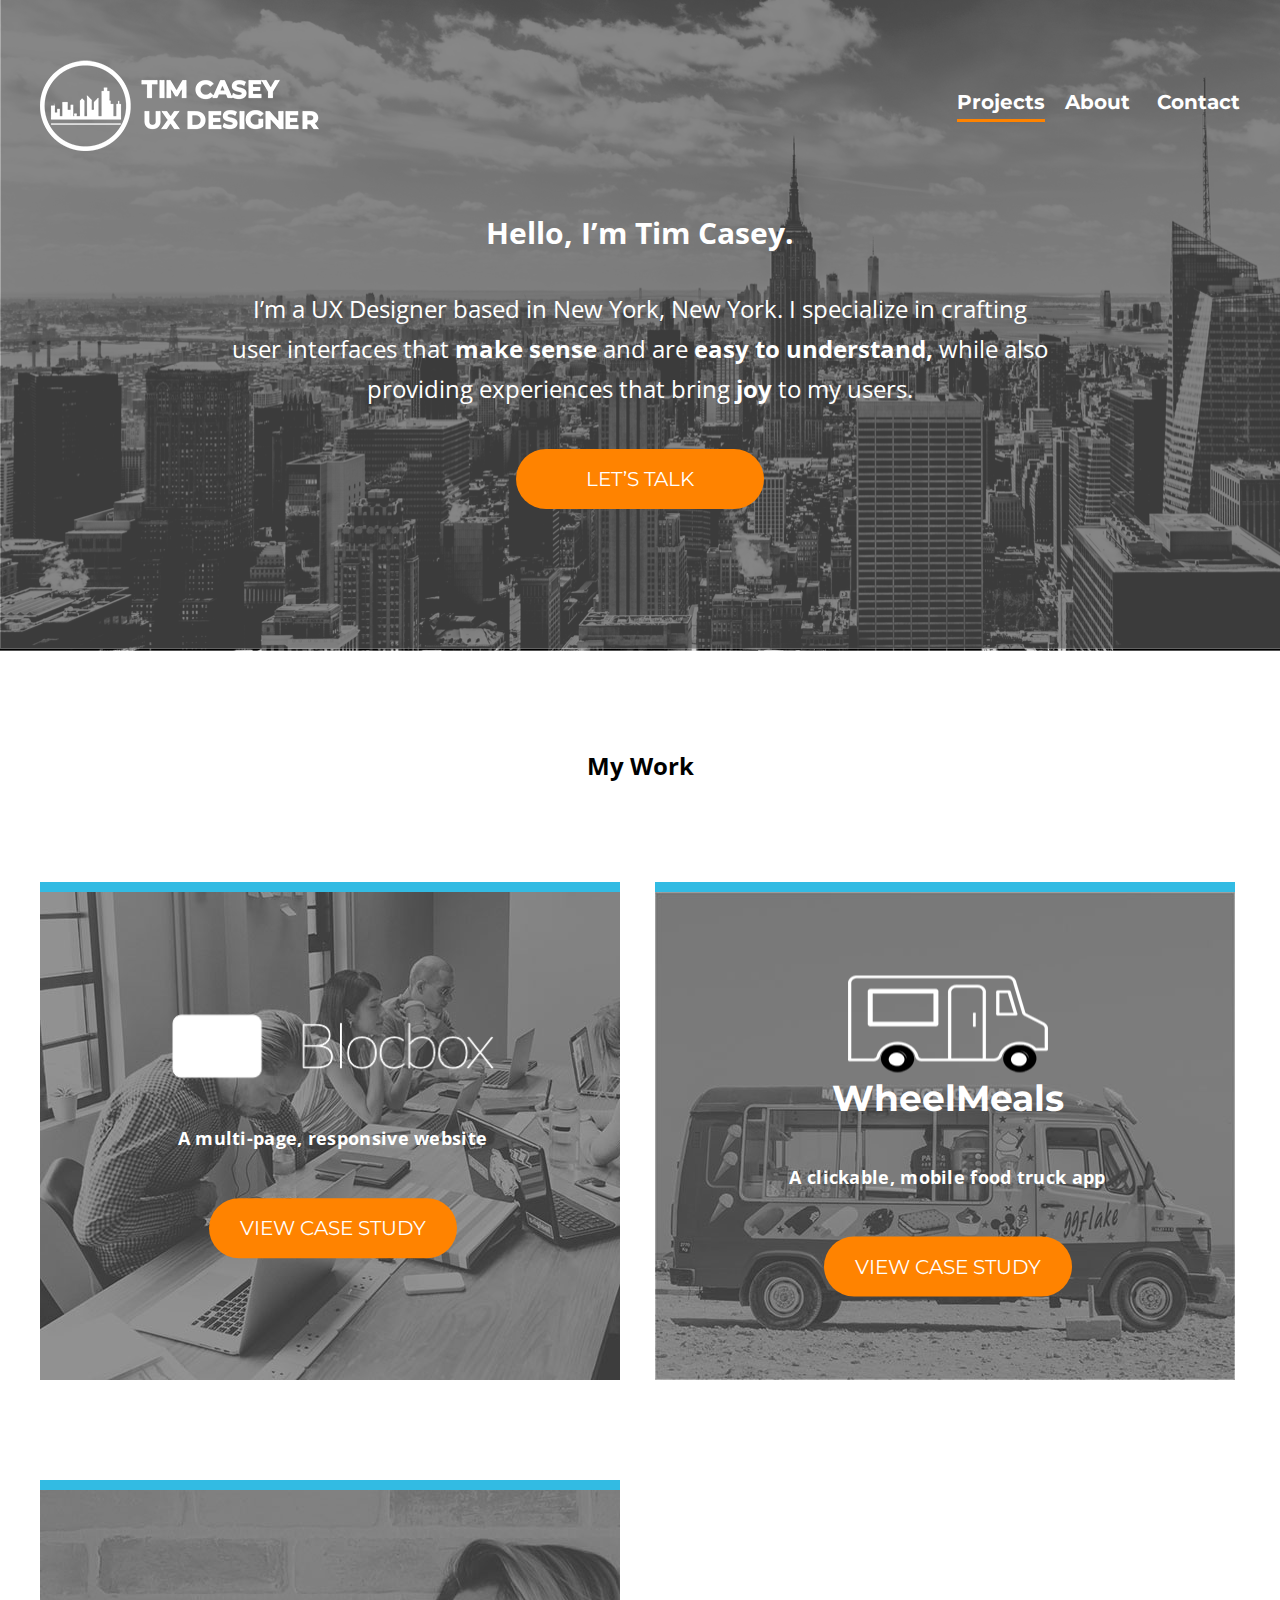
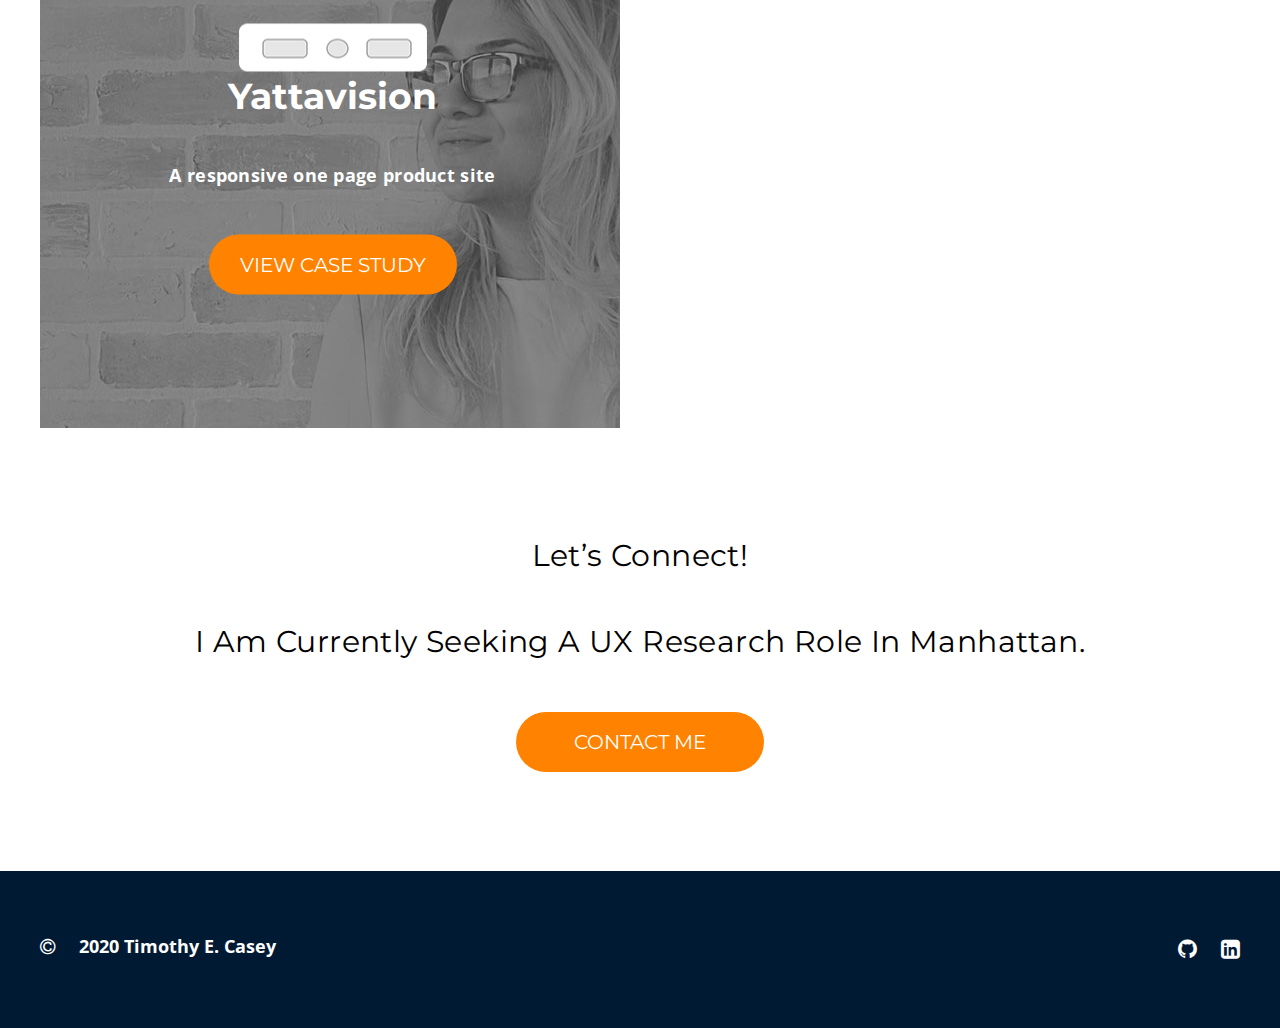
<file: index.html>
<!doctype html>
<html lang="zxx">
  <head>
    <!-- Global site tag (gtag.js) - Google Analytics -->
<script async src="https://www.googletagmanager.com/gtag/js?id=UA-127858614-1"></script>
<script>
  window.dataLayer = window.dataLayer || [];
  function gtag(){dataLayer.push(arguments);}
  gtag('js', new Date());

  gtag('config', 'UA-127858614-1');
</script>
    <meta charset="utf-8">
    <meta name="viewport" content="width=device-width, initial-scale=1, maximum-scale=1">
    <meta http-equiv="X-UA-Compatible" content="IE=edge">
    <meta name="format-detection" content="telephone=no">
    <title>Timothy E. Casey-UX Designer</title>
    <link rel="shortcut icon" type="image/x-icon" href="images/favicon.png">
      <link href="https://fonts.googleapis.com/css?family=Montserrat&display=swap" rel="stylesheet">
      <link href="https://fonts.googleapis.com/css?family=Open+Sans:300,300i,400,400i,600,600i,700,700i,800,800i&display=swap" rel="stylesheet">
   <link rel="stylesheet" href="https://cdnjs.cloudflare.com/ajax/libs/font-awesome/4.7.0/css/font-awesome.min.css">
    <link rel="stylesheet" href="css/style.css">
    <link rel="stylesheet" href="css/responsive.css">
  </head>
  <body>
    <div class="sidemenu"></div>
    <div class="wrapper">
      <!--banner block starts-->
        <div class="banner">
             <header class="hide">
            <div class="container">
                        <div class="container">
                        <div class="header-in main">
                            <div class="logo">
                                <a href="#"><img src="images/logo.png" width="279" height="92" alt="img"></a>
                            </div>
                            <div class="menu">
                                <span></span>
                                <span></span>
                                <span></span>
                            </div>
                            <nav>
                                <ul>
                                    <li class="active"><a href="#">Projects</a></li>
                                    <li><a href="about.html">About</a></li>
                                    <li><a href="contact.html">Contact</a></li>
                                </ul>
                            </nav>
                            <div class="clear"></div>
                        </div>
                        </div>
                </div>
                </header>
                <div class="banner-in">
                    <h1>Hello, I’m Tim Casey.</h1>
                    <h3>I’m a UX Designer based in New York, New York. I specialize in crafting<br> user interfaces that <span>make sense</span> and are <span>easy to understand,</span> while also<br> providing experiences that bring <span>joy </span>to my users. </h3>
                    <a href="mailto:timothy.e.casey@gmail.com"><button type="button" class="let">LET’S TALK</button></a>

            </div>
        </div>
      <!--banner block end-->
      <!--work block starts-->
      <div class="work">
          <div class="container">
              <div class="work-in">
                    <h3>My Work</h3>
                  <div class="blocbox">
                        <ul class="clearfix">
                            <li>
                                <div class="bloc-in">
                                    <figure>
                                        <img src="images/bloc-img1.jpg" width="580" height="488" alt="img">
                                    </figure>
                                    <div class="bloc-inner">
                                        <figure>
                                            <img src="images/Blocbox.png" width="322" height="63" alt="img">
                                        </figure>
                                        <h6>A multi-page, responsive website</h6>
                                        <a href="blocbox.html"><button type="button" class="let">VIEW CASE STUDY</button></a>
                                    </div>
                                </div>
                            </li>
                            <li>
                                <div class="bloc-in">
                                    <figure>
                                        <img src="images/bloc-img2.jpg" width="580" height="488" alt="img">
                                    </figure>
                                    <div class="bloc-inner">
                                        <figure class="vn">
                                            <img src="images/van.png" width="200" height="98" alt="img" >
                                        </figure>
										<h2>WheelMeals</h2>
                                        <h6 class="click">A clickable, mobile food truck app</h6>
                                        <a href="wheelmeals.html"><button type="button" class="let">VIEW CASE STUDY</button></a>
                                    </div>
                                </div>
                            </li>
                            <li>
                                <div class="bloc-in">
                                    <figure>
                                        <img src="images/bloc-img3.jpg" width="580" height="538" alt="img">
                                    </figure>
                                    <div class="bloc-inner">
                                        <figure>
                                            <img src="images/Yattavision.png" width="188" height="48" alt="img">
                                        </figure>
                                        <h2>Yattavision</h2>
                                        <h6>A responsive one page product site</h6>
                                        <a href="yattavision.html"><button type="button" class="let">VIEW CASE STUDY</button></a>
                                    </div>
                                </div>
                            </li>
                      </ul>
                      <h2>Let’s Connect! </h2>
                      <h2>I Am Currently Seeking A UX Research Role In Manhattan. </h2>
                      <a href="mailto:timothy.e.casey@gmail.com"><button type="button" class="let">CONTACT ME</button></a>
                  </div>
              </div>
          </div>
      </div>
      <!--work block end-->
      <!--footer starts-->
      <footer>
        <div class="container">
            <div class="footer-in">
                <p><span><i class="fa fa-copyright" aria-hidden="true"></i></span>2020 Timothy E. Casey</p>
				<ul class="clearfix">
					<li><a href="https://github.com/tcas2162" target="_blank"><i class="fa fa-github" aria-hidden="true"></i></a></li>
					<li><a href="https://www.linkedin.com/in/timothyecasey/" target="_blank" class="git"><i class="fa fa-linkedin-square" aria-hidden="true"></i></a></li>
				</ul>
                <div class="clear"></div>
            </div>
          </div>
      </footer>
        </div>
      <!--footer end-->
    <script src="https://ajax.googleapis.com/ajax/libs/jquery/3.3.1/jquery.min.js"></script>
<script>
          $(document).ready(function(){
      $('nav').clone().appendTo('.sidemenu');

           //menu-left-right
           $('.menu').click(function(e){

          $('body').toggleClass('open-menu');


      })
    });
</script>
	    <script>

    $(document).ready(function () {

			$(window).scroll(function(e){
//
//			if($(window).scrollTop() > 0)
//			{
//				$('body').addClass('move-sticky-up');
//				}
//			else
//			{
//				$('body').removeClass('move-sticky-up');
//			}

			if($(window).scrollTop() > 0)
			{
				$('body').addClass('sticky');
				}
				else{
					$('body').removeClass('sticky');
					}

			})

	});
    </script>
  </body>
</html>
</file>
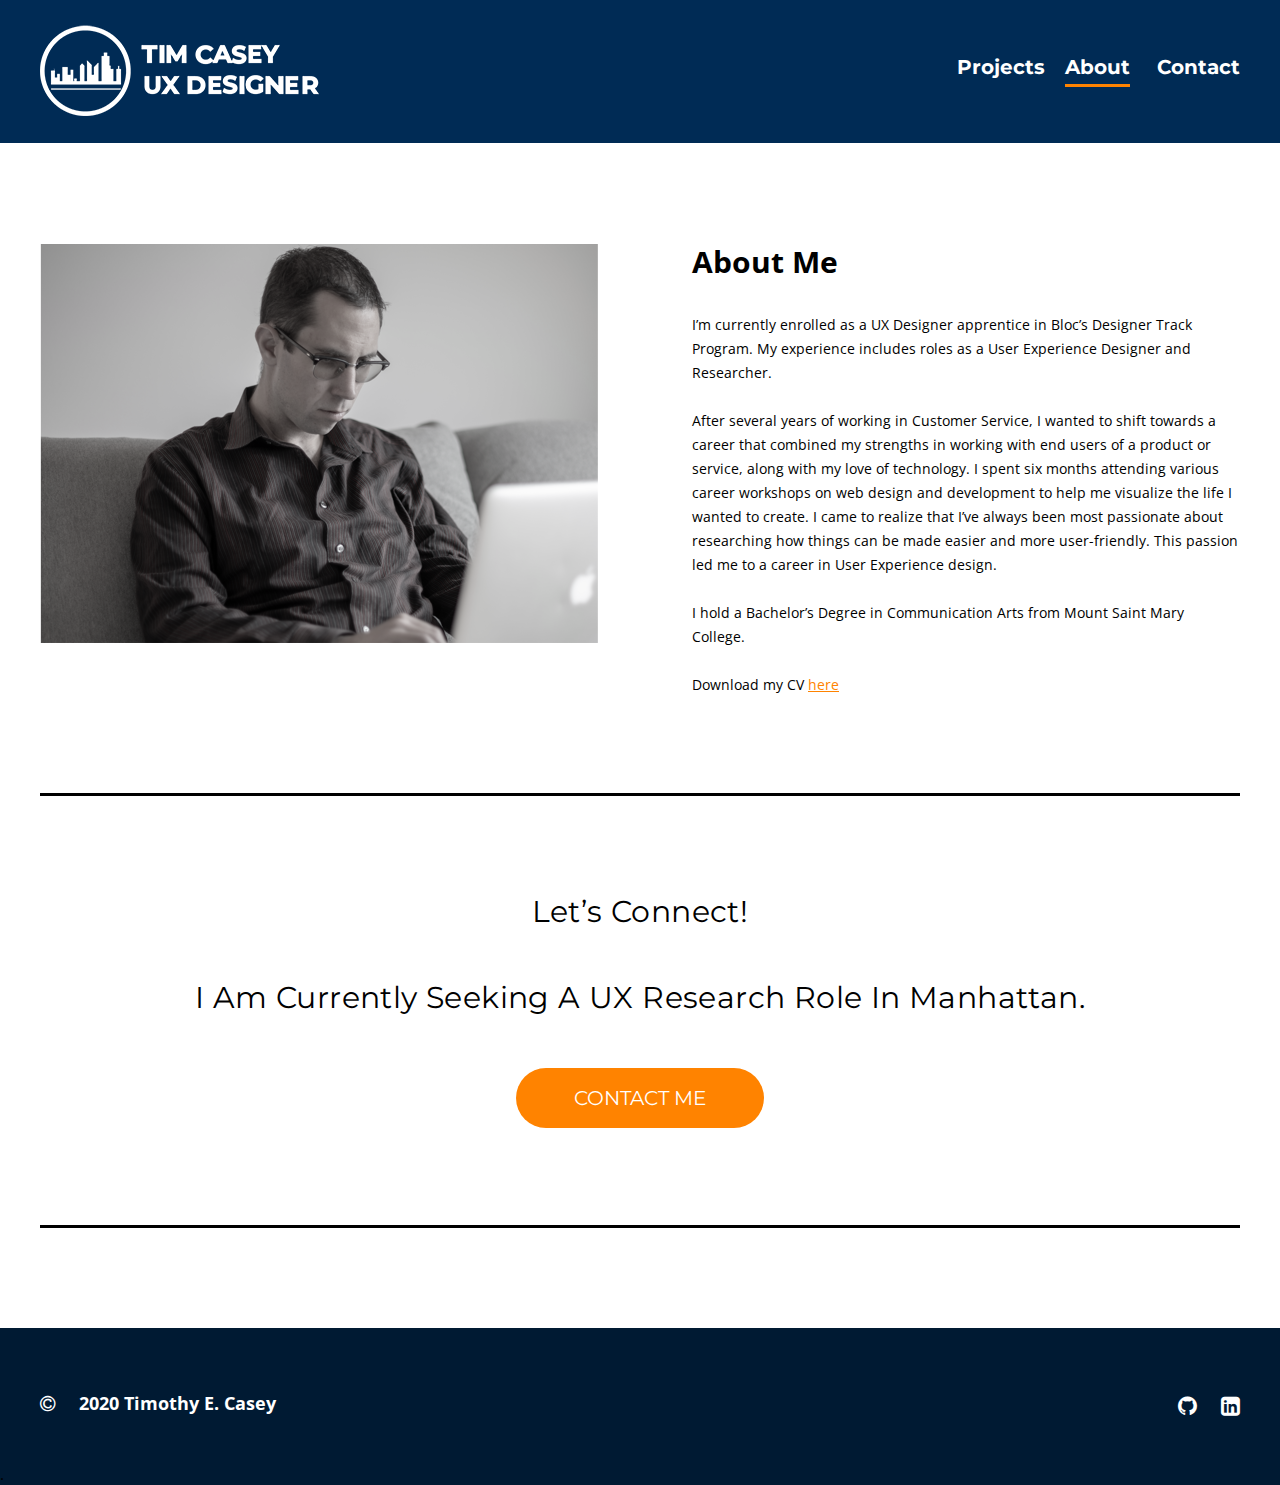
<file: about.html>
<!doctype html>
<html lang="zxx">
  <head>
<!-- Global site tag (gtag.js) - Google Analytics -->
<script async src="https://www.googletagmanager.com/gtag/js?id=UA-127858614-1"></script>
<script>
  window.dataLayer = window.dataLayer || [];
  function gtag(){dataLayer.push(arguments);}
  gtag('js', new Date());

  gtag('config', 'UA-127858614-1');
</script>
    <meta charset="utf-8">
    <meta name="viewport" content="width=device-width, initial-scale=1, maximum-scale=1">
    <meta http-equiv="X-UA-Compatible" content="IE=edge">
    <meta name="format-detection" content="telephone=no">
    <title>Timothy E. Casey-UX Designer</title>
    <link rel="shortcut icon" type="image/x-icon" href="images/favicon.png">
      <link href="https://fonts.googleapis.com/css?family=Montserrat&display=swap" rel="stylesheet">
      <link href="https://fonts.googleapis.com/css?family=Open+Sans:300,300i,400,400i,600,600i,700,700i,800,800i&display=swap" rel="stylesheet">
   <link rel="stylesheet" href="https://cdnjs.cloudflare.com/ajax/libs/font-awesome/4.7.0/css/font-awesome.min.css">
    <link rel="stylesheet" href="css/style.css">
    <link rel="stylesheet" href="css/responsive.css">
  </head>
  <body>
    <div class="sidemenu"></div>
    <div class="wrapper">
      <!--banner block starts-->
                <header>
                        <div class="container">
                        <div class="header-in">
                            <div class="logo">
                                <a href="index.html"><img src="images/logo.png" width="279" height="92" alt="img"></a>
                            </div>
                            <div class="menu">
                                <span></span>
                                <span></span>
                                <span></span>
                            </div>
                            <nav>
                                <ul>
                                    <li><a href="index.html">Projects</a></li>
                                    <li class="active"><a href="#">About</a></li>
                                    <li><a href="contact.html">Contact</a></li>
                                </ul>
                            </nav>
                            <div class="clear"></div>
                        </div>
                        </div>
                </header>
      <!--banner block end-->
      <!--about block starts-->
      <div class="about">
            <div class="container">
                <div class="about-in">
                    <div class="about-left">
                        <figure>
                            <img src="images/man.png" width="558" height="400" alt="man">
                        </figure>
                    </div>
                    <div class="about-right">
                        <h2>About Me</h2>
                        <p>I’m currently enrolled as a UX Designer apprentice in Bloc’s Designer Track Program. My experience includes roles as a User Experience Designer and Researcher.</p>
                        <p>After several years of working in Customer Service, I wanted to shift towards a career that combined my strengths in working with end users of a product or service, along with my love of technology. I spent six months attending various career workshops on web design and development to help me visualize the life I wanted to create. I came to realize that I’ve always been most passionate about researching how things can be made easier and more user-friendly. This passion led me to a career in User Experience design.</p>
                        <p>I hold a Bachelor’s Degree in Communication Arts from Mount Saint Mary College.</p>
                        <p>Download my CV <a href="https://drive.google.com/open?id=1ZBr4LvWGMg4ioyKaxoZxOeQ8Uh-b7ou_" target="_blank">here</a></p>
                    </div>
                    <div class="clear"></div>
                </div>
                <div class="connect-main">
                <div class="connect">
                    <h2>Let’s Connect! </h2>
                    <h2>I Am Currently Seeking A UX Research Role In Manhattan.  </h2>
                     <a href="mailto:timothy.e.casey@gmail.com"><button type="button" class="let">CONTACT ME</button></a>
                </div>
                </div>
          </div>
        </div>
      <!--about block end-->
      <!--footer starts-->
      <footer class="abt">
        <div class="container">
            <div class="footer-in">
                <p><span><i class="fa fa-copyright" aria-hidden="true"></i></span>2020 Timothy E. Casey</p>
                <ul class="clearfix">
					<li><a href="https://github.com/tcas2162" target="_blank"><i class="fa fa-github" aria-hidden="true"></i></a></li>
					<li><a href="https://www.linkedin.com/in/timothyecasey/" target="_blank" class="git"><i class="fa fa-linkedin-square" aria-hidden="true"></i></a></li>
				</ul>
                <div class="clear"></div>
            </div>
          </div>
      </footer>
      </div>
      <!--footer end-->
    <script src="https://ajax.googleapis.com/ajax/libs/jquery/3.3.1/jquery.min.js"></script>
      <script>
          $(document).ready(function(){
      $('nav').clone().appendTo('.sidemenu');

           //menu-left-right
           $('.menu').click(function(e){

          $('body').toggleClass('open-menu');


      })
    });
</script>.
	  <script>

    $(document).ready(function () {

			$(window).scroll(function(e){

//			if($(window).scrollTop() > 0)
//			{
//				$('body').addClass('move-sticky-up');
//				}
//			else
//			{
//				$('body').removeClass('move-sticky-up');
//			}

			if($(window).scrollTop() > 0)
			{
				$('body').addClass('sticky');
				}
				else{
					$('body').removeClass('sticky');
					}

			})

	});
    </script>
  </body>
</html>
</file>
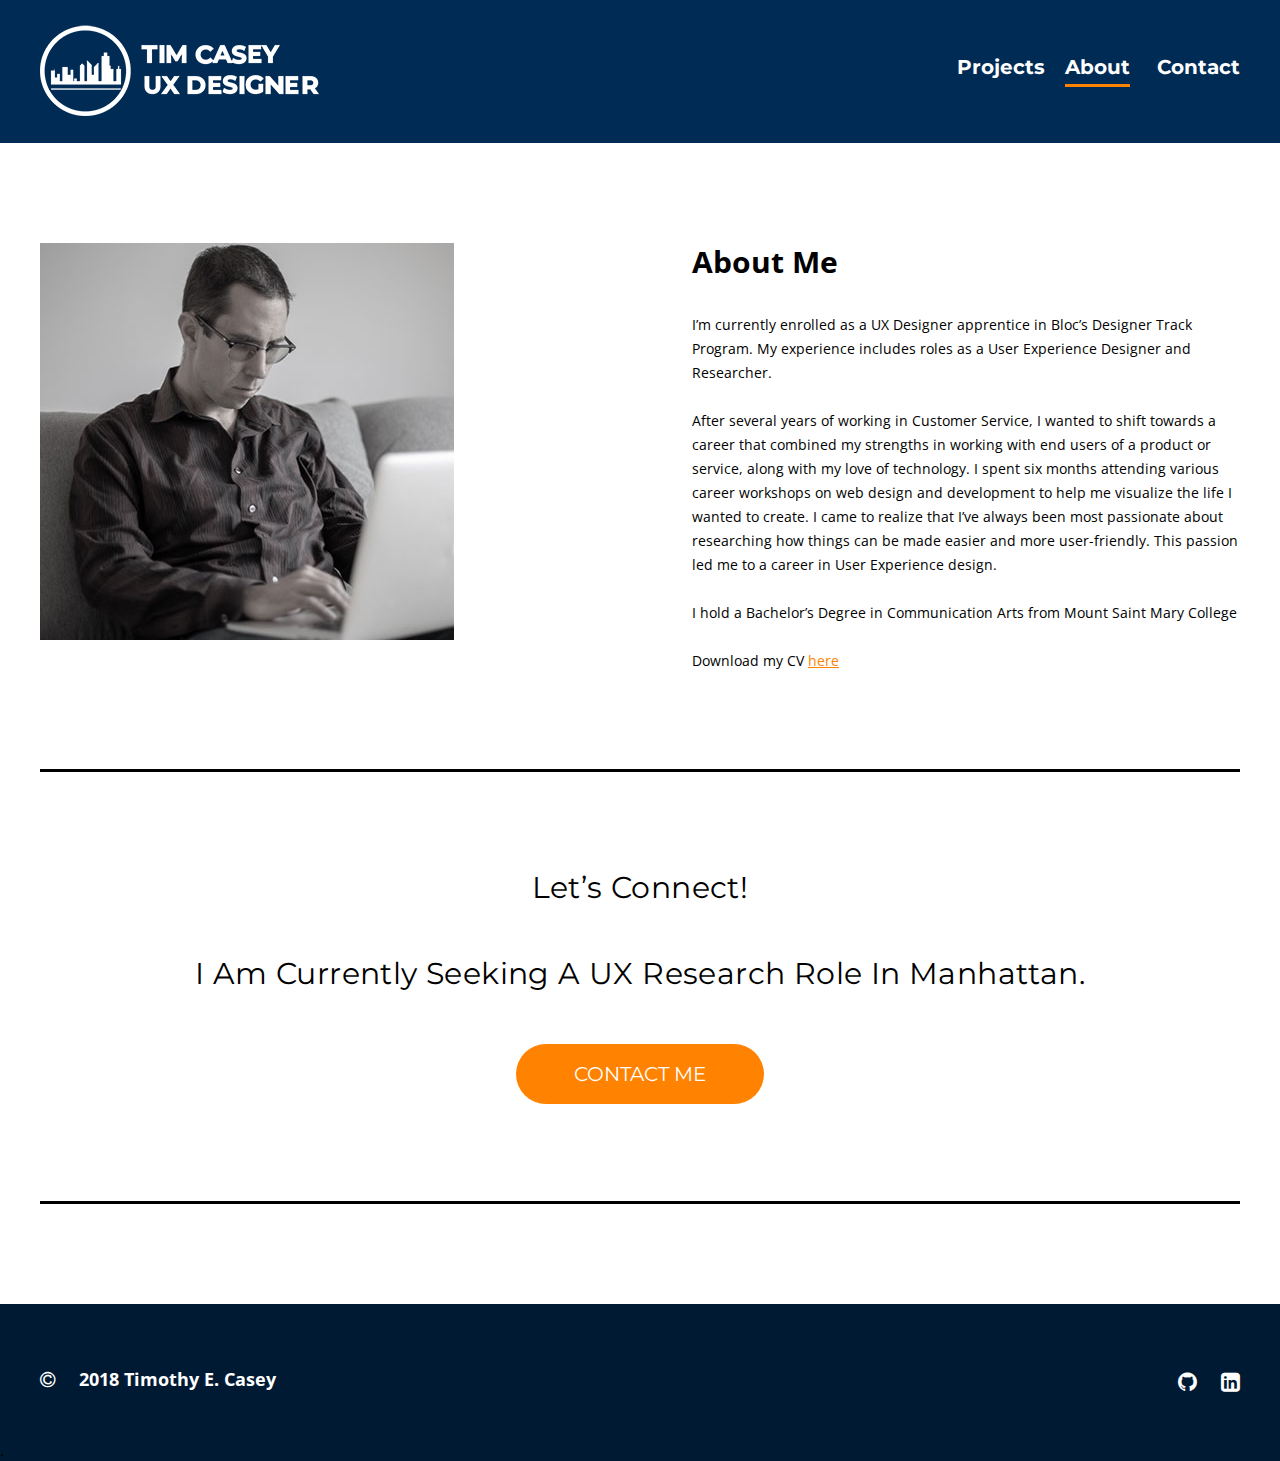
<file: AboutBlue.html>
<!doctype html>
<html lang="zxx">
  <head>
    <meta charset="utf-8">
    <meta name="viewport" content="width=device-width, initial-scale=1, maximum-scale=1">
    <meta http-equiv="X-UA-Compatible" content="IE=edge">
    <meta name="format-detection" content="telephone=no">
    <title>Updateddesign of order : 66734</title>
    <link rel="shortcut icon" type="image/x-icon" href="images/favicon.png">
      <link href="https://fonts.googleapis.com/css?family=Montserrat&display=swap" rel="stylesheet">
      <link href="https://fonts.googleapis.com/css?family=Open+Sans:300,300i,400,400i,600,600i,700,700i,800,800i&display=swap" rel="stylesheet">
   <link rel="stylesheet" href="https://cdnjs.cloudflare.com/ajax/libs/font-awesome/4.7.0/css/font-awesome.min.css">
    <link rel="stylesheet" href="css/style.css">
    <link rel="stylesheet" href="css/responsive.css">
  </head>
  <body>
    <div class="sidemenu"></div>
    <div class="wrapper">
      <!--banner block starts-->
                <header>
                        <div class="container">
                        <div class="header-in">
                            <div class="logo">
                                <a href="#"><img src="images/logo.png" width="279" height="92" alt="img"></a>
                            </div>
                            <div class="menu">
                                <span></span>
                                <span></span>
                                <span></span>
                            </div>
                            <nav>
                                <ul>
                                    <li><a href="#">Projects</a></li>
                                    <li class="active"><a href="#">About</a></li>
                                    <li><a href="#">Contact</a></li>
                                </ul>
                            </nav>
                            <div class="clear"></div>
                        </div>
                        </div>
                </header>
      <!--banner block end-->
      <!--about block starts-->
      <div class="about">
            <div class="container">
                <div class="about-in">
                    <div class="about-left">
                        <figure>
                            <img src="images/man.jpg" width="414" height="397" alt="man">
                        </figure>
                    </div>
                    <div class="about-right">
                        <h2>About Me</h2>
                        <p>I’m currently enrolled as a UX Designer apprentice in Bloc’s Designer Track Program. My experience includes roles as a User Experience Designer and Researcher.</p>
                        <p>After several years of working in Customer Service, I wanted to shift towards a career that combined my strengths in working with end users of a product or service, along with my love of technology. I spent six months attending various career workshops on web design and development to help me visualize the life I wanted to create. I came to realize that I’ve always been most passionate about researching how things can be made easier and more user-friendly. This passion led me to a career in User Experience design.</p>
                        <p>I hold a Bachelor’s Degree in Communication Arts from Mount Saint Mary College</p>
                        <p>Download my CV <a href="#">here</a></p>
                    </div>
                    <div class="clear"></div>
                </div>
                <div class="connect-main">
                <div class="connect">
                    <h2>Let’s Connect! </h2>
                    <h2>I Am Currently Seeking A UX Research Role In Manhattan.  </h2>
                    <button type="button" class="let">CONTACT ME</button>
                </div>
                </div>
          </div>
        </div>
      <!--about block end-->
      <!--footer starts-->
      <footer class="abt">
        <div class="container">
            <div class="footer-in">
                <p><span><i class="fa fa-copyright" aria-hidden="true"></i></span>2018 Timothy E. Casey</p>
                <ul class="clearfix">
					<li><a href="#"><i class="fa fa-github" aria-hidden="true"></i></a></li>
					<li><a href="#" class="git"><i class="fa fa-linkedin-square" aria-hidden="true"></i></a></li>
				</ul>
                <div class="clear"></div>
            </div>
          </div>
      </footer>
      </div>
      <!--footer end-->
    <script src="https://ajax.googleapis.com/ajax/libs/jquery/3.3.1/jquery.min.js"></script>
      <script>
          $(document).ready(function(){
      $('nav').clone().appendTo('.sidemenu');
         
           //menu-left-right
           $('.menu').click(function(e){
           
          $('body').toggleClass('open-menu');
         
         
      })
    });
</script>.
	  <script>
        
    $(document).ready(function () {
			
			$(window).scroll(function(e){
				
			if($(window).scrollTop() > 0)
			{
				$('body').addClass('move-sticky-up');						
				}
			else
			{	
				$('body').removeClass('move-sticky-up');
			}	
			
			if($(window).scrollTop() > 0)
			{
				$('body').addClass('sticky');						
				}
				else{
					$('body').removeClass('sticky');	
					}
			
			})        

	});
    </script>
  </body>
</html>
</file>
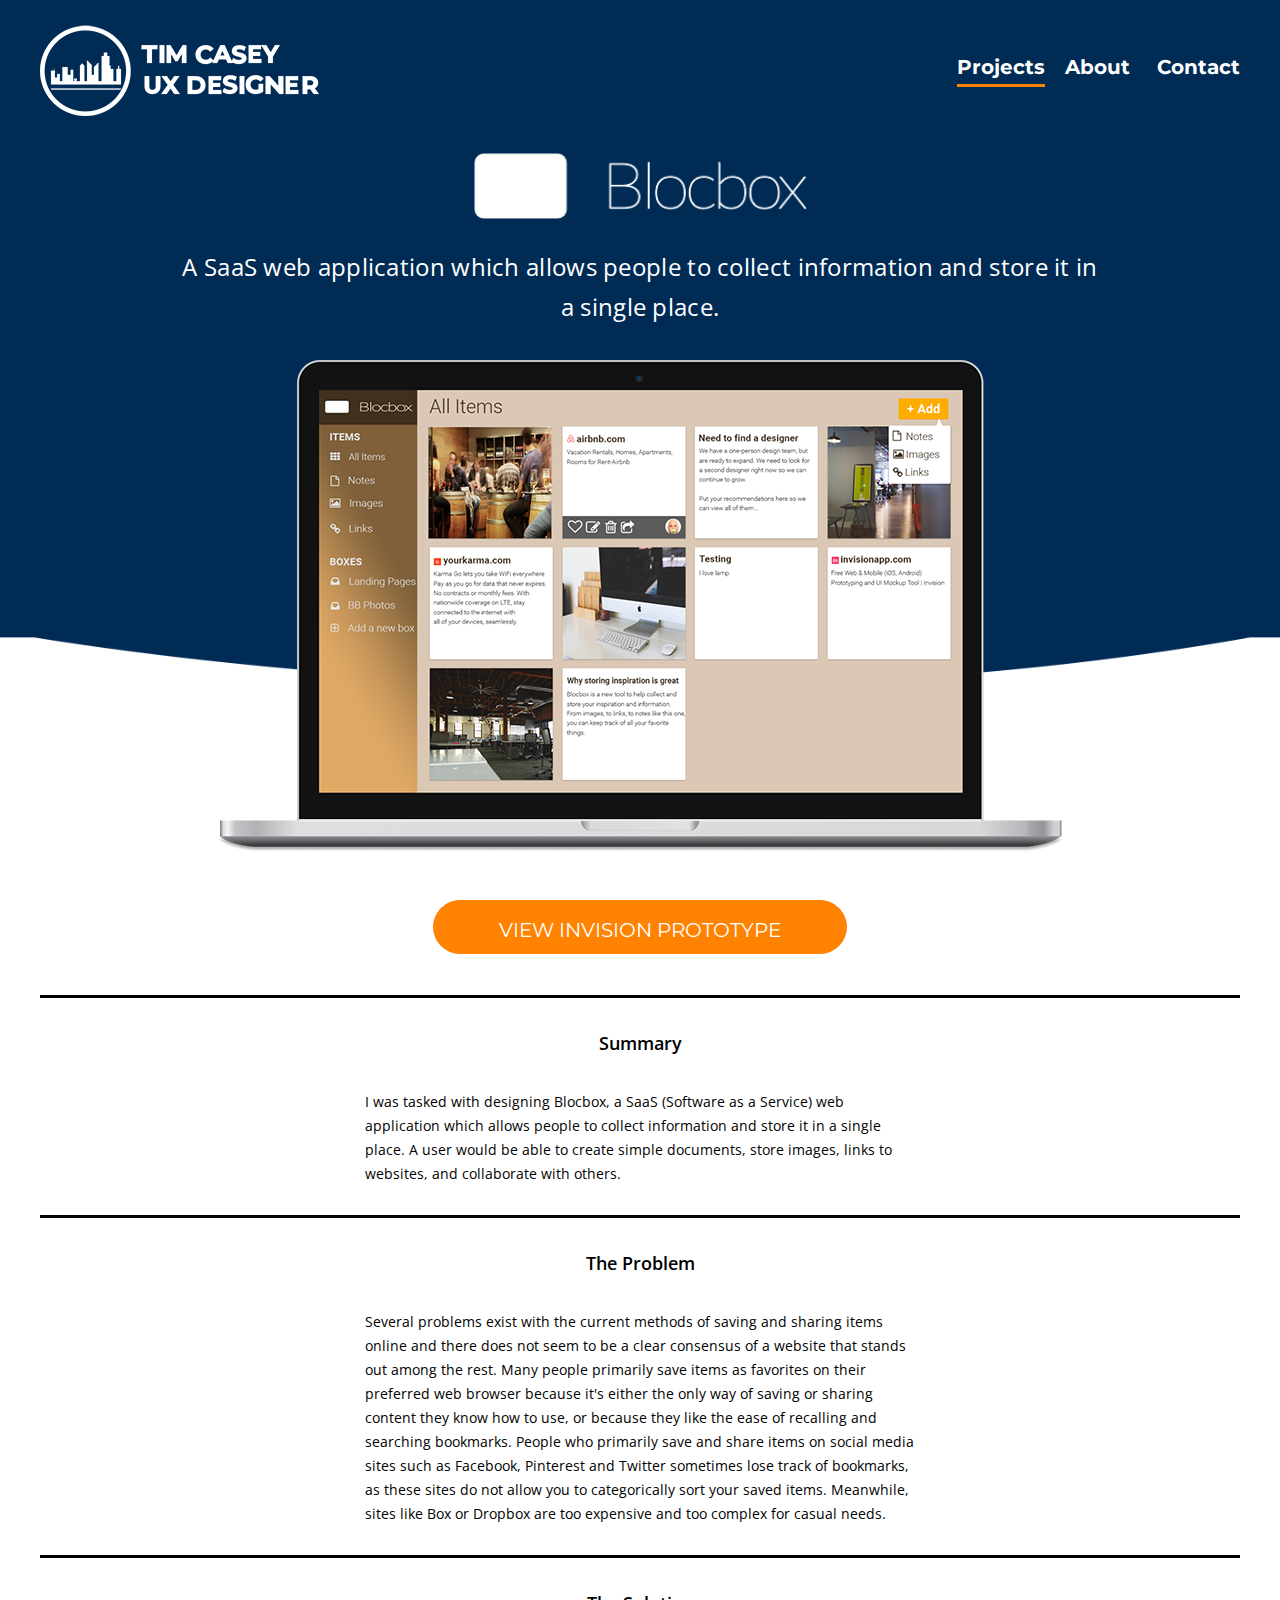
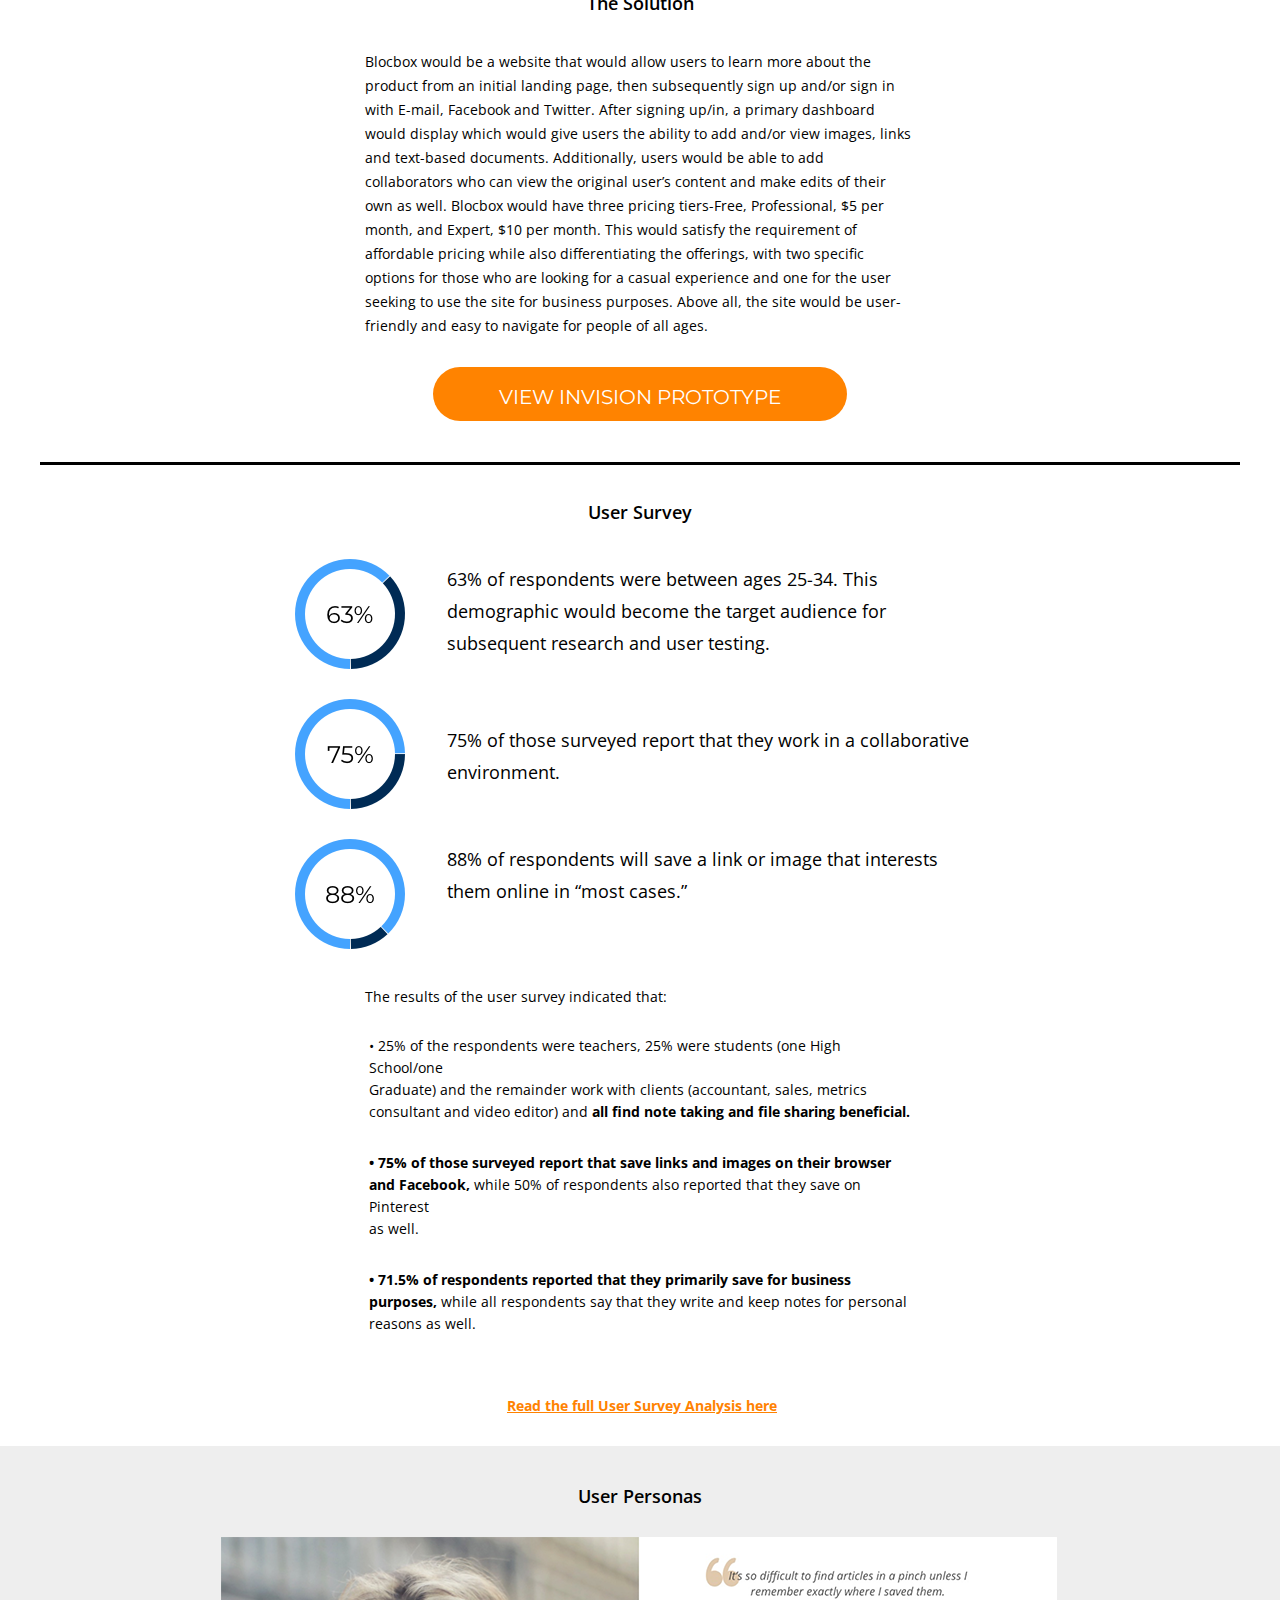
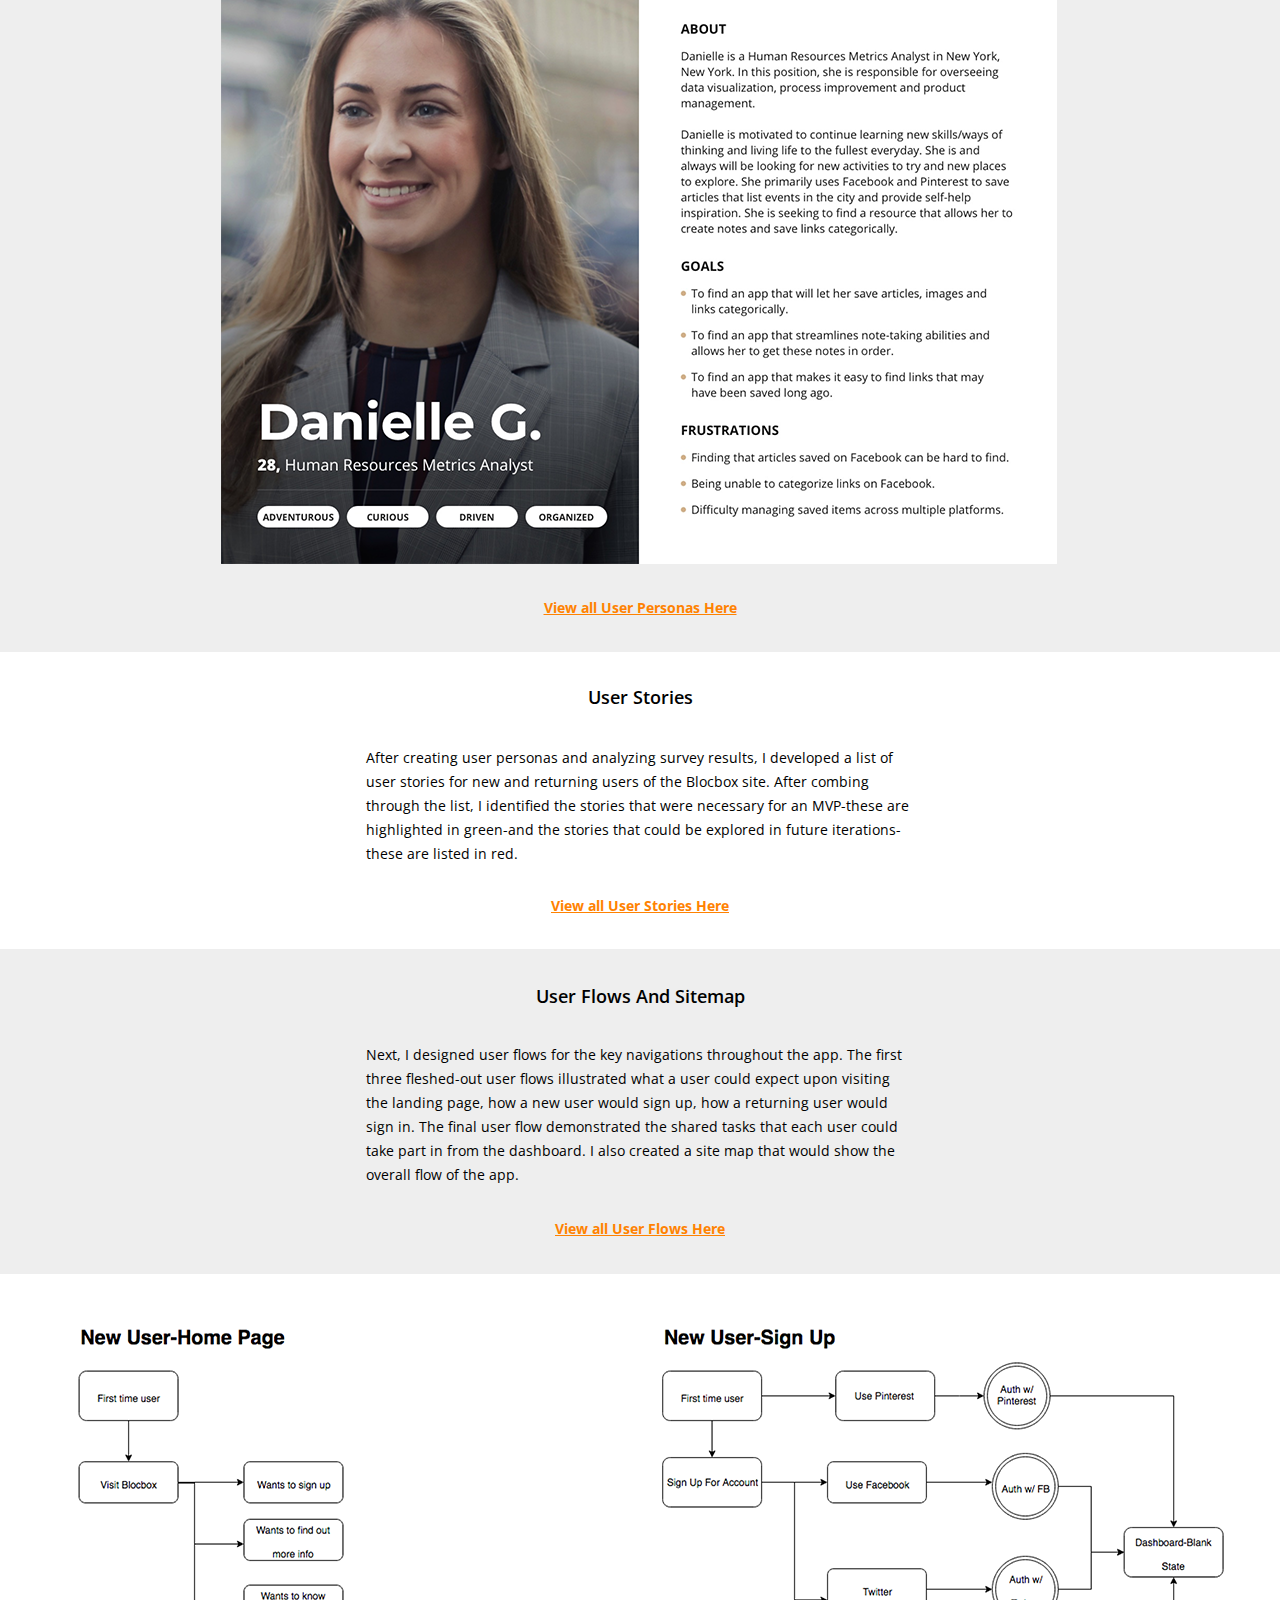
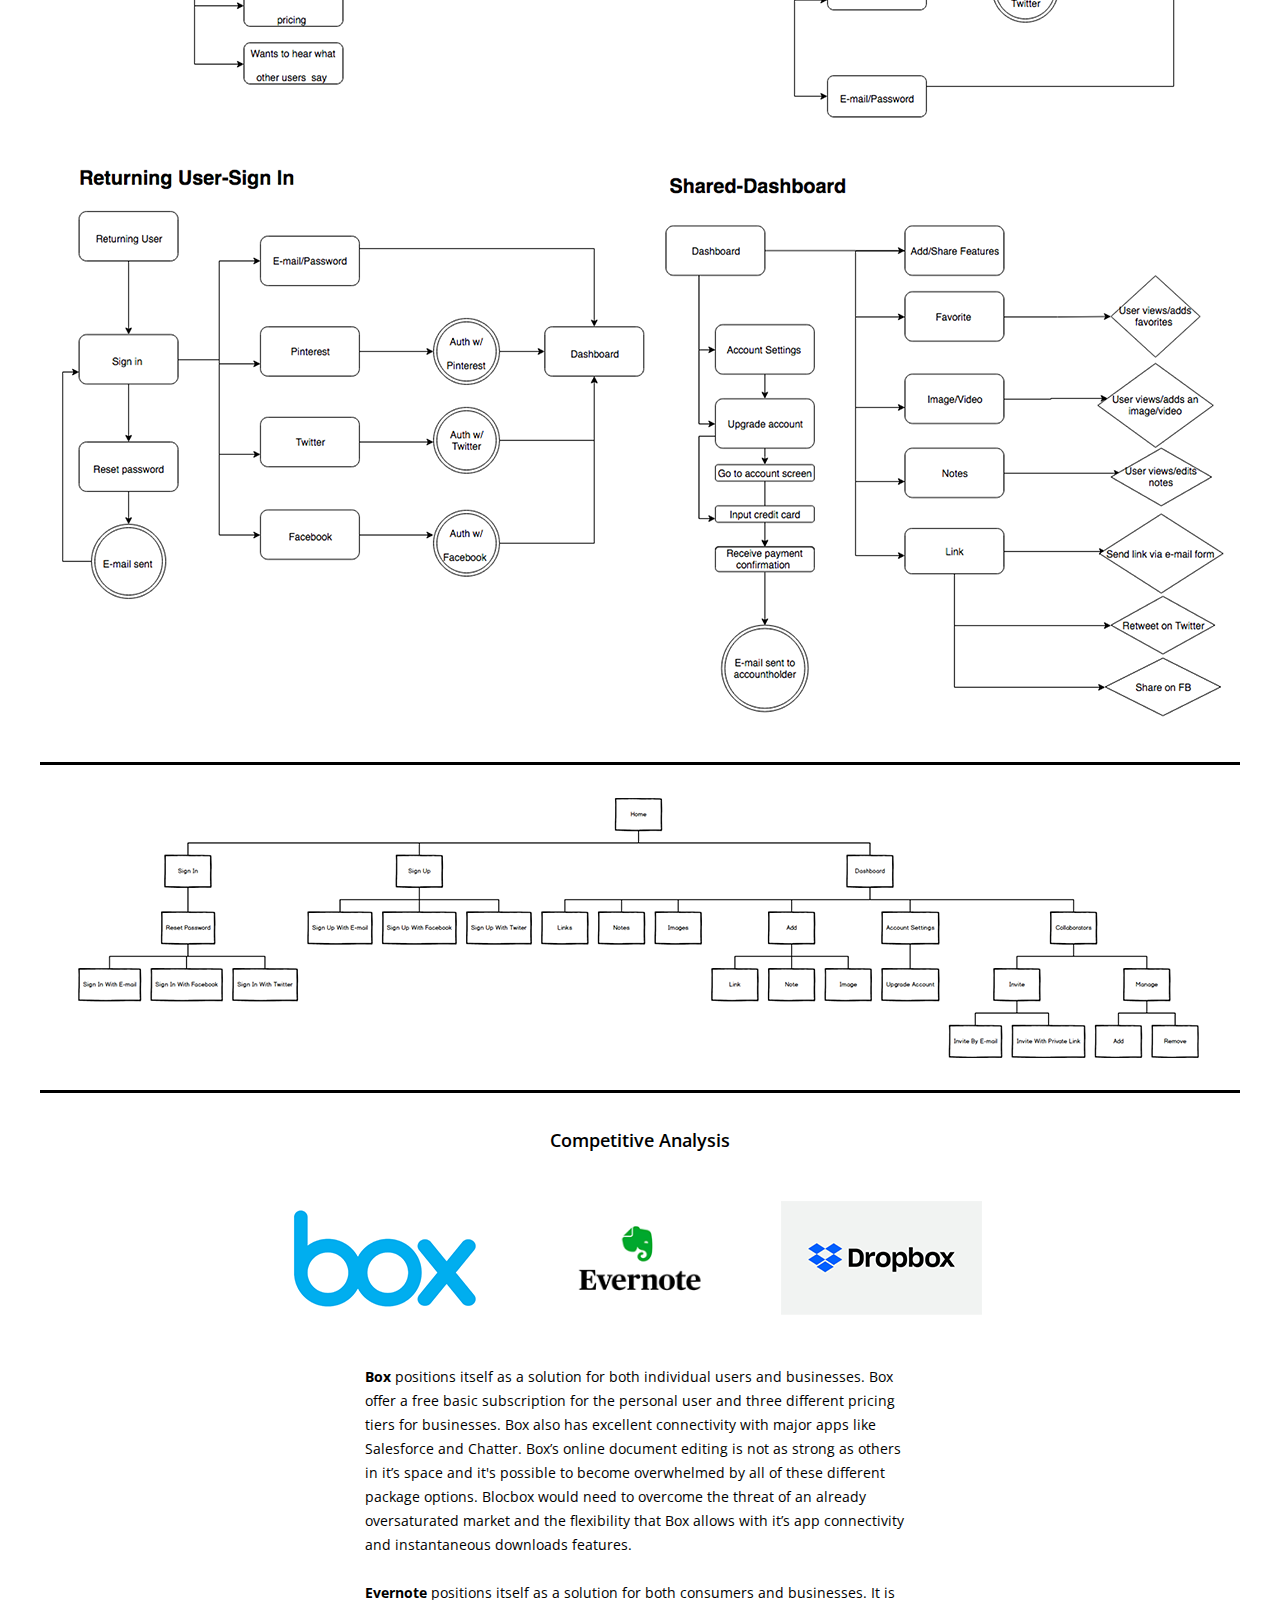
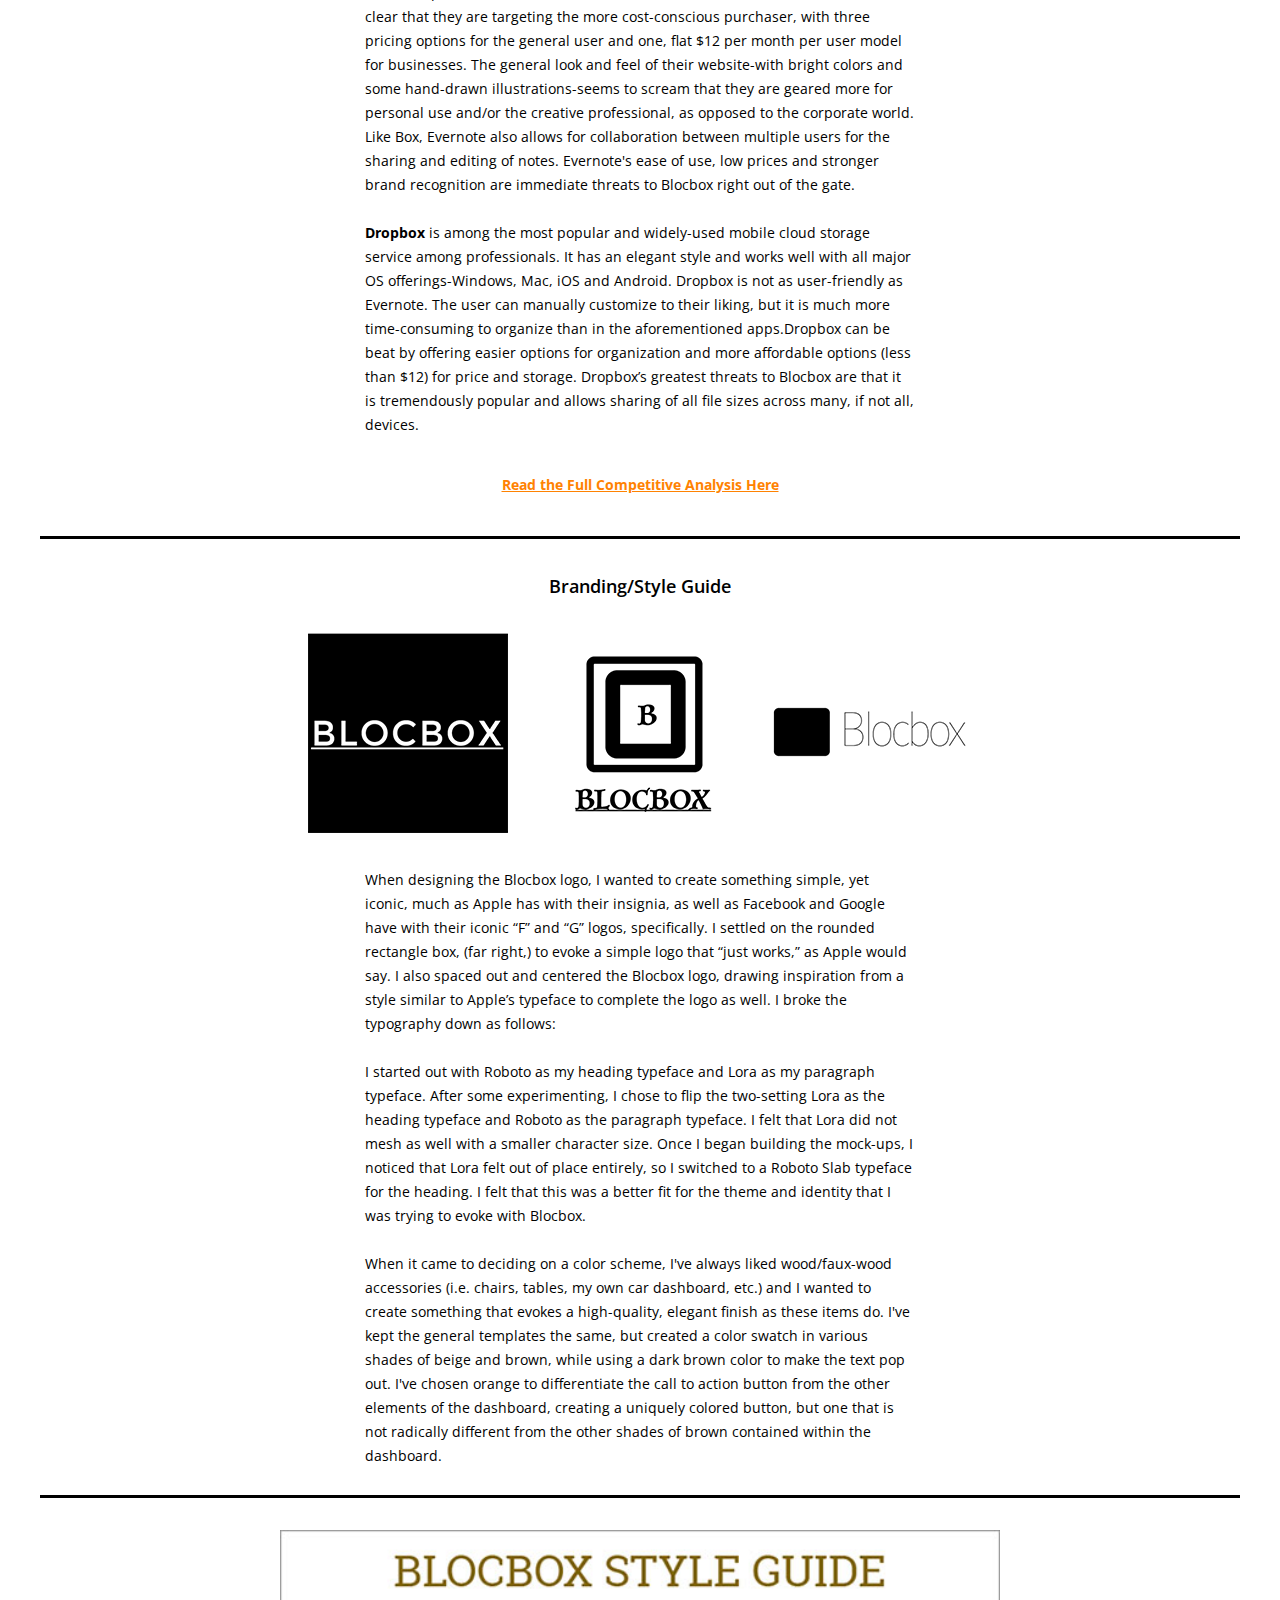
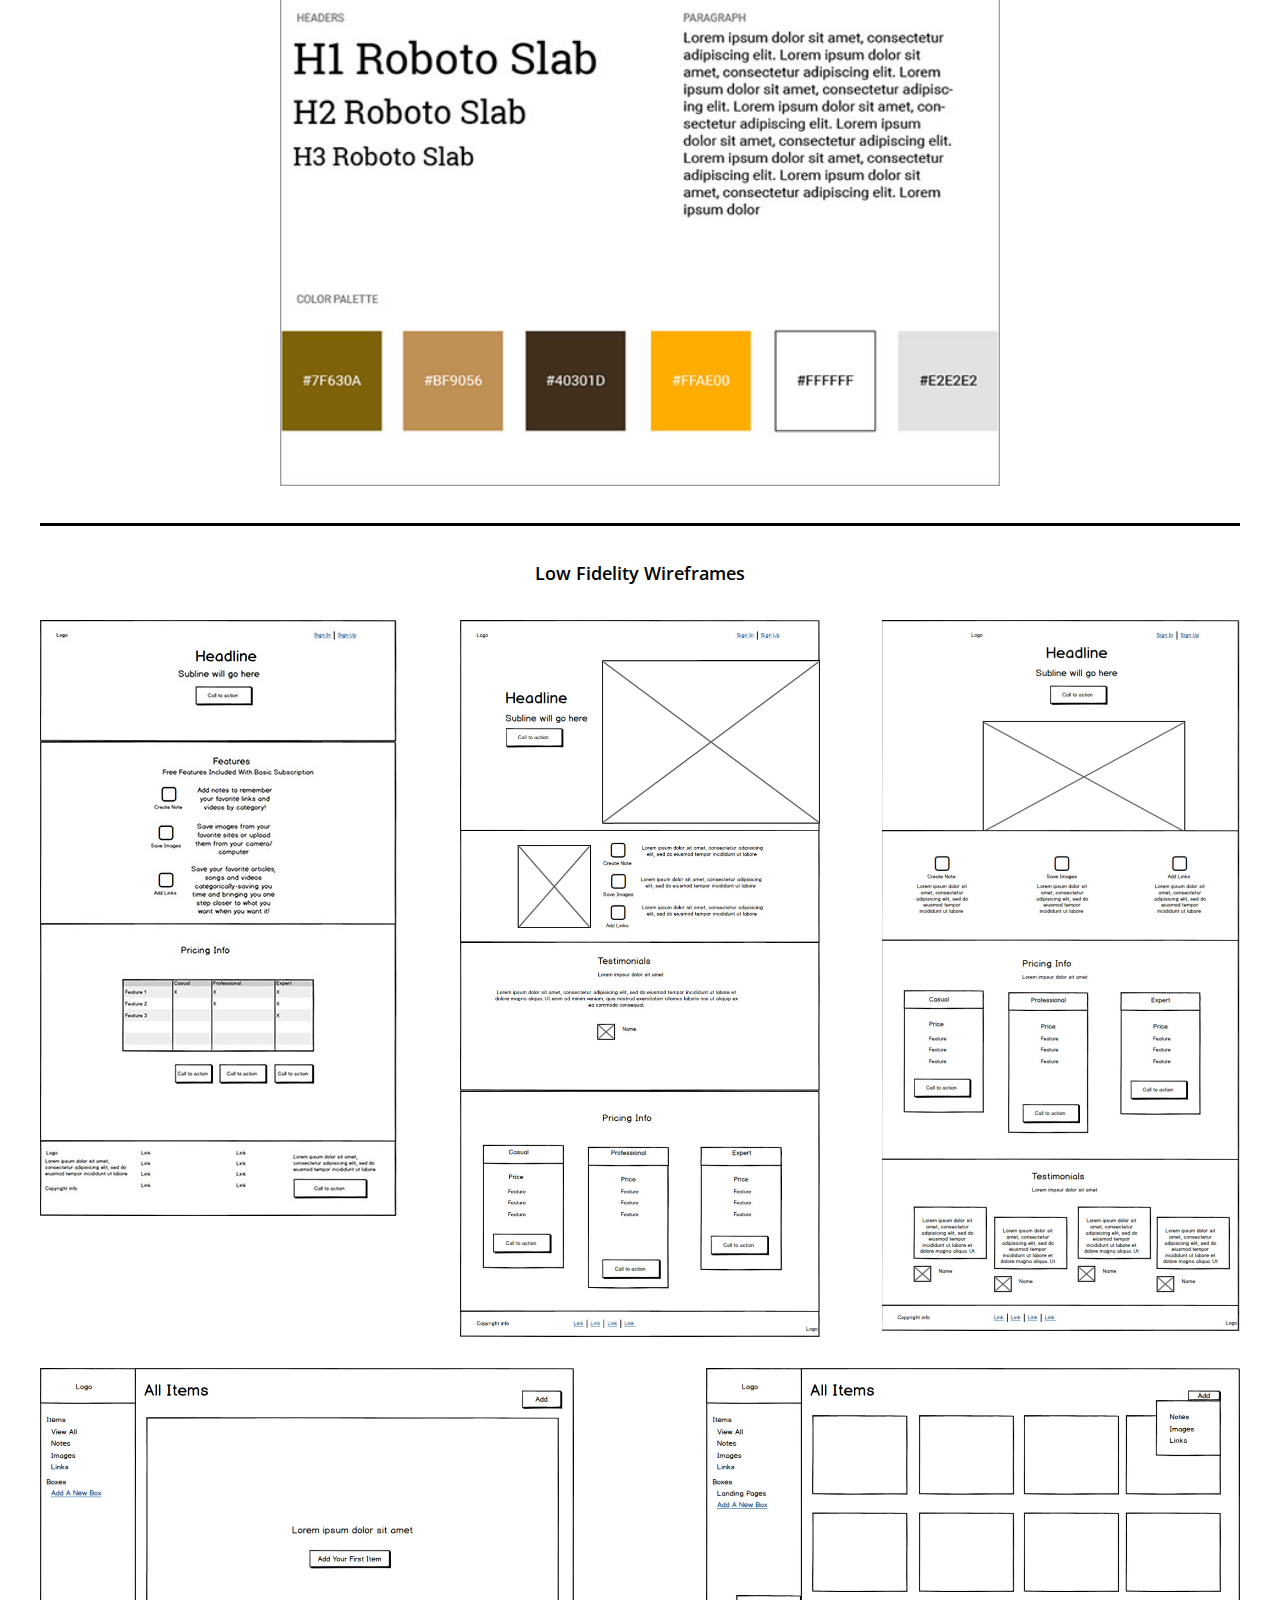
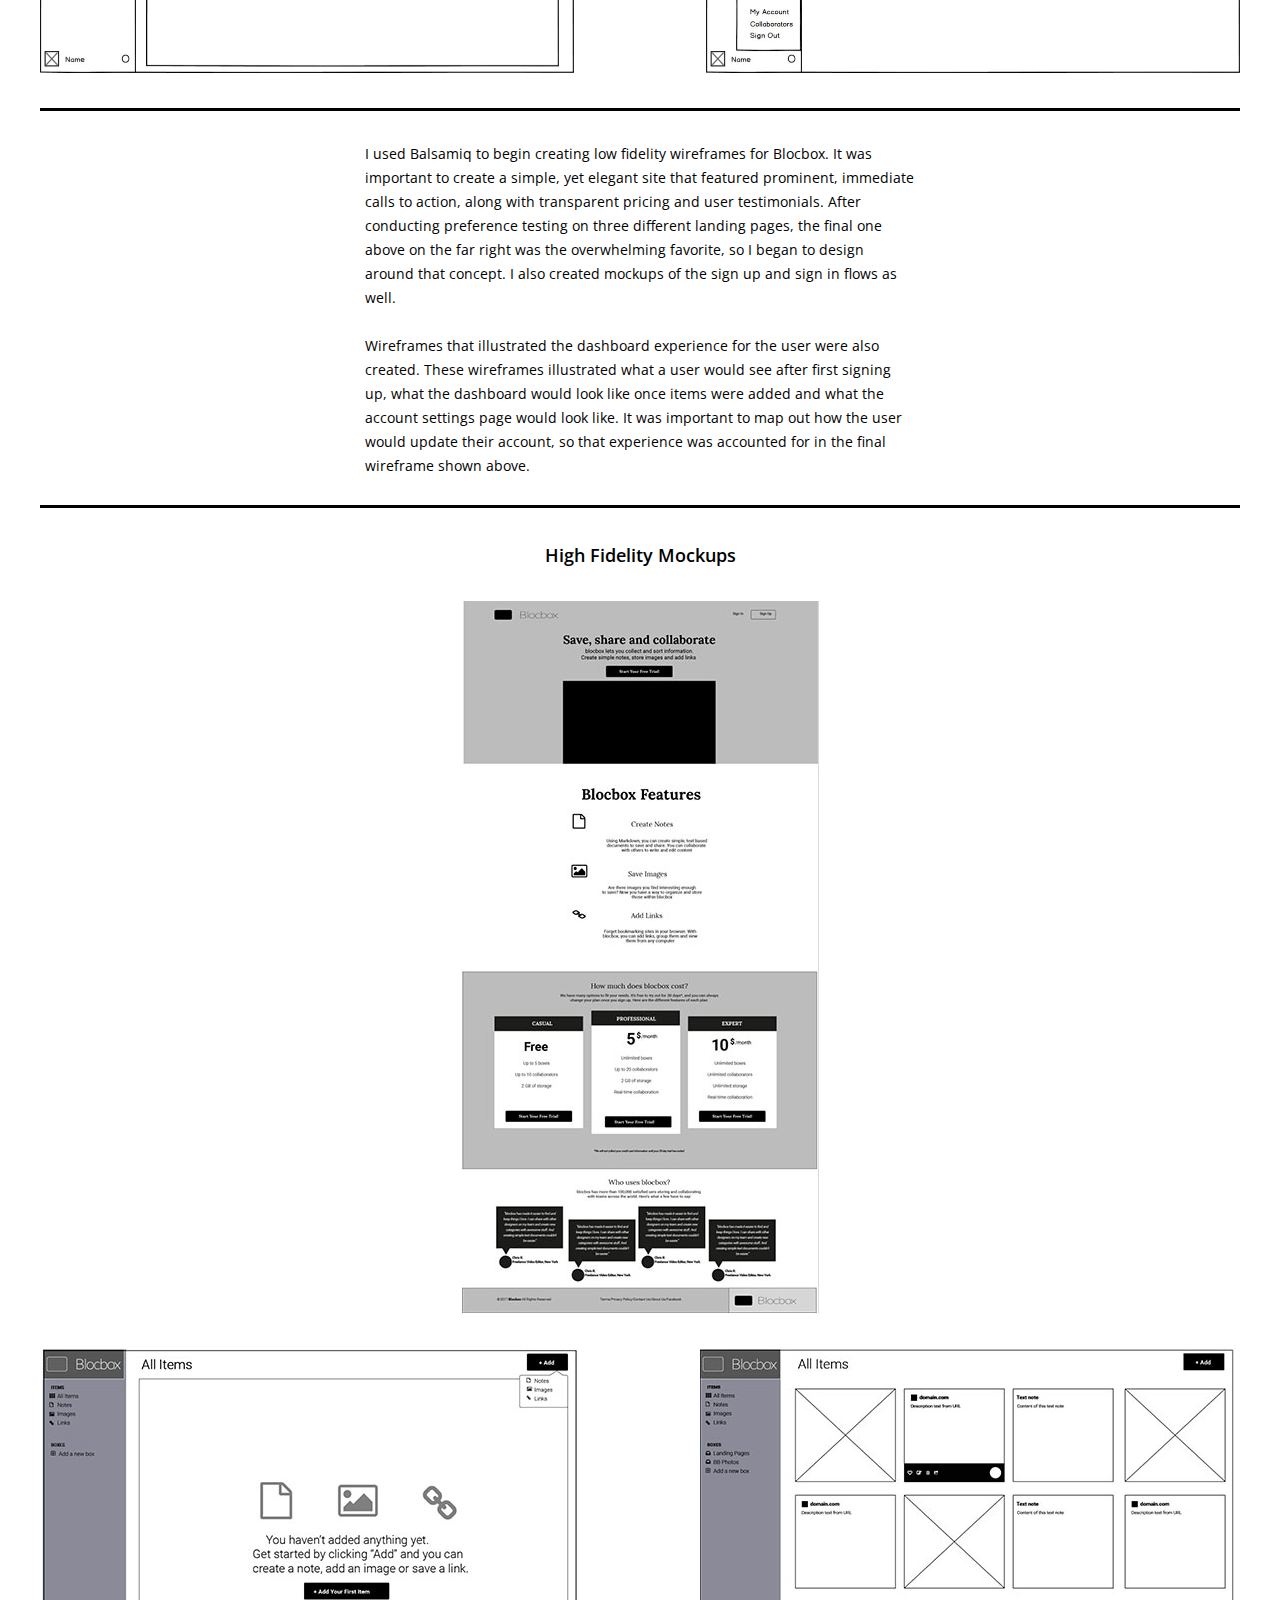
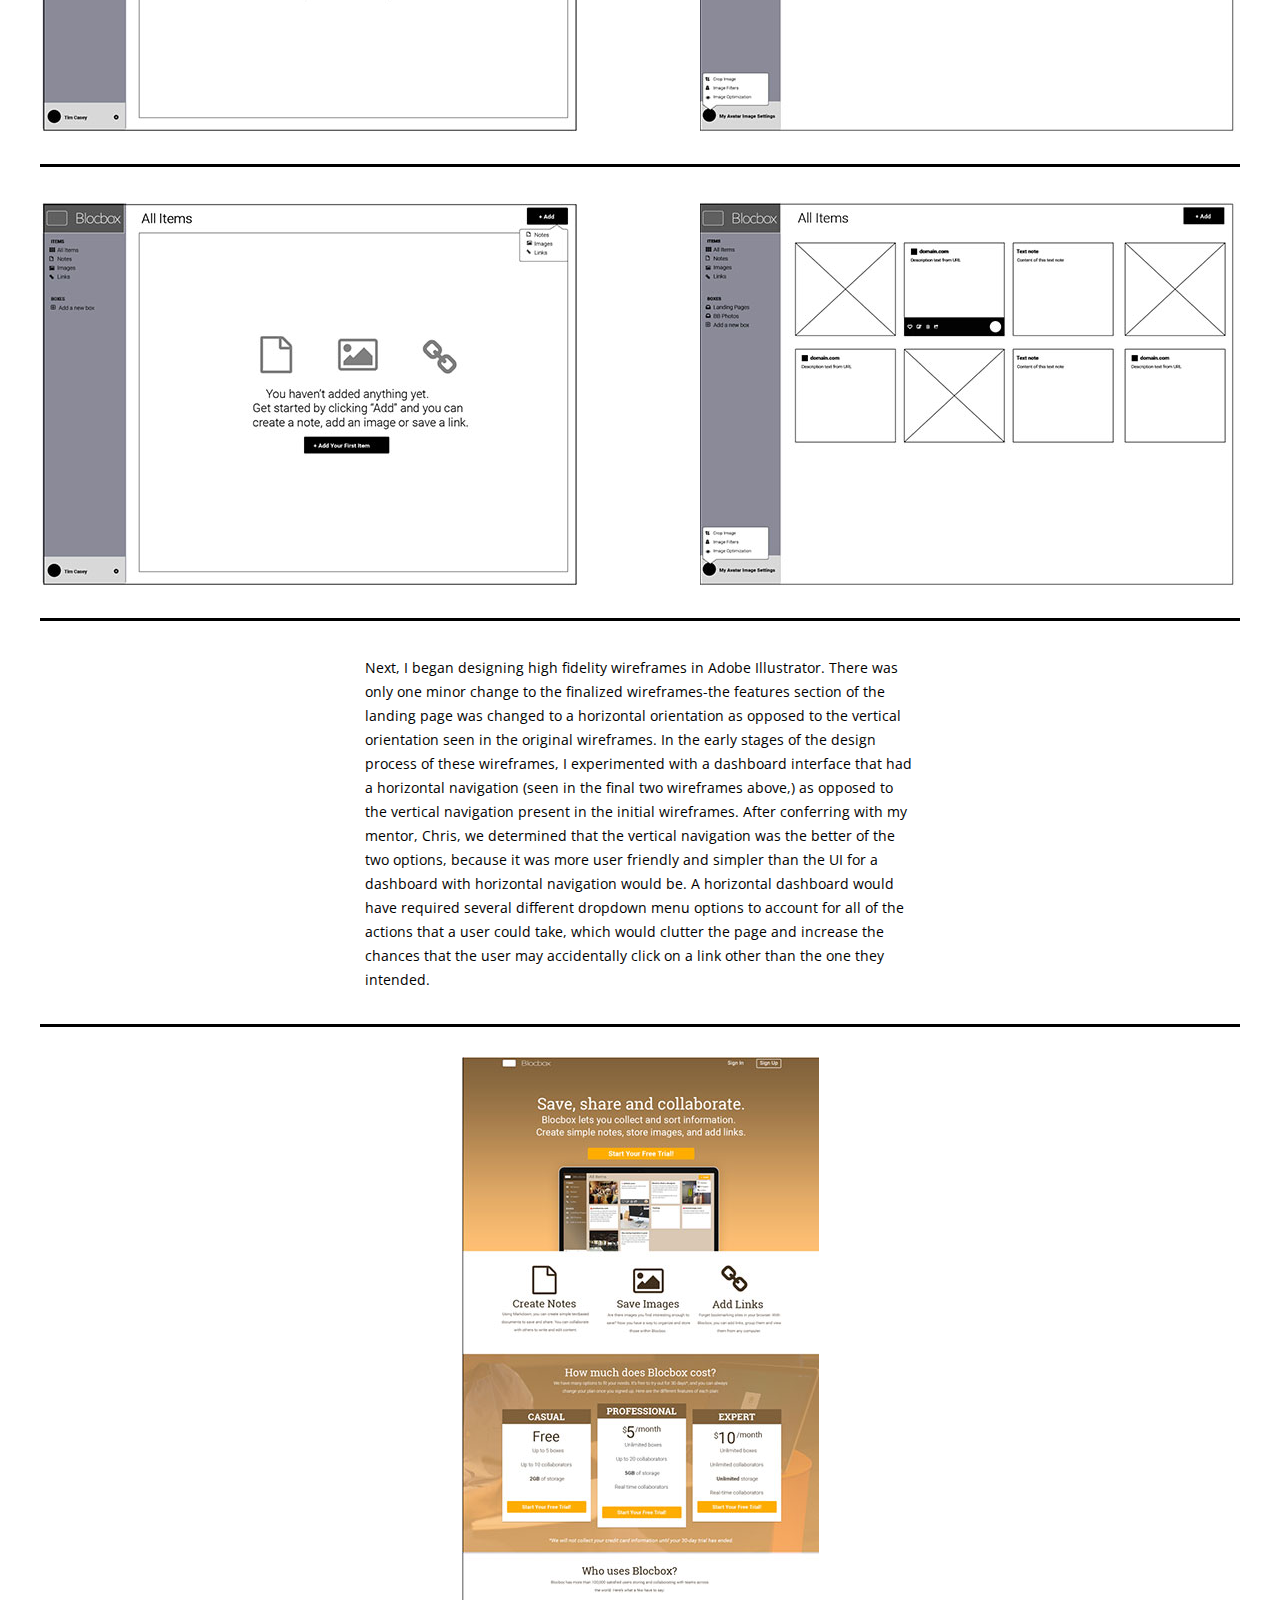
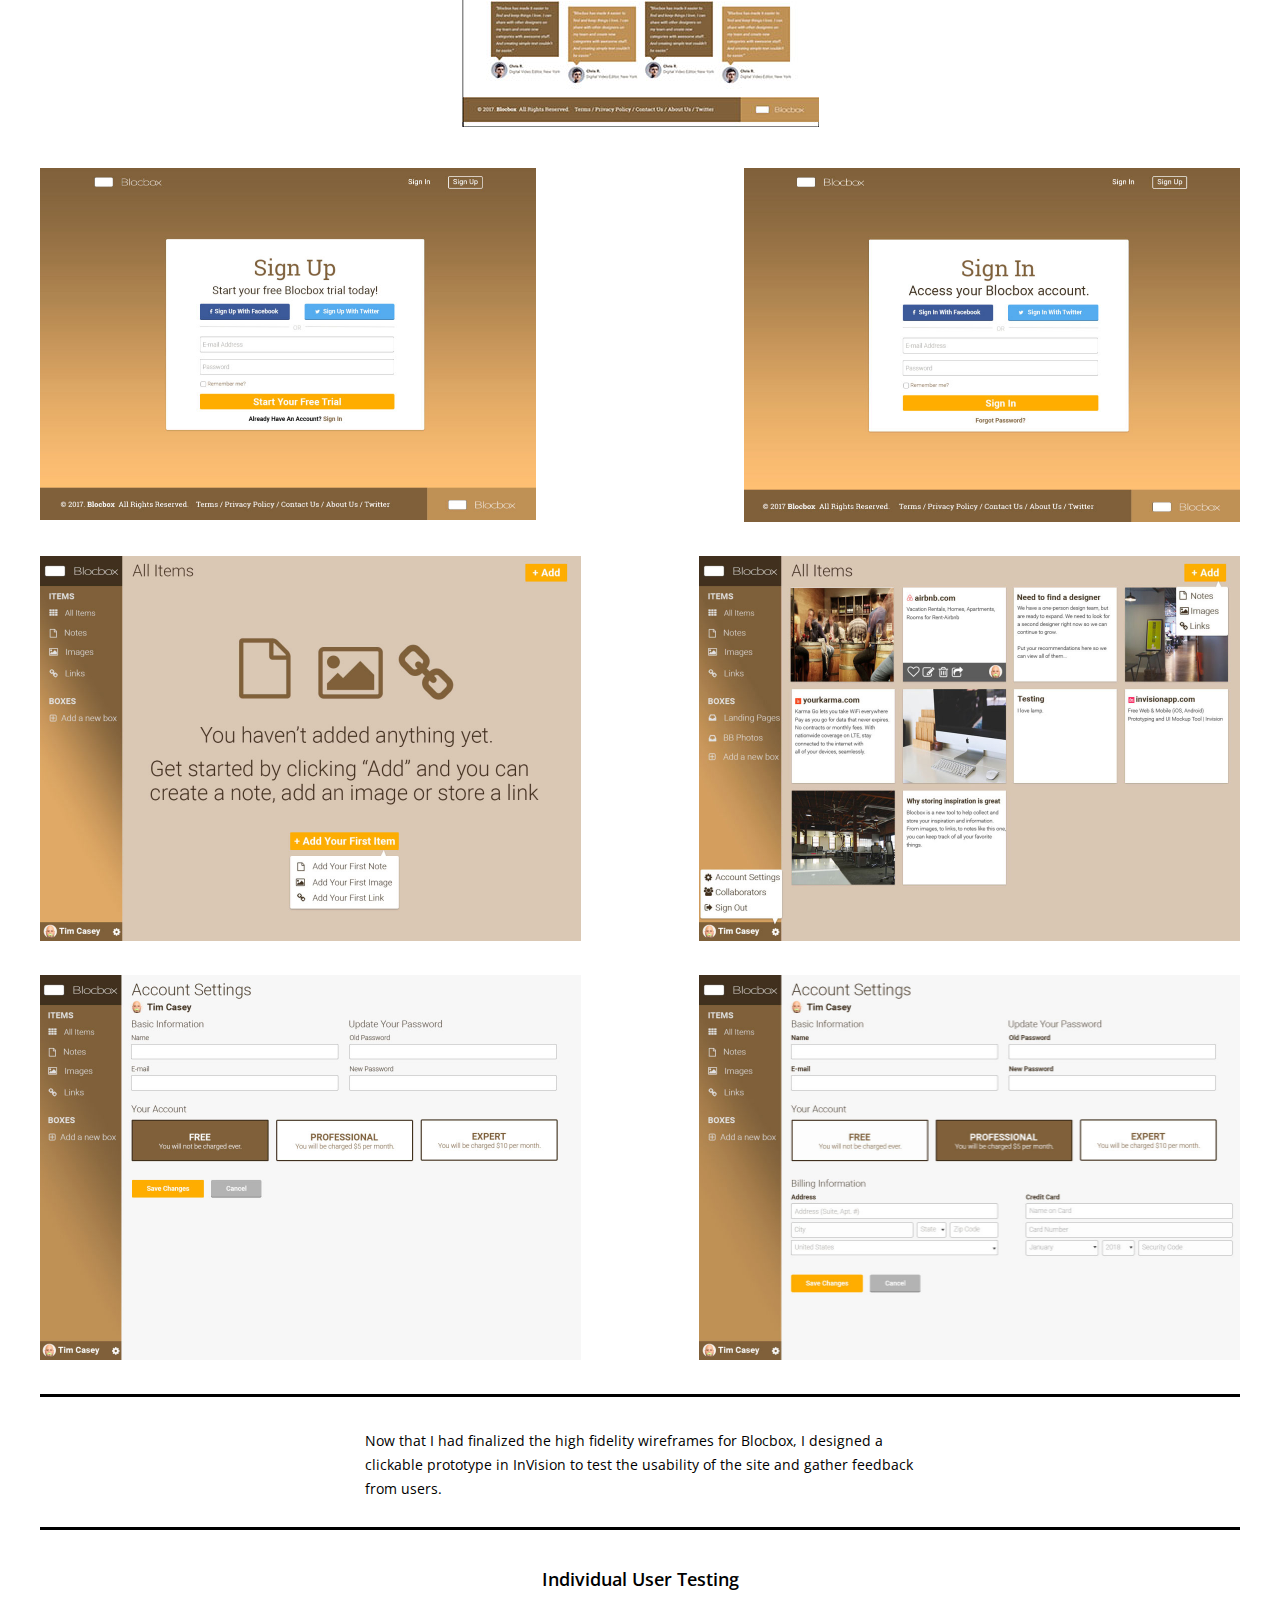
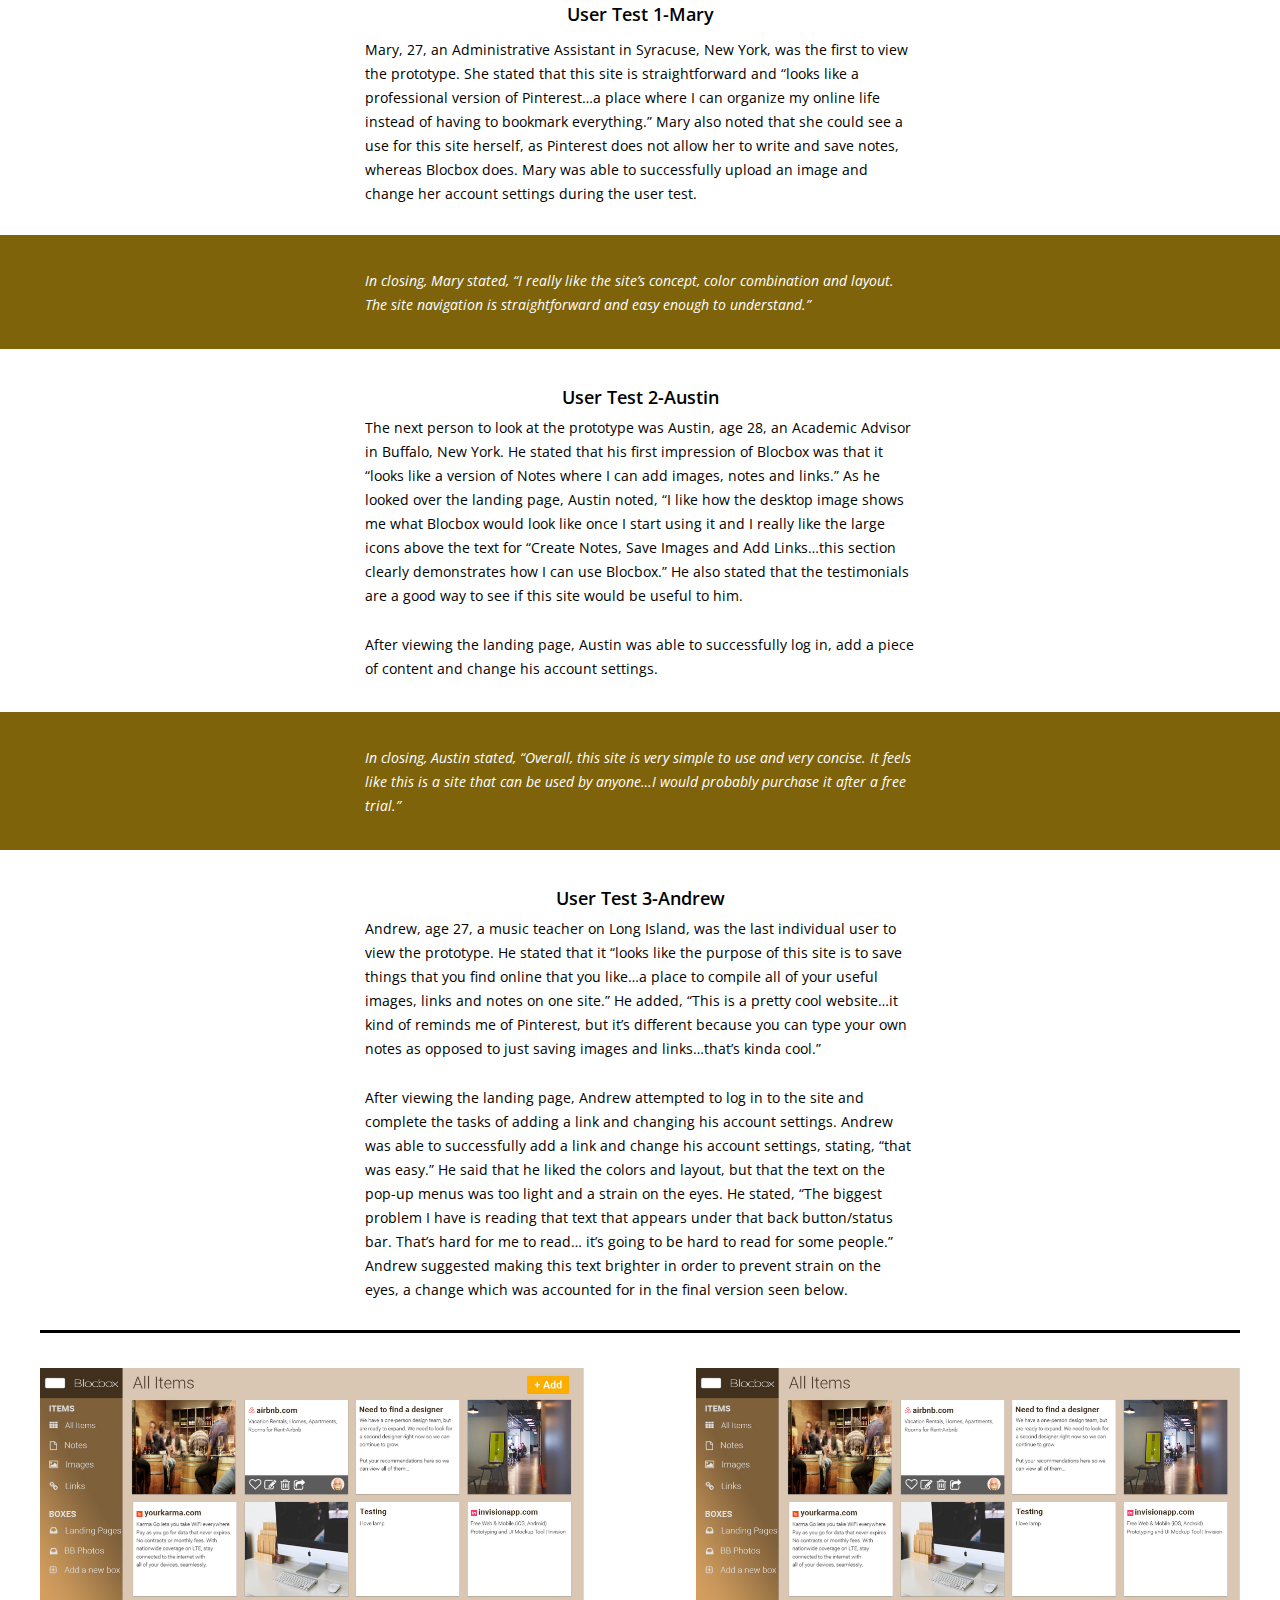
<file: blocbox.html>
<!doctype html>
<html lang="zxx">
  <head>
  <!-- Global site tag (gtag.js) - Google Analytics -->
  <script async src="https://www.googletagmanager.com/gtag/js?id=UA-127858614-1"></script>
  <script>
    window.dataLayer = window.dataLayer || [];
    function gtag(){dataLayer.push(arguments);}
    gtag('js', new Date());

    gtag('config', 'UA-127858614-1');
  </script>
    <meta charset="utf-8">
    <meta name="viewport" content="width=device-width, initial-scale=1, maximum-scale=1">
    <meta http-equiv="X-UA-Compatible" content="IE=edge">
    <meta name="format-detection" content="telephone=no">
    <title>Timothy E. Casey-UX Designer</title>
    <link rel="shortcut icon" type="image/x-icon" href="images/favicon.png">
      <link href="https://fonts.googleapis.com/css?family=Montserrat&display=swap" rel="stylesheet">
      <link href="https://fonts.googleapis.com/css?family=Open+Sans:300,300i,400,400i,600,600i,700,700i,800,800i&display=swap" rel="stylesheet">
   <link rel="stylesheet" href="https://cdnjs.cloudflare.com/ajax/libs/font-awesome/4.7.0/css/font-awesome.min.css">
    <link rel="stylesheet" href="css/style.css">
    <link rel="stylesheet" href="css/responsive.css">
  </head>
  <body>
    <div class="sidemenu"></div>
    <div class="wrapper">
      <!--banner block starts-->
                <header>
                        <div class="container">
                        <div class="header-in">
                            <div class="logo">
                                <a href="index.html"><img src="images/logo.png" width="279" height="92" alt="img"></a>
                            </div>
                            <div class="menu wte">
                                <span></span>
                                <span></span>
                                <span></span>
                            </div>
                            <nav>
                                <ul>
                                    <li class="active"><a href="index.html">Projects</a></li>
                                    <li><a href="about.html">About</a></li>
                                    <li class="contact.html"><a href="#">Contact</a></li>
                                </ul>
                            </nav>
                            <div class="clear"></div>
                        </div>
                        </div>
                </header>
      <!--banner block end-->
      <!--truck block starts-->
        <div class="blockbox">
        <div class="food-truck">
            <div class="container">
                <div class="food-in">
                    <figure>
                        <img src="images/blk.png"  width="333" height="56" alt="img">
                    </figure>
                    <h3>A SaaS web application which allows people to collect information and store it in<br> a single place. </h3>
                </div>
            </div>
        </div>
        </div>
      <!--truck block end-->
      <!--mobile block starts-->
        <div class="device">
        <div class="mobile">
            <div class="container">
                <div class="mobile-in">
                    <figure>
                        <img src="images/device.png" width="850" height="493" alt="img">
                    </figure>
                     <a href="https://invis.io/B8OCIC1XS3N#/321416760_1" target="_blank"><button type="button" class="let view">VIEW INVISION PROTOTYPE</button></a>
                    <div class="summary">
                        <div class="summary-in">
                        <h6>Summary</h6>
                        <p>I was tasked with designing Blocbox, a SaaS (Software as a Service) web application which allows people to collect information and store it in a single place. A user would be able to create simple documents, store images, links to websites, and collaborate with others.</p>
                        </div>
                    </div>
                    <div class="summary">
                        <div class="summary-in">
                        <h6>The Problem</h6>
                        <p>Several problems exist with the current methods of saving and sharing items online and there does not seem to be a clear consensus of a website that stands out among the rest. Many people primarily save items as favorites on their preferred web browser because it's either the only way of saving or sharing content they know how to use, or because they like the ease of recalling and searching bookmarks. People who primarily save and share items on social media sites such as Facebook, Pinterest and Twitter sometimes lose track of bookmarks, as these sites do not allow you to categorically sort your saved items. Meanwhile, sites like Box or Dropbox are too expensive and too complex for casual needs.</p>
                        </div>
                    </div>
                    <div class="summary">
                        <div class="summary-in">
                        <h6>The Solution</h6>
                        <p>Blocbox would be a website that would allow users to learn more about the product from an initial landing page, then subsequently sign up and/or sign in with E-mail, Facebook and Twitter. After signing up/in, a primary dashboard would display which would give users the ability to add and/or view images, links and text-based documents. Additionally, users would be able to add collaborators who can view the original user’s content and make edits of their own as well. Blocbox would have three pricing tiers-Free, Professional, $5 per month, and Expert, $10 per month. This would satisfy the requirement of affordable pricing while also differentiating the offerings, with two specific options for those who are looking for a casual experience and one for the user seeking to use the site for business purposes. Above all, the site would be user-friendly and easy to navigate for people of all ages.</p>
                        <a href="https://invis.io/B8OCIC1XS3N#/321416760_1" target="_blank"><button type="button" class="let view">VIEW INVISION PROTOTYPE</button></a>
                        </div>
                    </div>
                </div>
            </div>
        </div>
        </div>
      <!--mobile block end-->
      <!--user block starts-->
        <div class="user-survey">
        <div class="user">
            <div class="container">
                <div class="user-in">
                    <h6>User Survey</h6>
                    <div class="user-main">
                    <div class="user-inner">
                    <div class="user-left">
                        <h3><img src="images/Oval5.png" width="110" height="110" alt="img"></h3>
                    </div>
                    <div class="user-right">
                        <p>63% of respondents were between ages 25-34. This<br> demographic would become the target audience for<br> subsequent research and user testing.</p>
                    </div>
                        <div class="clear"></div>
                    </div>
                    <div class="user-inner">
                    <div class="user-left">
                        <h3><img src="images/Oval2.png" width="110" height="110" alt="img"></h3>
                    </div>
                    <div class="user-right">
                        <p class="save">75% of those surveyed report that they work in a collaborative environment.</p>
                    </div>
                        <div class="clear"></div>
                    </div>
                    <div class="user-inner">
                    <div class="user-left">
                        <h3><img src="images/Oval4.png" width="110" height="110" alt="img"></h3>
                    </div>
                    <div class="user-right">
                        <p>88% of respondents will save a link or image that interests them online in “most cases.”</p>
                    </div>
                        <div class="clear"></div>
                    </div>
                        <div class="result">
                        <span>The results of the user survey indicated that: </span>
                        <p><strong>	•	25% of the respondents were teachers, 25% were students (one High School/one<br> Graduate) and the remainder work with clients (accountant, sales, metrics<br> consultant and video editor) and </strong>all find note taking and file sharing beneficial. </p>
                        <p>•	75% of those surveyed report that save links and images on their browser<br> and Facebook,<strong> while 50% of respondents also  reported that they save on Pinterest<br> as well.</strong></p>
                        <p>	•	71.5% of respondents reported that they primarily save for business<br> purposes,<strong> while all respondents say that they write and keep notes for personal<br> reasons as well.</strong></p>
                        <p><a href="https://docs.google.com/document/d/1m4oz-dTsvzxl0VOUut1VVzeQckgLEMUVdYg-s63Mxc8/edit?usp=sharing" target="_blank">Read the full User Survey Analysis here</a></p>
                        </div>
                    </div>
                </div>
            </div>
        </div>
            </div>
      <!--user block end-->
      <!--survey block starts-->
        <div class="block-survey">
        <div class="survey">
            <div class="container">
                <div class="survey-in">
                    <h6>User Personas</h6>
                    <figure>
                        <img src="images/survey2.png" width="836" height="627" alt="img">
                    </figure>
                    <a href="https://drive.google.com/open?id=1Jc6hvRDQOTeij-UGlonTAYR2HObPSDIN" target="_blank" class="str">View all User Personas Here</a>
                </div>
            </div>
        </div>
            <div class="stories">
                        <h6>User Stories</h6>
                        <p>After creating user personas and analyzing survey results, I developed a list of user stories for new and returning users of the Blocbox site. After combing through the list, I identified the stories that were necessary for an MVP-these are highlighted in green-and the stories that could be explored in future iterations-these are listed in red.</p>
                        <a href="https://docs.google.com/spreadsheets/d/1tfQfsQjr5CPLgbM5YNgDZjMdoAfI-1iYvE5YOlW_5CU/edit#gid=0" target="_blank" class="str">View all User Stories Here</a>
                    </div>
        </div>
      <!--survey block end-->
      <!--userflows starts-->
        <div class="sitemap">
        <div class="user-flow">
            <div class="container">
                <div class="user-flow-in">
                    <h6>User Flows And Sitemap</h6>
                    <p>Next, I designed user flows for the key navigations throughout the app. The first three fleshed-out user flows illustrated what a user could expect upon visiting the landing page, how a new user would sign up, how a returning user would sign in. The final user flow demonstrated the shared tasks that each user could take part in from the dashboard. I also created a site map that would show the overall flow of the app. </p>
                    <a href="https://drive.google.com/file/d/0B1W2Y7bPRsGrYTFGN29ZVXl5eFU/view" target="_blank">View all User Flows Here</a>
                </div>
            </div>
        </div>
        </div>
      <!--userflow block end-->
      <!--chart block starts-->
        <div class="chart">
            <div class="container">
                <div class="chart-in">
                    <figure>
                        <img src="images/flow.png" width="1200" height="1020" alt="img">
                    </figure>
                </div>
                <div class="flow">
                    <figure>
                        <img src="images/flow2.png" width="1160" height="269" alt="img">
                    </figure>
                </div>
            </div>
        </div>
      <!--chart block end-->
      <!--Competitive block starts-->
        <div class="box">
        <div class="Competitive">
            <div class="container">
                <div class="Competitive-in">
                <div class="Competitive-inner">
                    <h6>Competitive Analysis</h6>
                    <ul>
                        <li>
                            <a><img src="images/box1.png" width="214" height="143" alt="img"></a>
                        </li>
                        <li>
                            <a><img src="images/box2.png" width="242" height="118" alt="img"></a>
                        </li>
                        <li>
                            <a><img src="images/box3.png" width="201" height="113" alt="img"></a>
                        </li>
                    </ul>
                    <div class="roaming">
                    <p><span>Box</span> positions itself as a solution for both individual users and businesses. Box offer a free basic subscription for the personal user and three different pricing tiers for businesses. Box also has excellent connectivity with major apps like Salesforce and Chatter. Box’s online document editing is not as strong as others in it’s space and it's possible to become overwhelmed by all of these different package options. Blocbox would need to overcome the threat of an already oversaturated market and the flexibility that Box allows with it’s app connectivity and instantaneous downloads features.</p>
                        <p><span>Evernote</span> positions itself as a solution for both consumers and businesses. It is clear that they are targeting the more cost-conscious purchaser, with three pricing options for the general user and one, flat $12 per month per user model for businesses. The general look and feel of their website-with bright colors and some hand-drawn illustrations-seems to scream that they are geared more for personal use and/or the creative professional, as opposed to the corporate world. Like Box, Evernote also allows for collaboration between multiple users for the sharing and editing of notes. Evernote's ease of use, low prices and stronger brand recognition are immediate threats to Blocbox right out of the gate.</p>
                        <p><span>Dropbox</span> is among the most popular and widely-used mobile cloud storage service among professionals. It has an elegant style and works well with all major OS offerings-Windows, Mac, iOS and Android. Dropbox is not as user-friendly as Evernote. The user can manually customize to their liking, but it is much more<br> time-consuming to organize than in the aforementioned apps.Dropbox can be beat by offering easier options for organization and more affordable options (less than $12) for price and storage. Dropbox’s greatest threats to Blocbox are that it is tremendously popular and allows sharing of all file sizes across many, if not all, devices.</p>
                        <a href="https://docs.google.com/document/d/1tIB2s5cdivo5NSHNhvdI1GlSOcXMP9iVQWO97QrP9m8/edit?usp=sharing" target="_blank">Read the Full Competitive Analysis Here</a>
                    </div>
                </div>
                </div>
            </div>
        </div>
        </div>
      <!--Competitive block end-->
      <!--Branding block starts-->
        <div class="brand-style">
        <div class="Branding">
            <div class="container">
                <div class="Branding-in">
                    <div class="branding-style">
                    <div class="Branding-inner">
                        <h6>Branding/Style Guide</h6>
                        <ul class="clearfix">
                            <li>
                                <figure>
                                    <img src="images/box4.png" width="200" height="199" alt="img">
                                </figure>
                            </li>
                            <li>
                                <figure>
                                    <img src="images/box5.png" width="200" height="200" alt="img">
                                </figure>
                            </li>
                            <li>
                                <figure>
                                    <img src="images/box6.png" width="200" height="200" alt="img">
                                </figure>
                            </li>

                        </ul>
                        <div class="design">
                        <p>When designing the Blocbox logo, I wanted to create something simple, yet iconic, much as Apple has with their insignia, as well as Facebook and Google have with their iconic “F” and “G” logos, specifically. I settled on the rounded rectangle box, (far right,) to evoke a simple logo that “just works,” as Apple would say. I also spaced out and centered the Blocbox logo, drawing inspiration from a  style similar to Apple’s typeface to complete the logo as well. I broke the typography down as follows:</p>
                        <p>I started out with Roboto as my heading typeface and Lora as my paragraph typeface. After some experimenting, I chose to flip the two-setting Lora as the heading typeface and Roboto as the paragraph typeface. I felt that Lora did not mesh as well with a smaller character size. Once I began building the mock-ups, I noticed that Lora felt out of place entirely, so I switched to a Roboto Slab typeface for the heading. I felt that this was a better fit for the theme and identity that I was trying to evoke with Blocbox. </p>
                        <p>When it came to deciding on a color scheme, I've always liked wood/faux-wood accessories (i.e. chairs, tables, my own car dashboard, etc.) and I wanted to create something that evokes a high-quality, elegant finish as these items do. I've kept the general templates the same, but created a color swatch in various shades of beige and brown, while using a dark brown color to make the text pop out. I've chosen orange to differentiate the call to action button from the other elements of the dashboard, creating a uniquely colored button, but one that is not radically different from the other shades of brown contained within the dashboard.</p>
                            </div>
                    </div>
                    </div>
                    <div class="style-in">
                                    <img src="images/roboto.jpg" width="590" height="456" alt="img" class="center">
                    </div>
                    <div class="fidelity">
                        <h6>Low Fidelity Wireframes</h6>
                        <ul>
                            <li>
                                <figure>
                                    <img src="images/wire1.jpg" width="357" height="598" alt="img">
                                </figure>
                            </li>
                            <li>
                                <figure>
                                    <img src="images/wire2.jpg" width="716" height="1426" alt="img">
                                </figure>
                            </li>
                            <li>
                                <figure>
                                    <img src="images/wire3.jpg" width="716" height="1422" alt="img">
                                </figure>
                            </li>
                            <li>
                                <figure>
                                    <img src="images/wire4.jpg" width="1066" height="608" alt="img">
                                </figure>
                            </li>
                            <li>
                                <figure>
                                    <img src="images/wire5.jpg" width="1066" height="608" alt="img">
                                </figure>
                            </li>
                        </ul>
                    </div>
                    <div class="few">
                    <div class="few-in">
                        <p>I used Balsamiq to begin creating low fidelity wireframes for Blocbox. It was important to create a simple, yet elegant site that featured prominent, immediate calls to action, along with transparent pricing and user testimonials. After conducting preference testing on three different landing pages, the final one above on the far right was the overwhelming favorite, so I began to design around that concept. I also created mockups of the sign up and sign in flows as well. </p>
                        <p>Wireframes that illustrated the dashboard experience for the user were also created. These wireframes illustrated what a user would see after first signing up, what the dashboard would look like once items were added and what the account settings page would look like. It was important to map out how the user would update their account, so that experience was accounted for in the final wireframe shown above.</p>
                    </div>
                     </div>
                    <div class="high">
                        <div class="high-in">
                            <h6>High Fidelity Mockups</h6>
                             <figure>
                                <img src="images/mock.jpg" width="357" height="714" alt="img">
                            </figure>
                            <div class="item-main">
                            <div class="item">
                                <div class="item-left">
                                    <figure><img src="images/item1.jpg" width="538" height="385" alt="img"></figure>
                                </div>
                                <div class="item-right">
                                    <figure>                                        <img src="images/item2.jpg" width="540" height="385" alt="img">
                                    </figure>
                                </div>
                                <div class="clear"></div>
                            </div>
                            <div class="item">
                                <div class="item-left">
                                    <figure><img src="images/item1.jpg" width="538" height="385" alt="img"></figure>
                                </div>
                                <div class="item-right">
                                    <figure>                                        <img src="images/item2.jpg" width="540" height="385" alt="img">
                                    </figure>
                                </div>
                                <div class="clear"></div>
                            </div>
                            </div>
                            <div class="began">
                                <p>Next, I began designing high fidelity wireframes in Adobe Illustrator. There was only one minor change to the finalized wireframes-the features section of the landing page was changed to a horizontal orientation as opposed to the vertical orientation seen in the original wireframes. In the early stages of the design process of these wireframes, I experimented with a dashboard interface that had a horizontal navigation (seen in the final two wireframes above,) as opposed to the vertical navigation present in the initial wireframes. After conferring with my mentor, Chris, we determined that the vertical navigation was the better of the two options, because it was more user friendly and simpler than the UI for a dashboard with horizontal navigation would be. A horizontal dashboard would have required several different dropdown menu options to account for all of the actions that a user could take, which would clutter the page and increase the chances that the user may accidentally click on a link other than the one they intended.</p>
                            </div>
                        </div>
                    </div>
                    <div class="share">
                        <figure>
                            <img src="images/share1.jpg" width="357" height="667" alt="img">
                        </figure>
                        <div class="sign-up">
                        <div class="share-left">
                            <figure>
                                <img src="images/share2.jpg" width="990" height="704" alt="img">
                            </figure>
                        </div>
                        <div class="share-right">
                            <figure>
                                <img src="images/share3.jpg" width="990" height="708" alt="img">
                            </figure>
                        </div>
                        <div class="clear"></div>
                        </div>
                        <div class="sign-up">
                        <div class="share-left accounts">
                            <figure>
                                <img src="images/share4.jpg" width="1082" height="770" alt="img">
                            </figure>
                        </div>
                        <div class="share-right accounts">
                            <figure>
                                <img src="images/share5.jpg" width="1082" height="770" alt="img">
                            </figure>
                        </div>
                        <div class="clear"></div>
                        </div>
                        <div class="sign-up">
                        <div class="share-left accounts">
                            <figure>
                                <img src="images/share6.jpg" width="1082" height="770" alt="img">
                            </figure>
                        </div>
                        <div class="share-right accounts">
                            <figure>
                                <img src="images/share7.jpg" width="1082" height="770" alt="img">
                            </figure>
                        </div>
                        <div class="clear"></div>
                        </div>
                    </div>
                    <div class="finalized">
                        <div class="design">
                            <p>Now that I had finalized the high fidelity wireframes for Blocbox, I designed a clickable prototype in InVision to test the usability of the site and gather feedback from users.</p>
                        </div>
                    </div>
                    <div class="individual">
                        <div class="map-in">
                            <h6>Individual User Testing </h6>
                            <h6>User Test 1-Mary </h6>
                            <p>Mary, 27, an Administrative Assistant in Syracuse, New York, was the first to view the prototype. She stated that this site is straightforward and “looks like a professional version of Pinterest…a place where I can organize my online life instead of having to bookmark everything.” Mary also noted that she could see a use for this site herself, as Pinterest does not allow her to write and save notes, whereas Blocbox does. Mary was able to successfully upload an image and change her account settings during the user test. </p>
                        </div>
                        </div>
                </div>
            </div>



            <div class="mary">
                        <div class="map-in">
                            <p>In closing, Mary stated, “I really like the site’s concept, color combination and layout. The site navigation is straightforward and easy enough to understand.” </p>
                        </div>
                    </div>
            <div class="austin">
                <div class="container">
                    <div class="map-in">
                        <h6>User Test 2-Austin </h6>
                            <p class="york">The next person to look at the prototype was Austin, age 28, an Academic Advisor in Buffalo, New York. He stated that his first impression of Blocbox was that it “looks like a version of Notes where I can add images, notes and links.” As he looked over the landing page, Austin noted, “I like how the desktop image shows me what Blocbox would look like once I start using it and I really like the large icons above the text for “Create Notes, Save Images and Add Links…this section clearly demonstrates how I can use Blocbox.” He also stated that the testimonials are a good way to see if this site would be useful to him. </p>
                        <p class="york">After viewing the landing page, Austin was able to successfully log in, add a piece of content and change his account settings. </p>
                        </div>
                </div>
            </div>
            <div class="mary">
                        <div class="map-in">
                            <p>In closing, Austin stated, “Overall, this site is very simple to use and very concise. It feels like this is a site that can be used by anyone…I would probably purchase it after a free trial.”</p>
                        </div>
                    </div>
            <div class="austin">
                <div class="container">
                    <div class="austin-inner">
                    <div class="map-in">
                        <h6>User Test 3-Andrew  </h6>
                            <p>Andrew, age 27, a music teacher on Long Island, was the last individual user to view the prototype. He stated that it “looks like the purpose of this site is to save things that you find online that you like…a place to compile all of your useful images, links and notes on one site.” He added, “This is a pretty cool website…it kind of reminds me of Pinterest, but it’s different because you can type your own notes as opposed to just saving images and links…that’s kinda cool.” </p>
                        <p>After viewing the landing page, Andrew attempted to log in to the site and complete the tasks of adding a link and changing his account settings. Andrew was able to successfully add a link and change his account settings, stating, “that was easy.” He said that he liked the colors and layout, but that the text on the pop-up menus was too light and a strain on the eyes. He stated, “The biggest problem I have is reading that text that appears under that back button/status bar. That’s hard for me to read… it’s going to be hard to read for some people.” Andrew suggested making this text brighter in order to prevent strain on the eyes, a change which was accounted for in the final version seen below. </p>
                        </div>
                        </div>
                    <div class="add">
                        <div class="item line">
                                <div class="item-left">
                                    <figure><img src="images/add1.png" width="1084" height="770" alt="img"></figure>
                                </div>
                                <div class="item-right">
                                    <figure>                                        <img src="images/add2.png" width="1084" height="770" alt="img">
                                    </figure>
                                </div>
                                <div class="clear"></div>
                            </div>
                        </div>
                </div></div>
                <div class="mary andrew">
                        <div class="map-in">
                            <p>In closing, Andrew stated, “This is a pretty cool website…I really like the added ability of being able to write and save my own notes, which I can’t do on Pinterest.”</p>
                        </div>
                    </div>
            <div class="austin">
                <div class="final-user">
                    <div class="container">
                    <div class="final-user-in">
                <div class="map-in">
                        <h6>Final User Testing  </h6>
                            <p>Before deploying the final version of Blocbox, I ran a few user tests on Usability Hub to ensure that I was making the correct design decisions in three key areas. The first test was a five second test used to find out if visitors to the site could correctly identify what the site was for and also asked if the brand appeared trustworthy. </p>
                        <p>The insights gleaned from this test were that:</p>
                        <p>	•	88% of users were able to correctly identify that this was a type of storage site that allowed you to share notes, images and links, as well as collaborate with others.  </p>
                        <p> •	The remaining 12% could not articulate what the site was for and stated that they needed more time to view the content on the landing page. </p>
                        <p>•	76% of those surveyed stated that the brand seemed trustworthy, 12% stated that the brand seemed “somewhat trustworthy,” while the remaining 12% stated that it the brand did not seem trustworthy.</p>
                        <p>	•	Those who did not find the site trustworthy felt this way because a combination of the color scheme, the layout of the landing page and the large text made this look like a “spamming site with loads of viruses.”  </p>
                        <p>The second test was a preference test that gave users two options for the placement of the “Add” button on the dashboard, then asked them which option they preferred.</p>
                        </div>
                        </div>
                    <div class="final-user-inner">
                        <div class="final-left">
                            <figure>
                                <img src="images/final1.jpg" width="541" height="385" alt="img">
                            </figure>
                        </div>
                        <div class="final-right">
                            <figure>
                                <img src="images/final2.jpg" width="541" height="385" alt="img">
                            </figure>
                        </div>
                        <div class="clear"></div>
                    </div>
                        <div class="being">
                         <div class="map-in">
                            <p>The results of this preference test indicated that 80% of users preferred the first option (above, left.) The reasons for this choice varied between it “being more obvious up top,” “remaining visible after more items are added” and “still draws attention up top as a result of the distinct call-to-action color.” </p>
                        </div>
                            </div>
                         <div class="being ln">
                         <div class="map-in">
                            <p>The third and final user test asked users to walk through the process of adding a new image on the site. This process is illustrated below.</p>
                        </div>
                            </div>
                        <div class="being-in">
                            <ul class="clearfix">
                                <li><figure><img src="images/being1.jpg" width="542" height="385" alt="img"></figure></li>
                                <li><figure><img src="images/being2.jpg" width="542" height="385" alt="img"></figure></li>
                                <li><figure><img src="images/being3.jpg" width="542" height="385" alt="img"></figure></li>
                                <li><figure><img src="images/being4.jpg" width="542" height="385" alt="img"></figure></li>
                            </ul>
                            <div class="map-in">
                            <p>60% of the users who took this test were able to complete it successfully in an average of 32.7 seconds. Each respondent stated that it was easy to figure out where to click because of the large, distinguished call to action button and the “Images” text and icons that followed after. </p>
                            <p>Now that I had completed this final round of user testing, I designed a responsive website for the landing and dashboard pages, then successfully deployed the Blocbox project.</p>
                        </div>
                        <a href="https://tcas2162.github.io/Blocbox/" target="_blank"><button type="button" class="let view">VIEW THE BLOCBOX WEBPAGE</button></a>
                        </div>
                    </div>
            </div>
            </div>


                    <div class="container">
                    <div class="conclusion">

                        <div class="map-in">
                            <h6>Conclusion</h6>
                            <p>This was my first design project, so in addition to learning the ins and outs of the design process, I would say that the most rewarding parts of this project were learning the ropes of an agile development process, learning how to conduct user interviews and building user personas. Building this site was a great exercise in building a basic foundation of knowledge in the field of User Experience Design and I intend to keep working to increase my knowledge and skill level. </p>
                            <p>In closing, I have learned that it’s not about reinventing from a UI perspective, nor is it about what the designer thinks works best. In contrast, it’s about learning what works best for users and reiterating on designs until you can deploy a product that is accessible and as user-friendly for as many people as possible. This was a good starting point towards those goals and I look forward to applying the knowledge I’ve begun to learn here to build bigger and better applications in the future. </p>
                            <a href="#"><button type="button" class="let view con">BACK TO TOP</button></a>
                            <a href="index.html"><button type="button" class="let view">RETURN TO HOMEPAGE</button></a>
                        </div>
                    </div>
            </div>
        </div>
        </div>
      <!--Branding block end-->
      <!--contact block starts-->
            <div class="connect-main">
                <div class="container">
                <div class="connect">
                    <h2>Let’s Connect! </h2>
                    <h2>I Am Currently Seeking A UX Research Role In Manhattan.  </h2>
                    <a href="mailto:timothy.e.casey@gmail.com"><button type="button" class="let">CONTACT ME</button></a>
                </div>
            </div>
                </div>
      <!--contact block end-->

      <!--footer starts-->
      <footer>
        <div class="container">
            <div class="footer-in">
                <p><span><i class="fa fa-copyright" aria-hidden="true"></i></span>2020 Timothy E. Casey</p>
                <ul class="clearfix">
                  <li><a href="https://github.com/tcas2162" target="_blank"><i class="fa fa-github" aria-hidden="true"></i></a></li>
        					<li><a href="https://www.linkedin.com/in/timothyecasey/" target="_blank" class="git"><i class="fa fa-linkedin-square" aria-hidden="true"></i></a></li>
				</ul>
                <div class="clear"></div>
            </div>
          </div>
      </footer>
      </div>
      <!--footer end-->
    <script src="https://ajax.googleapis.com/ajax/libs/jquery/3.3.1/jquery.min.js"></script>
<script>
          $(document).ready(function(){
      $('nav').clone().appendTo('.sidemenu');

           //menu-left-right
           $('.menu').click(function(e){

          $('body').toggleClass('open-menu');


      })
    });
</script>
	  <script>

    $(document).ready(function () {

			$(window).scroll(function(e){

//			if($(window).scrollTop() > 0)
//			{
//				$('body').addClass('move-sticky-up');
//				}
//			else
//			{
//				$('body').removeClass('move-sticky-up');
//			}

			if($(window).scrollTop() > 0)
			{
				$('body').addClass('sticky');
				}
				else{
					$('body').removeClass('sticky');
					}

			})

	});
    </script>
  </body>
</html>
</file>
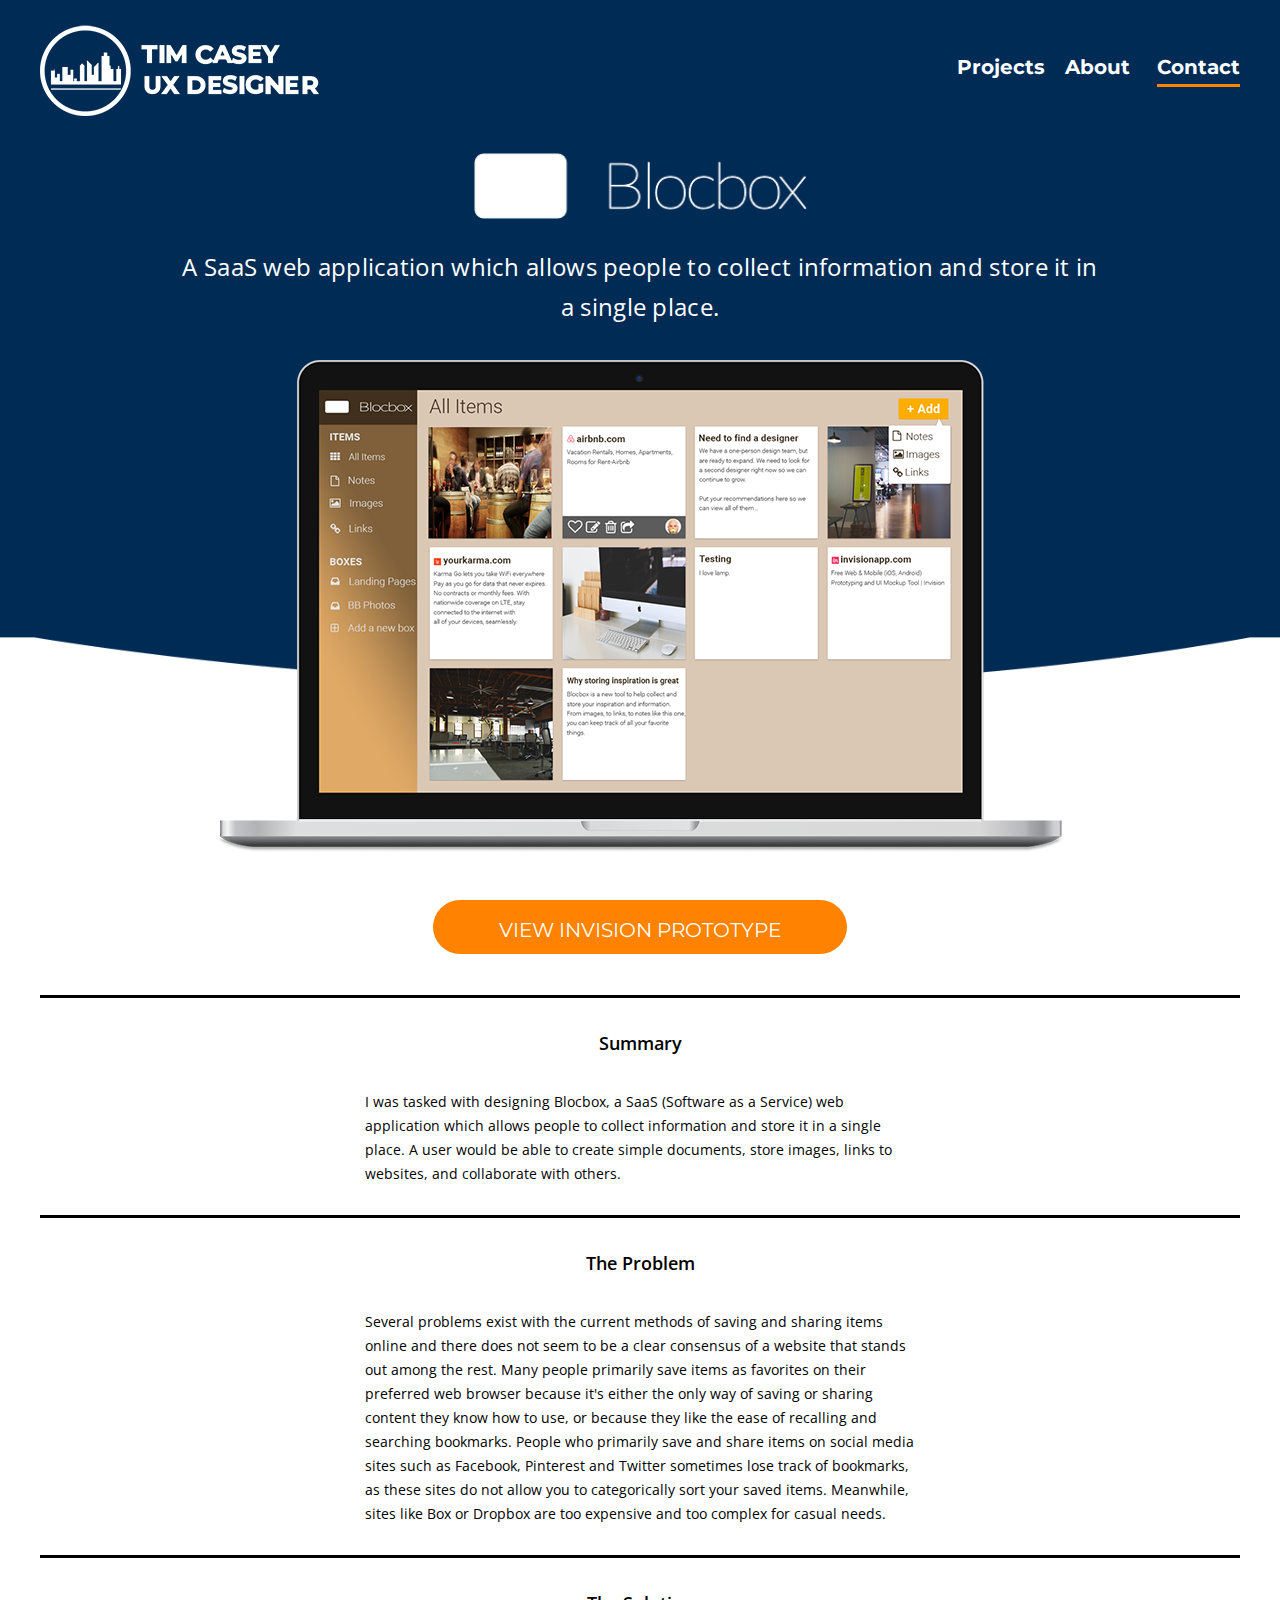
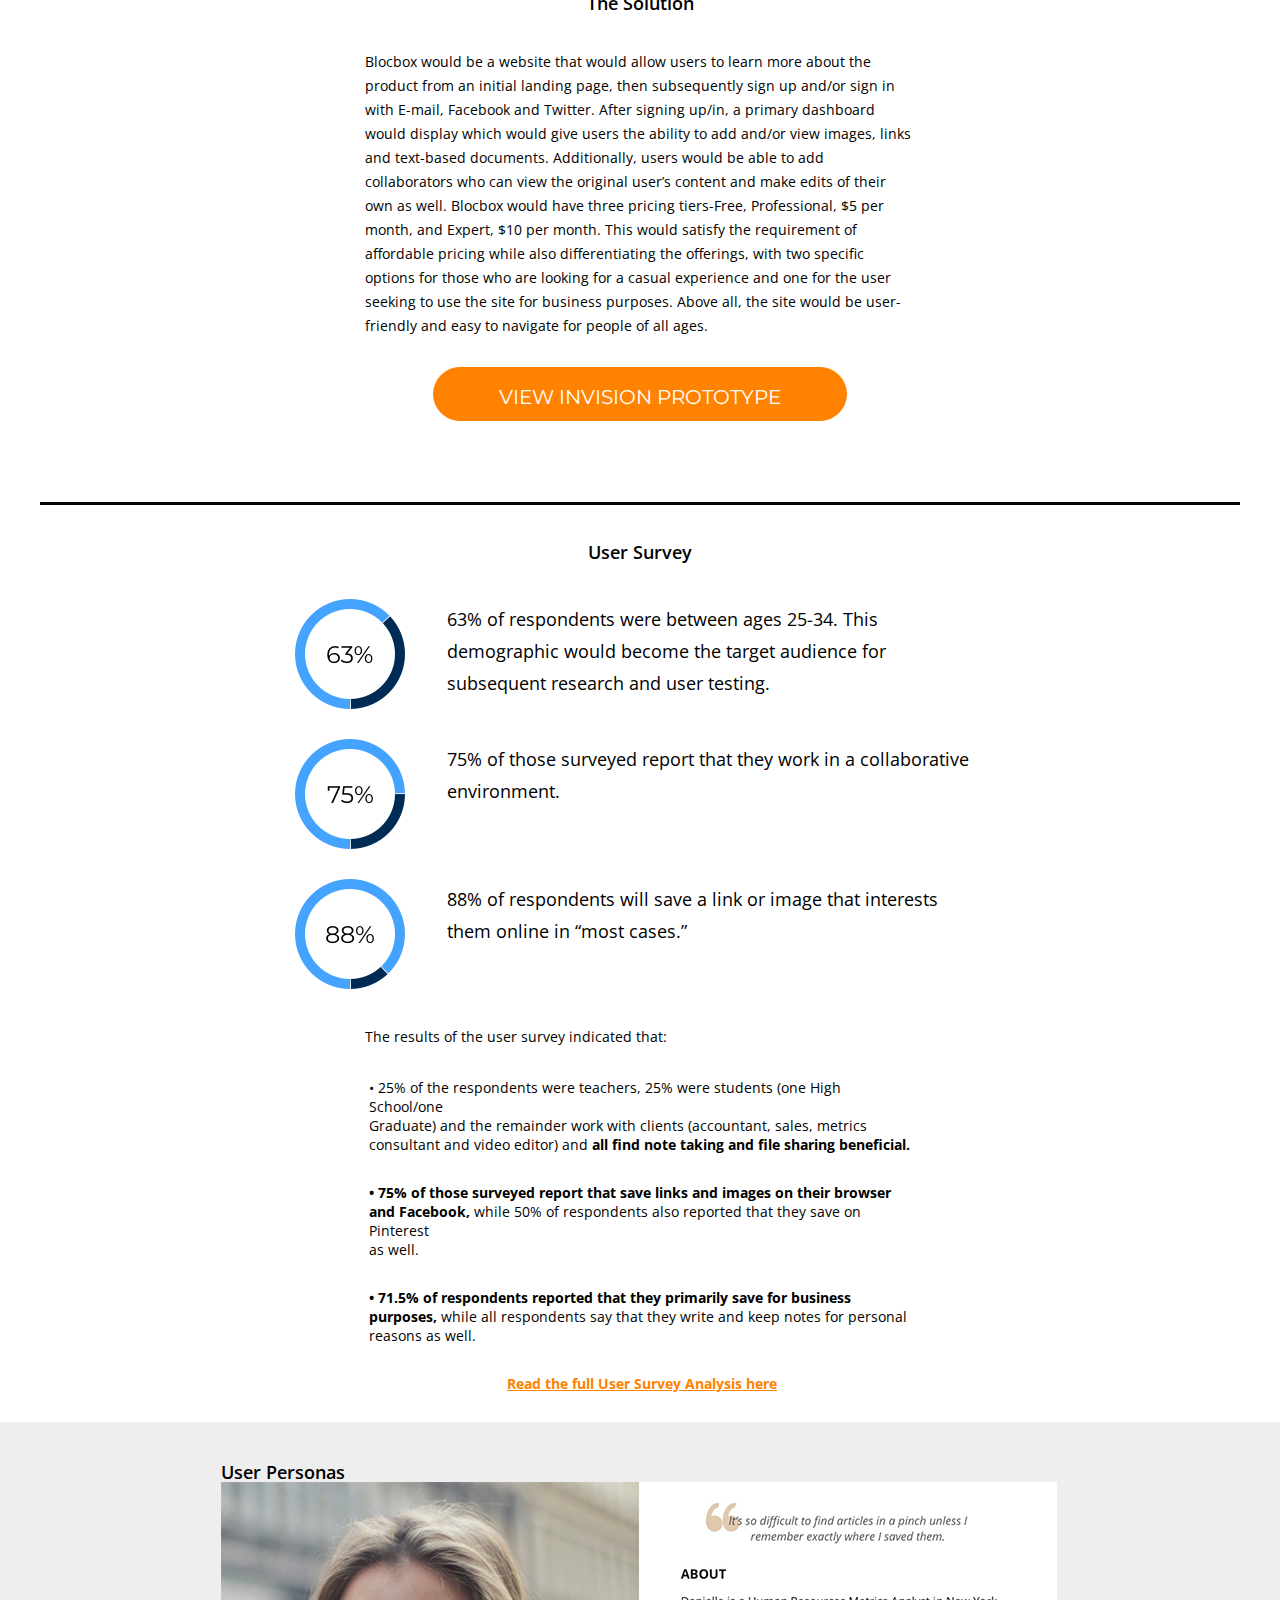
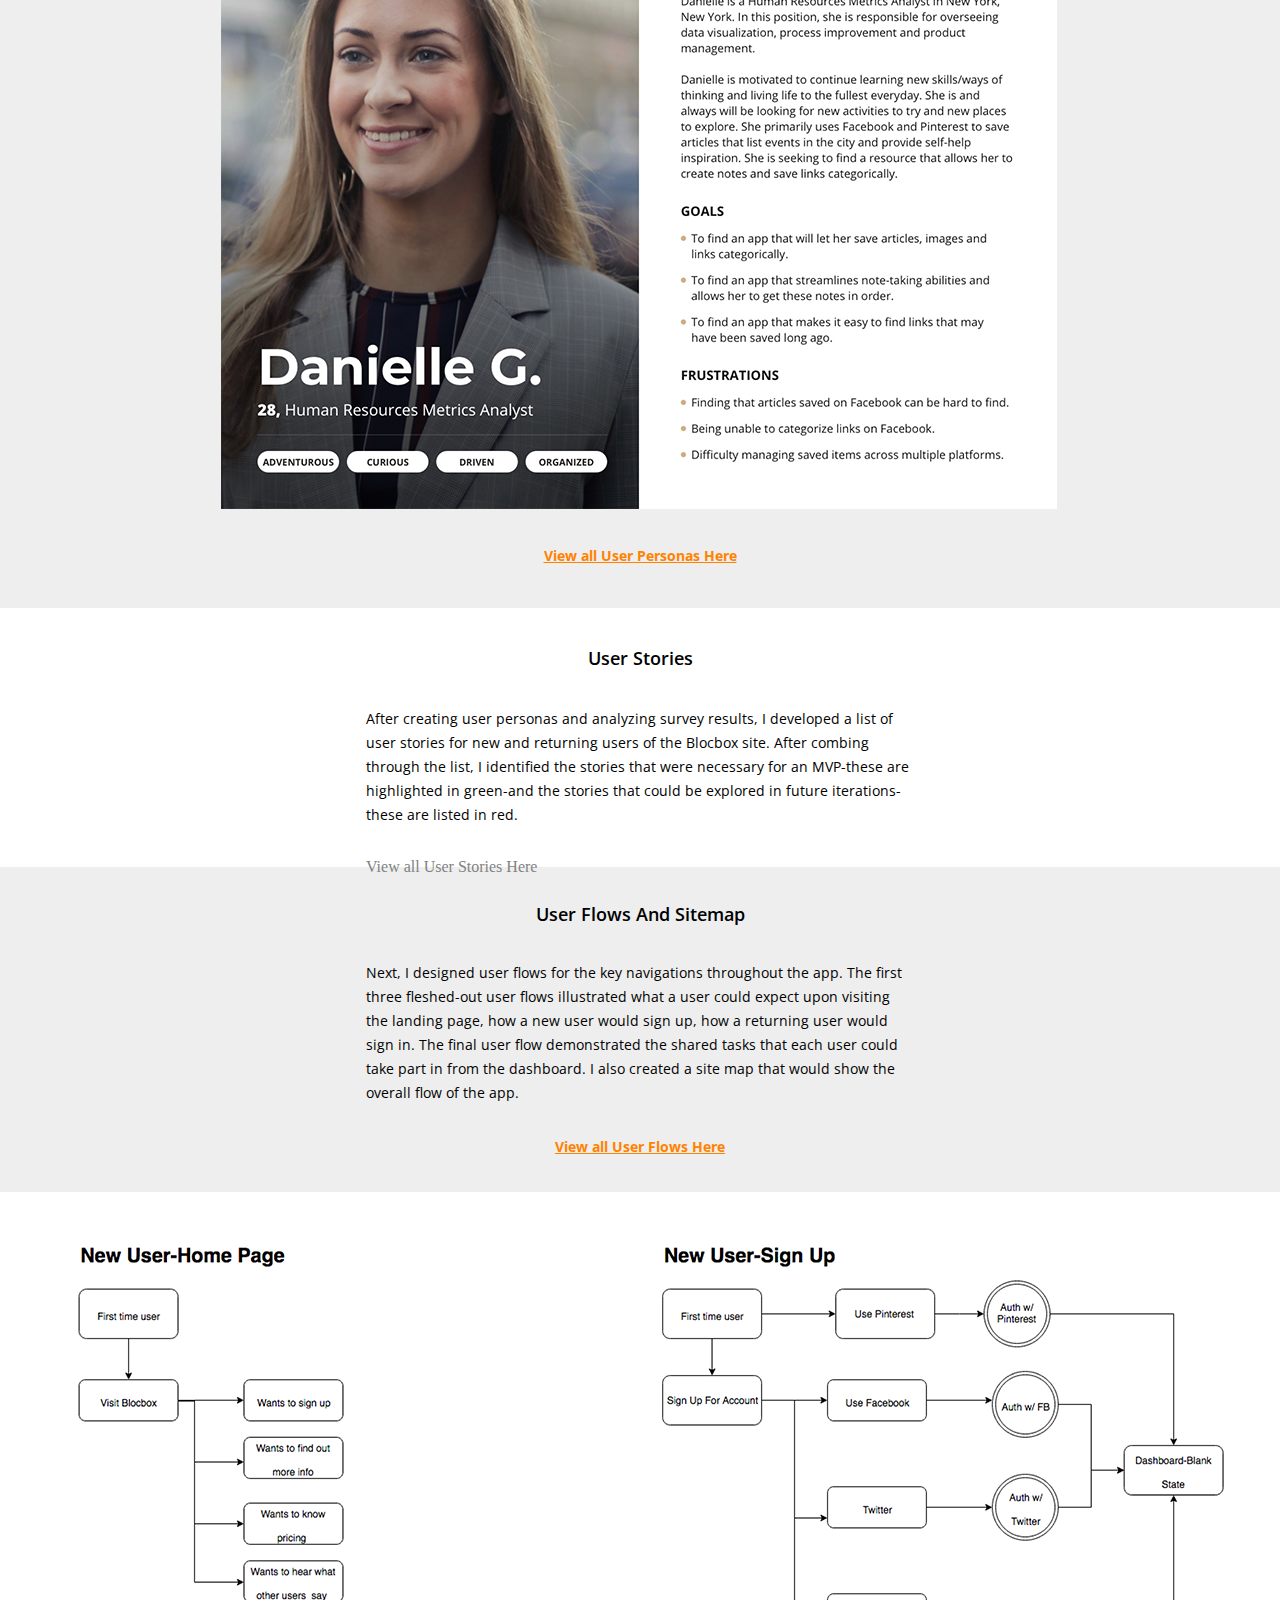
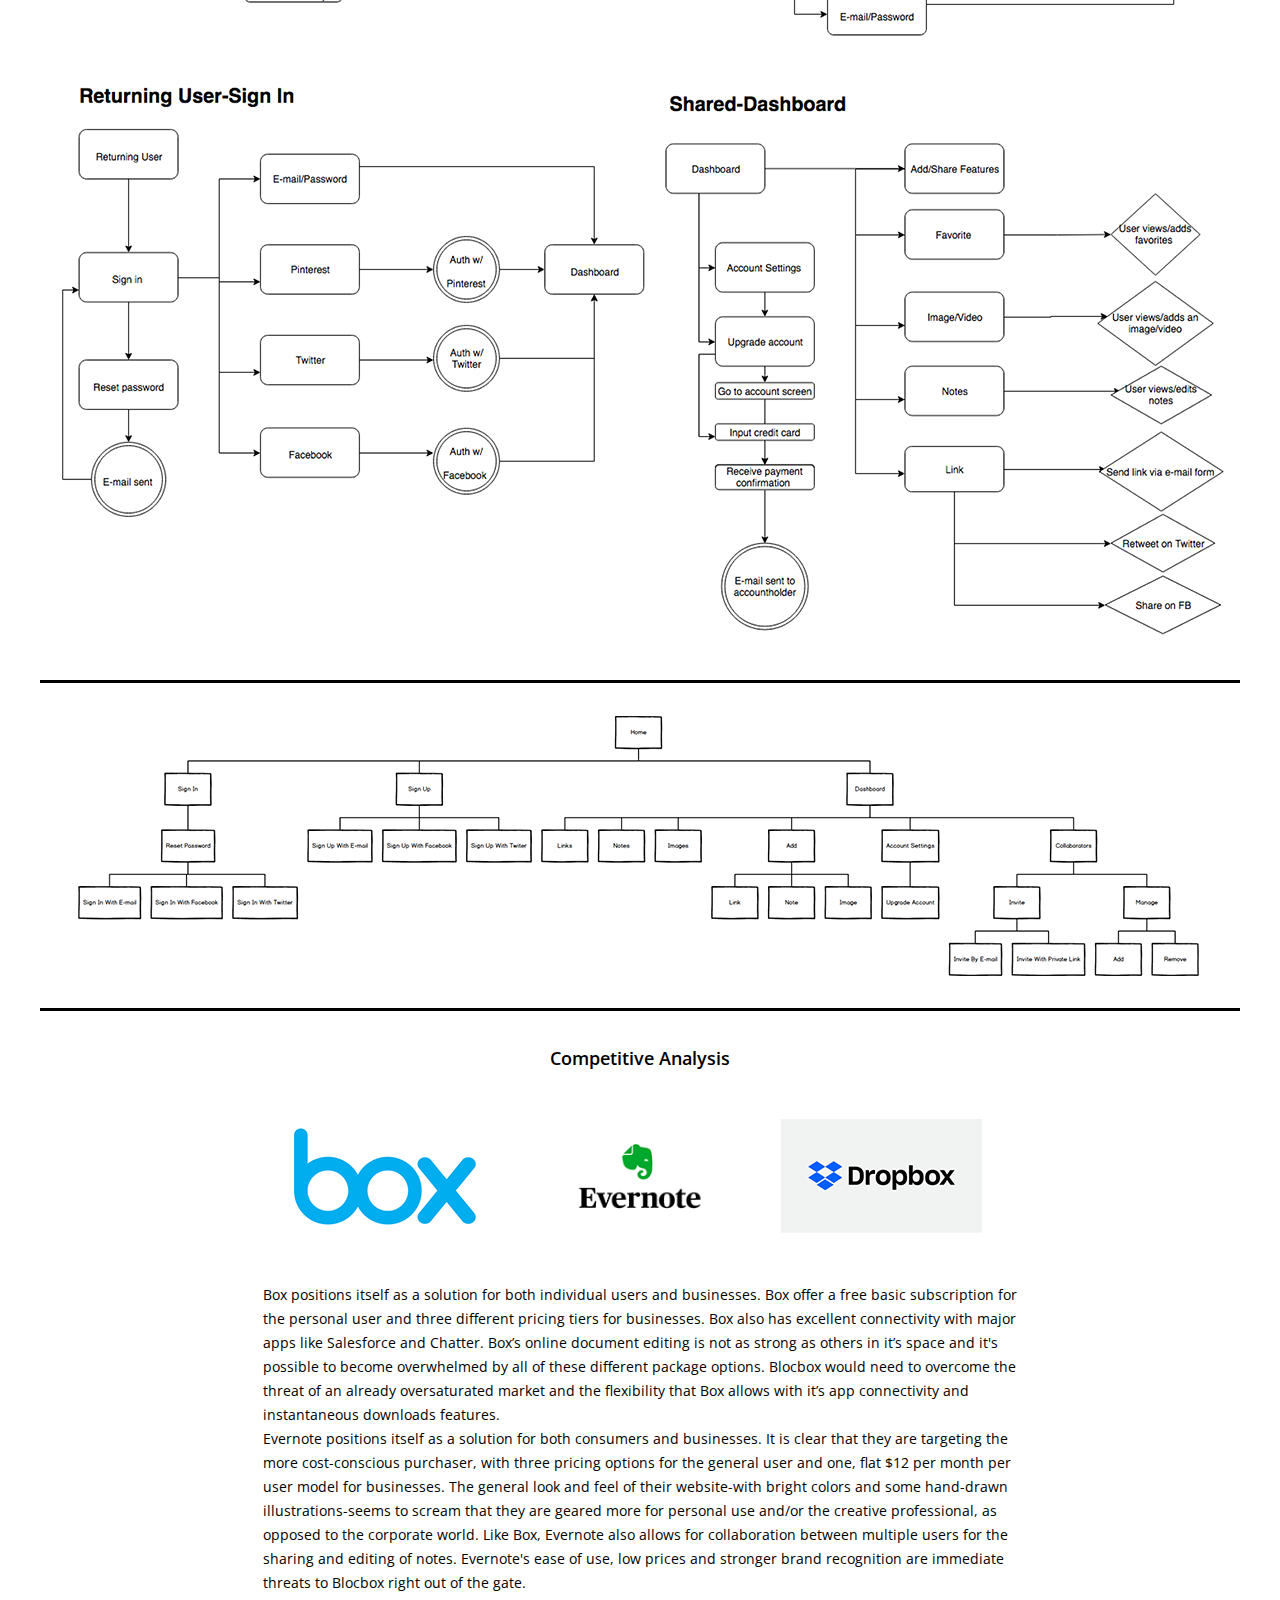
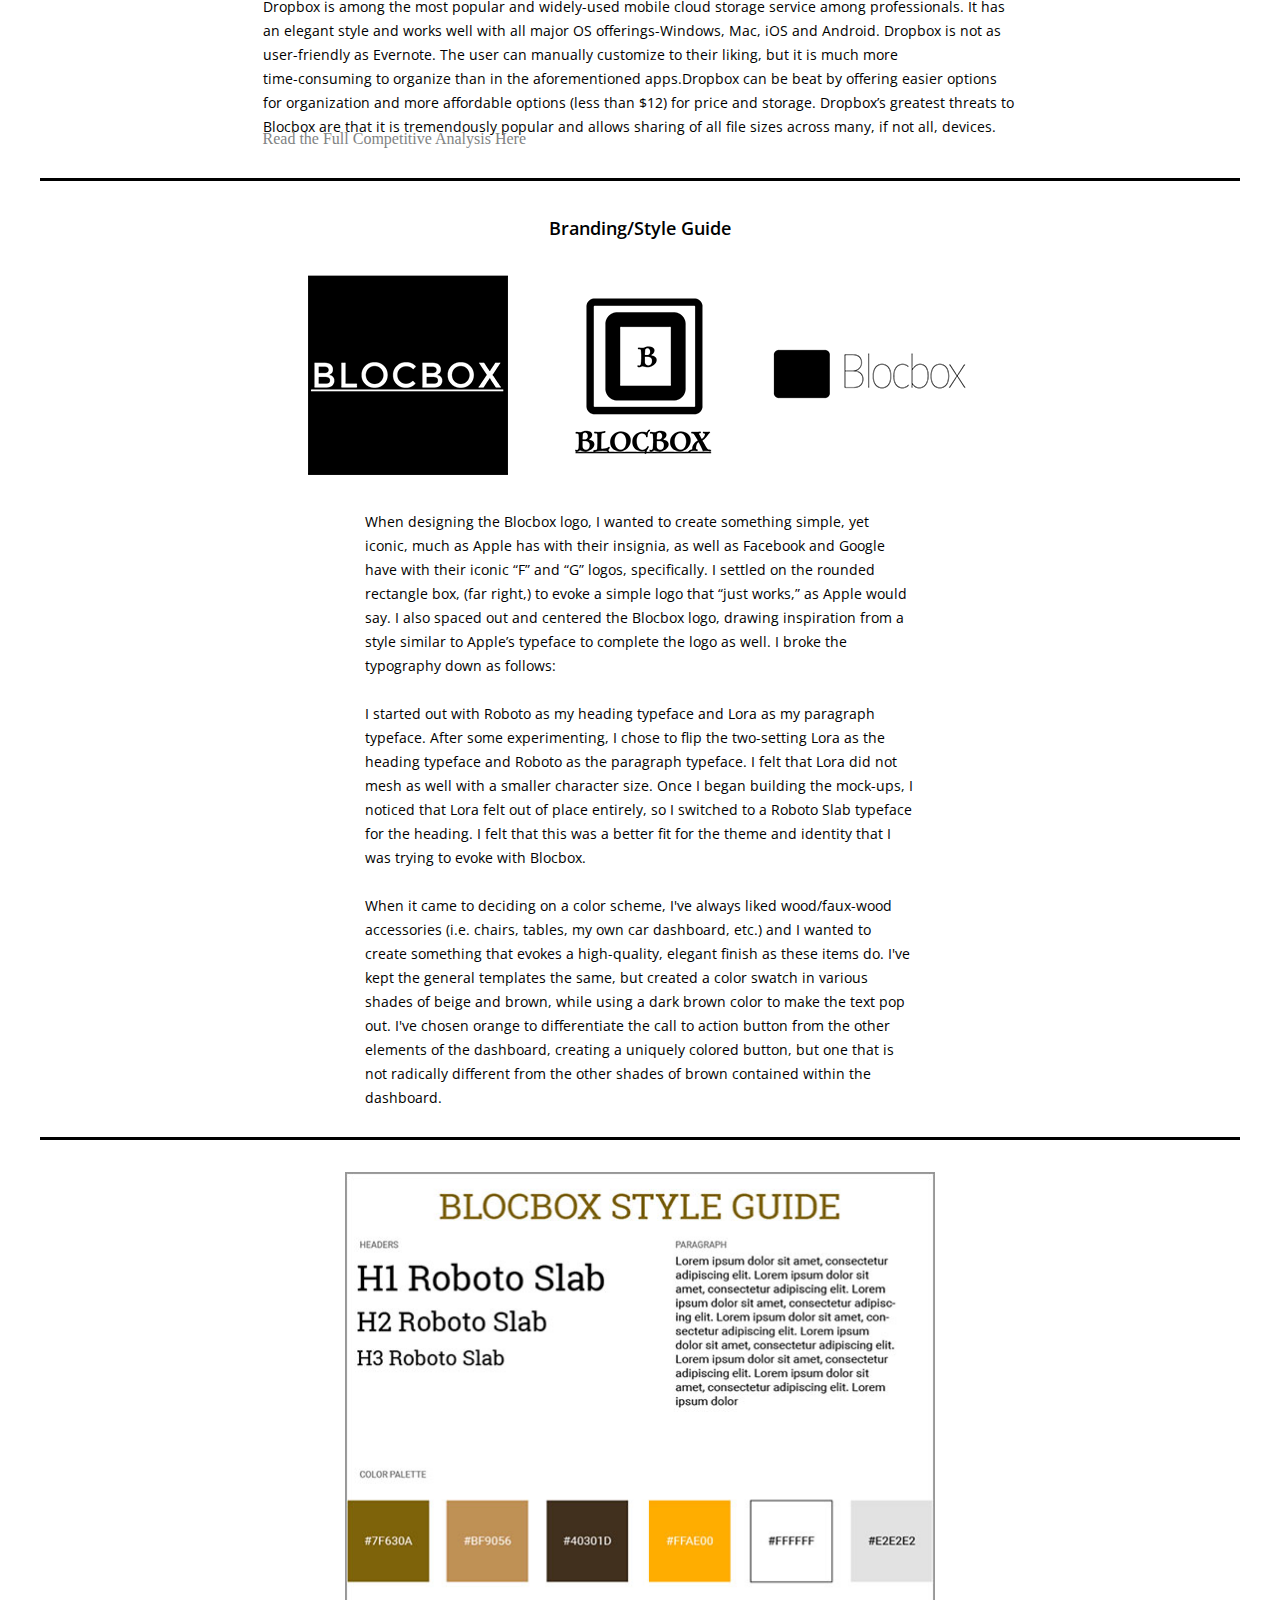
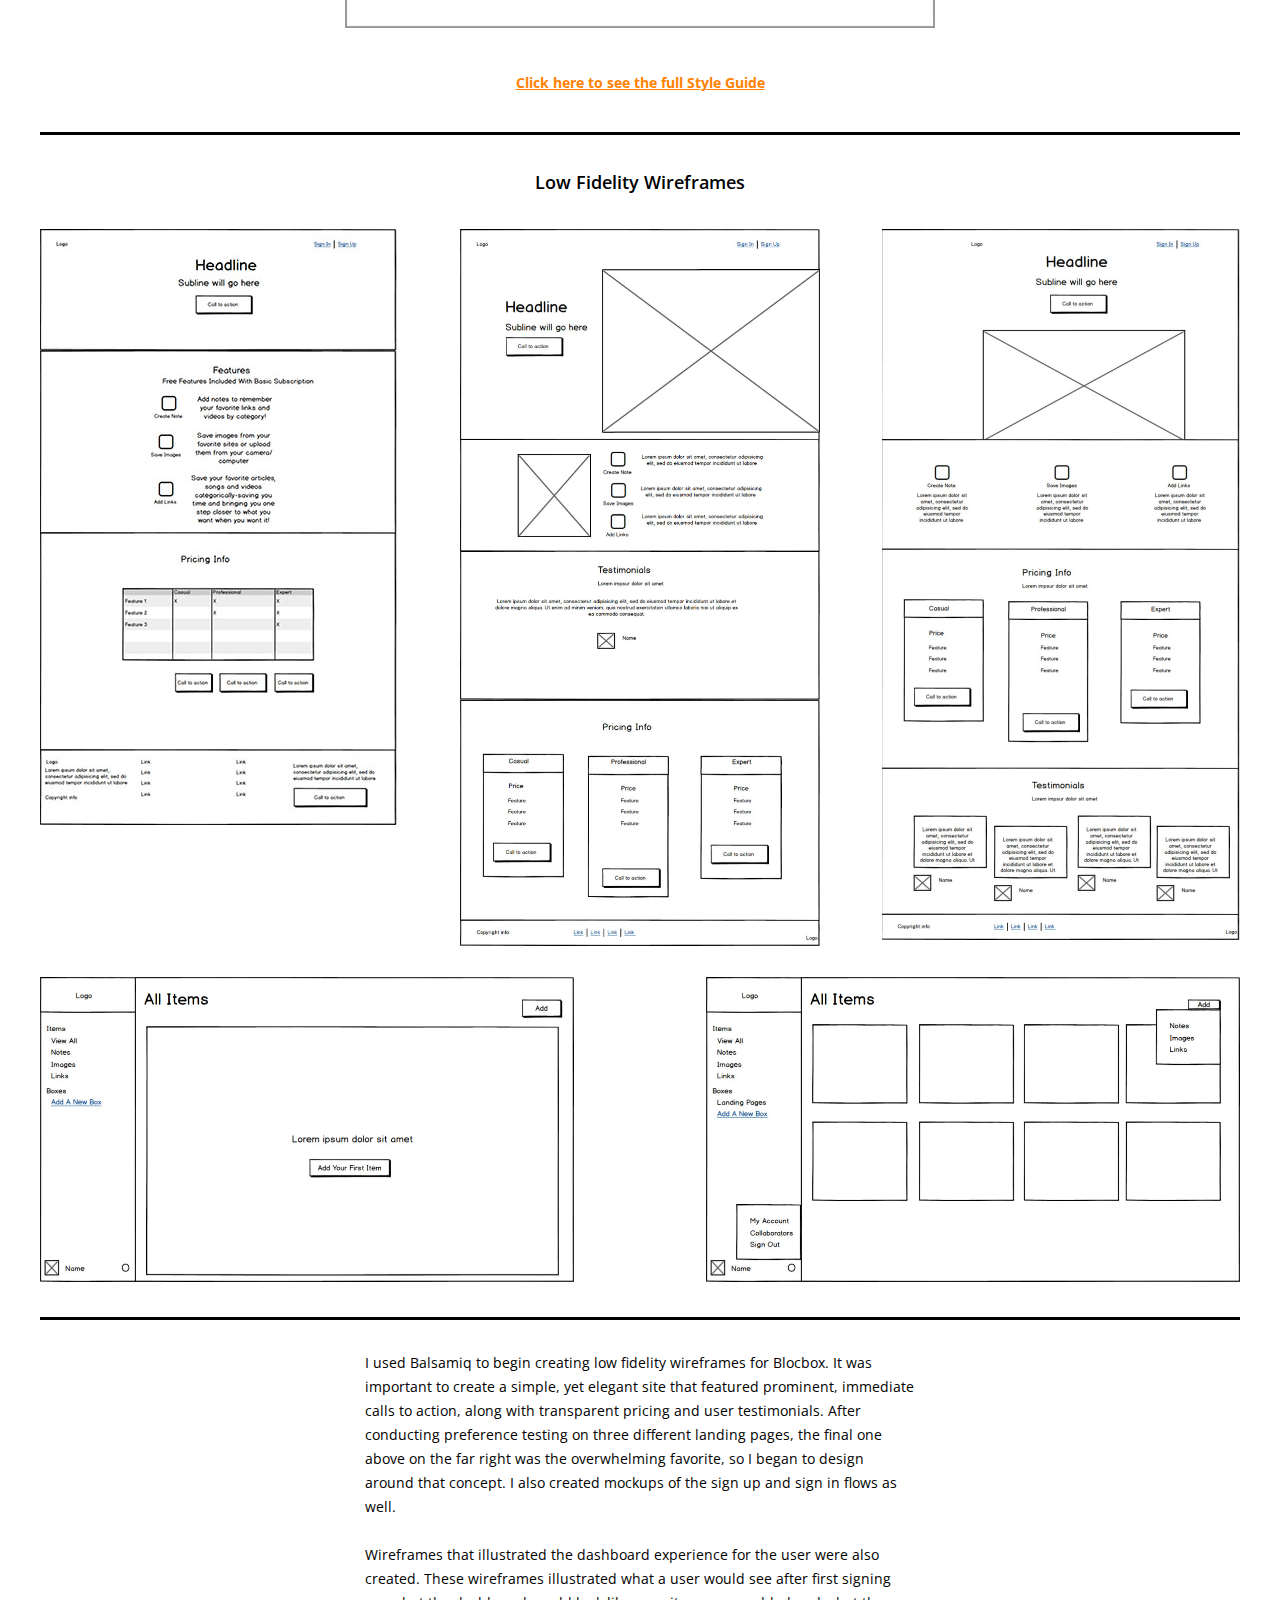
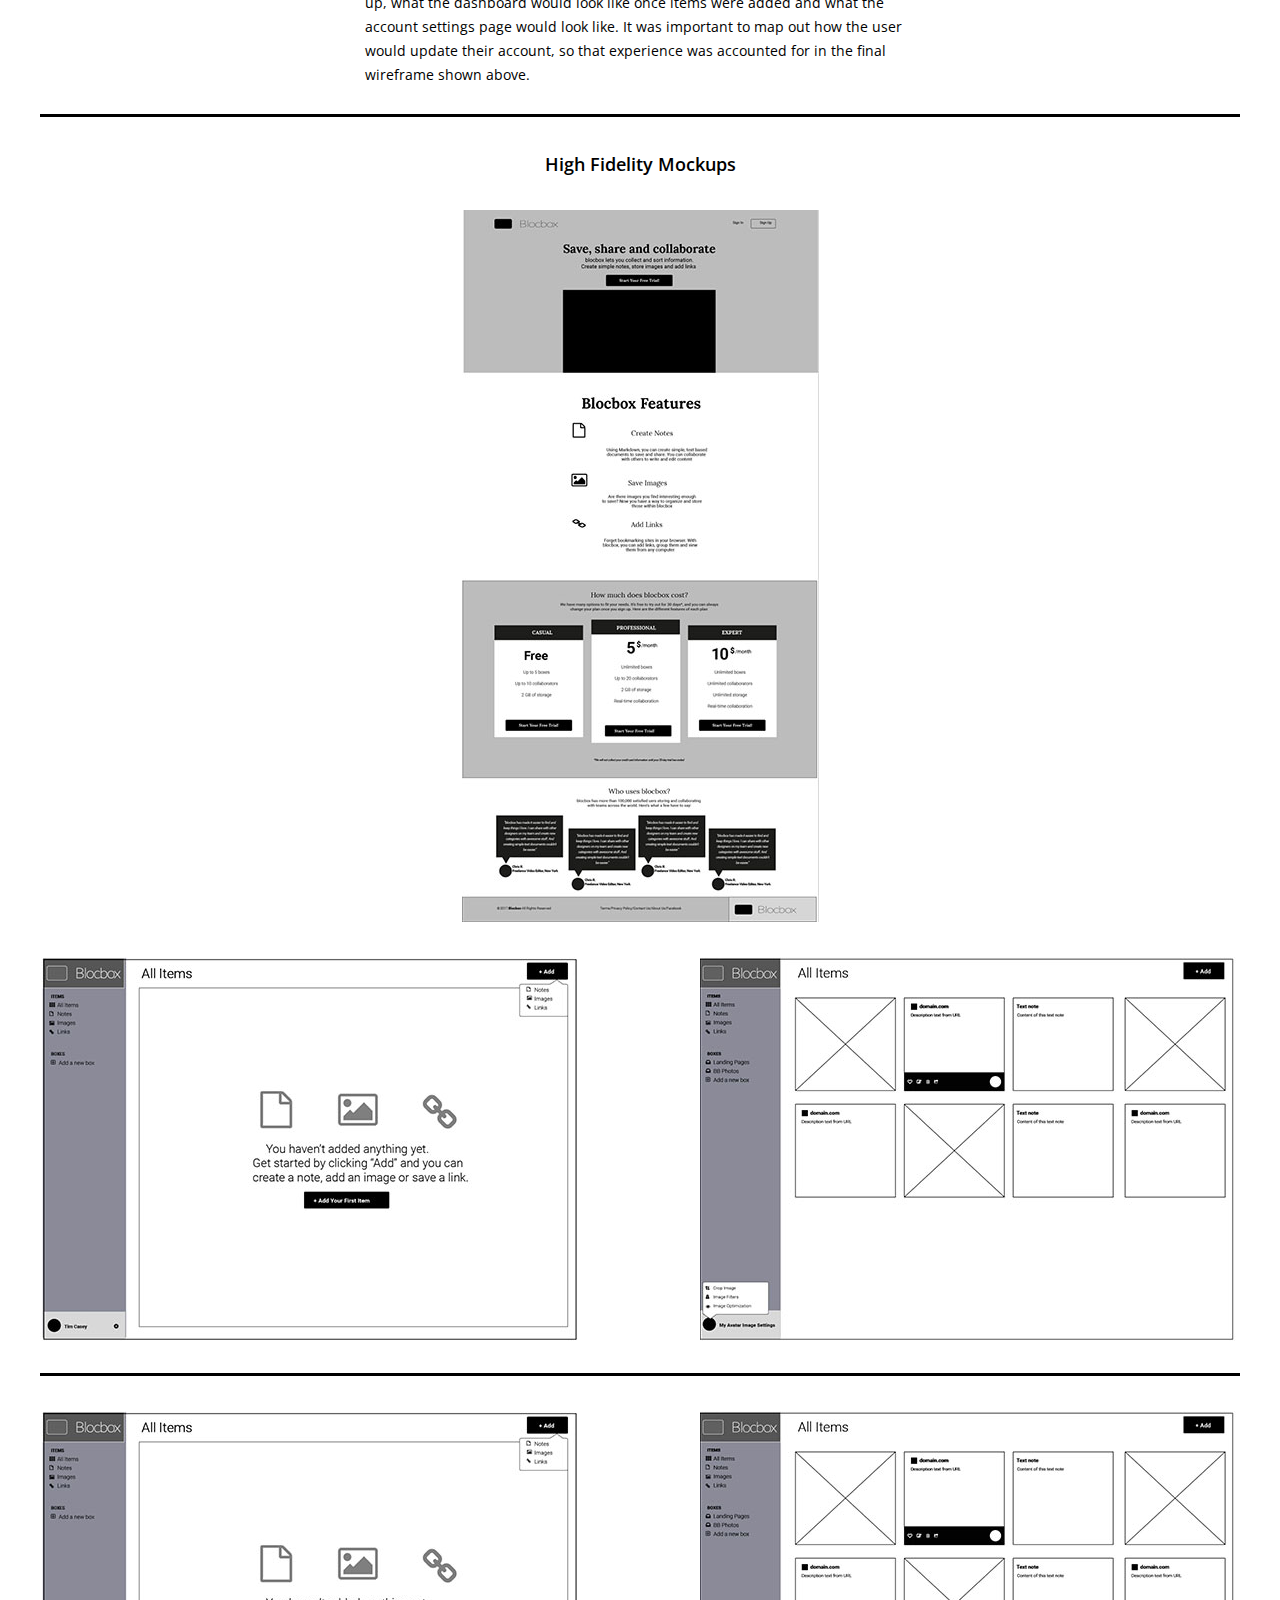
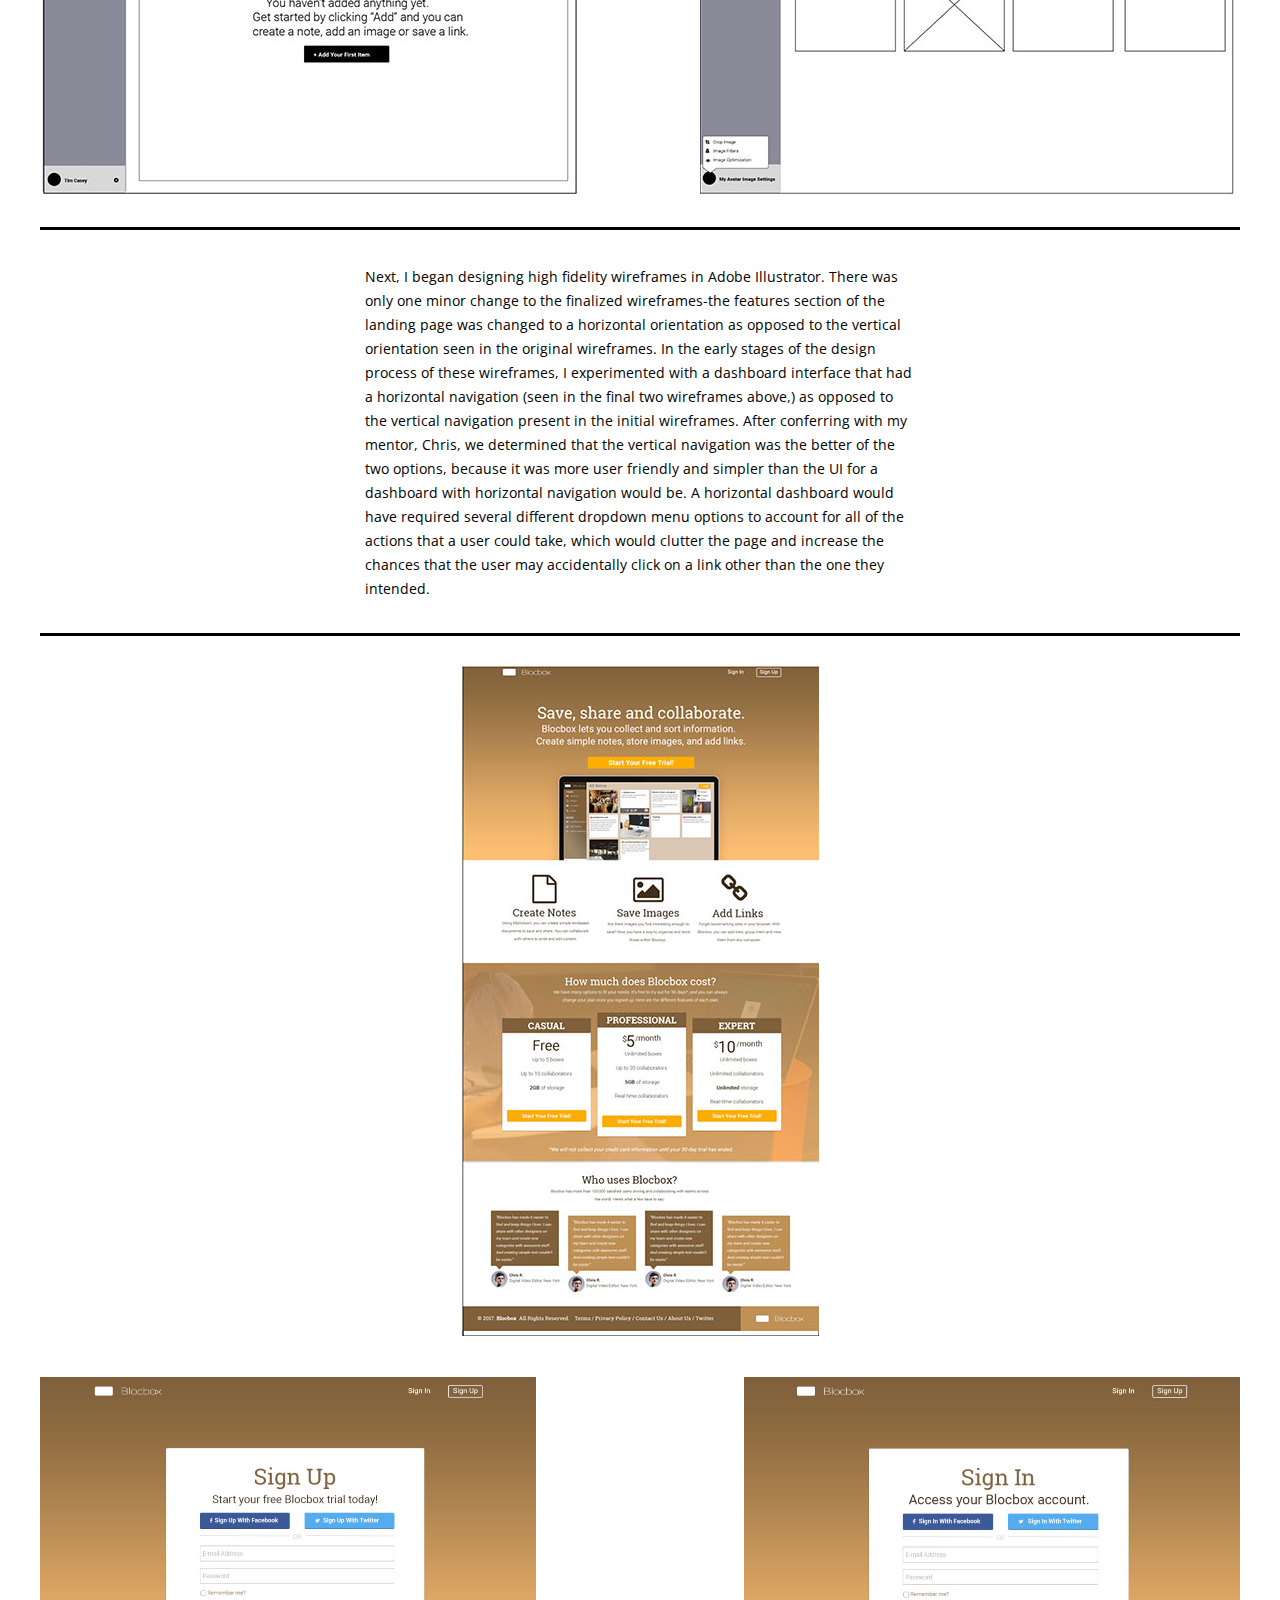
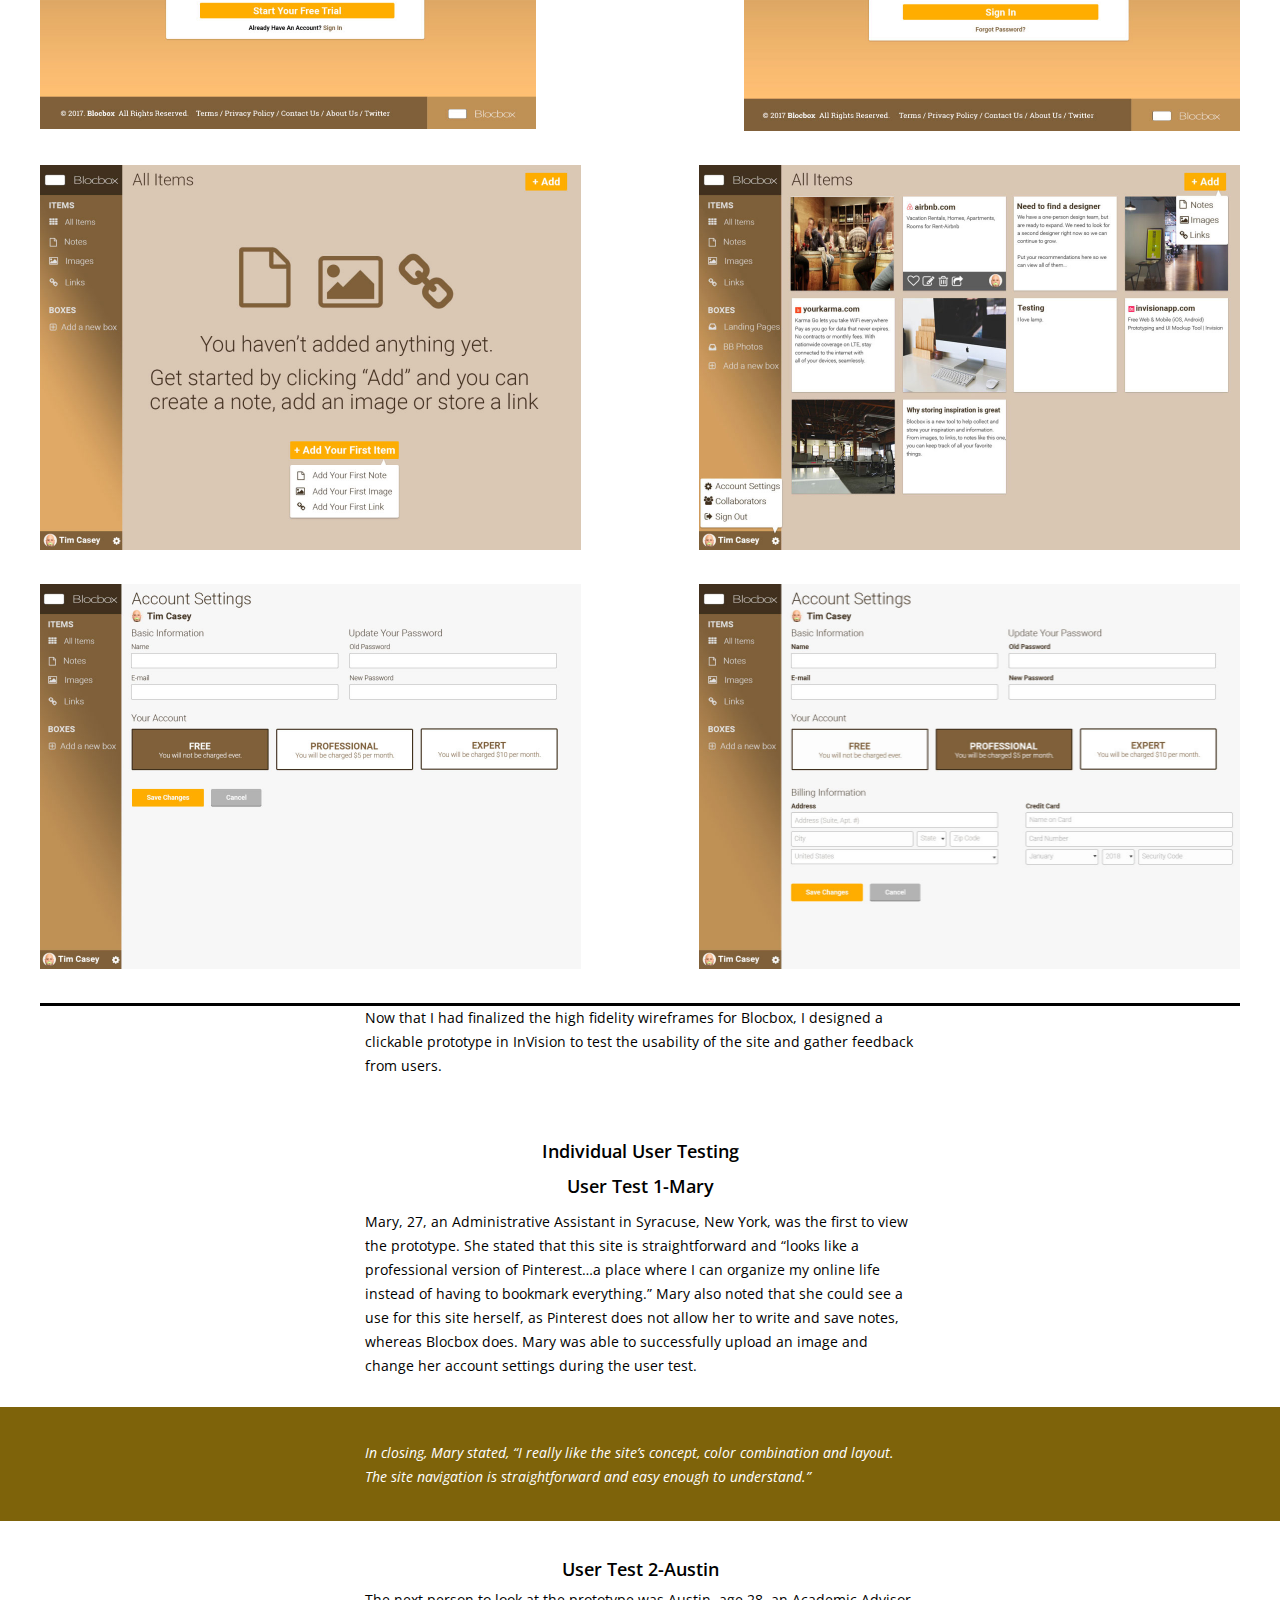
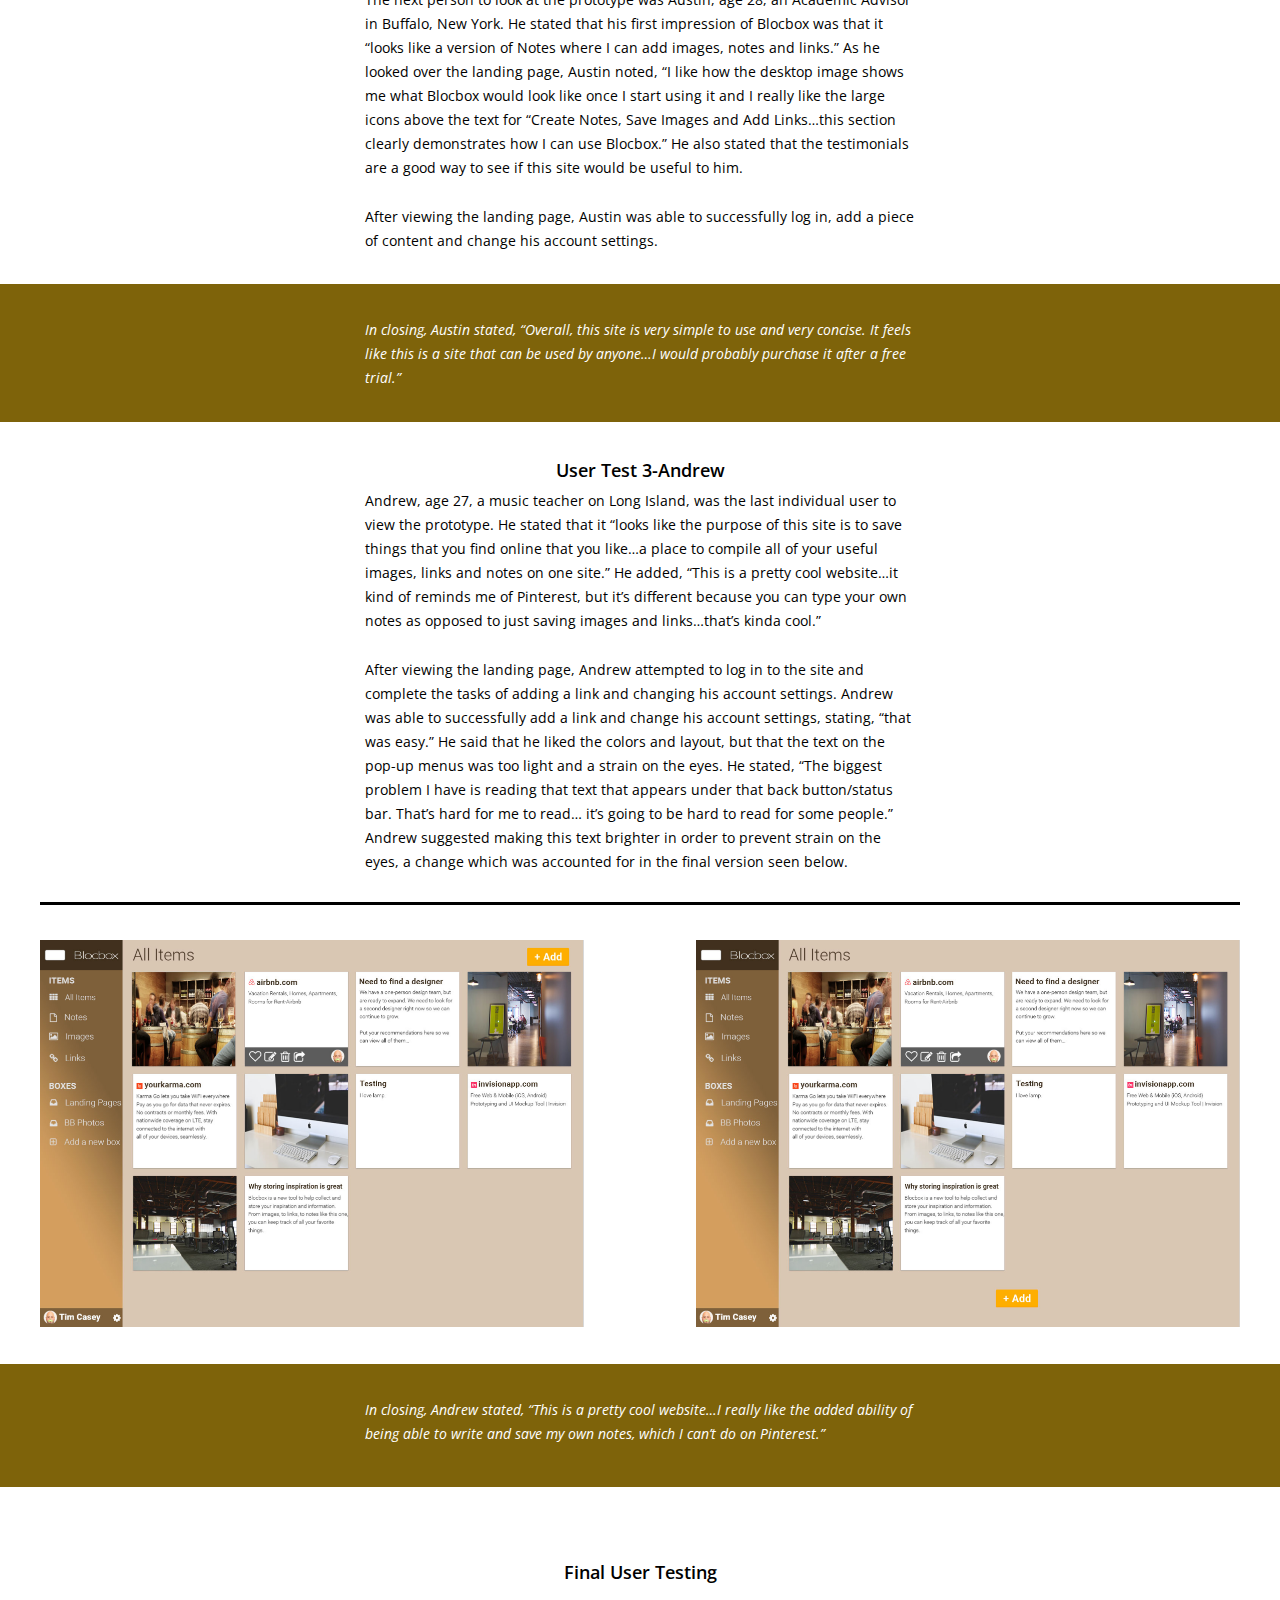
<file: BlocboxFinalCut.html>
<!doctype html>
<html lang="zxx">
  <head>
    <meta charset="utf-8">
    <meta name="viewport" content="width=device-width, initial-scale=1, maximum-scale=1">
    <meta http-equiv="X-UA-Compatible" content="IE=edge">
    <meta name="format-detection" content="telephone=no">
    <title>Updateddesign of order : 66734</title>
    <link rel="shortcut icon" type="image/x-icon" href="images/favicon.png">
      <link href="https://fonts.googleapis.com/css?family=Montserrat&display=swap" rel="stylesheet">
      <link href="https://fonts.googleapis.com/css?family=Open+Sans:300,300i,400,400i,600,600i,700,700i,800,800i&display=swap" rel="stylesheet">
   <link rel="stylesheet" href="https://cdnjs.cloudflare.com/ajax/libs/font-awesome/4.7.0/css/font-awesome.min.css">
    <link rel="stylesheet" href="css/style.css">
    <link rel="stylesheet" href="css/responsive.css">
  </head>
  <body>
    <div class="sidemenu"></div>
    <div class="wrapper">
      <!--banner block starts-->
                <header>
                        <div class="container">
                        <div class="header-in">
                            <div class="logo">
                                <a href="#"><img src="images/logo.png" width="279" height="92" alt="img"></a>
                            </div>
                            <div class="menu wte">
                                <span></span>
                                <span></span>
                                <span></span>
                            </div>
                            <nav>
                                <ul>
                                    <li><a href="#">Projects</a></li>
                                    <li><a href="#">About</a></li>
                                    <li class="active"><a href="#">Contact</a></li>
                                </ul>
                            </nav>
                            <div class="clear"></div>
                        </div>
                        </div>
                </header>
      <!--banner block end-->
      <!--truck block starts-->
        <div class="blockbox">
        <div class="food-truck">
            <div class="container">
                <div class="food-in">
                    <figure>
                        <img src="images/blk.png"  width="333" height="56" alt="img">
                    </figure>
                    <h3>A SaaS web application which allows people to collect information and store it in<br> a single place. </h3>
                </div>
            </div>
        </div>
        </div>
      <!--truck block end-->
      <!--mobile block starts-->
        <div class="device">
        <div class="mobile">
            <div class="container">
                <div class="mobile-in">
                    <figure>
                        <img src="images/device.png" width="850" height="493" alt="img">
                    </figure>
                     <button type="button" class="let view">VIEW INVISION PROTOTYPE</button>
                    <div class="summary">
                        <div class="summary-in">
                        <h6>Summary</h6>
                        <p>I was tasked with designing Blocbox, a SaaS (Software as a Service) web application which allows people to collect information and store it in a single place. A user would be able to create simple documents, store images, links to websites, and collaborate with others.</p>
                        </div>
                    </div>
                    <div class="summary">
                        <div class="summary-in">
                        <h6>The Problem</h6>
                        <p>Several problems exist with the current methods of saving and sharing items online and there does not seem to be a clear consensus of a website that stands out among the rest. Many people primarily save items as favorites on their preferred web browser because it's either the only way of saving or sharing content they know how to use, or because they like the ease of recalling and searching bookmarks. People who primarily save and share items on social media sites such as Facebook, Pinterest and Twitter sometimes lose track of bookmarks, as these sites do not allow you to categorically sort your saved items. Meanwhile, sites like Box or Dropbox are too expensive and too complex for casual needs.</p>
                        </div>
                    </div>
                    <div class="summary">
                        <div class="summary-in">
                        <h6>The Solution</h6>
                        <p>Blocbox would be a website that would allow users to learn more about the product from an initial landing page, then subsequently sign up and/or sign in with E-mail, Facebook and Twitter. After signing up/in, a primary dashboard would display which would give users the ability to add and/or view images, links and text-based documents. Additionally, users would be able to add collaborators who can view the original user’s content and make edits of their own as well. Blocbox would have three pricing tiers-Free, Professional, $5 per month, and Expert, $10 per month. This would satisfy the requirement of affordable pricing while also differentiating the offerings, with two specific options for those who are looking for a casual experience and one for the user seeking to use the site for business purposes. Above all, the site would be user-friendly and easy to navigate for people of all ages.</p>
                            <button type="button" class="let view">VIEW INVISION PROTOTYPE</button>
                        </div>
                    </div>
                </div>
            </div>
        </div>
        </div>
      <!--mobile block end-->
      <!--user block starts-->
        <div class="user-servey">
        <div class="user">
            <div class="container">
                <div class="user-in">
                    <h6>User Survey</h6>
                    <div class="user-main">
                    <div class="user-inner">
                    <div class="user-left">
                        <h3><img src="images/Oval5.png" width="110" height="110" alt="img"></h3>
                    </div>
                    <div class="user-right">
                        <p >63% of respondents were between ages 25-34. This<br> demographic would become the target audience for<br> subsequent research and user testing.</p>
                    </div>
                        <div class="clear"></div>
                    </div>
                    <div class="user-inner">
                    <div class="user-left">
                        <h3><img src="images/Oval2.png" width="110" height="110" alt="img"></h3>
                    </div>
                    <div class="user-right">
                        <p class="save">75% of those surveyed report that they work in a collaborative environment.</p>
                    </div>
                        <div class="clear"></div>
                    </div>
                    <div class="user-inner">
                    <div class="user-left">
                        <h3><img src="images/Oval4.png" width="110" height="110" alt="img"></h3>
                    </div>
                    <div class="user-right">
                        <p>88% of respondents will save a link or image that interests them online in “most cases.”</p>
                    </div>
                        <div class="clear"></div>
                    </div>
                        <div class="result">
                        <span>The results of the user survey indicated that: </span>
                        <p><strong>	•	25% of the respondents were teachers, 25% were students (one High School/one<br> Graduate) and the remainder work with clients (accountant, sales, metrics<br> consultant and video editor) and </strong>all find note taking and file sharing beneficial. </p>
                        <p>•	75% of those surveyed report that save links and images on their browser<br> and Facebook,<strong> while 50% of respondents also  reported that they save on Pinterest<br> as well.</strong></p>
                        <p>	•	71.5% of respondents reported that they primarily save for business<br> purposes,<strong> while all respondents say that they write and keep notes for personal<br> reasons as well.</strong></p>
                            <p><a href="#">Read the full User Survey Analysis here</a></p>
                        </div>
                    </div>
                </div>
            </div>
        </div>
            </div>
      <!--user block end-->
      <!--survey block starts-->
        <div class="block-servey">
        <div class="survey">
            <div class="container">
                <div class="survey-in">
                    <h6>User Personas</h6>
                    <figure>
                        <img src="images/survey2.png" width="836" height="627" alt="img">
                    </figure>
                    <a href="#" class="str">View all User Personas Here</a>
                </div>
            </div>
        </div>
            <div class="stories">
                        <h6>User Stories</h6>
                        <p>After creating user personas and analyzing survey results, I developed a list of user stories for new and returning users of the Blocbox site. After combing through the list, I identified the stories that were necessary for an MVP-these are highlighted in green-and the stories that could be explored in future iterations-these are listed in red.</p>
                        <a href="#" class="str">View all User Stories Here</a>
                    </div>
        </div>
      <!--survey block end-->
      <!--userflows starts-->
        <div class="sitemap">
        <div class="user-flow">
            <div class="container">
                <div class="user-flow-in">
                    <h6>User Flows And Sitemap</h6>
                    <p>Next, I designed user flows for the key navigations throughout the app. The first three fleshed-out user flows illustrated what a user could expect upon visiting the landing page, how a new user would sign up, how a returning user would sign in. The final user flow demonstrated the shared tasks that each user could take part in from the dashboard. I also created a site map that would show the overall flow of the app. </p>
                    <a href="#">View all User Flows Here</a>
                </div>
            </div>
        </div>
        </div>
      <!--userflow block end-->
      <!--chart block starts-->
        <div class="chart">
            <div class="container">
                <div class="chart-in">
                    <figure>
                        <img src="images/flow.png" width="1200" height="1020" alt="img">
                    </figure>
                </div>
                <div class="flow">
                    <figure>
                        <img src="images/flow2.png" width="1160" height="269" alt="img">
                    </figure>
                </div>
            </div>
        </div>
      <!--chart block end-->
      <!--Competitive block starts-->
        <div class="box">
        <div class="Competitive">
            <div class="container">
                <div class="Competitive-in">
                <div class="Competitive-inner">
                    <h6>Competitive Analysis</h6>
                    <ul>
                        <li>
                            <a href="#"><img src="images/box1.png" width="214" height="143" alt="img"></a>
                        </li>
                        <li>
                            <a href="#"><img src="images/box2.png" width="242" height="118" alt="img"></a>
                        </li>
                        <li>
                            <a href="#"><img src="images/box3.png" width="201" height="113" alt="img"></a>
                        </li>
                    </ul>
                    <div class="roming">
                    <p><span>Box</span> positions itself as a solution for both individual users and businesses. Box offer a free basic subscription for the personal user and three different pricing tiers for businesses. Box also has excellent connectivity with major apps like Salesforce and Chatter. Box’s online document editing is not as strong as others in it’s space and it's possible to become overwhelmed by all of these different package options. Blocbox would need to overcome the threat of an already oversaturated market and the flexibility that Box allows with it’s app connectivity and instantaneous downloads features.</p>
                        <p><span>Evernote</span> positions itself as a solution for both consumers and businesses. It is clear that they are targeting the more cost-conscious purchaser, with three pricing options for the general user and one, flat $12 per month per user model for businesses. The general look and feel of their website-with bright colors and some hand-drawn illustrations-seems to scream that they are geared more for personal use and/or the creative professional, as opposed to the corporate world. Like Box, Evernote also allows for collaboration between multiple users for the sharing and editing of notes. Evernote's ease of use, low prices and stronger brand recognition are immediate threats to Blocbox right out of the gate.</p>
                        <p><span>Dropbox</span> is among the most popular and widely-used mobile cloud storage service among professionals. It has an elegant style and works well with all major OS offerings-Windows, Mac, iOS and Android. Dropbox is not as user-friendly as Evernote. The user can manually customize to their liking, but it is much more<br> time-consuming to organize than in the aforementioned apps.Dropbox can be beat by offering easier options for organization and more affordable options (less than $12) for price and storage. Dropbox’s greatest threats to Blocbox are that it is tremendously popular and allows sharing of all file sizes across many, if not all, devices.</p>
                        <a href="#">Read the Full Competitive Analysis Here</a>
                    </div>
                </div>
                </div>
            </div>
        </div>
        </div>
      <!--Competitive block end-->
      <!--Branding block starts-->
        <div class="brand-style">
        <div class="Branding">
            <div class="container">
                <div class="Branding-in">
                    <div class="branding-style">
                    <div class="Branding-inner">
                        <h6>Branding/Style Guide</h6>
                        <ul class="clearfix">
                            <li>
                                <figure>
                                    <img src="images/box4.png" width="200" height="199" alt="img">
                                </figure>
                            </li>
                            <li>
                                <figure>
                                    <img src="images/box5.png" width="200" height="200" alt="img">
                                </figure>
                            </li>
                            <li>
                                <figure>
                                    <img src="images/box6.png" width="200" height="200" alt="img">
                                </figure>
                            </li>
                            
                        </ul>
                        <div class="design">
                        <p>When designing the Blocbox logo, I wanted to create something simple, yet iconic, much as Apple has with their insignia, as well as Facebook and Google have with their iconic “F” and “G” logos, specifically. I settled on the rounded rectangle box, (far right,) to evoke a simple logo that “just works,” as Apple would say. I also spaced out and centered the Blocbox logo, drawing inspiration from a  style similar to Apple’s typeface to complete the logo as well. I broke the typography down as follows:</p>
                        <p>I started out with Roboto as my heading typeface and Lora as my paragraph typeface. After some experimenting, I chose to flip the two-setting Lora as the heading typeface and Roboto as the paragraph typeface. I felt that Lora did not mesh as well with a smaller character size. Once I began building the mock-ups, I noticed that Lora felt out of place entirely, so I switched to a Roboto Slab typeface for the heading. I felt that this was a better fit for the theme and identity that I was trying to evoke with Blocbox. </p>
                        <p>When it came to deciding on a color scheme, I've always liked wood/faux-wood accessories (i.e. chairs, tables, my own car dashboard, etc.) and I wanted to create something that evokes a high-quality, elegant finish as these items do. I've kept the general templates the same, but created a color swatch in various shades of beige and brown, while using a dark brown color to make the text pop out. I've chosen orange to differentiate the call to action button from the other elements of the dashboard, creating a uniquely colored button, but one that is not radically different from the other shades of brown contained within the dashboard.</p>
                            </div>
                    </div>
                    </div>
                    <div class="style-in">
                                <figure>
                                    <img src="images/roboto.jpg" width="590" height="456" alt="img">
                                </figure>
                        <a href="#">Click here to see the full Style Guide</a>
                    </div>
                    <div class="fidelity">
                        <h6>Low Fidelity Wireframes</h6>
                        <ul>
                            <li>
                                <figure>
                                    <img src="images/wire1.jpg" width="357" height="598" alt="img">
                                </figure>
                            </li>
                            <li>
                                <figure>
                                    <img src="images/wire2.jpg" width="716" height="1426" alt="img">
                                </figure>
                            </li>
                            <li>
                                <figure>
                                    <img src="images/wire3.jpg" width="716" height="1422" alt="img">
                                </figure>
                            </li>
                            <li>
                                <figure>
                                    <img src="images/wire4.jpg" width="1066" height="608" alt="img">
                                </figure>
                            </li>
                            <li>
                                <figure>
                                    <img src="images/wire5.jpg" width="1066" height="608" alt="img">
                                </figure>
                            </li>
                        </ul>
                    </div>
                    <div class="few">
                    <div class="few-in">
                        <p>I used Balsamiq to begin creating low fidelity wireframes for Blocbox. It was important to create a simple, yet elegant site that featured prominent, immediate calls to action, along with transparent pricing and user testimonials. After conducting preference testing on three different landing pages, the final one above on the far right was the overwhelming favorite, so I began to design around that concept. I also created mockups of the sign up and sign in flows as well. </p>
                        <p>Wireframes that illustrated the dashboard experience for the user were also created. These wireframes illustrated what a user would see after first signing up, what the dashboard would look like once items were added and what the account settings page would look like. It was important to map out how the user would update their account, so that experience was accounted for in the final wireframe shown above.</p>
                    </div>
                     </div>
                    <div class="high">
                        <div class="high-in">
                            <h6>High Fidelity Mockups</h6>
                             <figure>
                                <img src="images/mock.jpg" width="357" height="714" alt="img">
                            </figure>
                            <div class="item-main">
                            <div class="item">
                                <div class="item-left">
                                    <figure><img src="images/item1.jpg" width="538" height="385" alt="img"></figure>
                                </div>
                                <div class="item-right">
                                    <figure>                                        <img src="images/item2.jpg" width="540" height="385" alt="img">
                                    </figure>
                                </div>
                                <div class="clear"></div>
                            </div>
                            <div class="item">
                                <div class="item-left">
                                    <figure><img src="images/item1.jpg" width="538" height="385" alt="img"></figure>
                                </div>
                                <div class="item-right">
                                    <figure>                                        <img src="images/item2.jpg" width="540" height="385" alt="img">
                                    </figure>
                                </div>
                                <div class="clear"></div>
                            </div>
                            </div>
                            <div class="began">
                                <p>Next, I began designing high fidelity wireframes in Adobe Illustrator. There was only one minor change to the finalized wireframes-the features section of the landing page was changed to a horizontal orientation as opposed to the vertical orientation seen in the original wireframes. In the early stages of the design process of these wireframes, I experimented with a dashboard interface that had a horizontal navigation (seen in the final two wireframes above,) as opposed to the vertical navigation present in the initial wireframes. After conferring with my mentor, Chris, we determined that the vertical navigation was the better of the two options, because it was more user friendly and simpler than the UI for a dashboard with horizontal navigation would be. A horizontal dashboard would have required several different dropdown menu options to account for all of the actions that a user could take, which would clutter the page and increase the chances that the user may accidentally click on a link other than the one they intended.</p>
                            </div>
                        </div>
                    </div>
                    <div class="share">
                        <figure>
                            <img src="images/share1.jpg" width="357" height="667" alt="img">
                        </figure>
                        <div class="sign-up">
                        <div class="share-left">
                            <figure>
                                <img src="images/share2.jpg" width="990" height="704" alt="img">
                            </figure>
                        </div>
                        <div class="share-right">
                            <figure>
                                <img src="images/share3.jpg" width="990" height="708" alt="img">
                            </figure>
                        </div>
                        <div class="clear"></div>
                        </div>
                        <div class="sign-up">
                        <div class="share-left accounts">
                            <figure>
                                <img src="images/share4.jpg" width="1082" height="770" alt="img">
                            </figure>
                        </div>
                        <div class="share-right accounts">
                            <figure>
                                <img src="images/share5.jpg" width="1082" height="770" alt="img">
                            </figure>
                        </div>
                        <div class="clear"></div>
                        </div>
                        <div class="sign-up">
                        <div class="share-left accounts">
                            <figure>
                                <img src="images/share6.jpg" width="1082" height="770" alt="img">
                            </figure>
                        </div>
                        <div class="share-right accounts">
                            <figure>
                                <img src="images/share7.jpg" width="1082" height="770" alt="img">
                            </figure>
                        </div>
                        <div class="clear"></div>
                        </div>
                    </div>
                    <div class="finaliazed">
                        <div class="design">
                            <p>Now that I had finalized the high fidelity wireframes for Blocbox, I designed a clickable prototype in InVision to test the usability of the site and gather feedback from users.</p>
                        </div>
                    </div>
                    <div class="individual">
                        <div class="map-in">
                            <h6>Individual User Testing </h6>
                            <h6>User Test 1-Mary </h6>
                            <p>Mary, 27, an Administrative Assistant in Syracuse, New York, was the first to view the prototype. She stated that this site is straightforward and “looks like a professional version of Pinterest…a place where I can organize my online life instead of having to bookmark everything.” Mary also noted that she could see a use for this site herself, as Pinterest does not allow her to write and save notes, whereas Blocbox does. Mary was able to successfully upload an image and change her account settings during the user test. </p>
                        </div>
                        </div>
                </div>
            </div>
            
            
            
            <div class="mary">
                        <div class="map-in">
                            <p>In closing, Mary stated, “I really like the site’s concept, color combination and layout. The site navigation is straightforward and easy enough to understand.” </p>
                        </div>
                    </div>
            <div class="austin">
                <div class="conatiner">
                    <div class="map-in">
                        <h6>User Test 2-Austin </h6>
                            <p class="york">The next person to look at the prototype was Austin, age 28, an Academic Advisor in Buffalo, New York. He stated that his first impression of Blocbox was that it “looks like a version of Notes where I can add images, notes and links.” As he looked over the landing page, Austin noted, “I like how the desktop image shows me what Blocbox would look like once I start using it and I really like the large icons above the text for “Create Notes, Save Images and Add Links…this section clearly demonstrates how I can use Blocbox.” He also stated that the testimonials are a good way to see if this site would be useful to him. </p>
                        <p class="york">After viewing the landing page, Austin was able to successfully log in, add a piece of content and change his account settings. </p>
                        </div>
                </div>
            </div>
            <div class="mary">
                        <div class="map-in">
                            <p>In closing, Austin stated, “Overall, this site is very simple to use and very concise. It feels like this is a site that can be used by anyone…I would probably purchase it after a free trial.”</p>
                        </div>
                    </div>
            <div class="austin">
                <div class="container">
                    <div class="austin-inner">
                    <div class="map-in">
                        <h6>User Test 3-Andrew  </h6>
                            <p>Andrew, age 27, a music teacher on Long Island, was the last individual user to view the prototype. He stated that it “looks like the purpose of this site is to save things that you find online that you like…a place to compile all of your useful images, links and notes on one site.” He added, “This is a pretty cool website…it kind of reminds me of Pinterest, but it’s different because you can type your own notes as opposed to just saving images and links…that’s kinda cool.” </p>
                        <p>After viewing the landing page, Andrew attempted to log in to the site and complete the tasks of adding a link and changing his account settings. Andrew was able to successfully add a link and change his account settings, stating, “that was easy.” He said that he liked the colors and layout, but that the text on the pop-up menus was too light and a strain on the eyes. He stated, “The biggest problem I have is reading that text that appears under that back button/status bar. That’s hard for me to read… it’s going to be hard to read for some people.” Andrew suggested making this text brighter in order to prevent strain on the eyes, a change which was accounted for in the final version seen below. </p>
                        </div>
                        </div>
                    <div class="add">
                        <div class="item line">
                                <div class="item-left">
                                    <figure><img src="images/add1.png" width="1084" height="770" alt="img"></figure>
                                </div>
                                <div class="item-right">
                                    <figure>                                        <img src="images/add2.png" width="1084" height="770" alt="img">
                                    </figure>
                                </div>
                                <div class="clear"></div>
                            </div>
                        </div>
                </div></div>
                <div class="mary andrew">
                        <div class="map-in">
                            <p>In closing, Andrew stated, “This is a pretty cool website…I really like the added ability of being able to write and save my own notes, which I can’t do on Pinterest.”</p>
                        </div>
                    </div>
            <div class="austin">
                <div class="final-user">
                    <div class="container">
                    <div class="final-user-in">
                <div class="map-in">
                        <h6>Final User Testing  </h6>
                            <p>Before deploying the final version of Blocbox, I ran a few user tests on Usability Hub to ensure that I was making the correct design decisions in three key areas. The first test was a five second test used to find out if visitors to the site could correctly identify what the site was for and also asked if the brand appeared trustworthy. </p>
                        <p>The insights gleaned from this test were that:</p>
                        <p>	•	88% of users were able to correctly identify that this was a type of storage site that allowed you to share notes, images and links, as well as collaborate with others.  </p>
                        <p> •	The remaining 12% could not articulate what the site was for and stated that they needed more time to view the content on the landing page. </p>
                        <p>•	76% of those surveyed stated that the brand seemed trustworthy, 12% stated that the brand seemed “somewhat trustworthy,” while the remaining 12% stated that it the brand did not seem trustworthy.</p>
                        <p>	•	Those who did not find the site trustworthy felt this way because a combination of the color scheme, the layout of the landing page and the large text made this look like a “spamming site with loads of viruses.”  </p>
                        <p>The second test was a preference test that gave users two options for the placement of the “Add” button on the dashboard, then asked them which option they preferred.</p>
                        </div>
                        </div>
                    <div class="final-user-inner">
                        <div class="final-left">
                            <figure>
                                <img src="images/final1.jpg" width="541" height="385" alt="img">
                            </figure>
                        </div>
                        <div class="final-right">
                            <figure>
                                <img src="images/final2.jpg" width="541" height="385" alt="img">
                            </figure>
                        </div>
                        <div class="clear"></div>
                    </div>
                        <div class="being">
                         <div class="map-in">
                            <p>The results of this preference test indicated that 80% of users preferred the first option (above, left.) The reasons for this choice varied between it “being more obvious up top,” “remaining visible after more items are added” and “still draws attention up top as a result of the distinct call-to-action color.” </p>
                        </div>
                            </div>
                         <div class="being ln">
                         <div class="map-in">
                            <p>The third and final user test asked users to walk through the process of adding a new image on the site. This process is illustrated below.</p>
                        </div>
                            </div>
                        <div class="being-in">
                            <ul class="clearfix">
                                <li><figure><img src="images/being1.jpg" width="542" height="385" alt="img"></figure></li>
                                <li><figure><img src="images/being2.jpg" width="542" height="385" alt="img"></figure></li>
                                <li><figure><img src="images/being3.jpg" width="542" height="385" alt="img"></figure></li>
                                <li><figure><img src="images/being4.jpg" width="542" height="385" alt="img"></figure></li>
                            </ul>
                            <div class="map-in">
                            <p>60% of the users who took this test were able to complete it successfully in an average of 32.7 seconds. Each respondent stated that it was easy to figure out where to click because of the large, distinguished call to action button and the “Images” text and icons that followed after. </p>
                            <p>Now that I had completed this final round of user testing, I designed a responsive website for the landing and dashboard pages, then successfully deployed the Blocbox project.</p>
                        </div>
                            <button type="button" class="let view">VIEW THE BLOCBOX WEBPAGE</button>
                        </div>
                    </div>
            </div>
            </div>
            
                        
                    <div class="container">
                    <div class="conslusion">
                        
                        <div class="map-in">
                            <h6>Conclusion</h6>
                            <p>This was my first design project, so in addition to learning the ins and outs of the design process, I would say that the most rewarding parts of this project were learning the ropes of an agile development process, learning how to conduct user interviews and building user personas. Building this site was a great exercise in building a basic foundation of knowledge in the field of User Experience Design and I intend to keep working to increase my knowledge and skill level. </p>
                            <p>In closing, I have learned that it’s not about reinventing from a UI perspective, nor is it about what the designer thinks works best. In contrast, it’s about learning what works best for users and reiterating on designs until you can deploy a product that is accessible and as user-friendly for as many people as possible. This was a good starting point towards those goals and I look forward to applying the knowledge I’ve begun to learn here to build bigger and better applications in the future. </p>
                            <button type="button" class="let view con">BACK TO TOP</button>
                            <button type="button" class="let view">RETURN TO HOMEPAGE</button>
                        </div>
                    </div>
            </div>
        </div>
        </div>
      <!--Branding block end-->
      <!--contact block starts-->
            <div class="connect-main">
                <div class="container">
                <div class="connect">
                    <h2>Let’s Connect! </h2>
                    <h2>I Am Currently Seeking A UX Research Role In Manhattan.  </h2>
                    <button type="button" class="let">CONTACT ME</button>
                </div>
            </div>
                </div>
      <!--contact block end-->
        
      <!--footer starts-->
      <footer>
        <div class="container">
            <div class="footer-in">
                <p><span><i class="fa fa-copyright" aria-hidden="true"></i></span>2018 Timothy E. Casey</p>
                <ul class="clearfix">
					<li><a href="#"><i class="fa fa-github" aria-hidden="true"></i></a></li>
					<li><a href="#" class="git"><i class="fa fa-linkedin-square" aria-hidden="true"></i></a></li>
				</ul>
                <div class="clear"></div>
            </div>
          </div>
      </footer>
      </div>
      <!--footer end-->
    <script src="https://ajax.googleapis.com/ajax/libs/jquery/3.3.1/jquery.min.js"></script> 
<script>
          $(document).ready(function(){
      $('nav').clone().appendTo('.sidemenu');
         
           //menu-left-right
           $('.menu').click(function(e){
           
          $('body').toggleClass('open-menu');
         
         
      })
    });
</script>
	  <script>
        
    $(document).ready(function () {
			
			$(window).scroll(function(e){
				
			if($(window).scrollTop() > 0)
			{
				$('body').addClass('move-sticky-up');						
				}
			else
			{	
				$('body').removeClass('move-sticky-up');
			}	
			
			if($(window).scrollTop() > 0)
			{
				$('body').addClass('sticky');						
				}
				else{
					$('body').removeClass('sticky');	
					}
			
			})        

	});
    </script>
  </body>
</html>
</file>
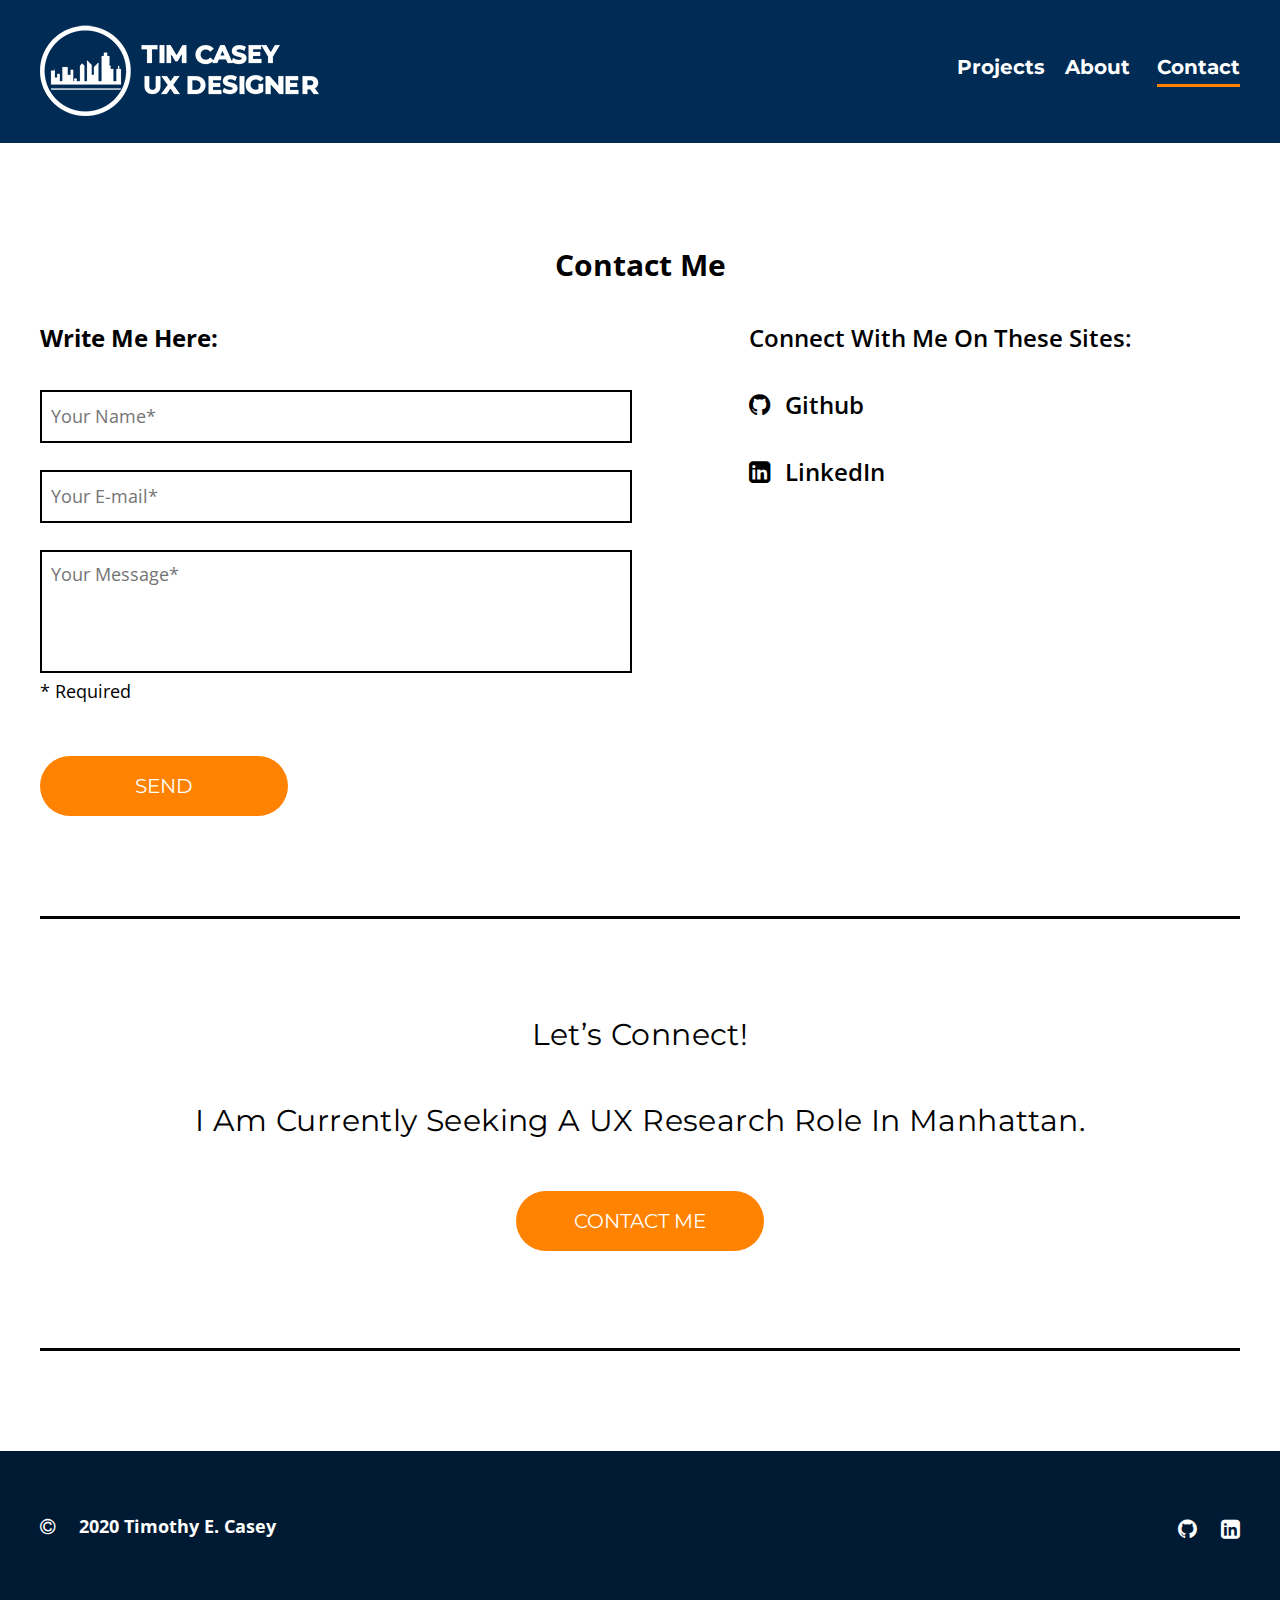
<file: contact.html>
<!doctype html>
<html lang="zxx">
  <head>
    <!-- Global site tag (gtag.js) - Google Analytics -->
<script async src="https://www.googletagmanager.com/gtag/js?id=UA-127858614-1"></script>
<script>
window.dataLayer = window.dataLayer || [];
function gtag(){dataLayer.push(arguments);}
gtag('js', new Date());

gtag('config', 'UA-127858614-1');
</script>
    <meta charset="utf-8">
    <meta name="viewport" content="width=device-width, initial-scale=1, maximum-scale=1">
    <meta http-equiv="X-UA-Compatible" content="IE=edge">
    <meta name="format-detection" content="telephone=no">
    <title>Timothy E. Casey-UX Designer</title>
    <link rel="shortcut icon" type="image/x-icon" href="images/favicon.png">
      <link href="https://fonts.googleapis.com/css?family=Montserrat&display=swap" rel="stylesheet">
      <link href="https://fonts.googleapis.com/css?family=Open+Sans:300,300i,400,400i,600,600i,700,700i,800,800i&display=swap" rel="stylesheet">
   <link rel="stylesheet" href="https://cdnjs.cloudflare.com/ajax/libs/font-awesome/4.7.0/css/font-awesome.min.css">
    <link rel="stylesheet" href="css/style.css">
    <link rel="stylesheet" href="css/responsive.css">
  </head>
  <body>
    <div class="sidemenu"></div>
    <div class="wrapper">
      <!--banner block starts-->
                <header>
                        <div class="container">
                        <div class="header-in">
                            <div class="logo">
                                <a href="index.html"><img src="images/logo.png" width="279" height="92" alt="img"></a>
                            </div>
                            <div class="menu wte">
                                <span></span>
                                <span></span>
                                <span></span>
                            </div>
                            <nav>
                                <ul>
                                    <li><a href="index.html">Projects</a></li>
                                    <li><a href="about.html">About</a></li>
                                    <li class="active"><a href="#">Contact</a></li>
                                </ul>
                            </nav>
                            <div class="clear"></div>
                        </div>
                        </div>
                </header>
      <!--banner block end-->
      <!--contact block starts-->
      <div class="contact">
            <div class="container">
                <div class="contact-in">
                    <h2>Contact Me</h2>
                    <div class="contact-left">
                        <h3>Write Me Here:</h3>
                        <form action="https://formspree.io/timothy.e.casey@gmail.com" method="POST">
                            <ul>
                                <li><input type=text placeholder="Your Name*"></li>
                                <li><input type=text placeholder="Your E-mail*"></li>
                                <li><textarea type="text" placeholder="Your Message*"></textarea>
                                <span>* Required</span>
								</li>
                            </ul>
							<button type="submit" class="btn let">SEND</button>
                        </form>
                    </div>
                    <div class="contact-right">
                        <h3>Connect With Me On These Sites:</h3>
                        <h3><a href="https://github.com/tcas2162" target="_blank"><i class="fa fa-github" aria-hidden="true"></i>Github</a></h3>
                        <h3><a href="https://www.linkedin.com/in/timothyecasey/" target="_blank"><i class="fa fa-linkedin-square" aria-hidden="true"></i>LinkedIn</a></h3>
						</div>
                    <div class="clear"></div>
                </div>
                <div class="connect-main">
                <div class="connect">
                    <h2>Let’s Connect! </h2>
                    <h2>I Am Currently Seeking A UX Research Role In Manhattan.  </h2>
                    <a href="mailto:timothy.e.casey@gmail.com"><button type="button" class="let">CONTACT ME</button></a>
                </div>
                </div>
          </div>
        </div>
      <!--contact block end-->

      <!--footer starts-->
      <footer>
        <div class="container">
            <div class="footer-in">
                <p><span><i class="fa fa-copyright" aria-hidden="true"></i></span>2020 Timothy E. Casey</p>
               <ul class="clearfix">
					<li><a href="https://github.com/tcas2162" target="_blank"><i class="fa fa-github" aria-hidden="true"></i></a></li>
					<li><a href="https://www.linkedin.com/in/timothyecasey/" target="_blank" class="git"><i class="fa fa-linkedin-square" aria-hidden="true"></i></a></li>
				</ul>
            </div>
          </div>
      </footer>
      </div>
      <!--footer end-->
    <script src="https://ajax.googleapis.com/ajax/libs/jquery/3.3.1/jquery.min.js"></script>
<script>
          $(document).ready(function(){
      $('nav').clone().appendTo('.sidemenu');

           //menu-left-right
           $('.menu').click(function(e){

          $('body').toggleClass('open-menu');


      })
    });
</script>
	  <script>

    $(document).ready(function () {

			$(window).scroll(function(e){

//			if($(window).scrollTop() > 0)
//			{
//				$('body').addClass('move-sticky-up');
//				}
//			else
//			{
//				$('body').removeClass('move-sticky-up');
//			}

			if($(window).scrollTop() > 0)
			{
				$('body').addClass('sticky');
				}
				else{
					$('body').removeClass('sticky');
					}

			})

	});
    </script>
  </body>
</html>
</file>
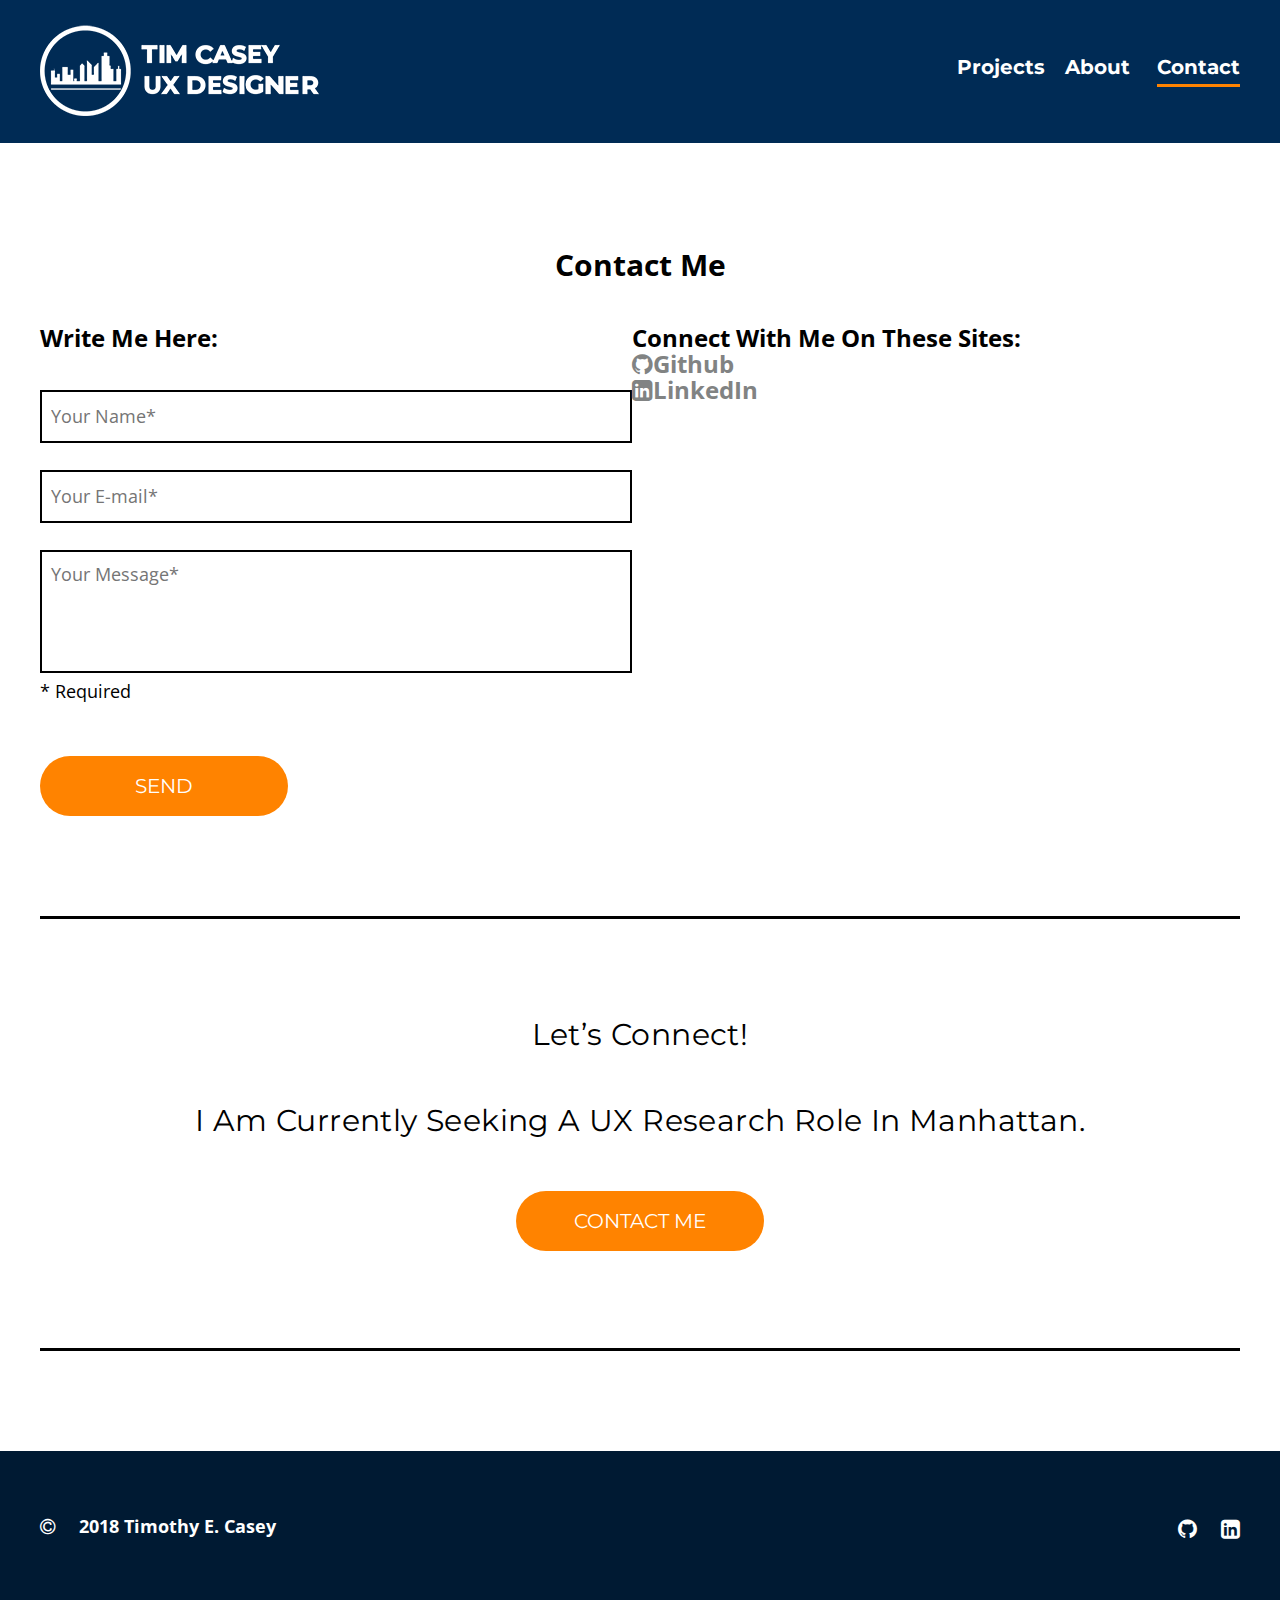
<file: ContactBlue.html>
<!doctype html>
<html lang="zxx">
  <head>
    <meta charset="utf-8">
    <meta name="viewport" content="width=device-width, initial-scale=1, maximum-scale=1">
    <meta http-equiv="X-UA-Compatible" content="IE=edge">
    <meta name="format-detection" content="telephone=no">
    <title>Updateddesign of order : 66734</title>
    <link rel="shortcut icon" type="image/x-icon" href="images/favicon.png">
      <link href="https://fonts.googleapis.com/css?family=Montserrat&display=swap" rel="stylesheet">
      <link href="https://fonts.googleapis.com/css?family=Open+Sans:300,300i,400,400i,600,600i,700,700i,800,800i&display=swap" rel="stylesheet">
   <link rel="stylesheet" href="https://cdnjs.cloudflare.com/ajax/libs/font-awesome/4.7.0/css/font-awesome.min.css">
    <link rel="stylesheet" href="css/style.css">
    <link rel="stylesheet" href="css/responsive.css">
  </head>
  <body>
    <div class="sidemenu"></div>
    <div class="wrapper">
      <!--banner block starts-->
                <header>
                        <div class="container">
                        <div class="header-in">
                            <div class="logo">
                                <a href="#"><img src="images/logo.png" width="279" height="92" alt="img"></a>
                            </div>
                            <div class="menu wte">
                                <span></span>
                                <span></span>
                                <span></span>
                            </div>
                            <nav>
                                <ul>
                                    <li><a href="#">Projects</a></li>
                                    <li><a href="#">About</a></li>
                                    <li class="active"><a href="#">Contact</a></li>
                                </ul>
                            </nav>
                            <div class="clear"></div>
                        </div>
                        </div>
                </header>
      <!--banner block end-->
      <!--contact block starts-->
      <div class="contact">
            <div class="container">
                <div class="contact-in">
                    <h2>Contact Me</h2>
                    <div class="contact-left">
                        <h3>Write Me Here:</h3>
                        <form>
                            <ul>
                                <li><input type=text placeholder="Your Name*"></li>
                                <li><input type=text placeholder="Your E-mail*"></li>
                                <li><textarea type="text" placeholder="Your Message*"></textarea>
                                <span>* Required</span>
								</li>
                            </ul>
							<button type="button" class="btn let">SEND</button>
                        </form>
                    </div>
                    <div class="contact-rihgt">
                        <h3>Connect With Me On These Sites:</h3>
                        <h3><a href="#"><i class="fa fa-github" aria-hidden="true"></i>Github</a></h3>
						<h3><a href="#"><i class="fa fa-linkedin-square" aria-hidden="true"></i>LinkedIn</a></h3>
						
                    </div>
                    <div class="clear"></div>
                </div>
                <div class="connect-main">
                <div class="connect">
                    <h2>Let’s Connect! </h2>
                    <h2>I Am Currently Seeking A UX Research Role In Manhattan.  </h2>
                    <button type="button" class="let">CONTACT ME</button>
                </div>
                </div>
          </div>
        </div>
      <!--contact block end-->
        
      <!--footer starts-->
      <footer>
        <div class="container">
            <div class="footer-in">
                <p><span><i class="fa fa-copyright" aria-hidden="true"></i></span>2018 Timothy E. Casey</p>
               <ul class="clearfix">
					<li><a href="#"><i class="fa fa-github" aria-hidden="true"></i></a></li>
					<li><a href="#" class="git"><i class="fa fa-linkedin-square" aria-hidden="true"></i></a></li>
				</ul>
            </div>
          </div>
      </footer>
      </div>
      <!--footer end-->
    <script src="https://ajax.googleapis.com/ajax/libs/jquery/3.3.1/jquery.min.js"></script> 
<script>
          $(document).ready(function(){
      $('nav').clone().appendTo('.sidemenu');
         
           //menu-left-right
           $('.menu').click(function(e){
           
          $('body').toggleClass('open-menu');
         
         
      })
    });
</script>
	  <script>
        
    $(document).ready(function () {
			
			$(window).scroll(function(e){
				
			if($(window).scrollTop() > 0)
			{
				$('body').addClass('move-sticky-up');						
				}
			else
			{	
				$('body').removeClass('move-sticky-up');
			}	
			
			if($(window).scrollTop() > 0)
			{
				$('body').addClass('sticky');						
				}
				else{
					$('body').removeClass('sticky');	
					}
			
			})        

	});
    </script>
  </body>
</html>
</file>
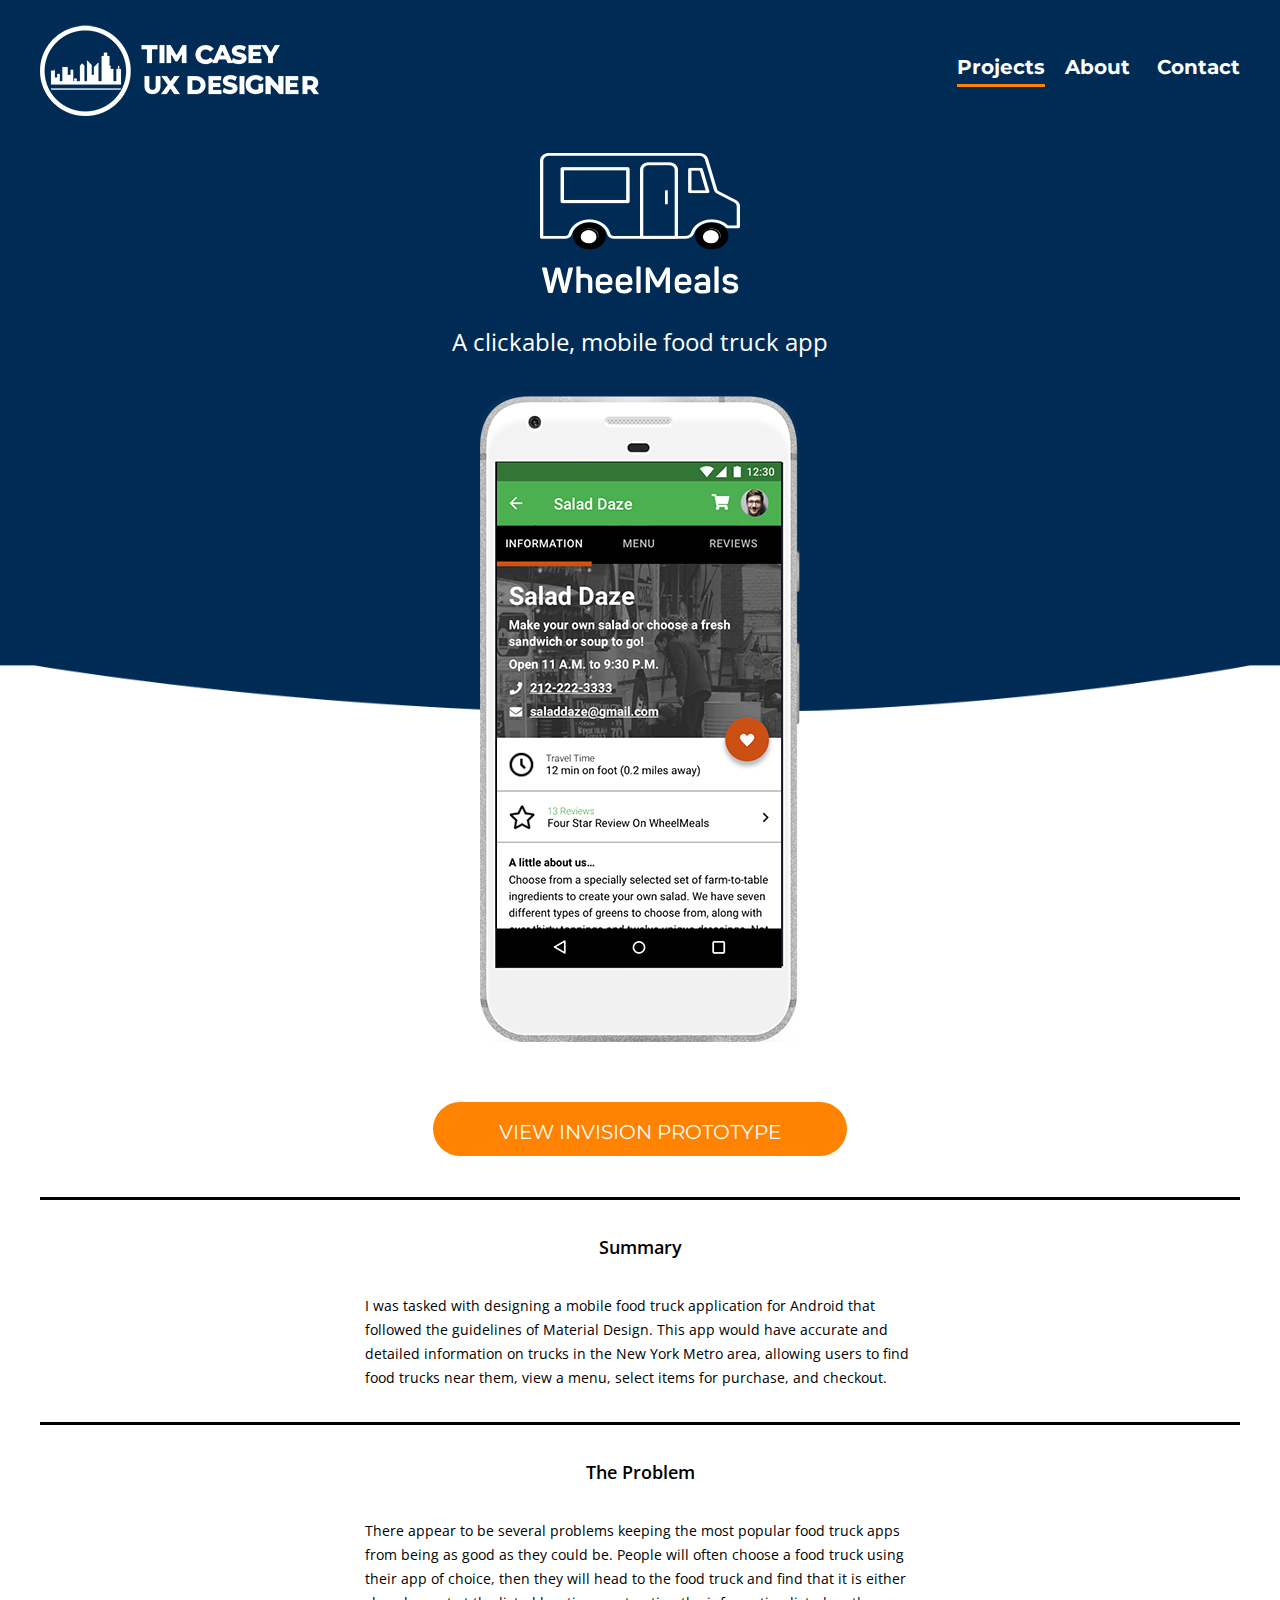
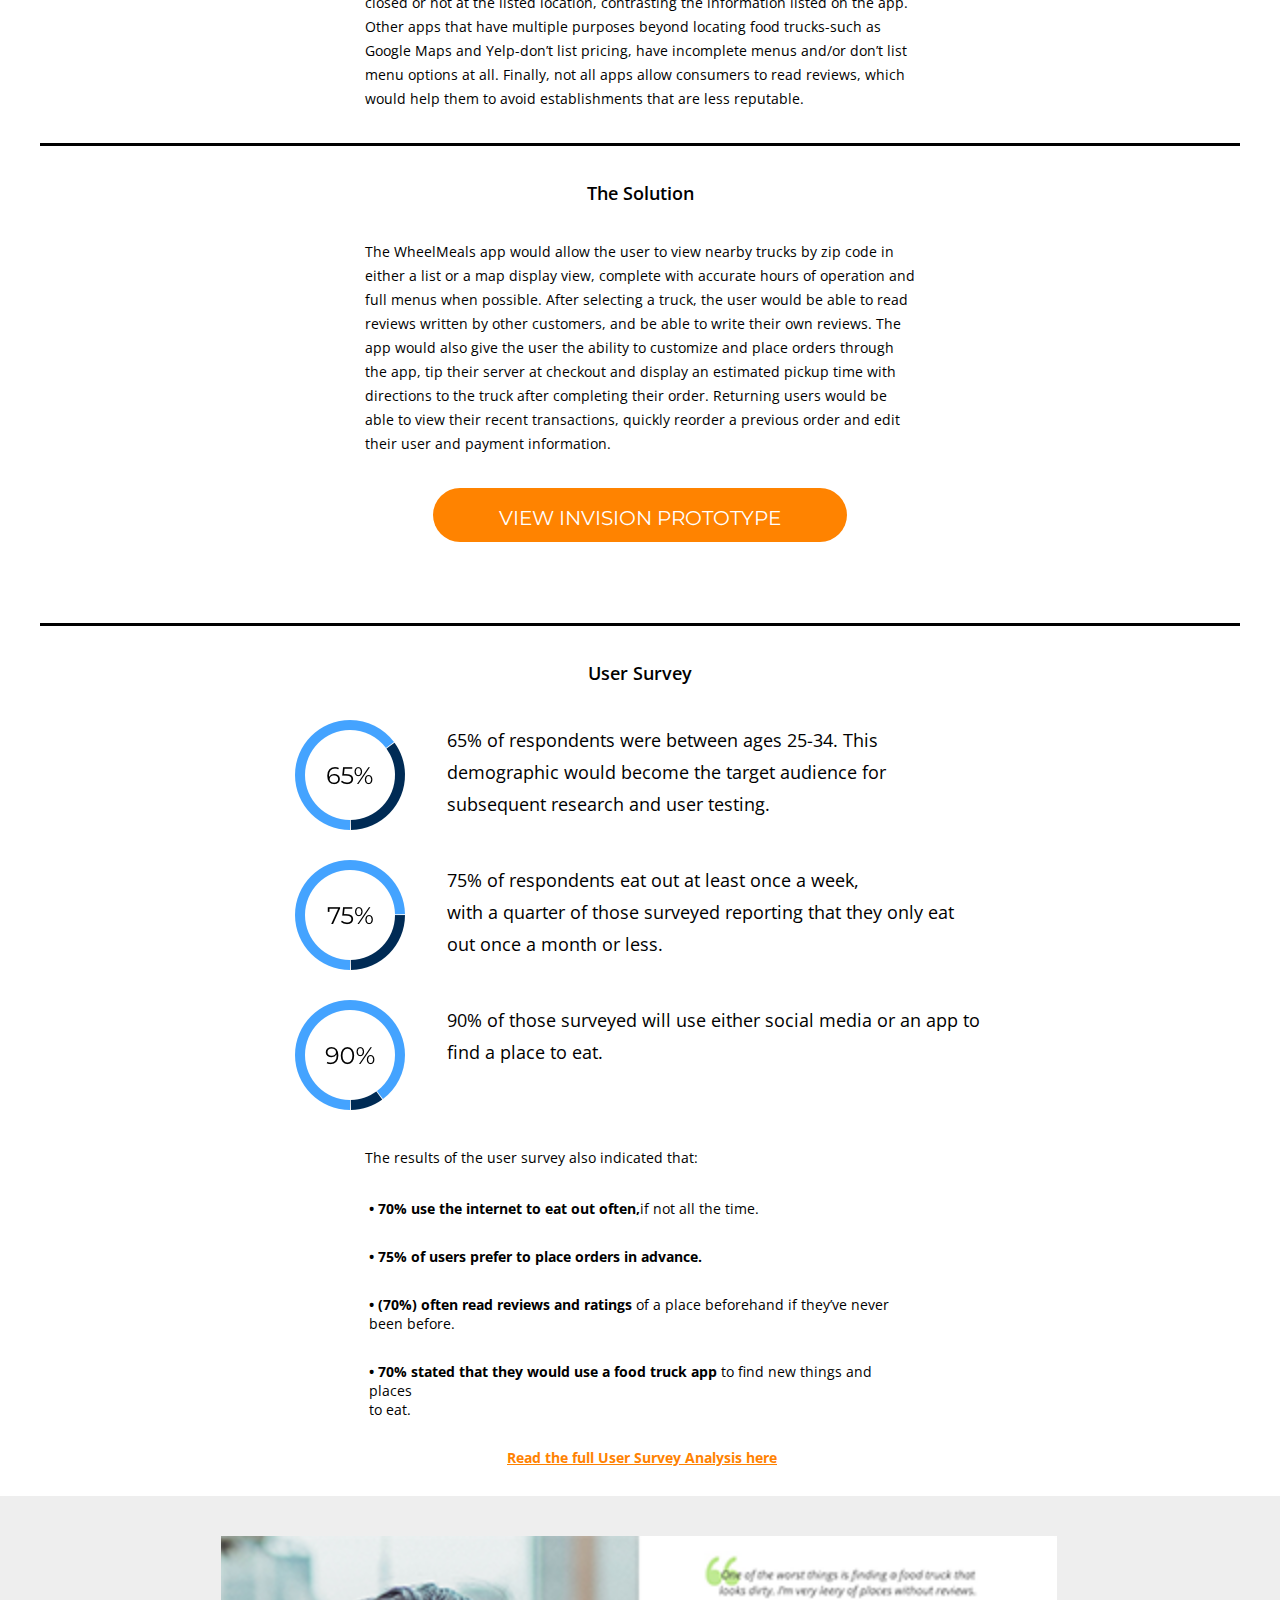
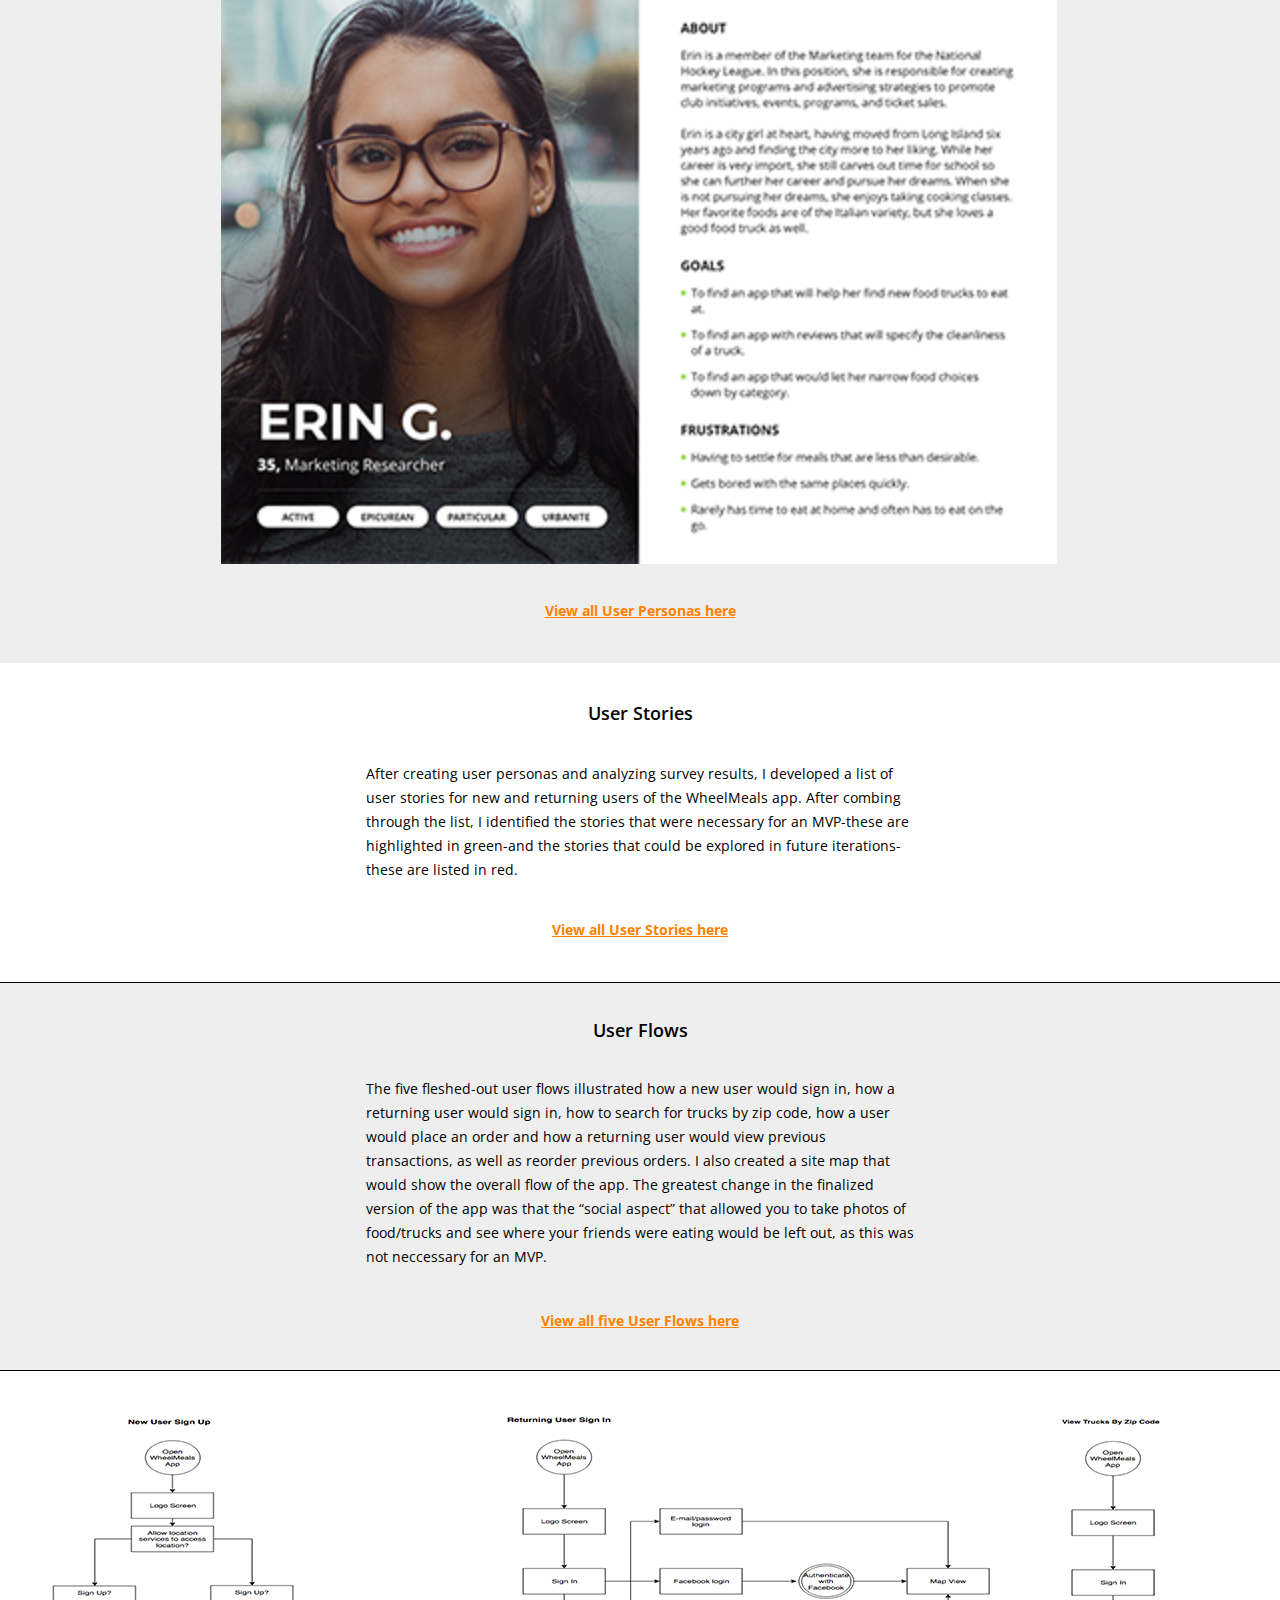
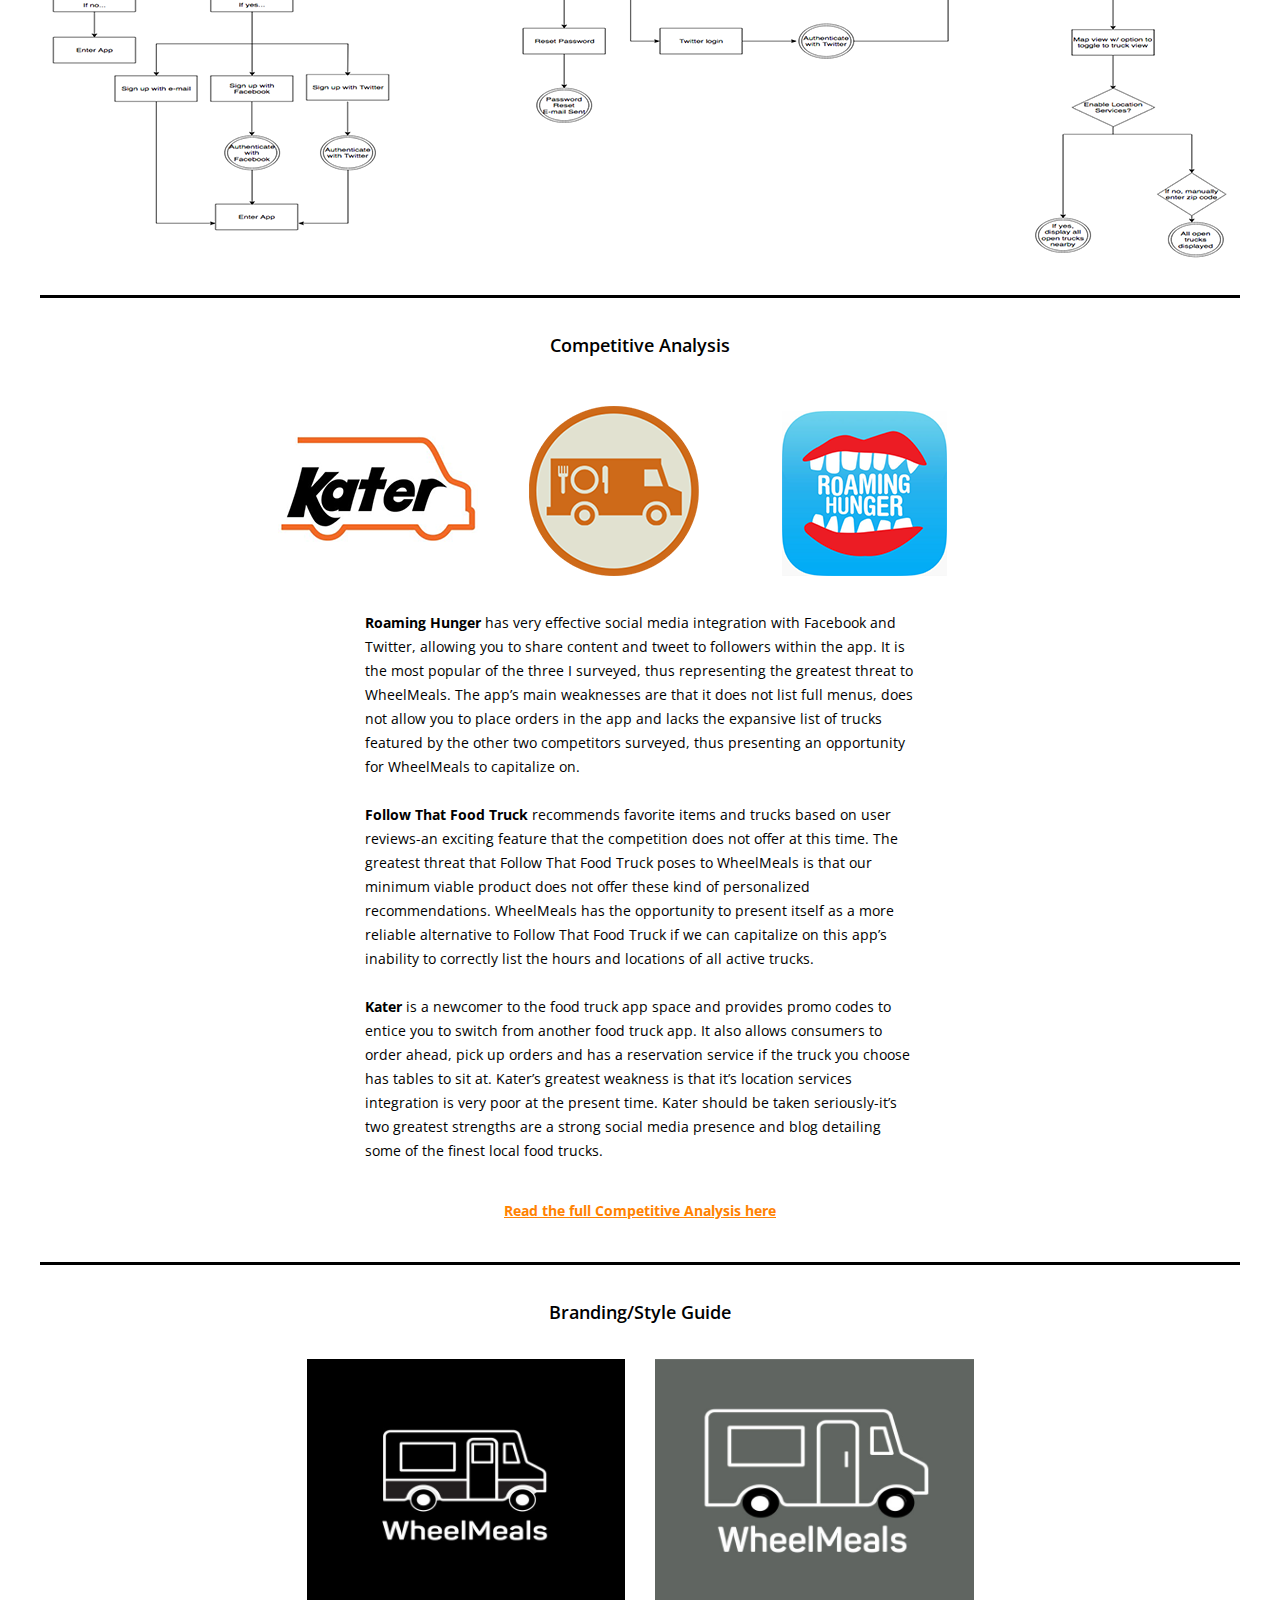
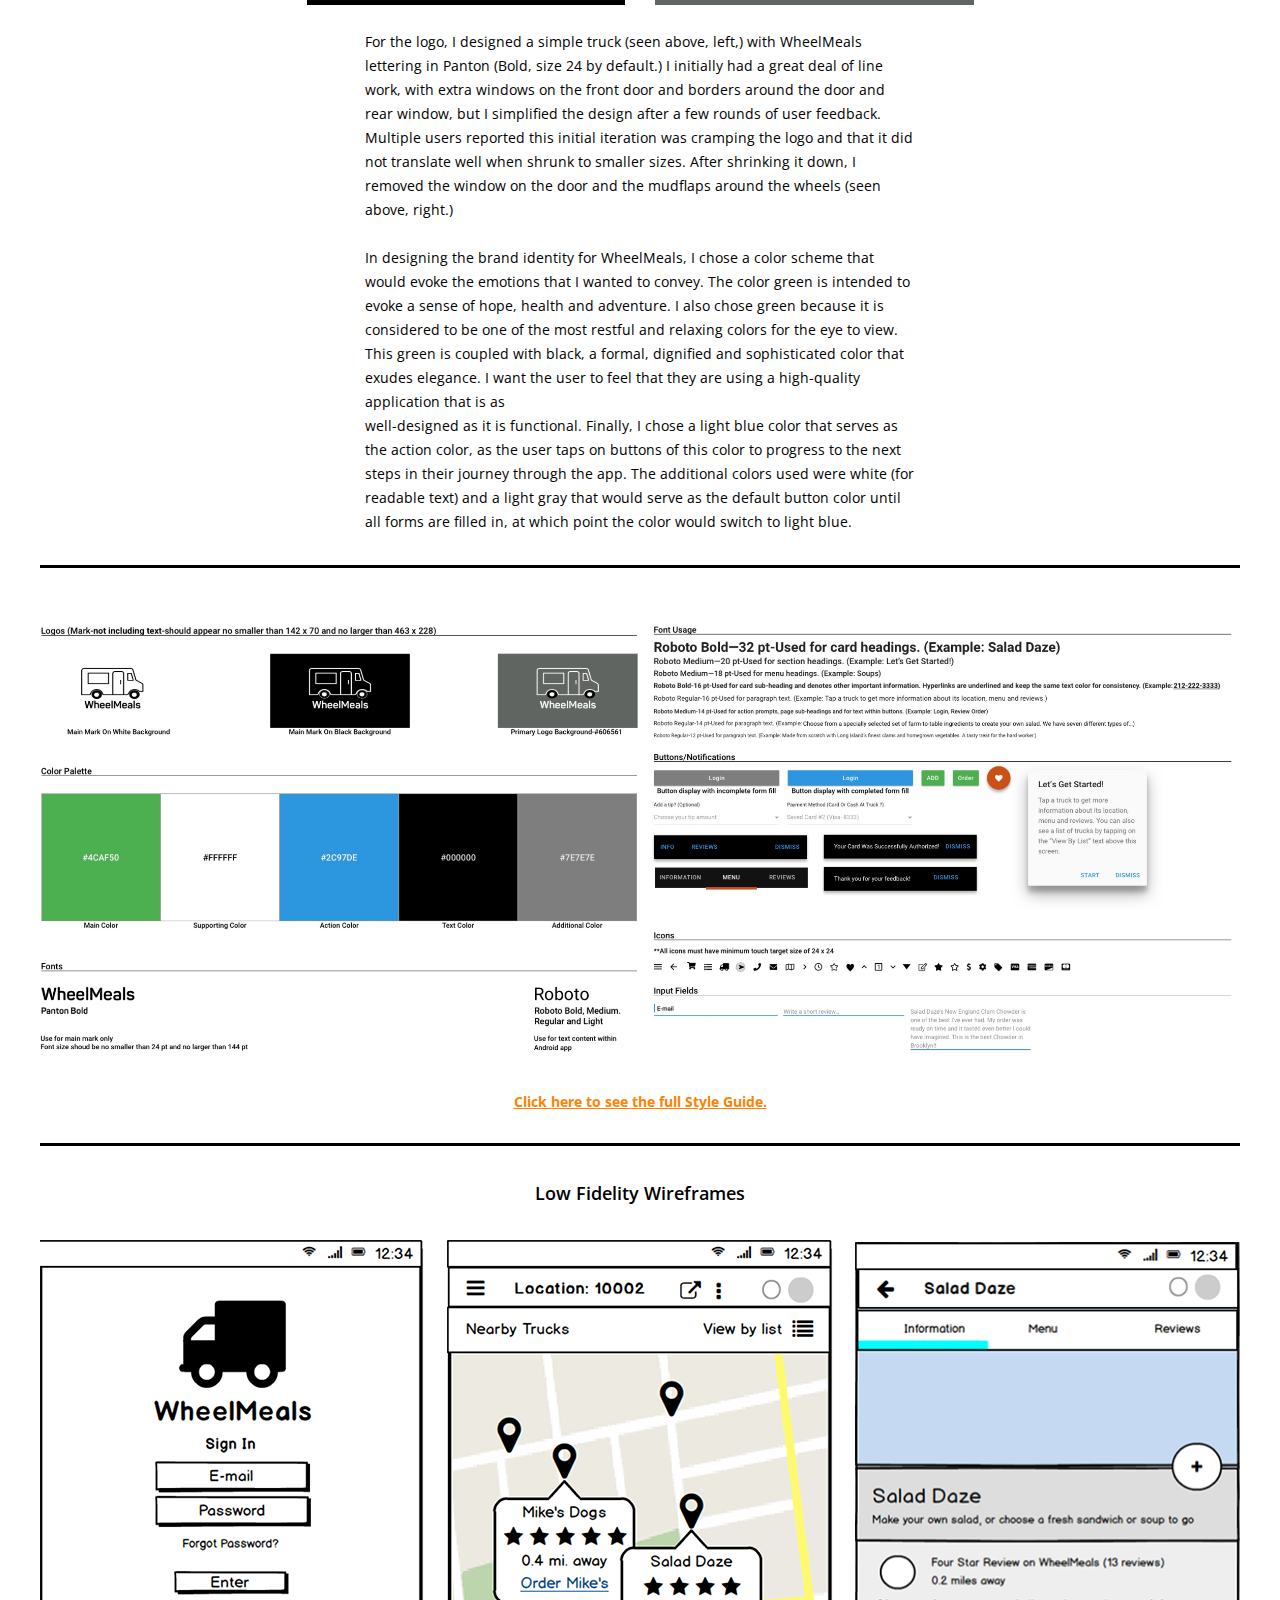
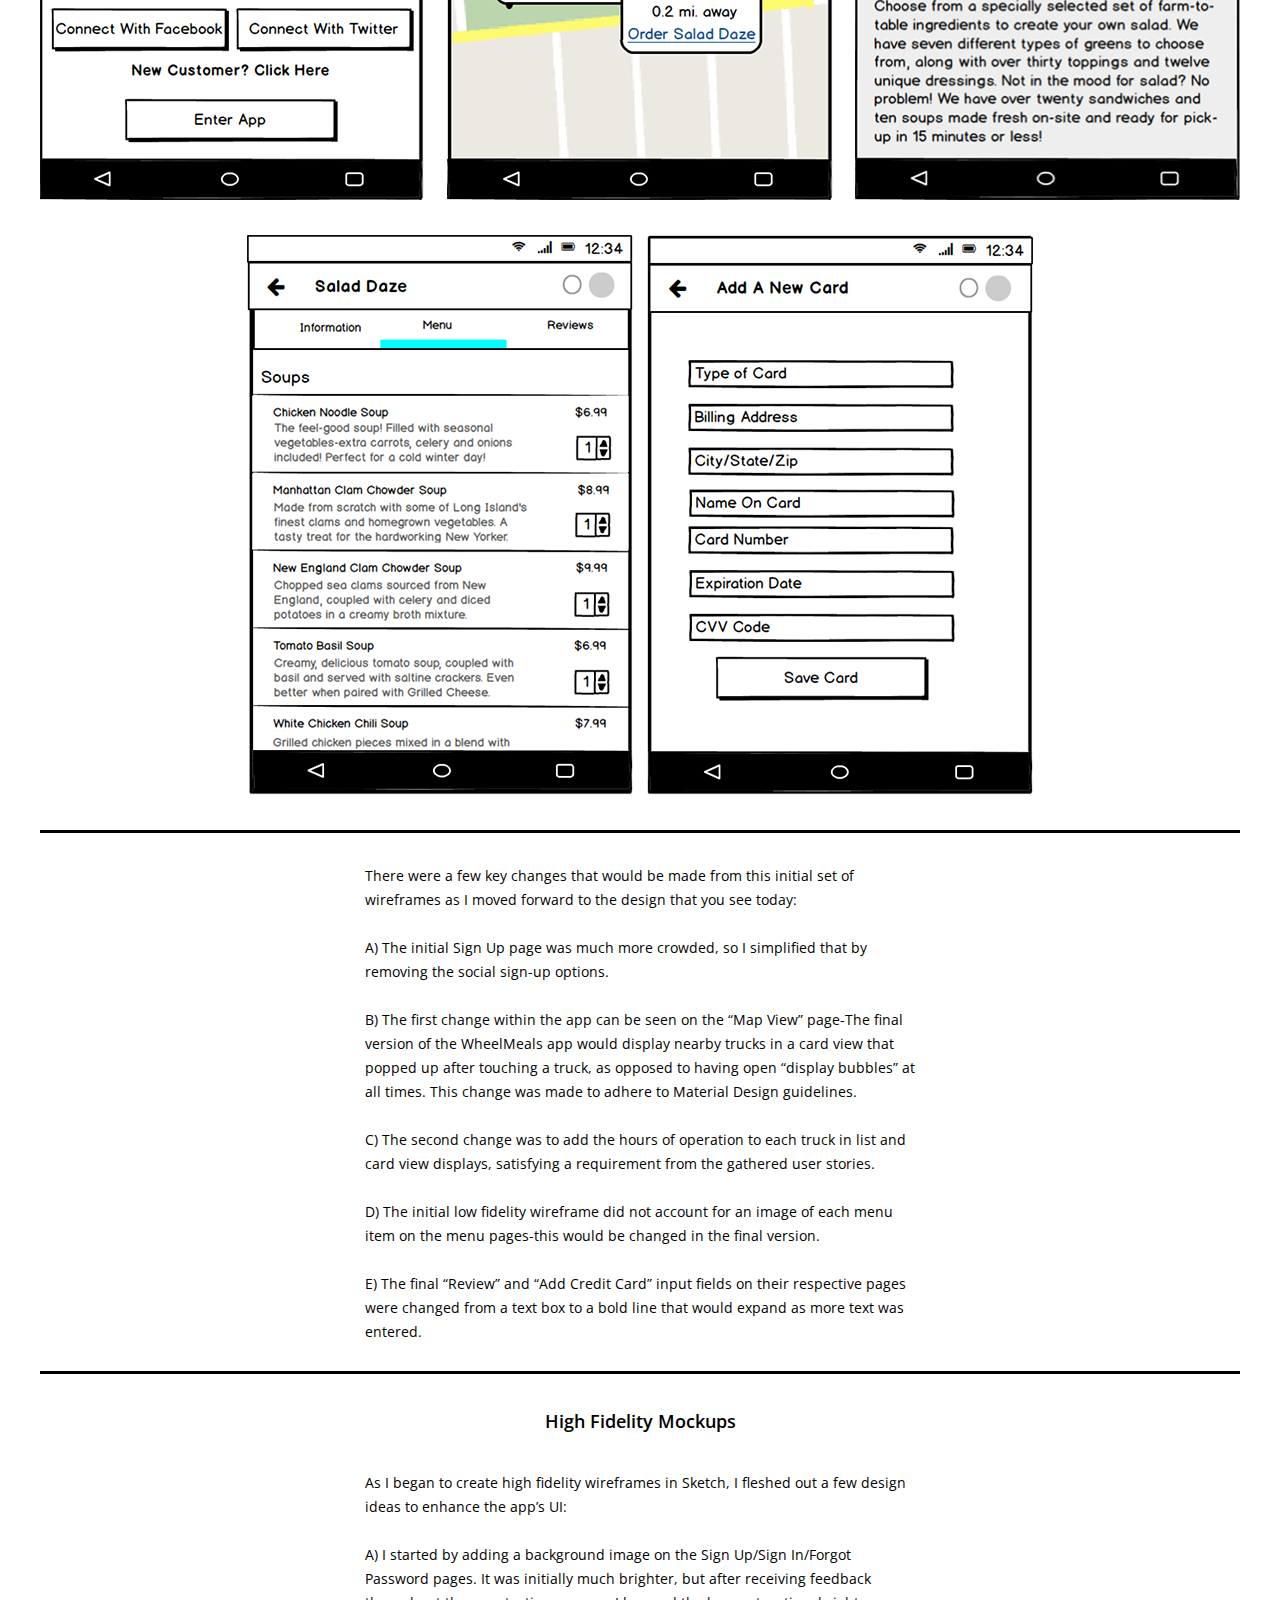
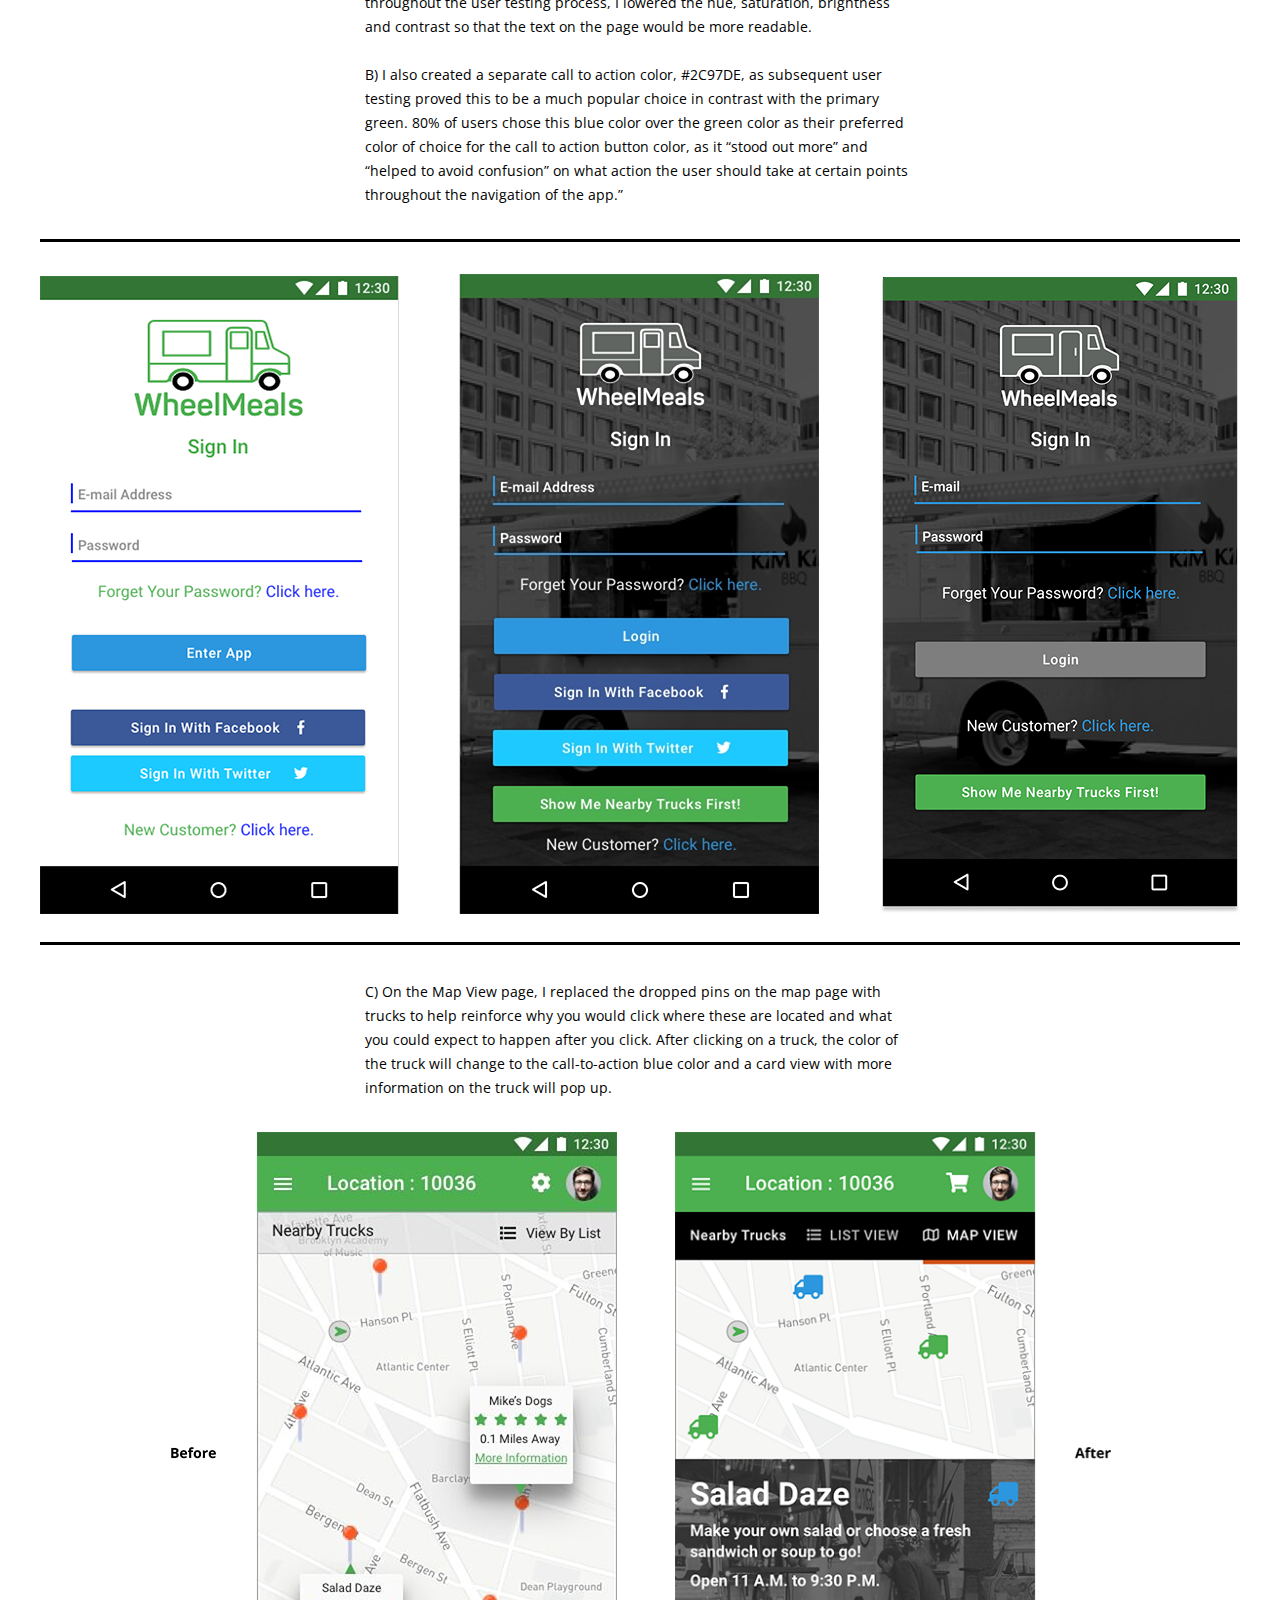
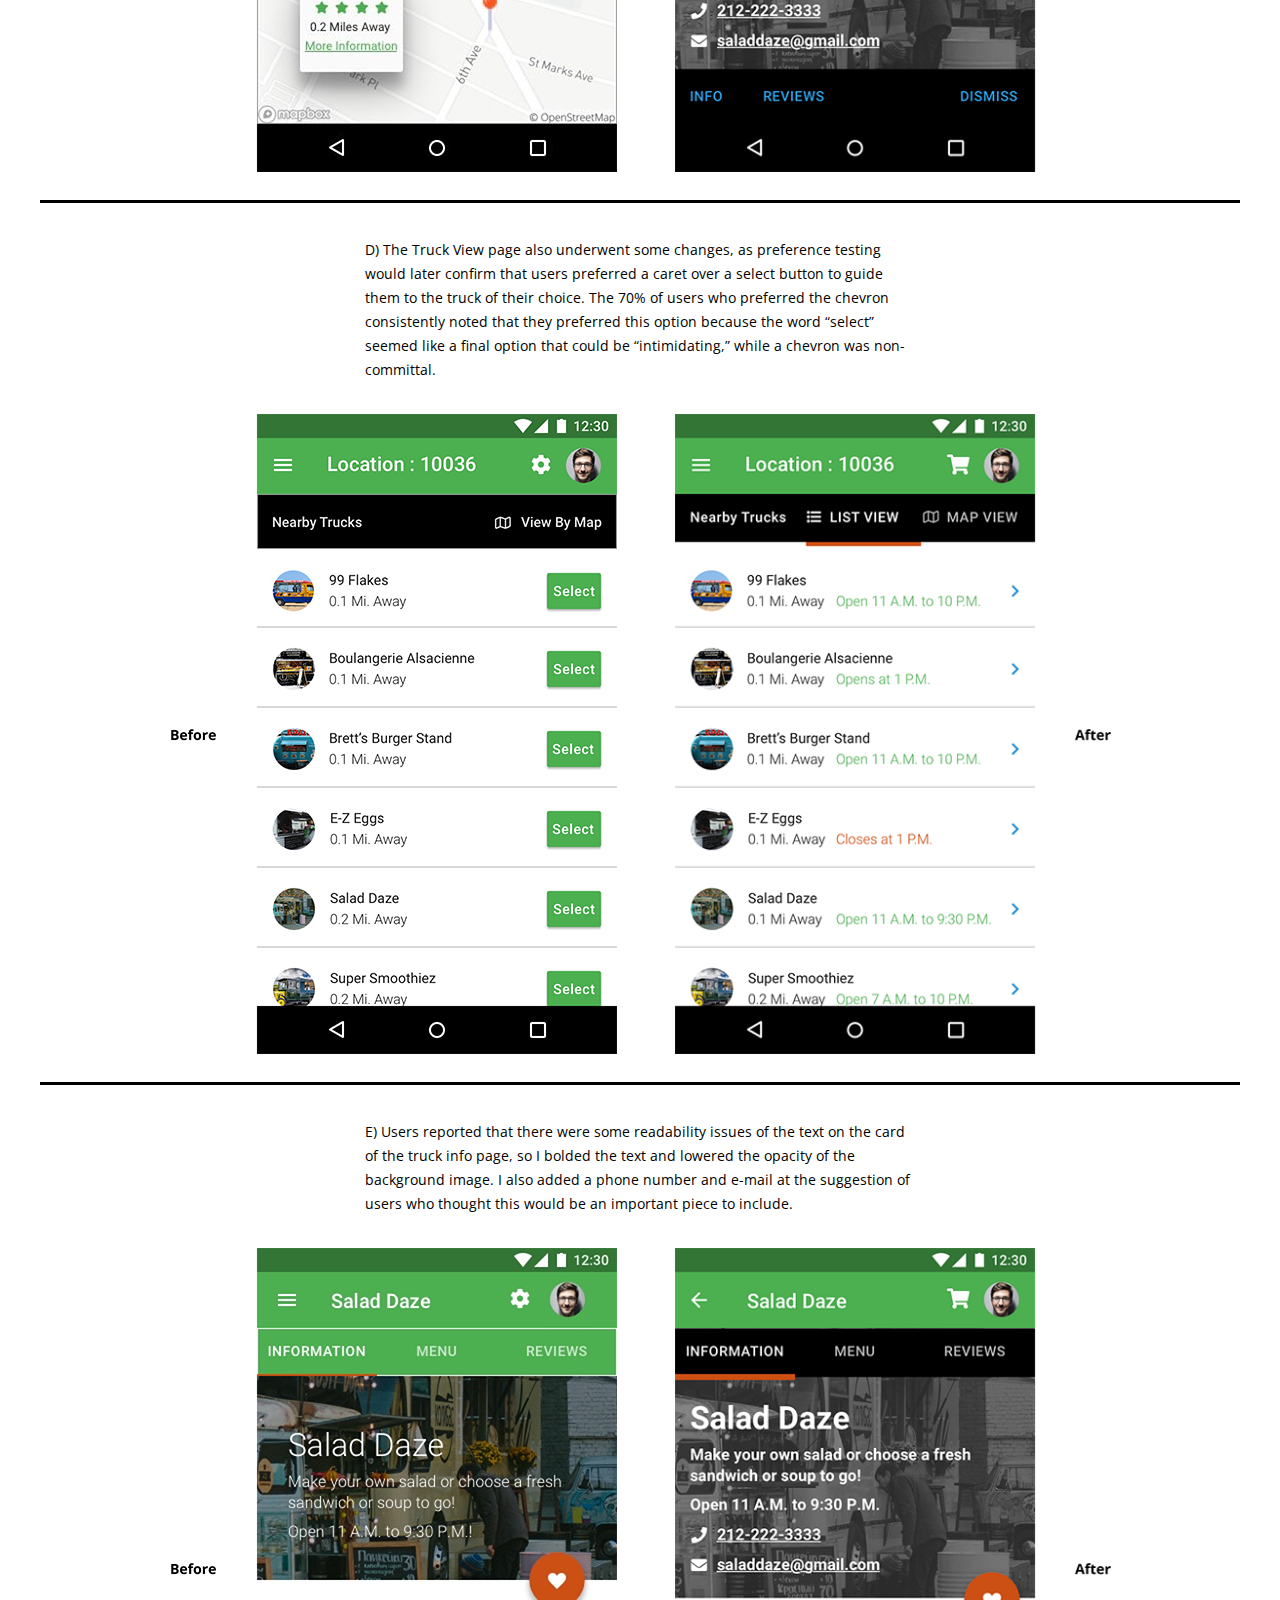
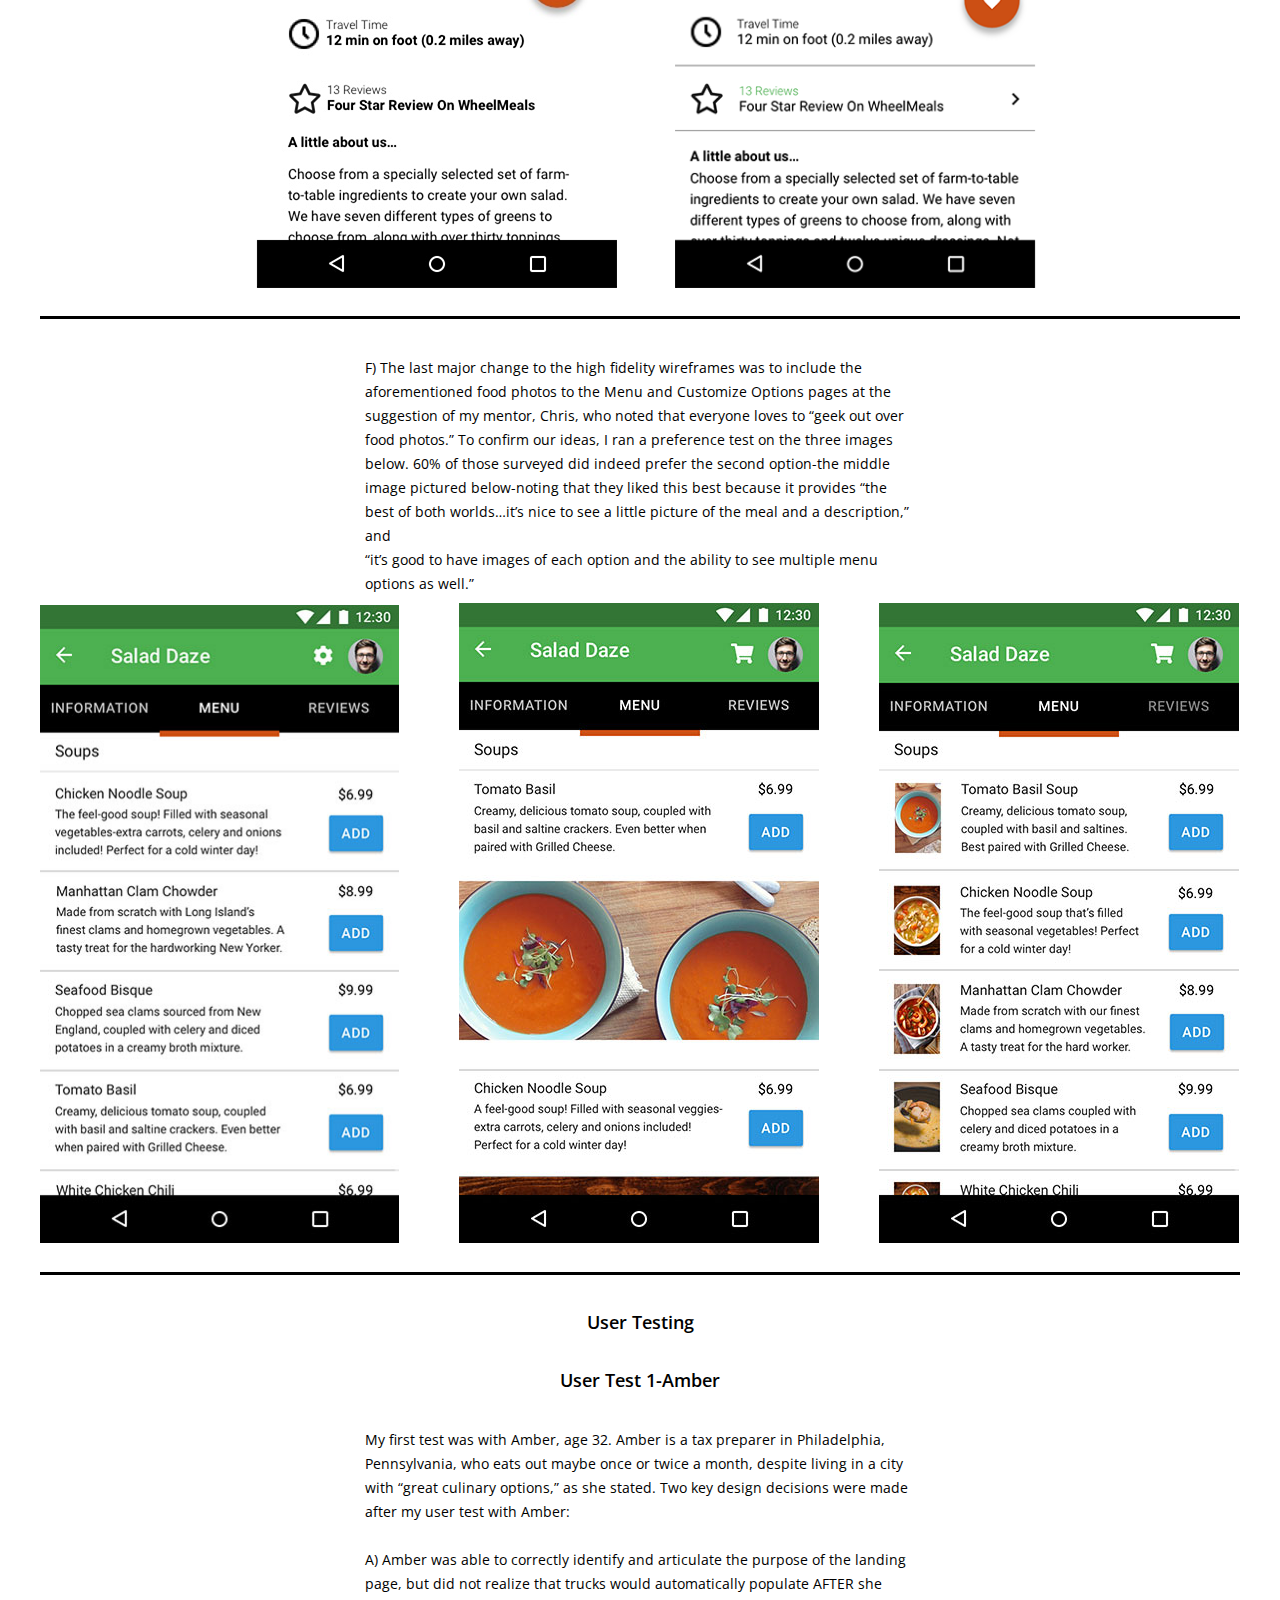
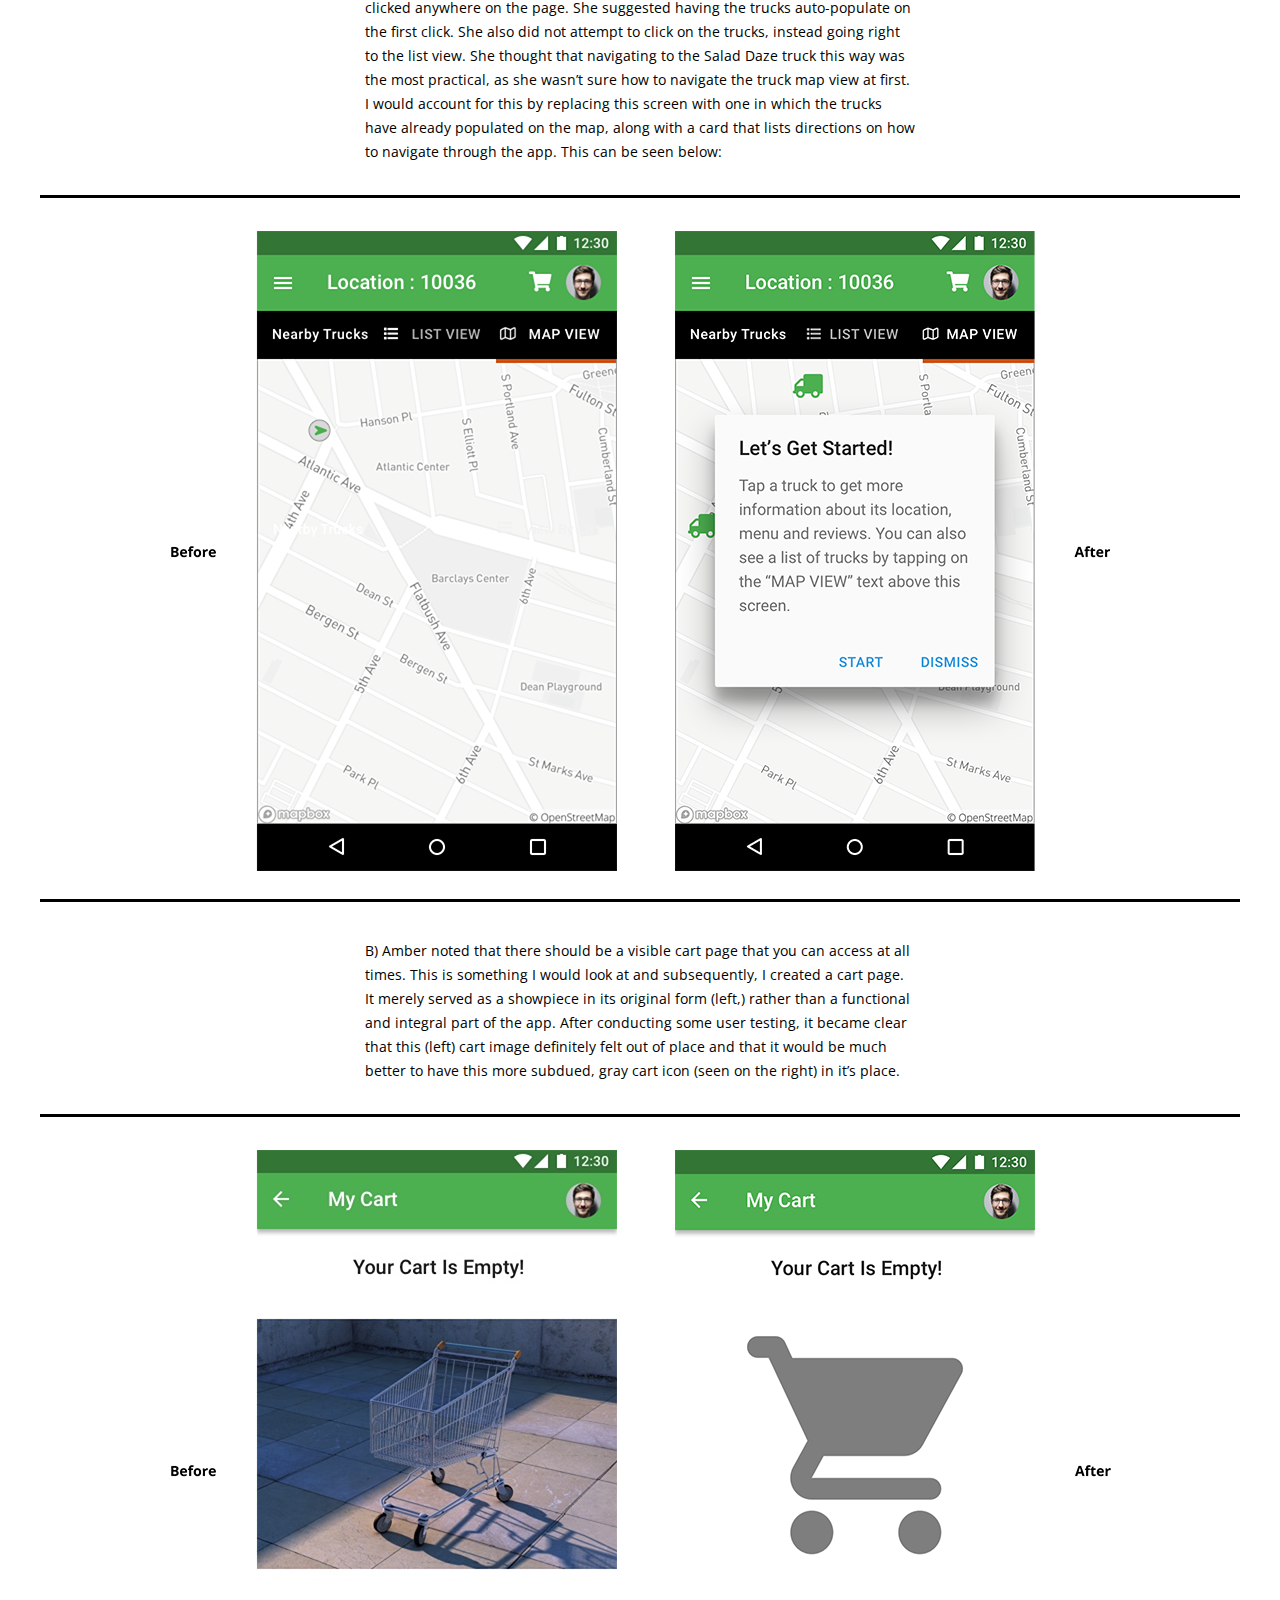
<file: wheelmeals.html>
<!doctype html>
<html lang="zxx">
  <head>
    <!-- Global site tag (gtag.js) - Google Analytics -->
<script async src="https://www.googletagmanager.com/gtag/js?id=UA-127858614-1"></script>
<script>
  window.dataLayer = window.dataLayer || [];
  function gtag(){dataLayer.push(arguments);}
  gtag('js', new Date());

  gtag('config', 'UA-127858614-1');
</script>
    <meta charset="utf-8">
    <meta name="viewport" content="width=device-width, initial-scale=1, maximum-scale=1">
    <meta http-equiv="X-UA-Compatible" content="IE=edge">
    <meta name="format-detection" content="telephone=no">
    <title>Timothy E. Casey-UX Designer</title>
    <link rel="shortcut icon" type="image/x-icon" href="images/favicon.png">
      <link href="https://fonts.googleapis.com/css?family=Montserrat&display=swap" rel="stylesheet">
      <link href="https://fonts.googleapis.com/css?family=Open+Sans:300,300i,400,400i,600,600i,700,700i,800,800i&display=swap" rel="stylesheet">
   <link rel="stylesheet" href="https://cdnjs.cloudflare.com/ajax/libs/font-awesome/4.7.0/css/font-awesome.min.css">
    <link rel="stylesheet" href="css/style.css">
    <link rel="stylesheet" href="css/responsive.css">
  </head>
  <body>
    <div class="sidemenu"></div>
    <div class="wrapper">
      <!--banner block starts-->
                <header>
                        <div class="container">
                        <div class="header-in">
                            <div class="logo">
                                <a href="index.html"><img src="images/logo.png" width="279" height="92" alt="img"></a>
                            </div>
                            <div class="menu wte">
                                <span></span>
                                <span></span>
                                <span></span>
                            </div>
                            <nav>
                                <ul>
                                    <li class="active"><a href="index.html">Projects</a></li>
                                    <li><a href="about.html">About</a></li>
                                    <li><a href="contact.html">Contact</a></li>
                                </ul>
                            </nav>
                            <div class="clear"></div>
                        </div>
                        </div>
                </header>
      <!--banner block end-->
      <!--truck block starts-->
        <div class="food-truck">
            <div class="container">
                <div class="food-in">
                    <a>
                        <img src="images/truck.png"  width="200" height="141" alt="img">
                    </a>
                    <h3>A clickable, mobile food truck app</h3>
                </div>
            </div>
        </div>
      <!--truck block end-->
      <!--mobile block starts-->
        <div class="mobile">
            <div class="container">
                <div class="mobile-in">
                    <figure>
                        <img src="images/mobile.png" width="320" height="648" alt="img">
                    </figure>
                     <a href="https://invis.io/5POCINJCNZ4#/303406180_1" target="_blank"><button type="button" class="let view">VIEW INVISION PROTOTYPE</button></a>
                    <div class="summary">
                        <div class="summary-in">
                        <h6>Summary</h6>
                        <p>I was tasked with designing a mobile food truck application for Android that followed the guidelines of Material Design. This app would have accurate and detailed information on trucks in the New York Metro area, allowing users to find food trucks near them, view a menu, select items for purchase, and checkout.</p>
                        </div>
                    </div>
                    <div class="summary">
                        <div class="summary-in">
                        <h6>The Problem</h6>
                        <p>There appear to be several problems keeping the most popular food truck apps from being as good as they could be. People will often choose a food truck using their app of choice, then they will head to the food truck and find that it is either closed or not at the listed location, contrasting the information listed on the app. Other apps that have multiple purposes beyond locating food trucks-such as Google Maps and Yelp-don’t list pricing, have incomplete menus and/or don’t list menu options at all. Finally, not all apps allow consumers to read reviews, which would help them to avoid establishments that are less reputable.</p>
                        </div>
                    </div>
                    <div class="summary">
                        <div class="summary-in">
                        <h6>The Solution</h6>
                        <p>The WheelMeals app would allow the user to view nearby trucks by zip code in either a list or a map display view, complete with accurate hours of operation and full menus when possible. After selecting a truck, the user would be able to read reviews written by other customers, and be able to write their own reviews. The app would also give the user the ability to customize and place orders through the app, tip their server at checkout and display an estimated pickup time with directions to the truck after completing their order. Returning users would be able to view their recent transactions, quickly reorder a previous order and edit their user and payment information. </p>
                        <a href="https://invis.io/5POCINJCNZ4#/303406180_1" target="_blank"><button type="button" class="let view">VIEW INVISION PROTOTYPE</button></a>
                        </div>
                    </div>
                </div>
            </div>
        </div>
      <!--mobile block end-->
      <!--user block starts-->
        <div class="user">
            <div class="container">
                <div class="user-in">
                    <h6>User Survey</h6>
                    <div class="user-main">
                    <div class="user-inner">
                    <div class="user-left">
                        <h3><img src='images/Oval.png' width="110" height="110" alt="img"></h3>
                    </div>
                    <div class="user-right">
                        <p>65% of respondents were between ages 25-34. This demographic would become the target audience for subsequent research and user testing.</p>
                    </div>
                        <div class="clear"></div>
                    </div>
                    <div class="user-inner">
                    <div class="user-left">
                        <h3><img src='images/Oval2.png' width="110" height="110" alt="img"></h3>
                    </div>
                    <div class="user-right">
                        <p>75% of respondents eat out at least once a week,<br>
                            with a quarter of those surveyed reporting that they only eat out once a month or less.</p>
                    </div>
                        <div class="clear"></div>
                    </div>
                    <div class="user-inner">
                    <div class="user-left">
                        <h3><img src='images/Oval3.png' width="110" height="110" alt="img"></h3>
                    </div>
                    <div class="user-right">
                        <p>90% of those surveyed will use either social media or an app to find a place to eat.</p>
                    </div>
                        <div class="clear"></div>
                    </div>
                        <div class="result">
                        <span>The results of the user survey also indicated that:</span>
                        <p>	•	70% use the internet to eat out often,<strong>if not all the time.</strong> </p>
                        <p>	•	75% of users prefer to place orders in advance.</p>
                        <p>	•	(70%) often read reviews and ratings<strong>	 of a place beforehand if they’ve never<br> been before.</strong></p>
                        <p> 	•	70% stated that they would use a food truck app<strong> to find new things and places<br> to eat.</strong> </p>
                            <p><a href="https://docs.google.com/document/d/1W3xKgm7x0j9TuXVYxylfhIiZo6uVsqpAVdMf06-DcOk/edit?usp=sharing" target="_blank">Read the full User Survey Analysis here</a></p>
                        </div>
                    </div>
                </div>
            </div>
        </div>
      <!--user block end-->
      <!--survey block starts-->
        <div class="survey">
            <div class="container">
                <div class="survey-in">
                    <figure>
                        <img src="images/survey.png" width="836" height="627" alt="img">
                    </figure>

					<a href="https://drive.google.com/drive/folders/1k3kpgH70nA9EfF1U_bVG3iIyXWU4CPMU?usp=sharing" target="_blank" class="str">View all User Personas here</a>
                </div>
            </div>
        </div>
		  <div class="stories">
                        <h6>User Stories</h6>
                        <p>After creating user personas and analyzing survey results, I developed a list of user stories for new and returning users of the WheelMeals app. After combing through the list, I identified the stories that were necessary for an MVP-these are highlighted in green-and the stories that could be explored in future iterations-these are listed in red.</p>
			  			<div class="survey-in aa">
			  			<a href="https://docs.google.com/spreadsheets/d/1lOptLQu8m0zR0qVGjk2pKjKk4ARhwpAt_djvkQ2GIbg/edit?usp=sharing" target="_blank" class="str">View all User Stories here</a>
			  </div>
                    </div>

      <!--survey block end-->
      <!--userflows starts-->
        <div class="user-flow">
            <div class="container">
                <div class="user-flow-in">
                    <h6>User Flows</h6>
                    <p>The five fleshed-out user flows illustrated how a new user would sign in, how a returning user would sign in, how to search for trucks by zip code, how a user would place an order and how a returning user would view previous transactions, as well as reorder previous orders. I also created a site map that would show the overall flow of the app. The greatest change in the finalized version of the app was that the “social aspect” that allowed you to take photos of food/trucks and see where your friends were eating would be left out, as this was not neccessary for an MVP.</p>
                    <a href="https://drive.google.com/file/d/1cqGOnQFzU52heSX8JqUTiZpJZ2c8nd5E/view?usp=sharing" target="_blank">View all five User Flows here</a>
                </div>
            </div>
        </div>
      <!--userflow block end-->
      <!--chart block starts-->
        <div class="chart">
            <div class="container">
                <div class="chart-in">
                    <figure>
                        <img src="images/chart.png" width="1199" height="456" alt="img">
                    </figure>
                </div>
            </div>
        </div>
      <!--chart block end-->
      <!--Competitive block starts-->
        <div class="Competitive">
            <div class="container">
                <div class="Competitive-in">
                <div class="Competitive-inner">
                    <h6>Competitive Analysis</h6>
                    <ul class="clearfix">
                        <li>
                            <a><img src="images/cmp-img1.png" width="200" height="184" alt="img"></a>
                        </li>
                        <li>
                            <a><img src="images/cmp-img2.png" width="170" height="170" alt="img"></a>
                        </li>
                        <li>
                            <a><img src="images/cmp-img3.png" width="166" height="164" alt="img"></a>
                        </li>
                    </ul>
                    <div class="roaming">
                    <p><span>Roaming Hunger</span> has very effective social media integration with Facebook and Twitter, allowing you to share content and tweet to followers within the app. It is the most popular of the three I surveyed, thus representing the greatest threat to WheelMeals. The app’s main weaknesses are that it does not list full menus, does not allow you to place orders in the app and lacks the expansive list of trucks featured by the other two competitors surveyed, thus presenting an opportunity for WheelMeals to capitalize on.</p>
                        <p><span>Follow That Food Truck</span> recommends favorite items and trucks based on user reviews-an exciting feature that the competition does not offer at this time. The greatest threat that Follow That Food Truck poses to WheelMeals is that our minimum viable product does not offer these kind of personalized recommendations. WheelMeals has the opportunity to present itself as a more reliable alternative to Follow That Food Truck if we can capitalize on this app’s inability to correctly list the hours and locations of all active trucks. </p>
                        <p><span>Kater</span>  is a newcomer to the food truck app space and provides promo codes to entice you to switch from another food truck app. It also allows consumers to order ahead, pick up orders and has a reservation service if the truck you choose has tables to sit at. Kater’s greatest weakness is that it’s location services integration is very poor at the present time. Kater should be taken seriously-it’s two greatest strengths are a strong social media presence and blog detailing some of the finest local food trucks. </p>
                        <a href="https://docs.google.com/document/d/1IiyZVTjgFACdjPbdsLweC2u-jfNZmUHu3OJOE_KaL8M/edit?usp=sharing" target="_blank">Read the full Competitive Analysis here</a>
                    </div>
                </div>
                </div>
            </div>
        </div>
      <!--Competitive block end-->
      <!--Branding block starts-->
        <div class="Branding">
            <div class="container">
                <div class="Branding-in">
                    <div class="branding-style">
                    <div class="Branding-inner">
                        <h6>Branding/Style Guide</h6>
                        <ul class="clearfix">
                            <li>
                                <figure>
                                    <img src="images/wheel-img1.jpg" width="670" height="518" alt="img">
                                </figure>
                            </li>
                            <li>
                                <figure>
                                    <img src="images/wheel-img2.jpg" width="670" height="518" alt="img">
                                </figure>
							</li>
                        </ul>
                        <div class="design">
                        <p>For the logo, I designed a simple truck (seen above, left,) with WheelMeals lettering in Panton (Bold, size 24 by default.) I initially had a great deal of line work, with extra windows on the front door and borders around the door and rear window, but I simplified the design after a few rounds of user feedback. Multiple users reported this initial iteration was cramping the logo and that it did not translate well when shrunk to smaller sizes. After shrinking it down, I removed the window on the door and the mudflaps around the wheels (seen above, right.)</p>
                        <p>In designing the brand identity for WheelMeals, I chose a color scheme that would evoke the emotions that I wanted to convey. The color green is intended to evoke a sense of hope, health and adventure. I also chose green because it is considered to be one of the most restful and relaxing colors for the eye to view. This green is coupled with black, a formal, dignified and sophisticated color that exudes elegance. I want the user to feel that they are using a high-quality application that is as<br> well-designed as it is functional. Finally, I chose a light blue color that serves as the action color, as the user taps on buttons of this color to progress to the next steps in their journey through the app. The additional colors used were white (for readable text) and a light gray that would serve as the default button color until all forms are filled in, at which point the color would switch to light blue.  </p>
                            </div>
                    </div>
                    </div>
                    <div class="style-in">
                        <ul class="clearfix">
                            <li>
                                <figure>
                                    <img src="images/style-img1.png" width="1180" height="912" alt="img">
                                </figure>
                            </li>
                            <li>
                                <figure>
                                <img src="images/style-img2.png" width="1180" height="912" alt="img">
                                </figure>
                            </li>
                        </ul>
                        <a href="https://www.dropbox.com/sh/zdlwyxkv5vtmqlk/AAArrSgyhSxfqH3jLKq2yfIpa?dl=0" target="_blank">Click here to see the full Style Guide.</a>
                    </div>
                    <div class="fidelity">
                        <h6>Low Fidelity Wireframes</h6>
                        <ul class="clearfix">
                            <li>
                                <figure>
                                    <img src="images/fide-img1.png" width="384" height="560" alt="img">
                                </figure>
                            </li>
                            <li>
                                <figure>
                                    <img src="images/fide-img2.png" width="386" height="560" alt="img">
                                </figure>
                            </li>
                            <li>
                                <figure>
                                    <img src="images/fide-img3.png" width="385" height="560" alt="img">
                                </figure>
                            </li>
                            <li>
                                <figure>
                                    <img src="images/fide-img4.png" width="386" height="560" alt="img">
                                </figure>
                            </li>
                            <li>
                                <figure>
                                    <img src="images/fide-img5.png" width="386" height="560" alt="img">
                                </figure>
                            </li>
                        </ul>
                    </div>
                    <div class="few">
                    <div class="few-in">
                        <p>There were a few key changes that would be made from this initial set of wireframes as I moved forward to the design that you see today:</p>
                        <p>
                            A) The initial Sign Up page was much more crowded, so I simplified that by removing the social sign-up options. </p>
                        <p>B) The first change within the app can be seen on the “Map View” page-The final version of the WheelMeals app would display nearby trucks in a card view that popped up after touching a truck, as opposed to having open “display bubbles” at all times. This change was made to adhere to Material Design guidelines.</p>
                        <p>C) The second change was to add the hours of operation to each truck in list and card view displays, satisfying a requirement from the gathered user stories.</p>
                        <p>
                            D) The initial low fidelity wireframe did not account for an image of each menu item on the menu pages-this would be changed in the final version. </p>
                        <p>
                           E) The final “Review” and “Add Credit Card” input fields on their respective pages were changed from a text box to a bold line that would expand as more text was entered.</p>
                    </div>
                     </div>
                    <div class="high">
                        <div class="high-in">
                            <h6>High Fidelity Mockups</h6>
                            <p>As I began to create high fidelity wireframes in Sketch, I fleshed out a few design ideas to enhance the app’s UI:</p>
                            <p>A) I started by adding a background image on the Sign Up/Sign In/Forgot Password pages. It was initially much brighter, but after receiving feedback throughout the user testing process, I lowered the hue, saturation, brightness and contrast so that the text on the page would be more readable. </p>
                            <p>B) I also created a separate call to action color, #2C97DE, as subsequent user testing proved this to be a much popular choice in contrast with the primary green. 80% of users chose this blue color over the green color as their preferred color of choice for the call to action button color, as it “stood out more” and “helped to avoid confusion” on what action the user should take at certain points throughout the navigation of the app.”</p>
                        </div>
                    </div>
                    <div class="sign">
                        <ul class="clearfix">
                            <li><figure><img src="images/sign-img1.png" width="359" height="640" alt="img"></figure></li>
                            <li><figure><img src="images/sign-img2.png" width="360" height="640" alt="img"></figure></li>
                            <li><figure><img src="images/sign-img3.png" width="360" height="640" alt="img"></figure></li>
                        </ul>
                    </div>
                    <div class="map">
                        <div class="map-in">
                            <p>C) On the Map View page, I replaced the dropped pins on the map page with trucks to help reinforce why you would click where these are located and what you could expect to happen after you click. After clicking on a truck, the color of the truck will change to the call-to-action blue color and a card view with more information on the truck will pop up.</p>
                        </div>
                        <div class="map-inner">
                            <ul class="clearfix">
                                <li><figure><img src="images/map1.png" width="447" height="640" alt="img"></figure></li>
                                <li><figure><img src="images/map2.png" width="436" height="640" alt="img"></figure></li>
                            </ul>
                        </div>
                    </div>
                    <div class="map">
                        <div class="map-in">
                            <p>D) The Truck View page also underwent some changes, as preference testing would later confirm that users preferred a caret over a select button to guide them to the truck of their choice. The 70% of users who preferred the chevron consistently noted that they preferred this option because the word “select” seemed like a final option that could be “intimidating,” while a chevron was non-committal.</p>
                        </div>
                        <div class="map-inner">
                            <ul class="clearfix">
                                <li><figure><img src="images/location1.png" width="447" height="640" alt="img"></figure></li>
                                <li><figure><img src="images/location2.png" width="436" height="640" alt="img"></figure></li>
                            </ul>
                        </div>
                    </div>
                     <div class="map">
                        <div class="map-in">
                            <p>E) Users reported that there were some readability issues of the text on the card of the truck info page, so I bolded the text and lowered the opacity of the background image. I also added a phone number and e-mail at the suggestion of users who thought this would be an important piece to include. </p>
                        </div>
                        <div class="map-inner">
                            <ul class="clearfix">
                                <li><figure><img src="images/salad1.png" width="447" height="640" alt="img"></figure></li>
                                <li><figure><img src="images/salad2.png" width="436" height="640" alt="img"></figure></li>
                            </ul>
                        </div>
                    </div>
                    <div class="salad">
                    <div class="map-in">
                            <p>F) The last major change to the high fidelity wireframes was to include the aforementioned food photos to the Menu and Customize Options pages at the suggestion of my mentor, Chris, who noted that everyone loves to “geek out over food photos.” To confirm our ideas, I ran a preference test on the three images below. 60% of those surveyed did indeed prefer the second option-the middle image pictured below-noting that they liked this best because it provides “the best of both worlds…it’s nice to see a little picture of the meal and a description,”  and<br> “it’s good to have images of each option and the ability to see multiple menu options as well.”</p>
                        </div>
                        <div class="sign">
                        <ul class="clearfix">
                            <li><figure><img src="images/daze1.jpg" width="359" height="640" alt="img"></figure></li>
                            <li><figure><img src="images/daze2.jpg" width="360" height="640" alt="img"></figure></li>
                            <li><figure><img src="images/daze3.jpg" width="360" height="640" alt="img"></figure></li>
                        </ul>
                    </div>
                    </div>
                    <div class="testing">
                         <div class="map-in">
                             <h6>User Testing</h6>
                             <h6>User Test 1-Amber</h6>
                            <p>My first test was with Amber, age 32. Amber is a tax preparer in Philadelphia, Pennsylvania, who eats out maybe once or twice a month, despite living in a city with “great culinary options,” as she stated. Two key design decisions were made after my user test with Amber:</p>
                            <p>A) Amber was able to correctly identify and articulate the purpose of the landing page, but did not realize that trucks would automatically populate AFTER she clicked anywhere on the page. She suggested having the trucks auto-populate on the first click. She also did not attempt to click on the trucks, instead going right to the list view. She thought that navigating to the Salad Daze truck this way was the most practical, as she wasn’t sure how to navigate the truck map view at first. I would account for this by replacing this screen with one in which the trucks have already populated on the map, along with a card that lists directions on how to navigate through the app. This can be seen below:</p>
                        </div>
                    </div>
                    <div class="inform">
                    <div class="map-inner">
                            <ul class="clearfix">
                                <li><figure><img src="images/loca1.png" width="446" height="640" alt="img"></figure></li>
                                <li><figure><img src="images/loca2.png" width="435" height="640" alt="img"></figure></li>
                            </ul>
                        </div>
                    </div>
                    <div class="testing">
                         <div class="map-in">
                            <p>B) Amber noted that there should be a visible cart page that you can access at all times. This is something I would look at and subsequently, I created a cart page. It merely served as a showpiece in its original form (left,) rather than a functional and integral part of the app. After conducting some user testing, it became clear that this (left) cart image definitely felt out of place and that it would be much better to have this more subdued, gray cart icon (seen on the right) in it’s place.</p>
                        </div>
                    </div>
                    <div class="inform cart">
                    <div class="map-inner">
                            <ul class="clearfix">
                                <li><figure><img src="images/cart1.png" width="447" height="640" alt="img"></figure></li>
                                <li><figure><img src="images/cart2.png" width="436" height="640" alt="img"></figure></li>
                            </ul>
                        </div>
                    </div>
                </div>
            </div>
            <div class="overall">
            <div class="container">
                    <div class="overall-in">
                        <div class="map-in">
                            <p>Overall, Amber said that the app did not contain anything that was too confusing-”it is easy to use, easy to understand and has a very friendly color scheme-I like it a lot so far.”</p>
                        </div>
                    </div>
                </div>
            </div>
            <div class="nicole">
                <div class="container">
                    <div class="nicole-in">
                        <div class="map-in">
                             <h6>User Test 2-Nicole</h6>
                            <p>For my second test, I spoke with Nicole, age 33, a recruiter in Manhattan. Nicole eats out 4-5 times per week, finding places to eat on Seamless and Yelp. </p>
                            <p>Nicole also had difficulty selecting a truck, reinforcing the idea to add the more explicit directions shown above, which can be seen in the final prototype. Overall, Nicole gave the process of selecting a truck an 8 out of 10 (10 being the easiest.) She thought the lack of directions made getting a list of trucks “confusing,” but once she figured out what to do, it was easy and straightforward.</p>
                            <p>Nicole was easily able to navigate to the card screen to add a new card and was also able to successfully view her recent transactions and reorder an item. She noted that the navigation was “easy and seamless.” She gave these tasks a 9 out of 10 for the difficulty level of the task (10 being the easiest.) Nicole noted that it would be worth revisiting the confirmation screens on these tasks, to give them “a more<br> user-friendly, joyful vibe.” The revisions made to these screens can be seen below.</p>
                        </div>
                        </div>
                         <div class="map-inner nicole">
                            <ul class="clearfix">
                                <li><figure><img src="images/review1.png" width="447" height="640" alt="img"></figure></li>
                                <li><figure><img src="images/review2.png" width="436" height="640" alt="img"></figure></li>
                                <li><figure><img src="images/review3.png" width="447" height="640" alt="img"></figure></li>
                                <li><figure><img src="images/review4.png" width="436" height="640" alt="img"></figure></li>
                            </ul>
                        </div>
                    </div>
                </div>
            <div class="overall">
            <div class="container">
                    <div class="overall-in">
                        <div class="map-in">
                            <p>Nicole said that “overall, this is a fun, little app, something that I would use on the go on lunch hour in Midtown.” </p>
                        </div>
                    </div>
                </div>
            </div>
            <div class="map-in greg">
                             <h6>User Test 3-Greg</h6>
                            <p>The third test I conducted was with Greg, age 28, a video editor in Norwalk, Connecticut. Greg commutes to Manhattan three times per week and eats out five to six times per week, so it made sense to speak with him. He usually prefers restaurants and fast food establishments to food trucks-primarily using Open Table and Seamless-but he states that a good food truck app is something he would definitely use on the go, as opposed to working with potentially inaccurate information on Facebook and/or Google. Greg was able to successfully complete each task, rating each a 9 out of 10 for ease of use. He noted that the Sign Up process was easy and he was happy that he did not have to create an account before viewing the trucks-he chose to bypass this option during the test. His only other feedback was that I should include additional contact information on the “information page,” suggesting a phone number to call or an e-mail to contact the truck at. This feedback would be implemented in the final iteration.</p>
                        </div>
                            <div class="overall">
                            <div class="container">
                                    <div class="overall-in">
                                        <div class="map-in">
                                            <p>In closing, Greg noted, “I really do like all the detail…this looks like a nice app.”</p>
                                        </div>
                                    </div>
                                </div>
                            </div>
                    <div class="final">
                        <div class="container">
                            <div class="final-in">
                                <div class="map-in">
                                <p>Now that the final round of testing was complete, I made the revisions shown above and successfully deployed the application.</p>
                                </div>
                            </div>
                        </div>
                    </div>
            <div class="container">
                    <div class="conclusion">
                        <div class="map-in">
                            <h6>Conclusion</h6>
                            <p>I think the greatest thing to come out of this project is that I have developed a solid working knowledge and appreciation for Material Design. It’s a framework that I’ve really come to enjoy working within and I look forward to exploring much further in the near future.</p>
                            <p>In closing, I would say that the greatest part of this experience was that I had the ability and the time to experiment with different design choices, through preference testing and critiques from my mentors and peers. This helped me to learn some invaluable lessons about the need to trust in myself and seek feedback when I am questioning my designs. I have learned that user testing and the ability to leverage new platforms (such as Maze) can provide me with tremendous feedback and new ways of thinking within a matter of hours. I know that these experiences and practices will help me become a better designer in the long run. I intend to keep working on honing my craft and continuing to push myself to do good work, silencing my inner critic and becoming the best designer I can.</p>
                            <a href="#"><button type="button" class="let view con">BACK TO TOP</button></a>
                            <a href="index.html"><button type="button" class="let view">RETURN TO HOMEPAGE</button></a>
                        </div>
                    </div>
            </div>
        </div>
      <!--Branding block end-->
      <!--contact block starts-->
            <div class="connect-main">
                <div class="container">
                <div class="connect">
                    <h2>Let’s Connect! </h2>
                    <h2>I Am Currently Seeking A UX Research Role In Manhattan.  </h2>
                    <a href="mailto:timothy.e.casey@gmail.com"><button type="button" class="let">CONTACT ME</button></a>
                </div>
            </div>
                </div>
      <!--contact block end-->

      <!--footer starts-->
      <footer>
        <div class="container">
            <div class="footer-in">
                <p><span><i class="fa fa-copyright" aria-hidden="true"></i></span>2020 Timothy E. Casey</p>
                <ul class="clearfix">
                  <li><a href="https://github.com/tcas2162" target="_blank"><i class="fa fa-github" aria-hidden="true"></i></a></li>
        					<li><a href="https://www.linkedin.com/in/timothyecasey/" target="_blank" class="git"><i class="fa fa-linkedin-square" aria-hidden="true"></i></a></li>
				</ul>
                <div class="clear"></div>
            </div>
          </div>
      </footer>
      </div>
      <!--footer end-->
    <script src="https://ajax.googleapis.com/ajax/libs/jquery/3.3.1/jquery.min.js"></script>
<script>
          $(document).ready(function(){
      $('nav').clone().appendTo('.sidemenu');

           //menu-left-right
           $('.menu').click(function(e){

          $('body').toggleClass('open-menu');


      })
    });
</script>
	  <script>

    $(document).ready(function () {

			$(window).scroll(function(e){

//			if($(window).scrollTop() > 0)
//			{
//				$('body').addClass('move-sticky-up');
//				}
//			else
//			{
//				$('body').removeClass('move-sticky-up');
//			}

			if($(window).scrollTop() > 0)
			{
				$('body').addClass('sticky');
				}
				else{
					$('body').removeClass('sticky');
					}

			})

	});
    </script>
  </body>
</html>
</file>
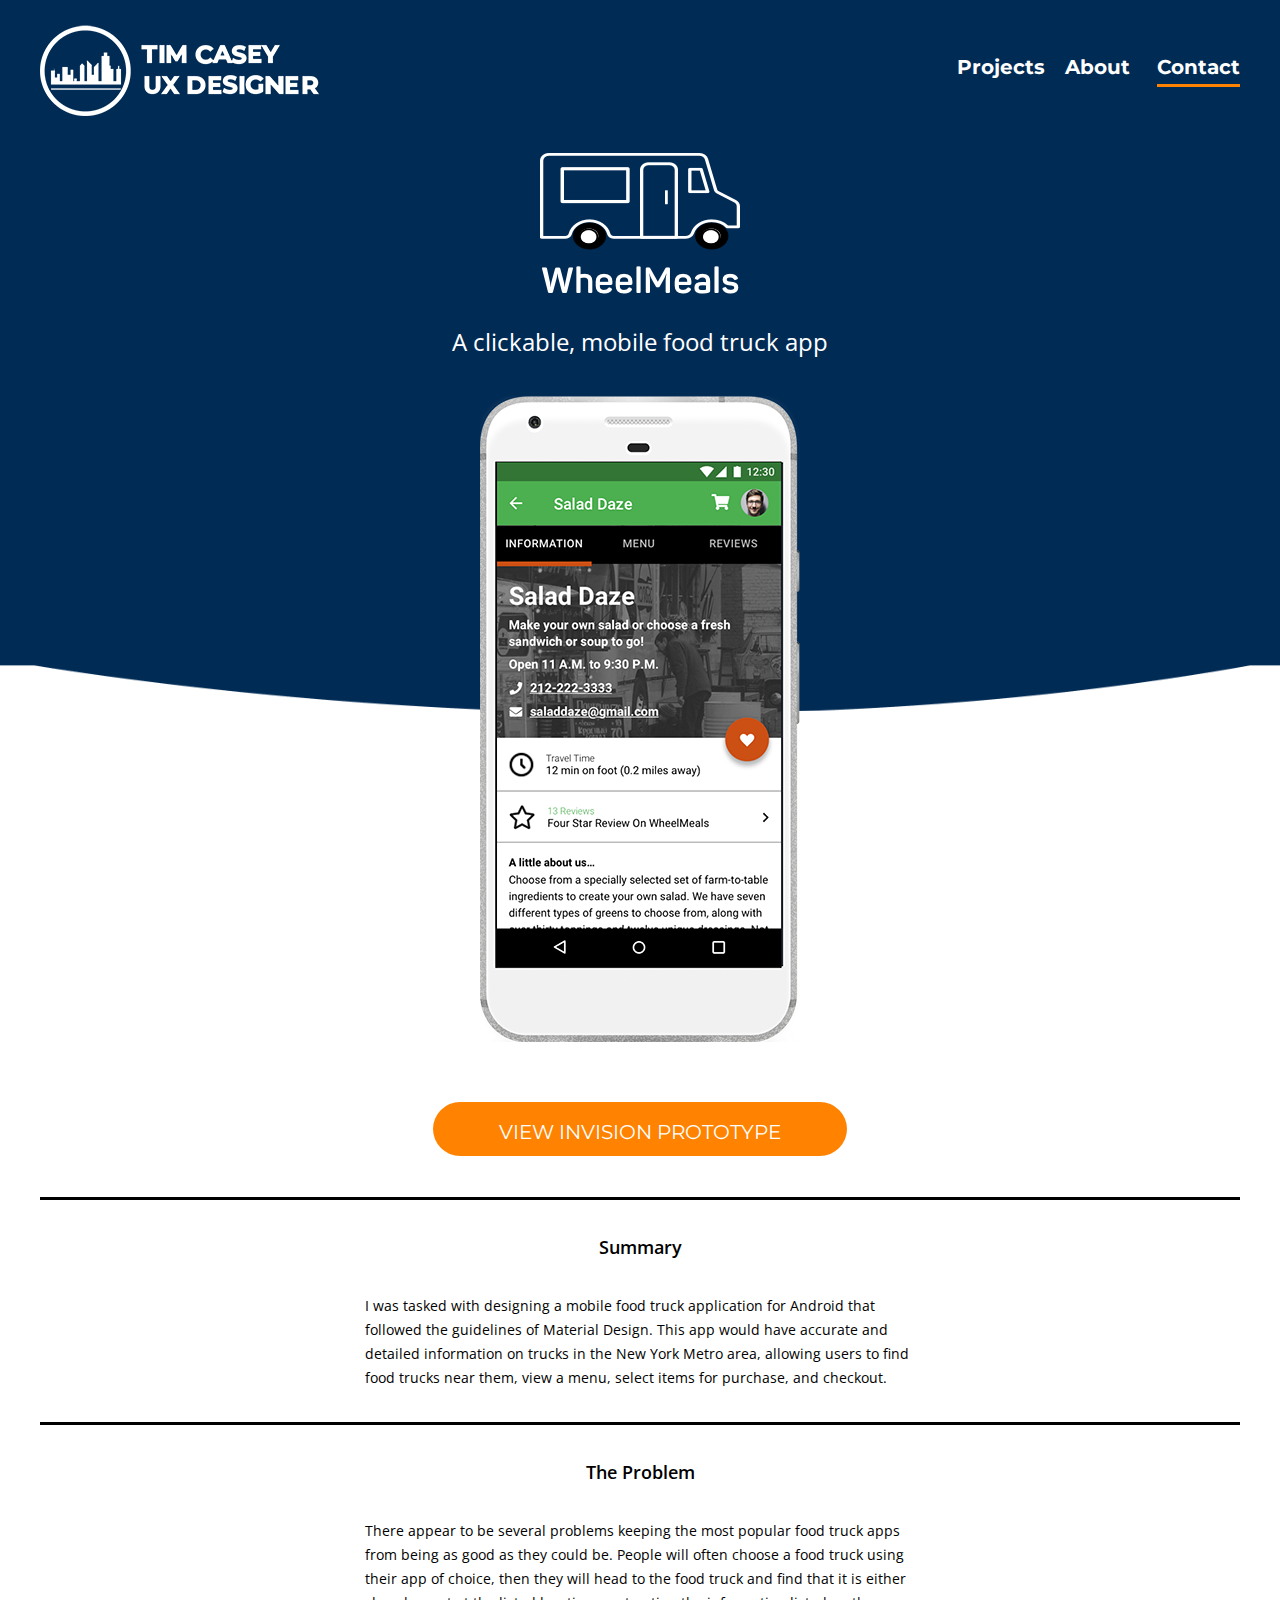
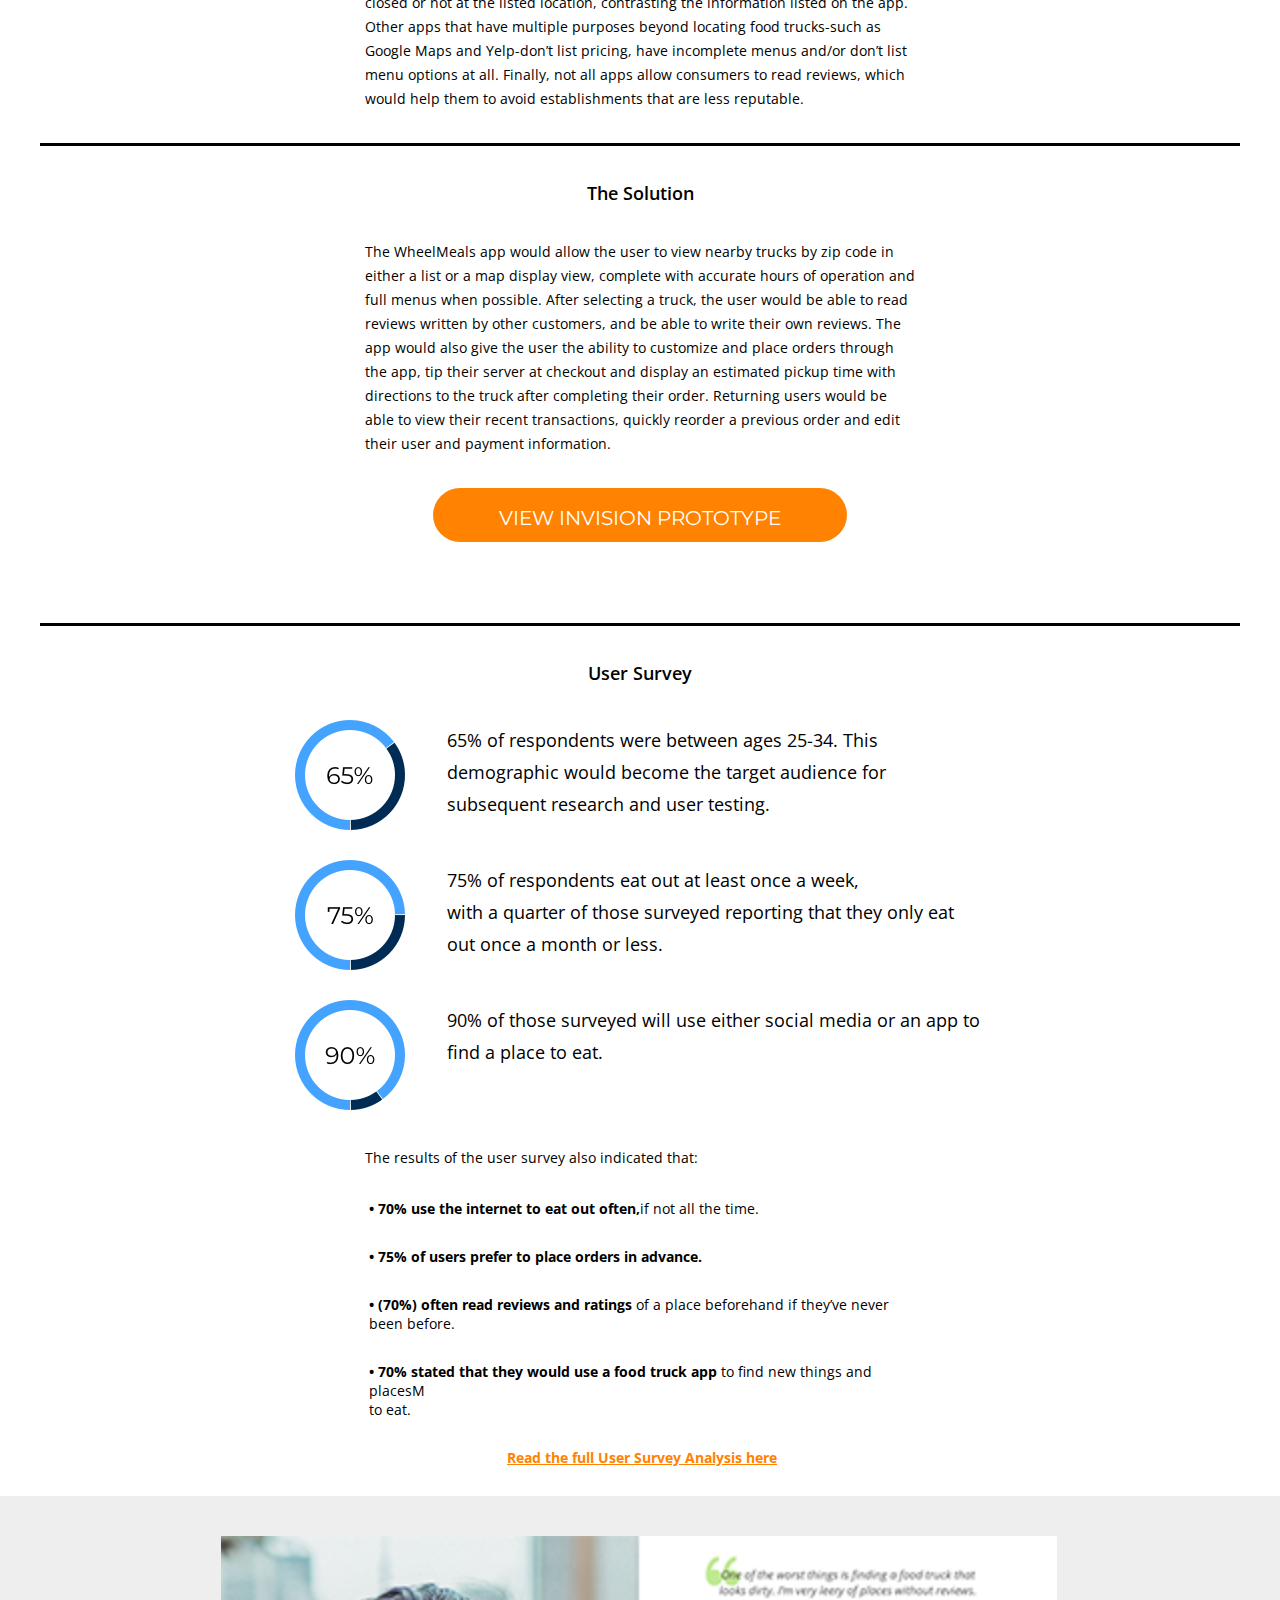
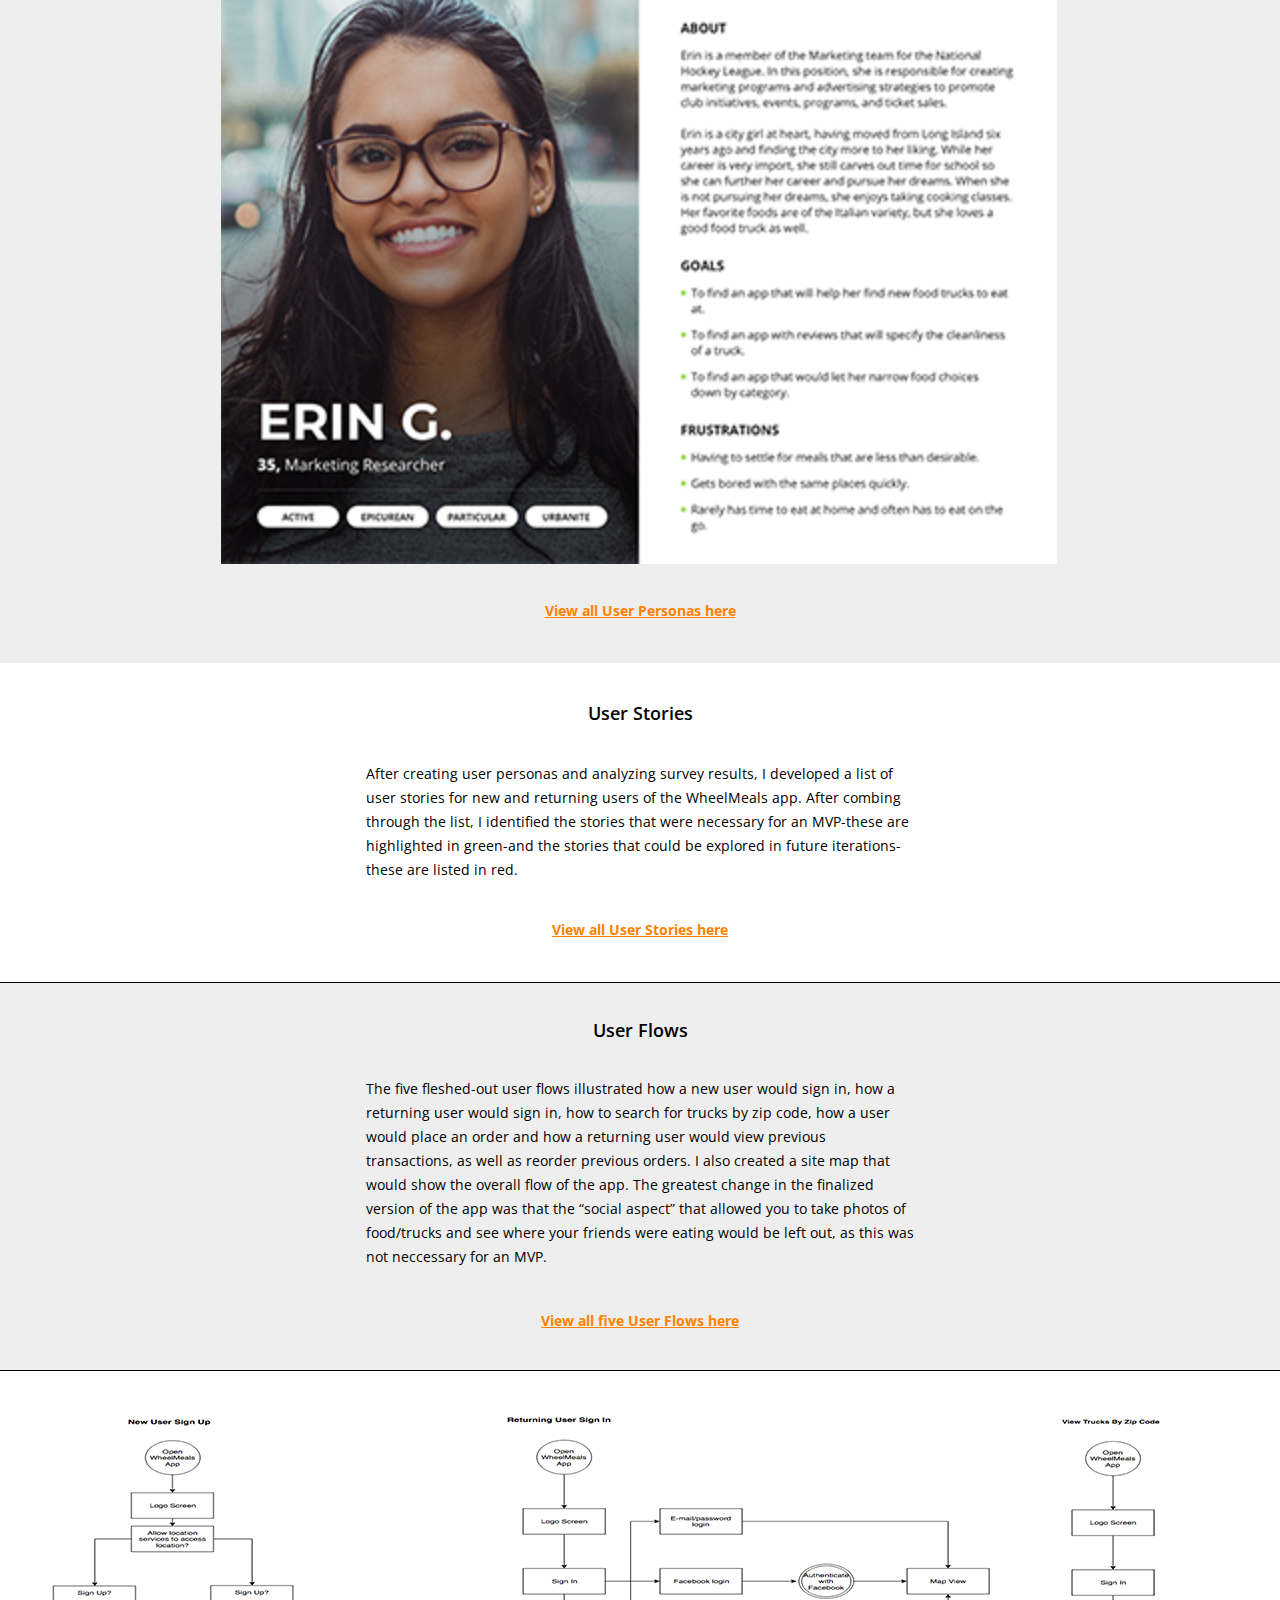
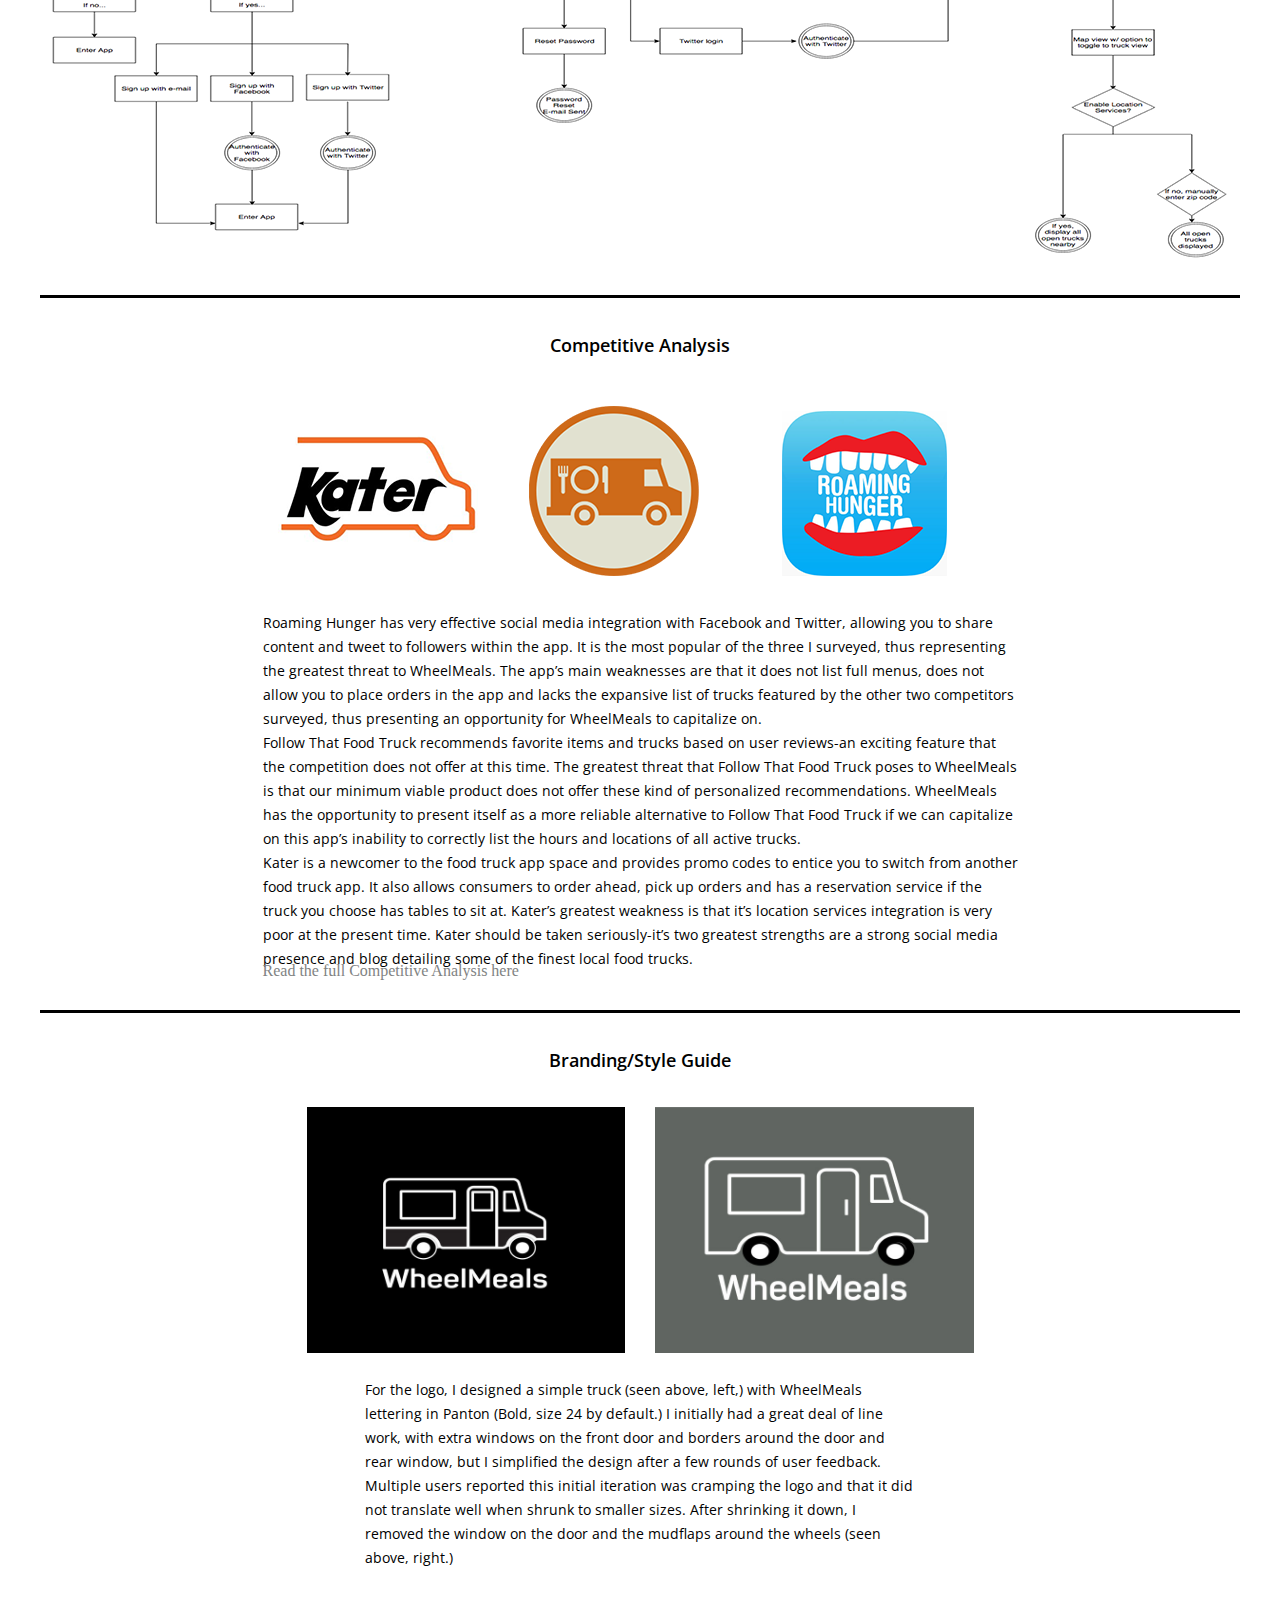
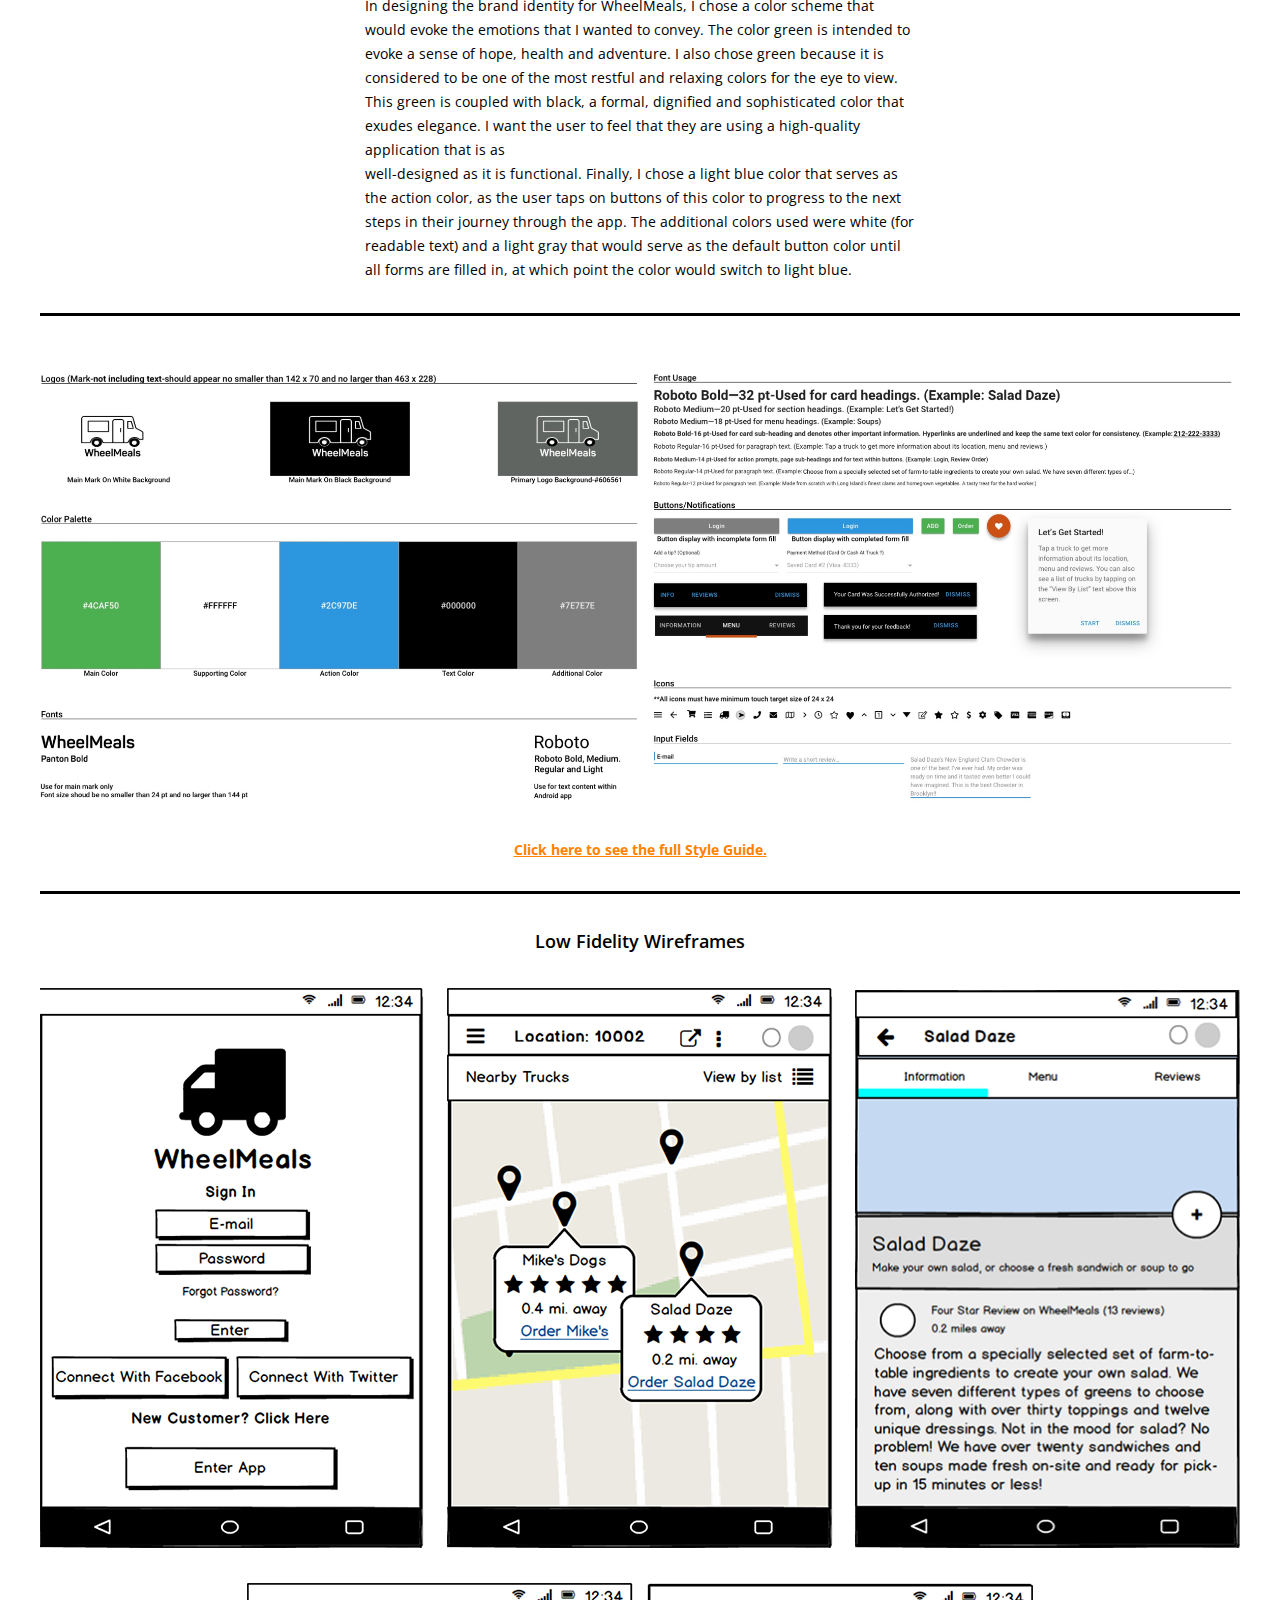
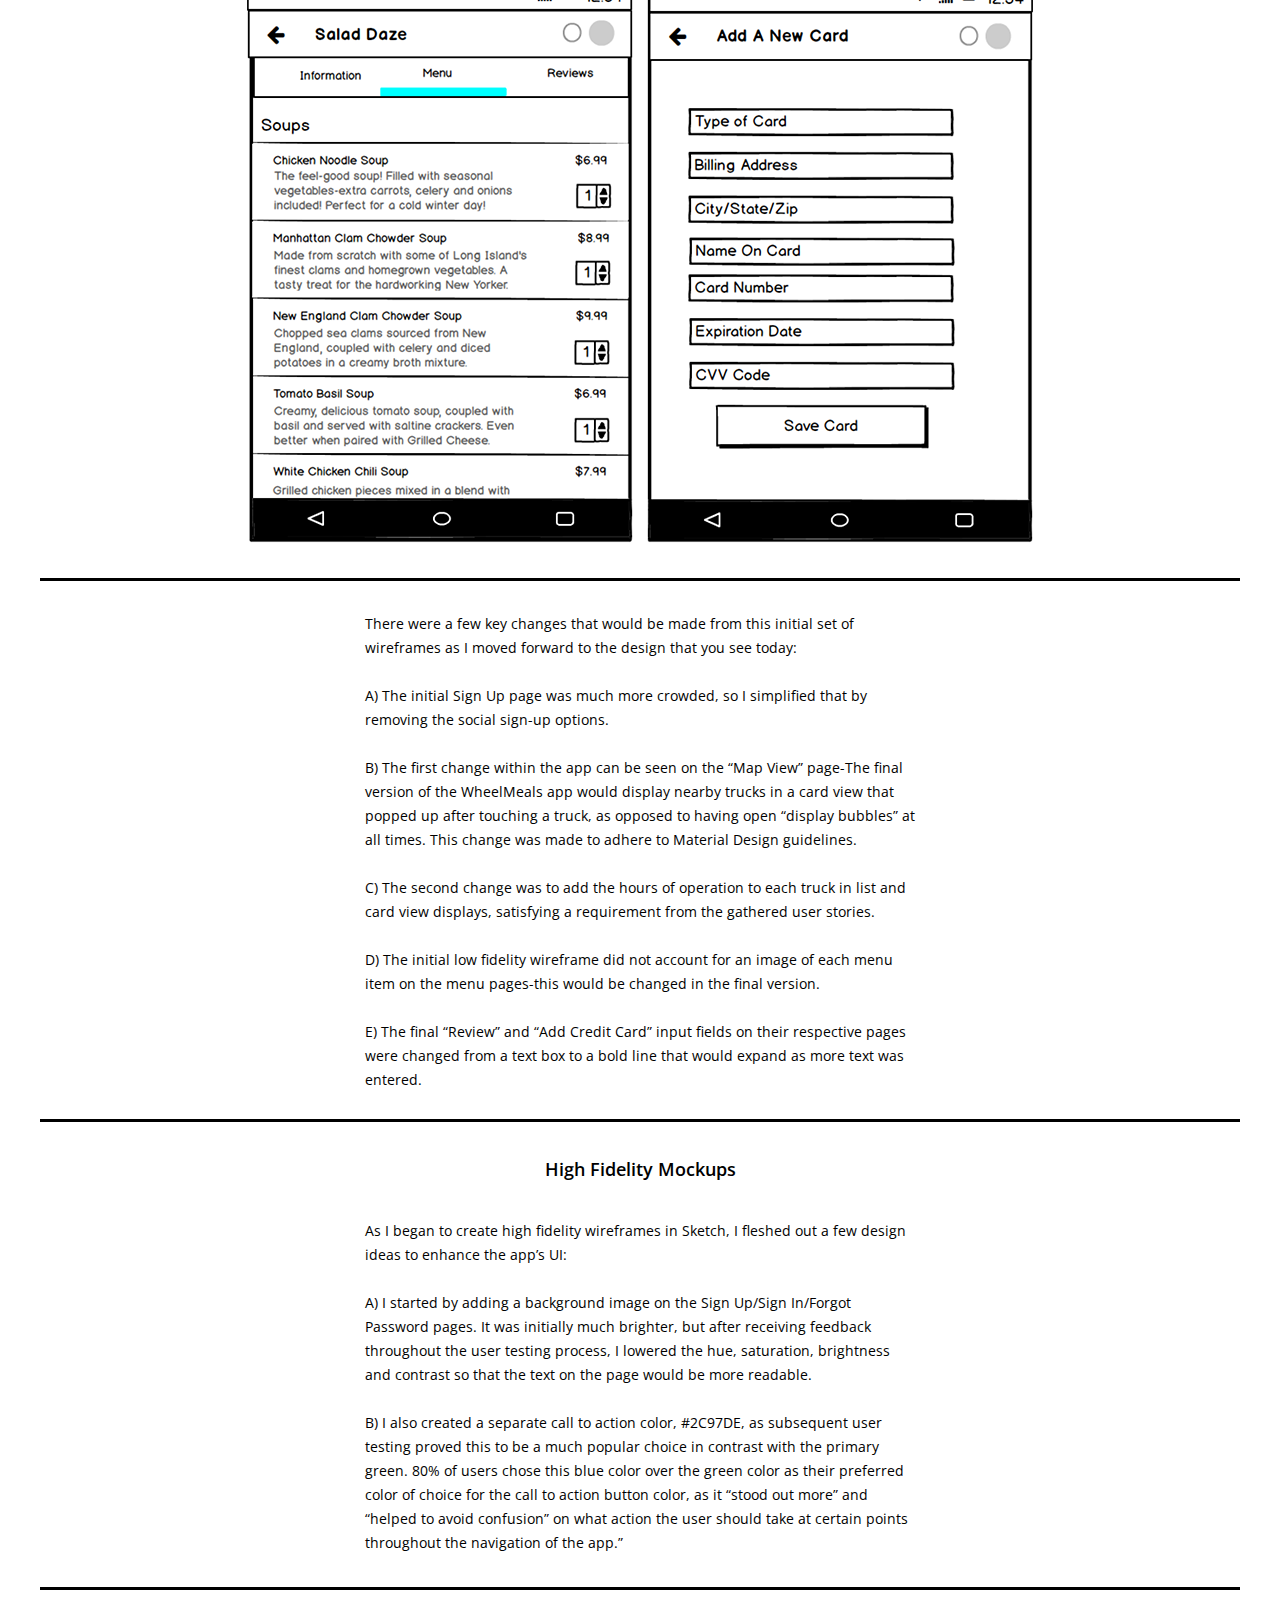
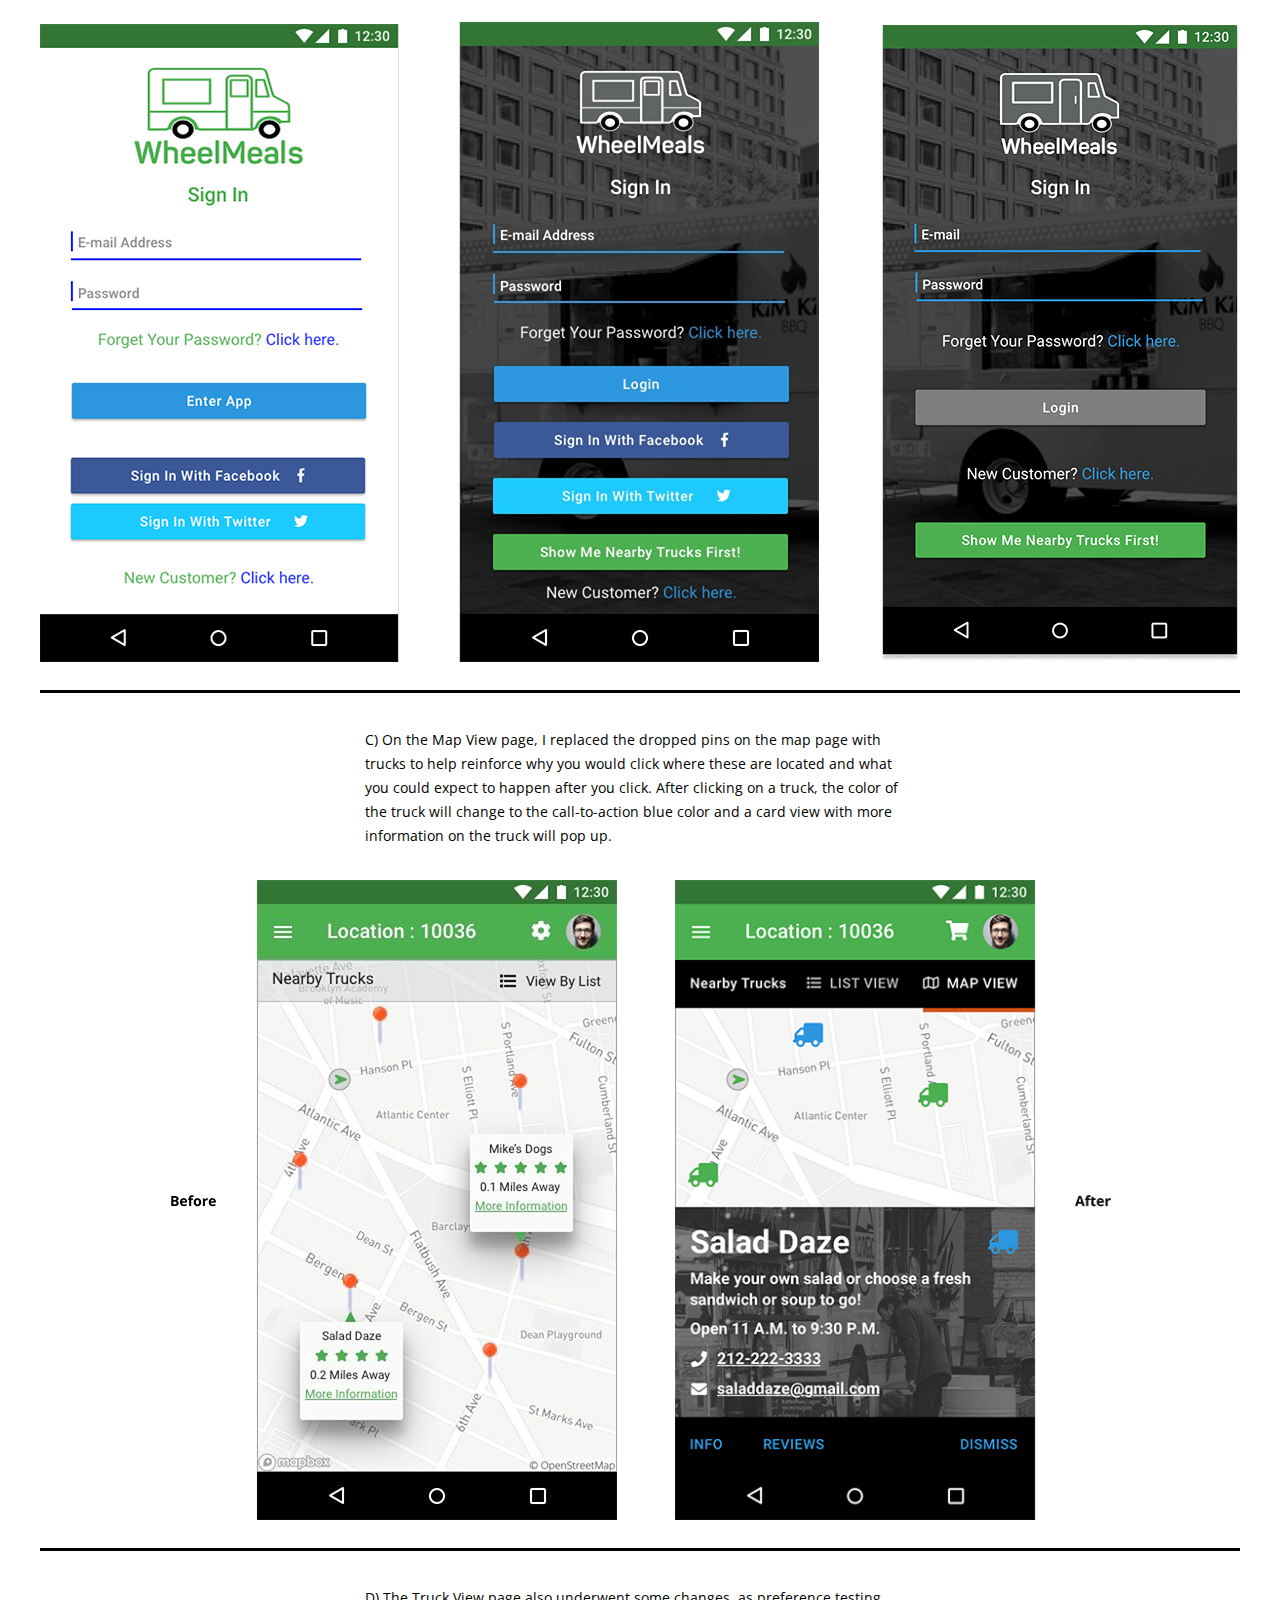
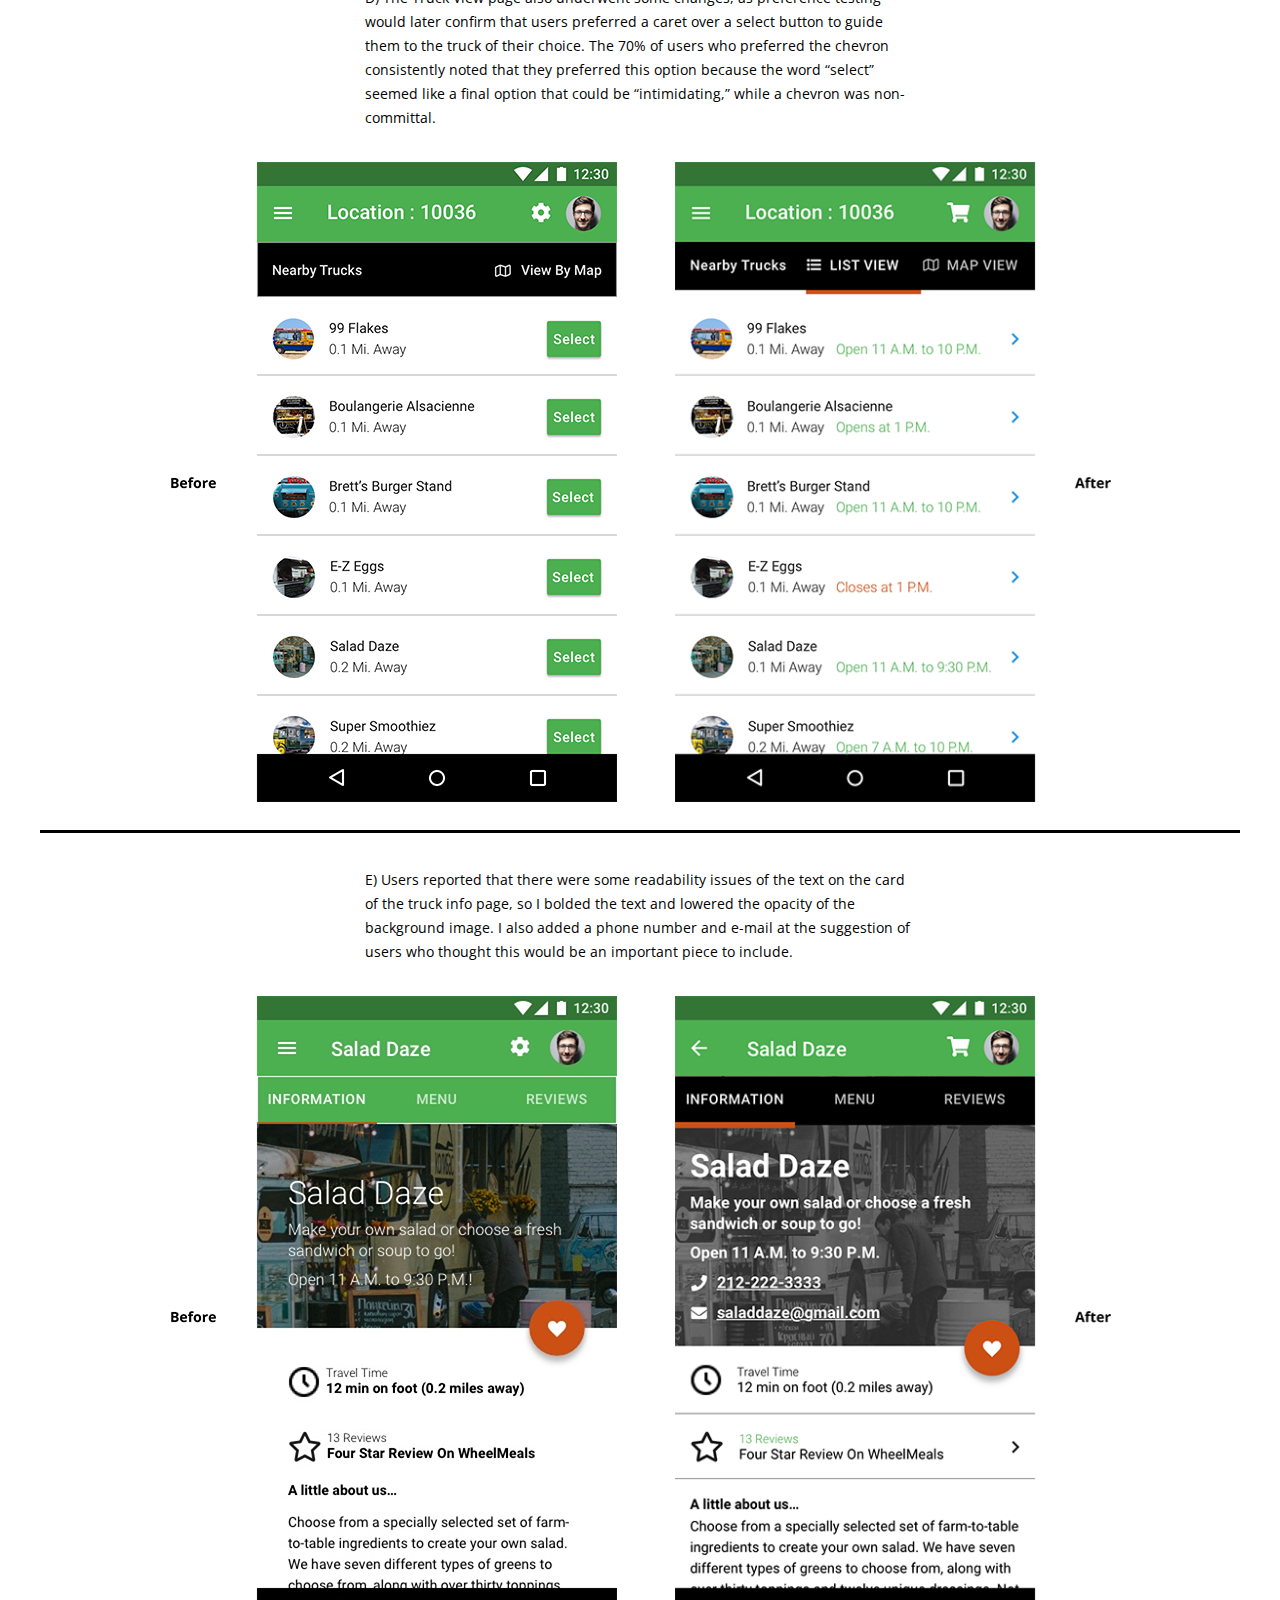
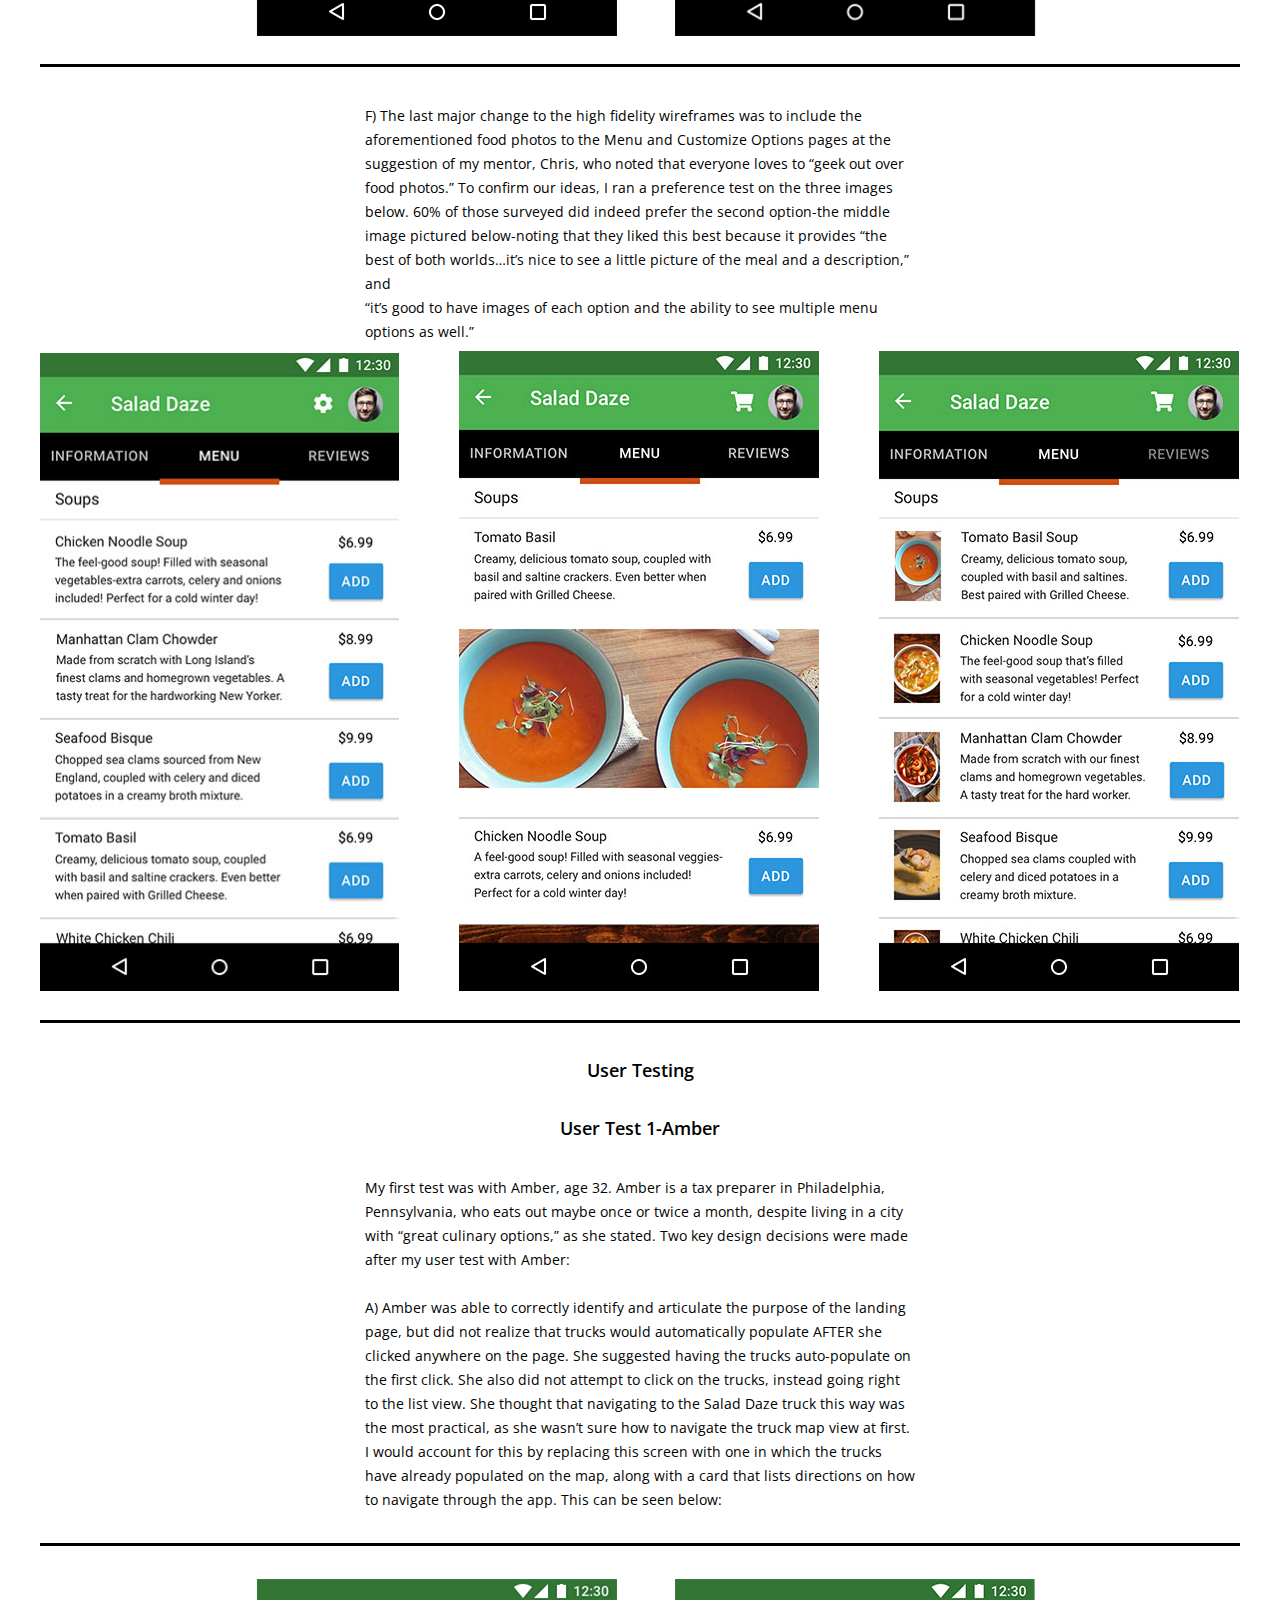
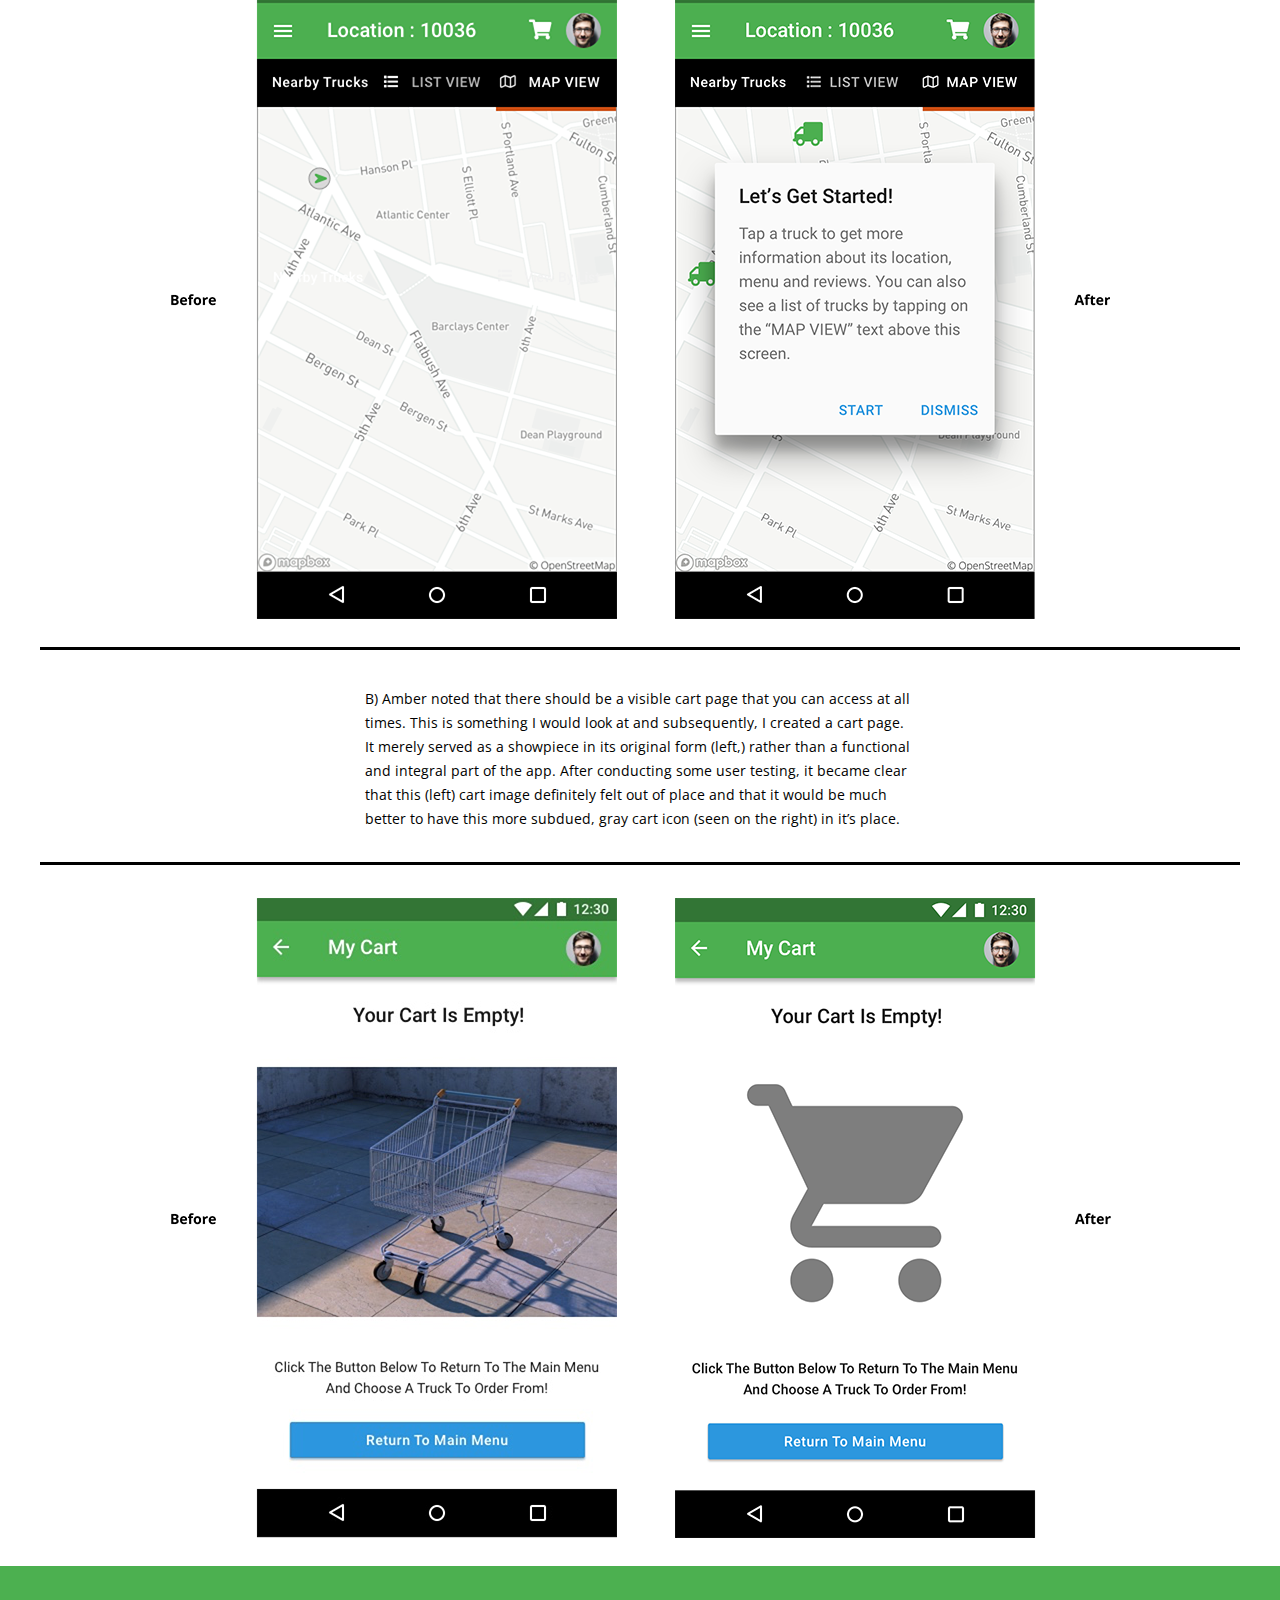
<file: WheelMealsFinalCut.html>
<!doctype html>
<html lang="zxx">
  <head>
    <meta charset="utf-8">
    <meta name="viewport" content="width=device-width, initial-scale=1, maximum-scale=1">
    <meta http-equiv="X-UA-Compatible" content="IE=edge">
    <meta name="format-detection" content="telephone=no">
    <title>Updateddesign of order : 66734</title>
    <link rel="shortcut icon" type="image/x-icon" href="images/favicon.png">
      <link href="https://fonts.googleapis.com/css?family=Montserrat&display=swap" rel="stylesheet">
      <link href="https://fonts.googleapis.com/css?family=Open+Sans:300,300i,400,400i,600,600i,700,700i,800,800i&display=swap" rel="stylesheet">
   <link rel="stylesheet" href="https://cdnjs.cloudflare.com/ajax/libs/font-awesome/4.7.0/css/font-awesome.min.css">
    <link rel="stylesheet" href="css/style.css">
    <link rel="stylesheet" href="css/responsive.css">
  </head>
  <body>
    <div class="sidemenu"></div>
    <div class="wrapper">
      <!--banner block starts-->
                <header>
                        <div class="container">
                        <div class="header-in">
                            <div class="logo">
                                <a href="#"><img src="images/logo.png" width="279" height="92" alt="img"></a>
                            </div>
                            <div class="menu wte">
                                <span></span>
                                <span></span>
                                <span></span>
                            </div>
                            <nav>
                                <ul>
                                    <li><a href="#">Projects</a></li>
                                    <li><a href="#">About</a></li>
                                    <li class="active"><a href="#">Contact</a></li>
                                </ul>
                            </nav>
                            <div class="clear"></div>
                        </div>
                        </div>
                </header>
      <!--banner block end-->
      <!--truck block starts-->
        <div class="food-truck">
            <div class="container">
                <div class="food-in">
                    <a href="#">
                        <img src="images/truck.png"  width="200" height="141" alt="img">
                    </a>
                    <h3>A clickable, mobile food truck app</h3>
                </div>
            </div>
        </div>
      <!--truck block end-->
      <!--mobile block starts-->
        <div class="mobile">
            <div class="container">
                <div class="mobile-in">
                    <figure>
                        <img src="images/mobile.png" width="320" height="648" alt="img">
                    </figure>
                     <button type="button" class="let view">VIEW INVISION PROTOTYPE</button>
                    <div class="summary">
                        <div class="summary-in">
                        <h6>Summary</h6>
                        <p>I was tasked with designing a mobile food truck application for Android that followed the guidelines of Material Design. This app would have accurate and detailed information on trucks in the New York Metro area, allowing users to find food trucks near them, view a menu, select items for purchase, and checkout.</p>
                        </div>
                    </div>
                    <div class="summary">
                        <div class="summary-in">
                        <h6>The Problem</h6>
                        <p>There appear to be several problems keeping the most popular food truck apps from being as good as they could be. People will often choose a food truck using their app of choice, then they will head to the food truck and find that it is either closed or not at the listed location, contrasting the information listed on the app. Other apps that have multiple purposes beyond locating food trucks-such as Google Maps and Yelp-don’t list pricing, have incomplete menus and/or don’t list menu options at all. Finally, not all apps allow consumers to read reviews, which would help them to avoid establishments that are less reputable.</p>
                        </div>
                    </div>
                    <div class="summary">
                        <div class="summary-in">
                        <h6>The Solution</h6>
                        <p>The WheelMeals app would allow the user to view nearby trucks by zip code in either a list or a map display view, complete with accurate hours of operation and full menus when possible. After selecting a truck, the user would be able to read reviews written by other customers, and be able to write their own reviews. The app would also give the user the ability to customize and place orders through the app, tip their server at checkout and display an estimated pickup time with directions to the truck after completing their order. Returning users would be able to view their recent transactions, quickly reorder a previous order and edit their user and payment information. </p>
                            <button type="button" class="let view">VIEW INVISION PROTOTYPE</button>
                        </div>
                    </div>
                </div>
            </div>
        </div>
      <!--mobile block end-->
      <!--user block starts-->
        <div class="user">
            <div class="container">
                <div class="user-in">
                    <h6>User Survey</h6>
                    <div class="user-main">
                    <div class="user-inner">
                    <div class="user-left">
                        <h3><img src='images/Oval.png' width="110" height="110" alt="img"></h3>
                    </div>
                    <div class="user-right">
                        <p>65% of respondents were between ages 25-34. This demographic would become the target audience for subsequent research and user testing.</p>
                    </div>
                        <div class="clear"></div>
                    </div>
                    <div class="user-inner">
                    <div class="user-left">
                        <h3><img src='images/Oval2.png' width="110" height="110" alt="img"></h3>
                    </div>
                    <div class="user-right">
                        <p>75% of respondents eat out at least once a week,<br> 
                            with a quarter of those surveyed reporting that they only eat out once a month or less.</p>
                    </div>
                        <div class="clear"></div>
                    </div>
                    <div class="user-inner">
                    <div class="user-left">
                        <h3><img src='images/Oval3.png' width="110" height="110" alt="img"></h3>
                    </div>
                    <div class="user-right">
                        <p>90% of those surveyed will use either social media or an app to find a place to eat.</p>
                    </div>
                        <div class="clear"></div>
                    </div>
                        <div class="result">
                        <span>The results of the user survey also indicated that:</span>
                        <p>	•	70% use the internet to eat out often,<strong>if not all the time.</strong> </p>
                        <p>	•	75% of users prefer to place orders in advance.</p>
                        <p>	•	(70%) often read reviews and ratings<strong>	 of a place beforehand if they’ve never<br> been before.</strong></p>
                        <p> 	•	70% stated that they would use a food truck app<strong> to find new things and placesM<br> to eat.</strong> </p>
                            <p><a href="#">Read the full User Survey Analysis here</a></p>
                        </div>
                    </div>
                </div>
            </div>
        </div>
      <!--user block end-->
      <!--survey block starts-->
        <div class="survey">
            <div class="container">
                <div class="survey-in">
                    <figure>
                        <img src="images/survey.png" width="836" height="627" alt="img">
                    </figure>
					
					<a href="#" class="str">View all User Personas here</a>
                </div>
            </div>
        </div>
		  <div class="stories">
                        <h6>User Stories</h6>
                        <p>After creating user personas and analyzing survey results, I developed a list of user stories for new and returning users of the WheelMeals app. After combing through the list, I identified the stories that were necessary for an MVP-these are highlighted in green-and the stories that could be explored in future iterations-these are listed in red.</p>
			  			<div class="survey-in aa">
			  			<a href="#" class="str">View all User Stories here</a>
			  </div>
                    </div>
                    
      <!--survey block end-->
      <!--userflows starts-->
        <div class="user-flow">
            <div class="container">
                <div class="user-flow-in">
                    <h6>User Flows</h6>
                    <p>The five fleshed-out user flows illustrated how a new user would sign in, how a returning user would sign in, how to search for trucks by zip code, how a user would place an order and how a returning user would view previous transactions, as well as reorder previous orders. I also created a site map that would show the overall flow of the app. The greatest change in the finalized version of the app was that the “social aspect” that allowed you to take photos of food/trucks and see where your friends were eating would be left out, as this was not neccessary for an MVP.</p>
                    <a href="#">View all five User Flows here</a>
                </div>
            </div>
        </div>
      <!--userflow block end-->
      <!--chart block starts-->
        <div class="chart">
            <div class="container">
                <div class="chart-in">
                    <figure>
                        <img src="images/chart.png" width="1199" height="456" alt="img">
                    </figure>
                </div>
            </div>
        </div>
      <!--chart block end-->
      <!--Competitive block starts-->
        <div class="Competitive">
            <div class="container">
                <div class="Competitive-in">
                <div class="Competitive-inner">
                    <h6>Competitive Analysis</h6>
                    <ul class="clearfix">
                        <li>
                            <a href="#"><img src="images/cmp-img1.png" width="200" height="184" alt="img"></a>
                        </li>
                        <li>
                            <a href="#"><img src="images/cmp-img2.png" width="170" height="170" alt="img"></a>
                        </li>
                        <li>
                            <a href="#"><img src="images/cmp-img3.png" width="166" height="164" alt="img"></a>
                        </li>
                    </ul>
                    <div class="roming">
                    <p><span>Roaming Hunger</span> has very effective social media integration with Facebook and Twitter, allowing you to share content and tweet to followers within the app. It is the most popular of the three I surveyed, thus representing the greatest threat to WheelMeals. The app’s main weaknesses are that it does not list full menus, does not allow you to place orders in the app and lacks the expansive list of trucks featured by the other two competitors surveyed, thus presenting an opportunity for WheelMeals to capitalize on.</p>
                        <p><span>Follow That Food Truck</span> recommends favorite items and trucks based on user reviews-an exciting feature that the competition does not offer at this time. The greatest threat that Follow That Food Truck poses to WheelMeals is that our minimum viable product does not offer these kind of personalized recommendations. WheelMeals has the opportunity to present itself as a more reliable alternative to Follow That Food Truck if we can capitalize on this app’s inability to correctly list the hours and locations of all active trucks. </p>
                        <p><span>Kater</span>  is a newcomer to the food truck app space and provides promo codes to entice you to switch from another food truck app. It also allows consumers to order ahead, pick up orders and has a reservation service if the truck you choose has tables to sit at. Kater’s greatest weakness is that it’s location services integration is very poor at the present time. Kater should be taken seriously-it’s two greatest strengths are a strong social media presence and blog detailing some of the finest local food trucks. </p>
                        <a href="#">Read the full Competitive Analysis here</a>
                    </div>
                </div>
                </div>
            </div>
        </div>
      <!--Competitive block end-->
      <!--Branding block starts-->
        <div class="Branding">
            <div class="container">
                <div class="Branding-in">
                    <div class="branding-style">
                    <div class="Branding-inner">
                        <h6>Branding/Style Guide</h6>
                        <ul class="clearfix">
                            <li>
                                <figure>
                                    <img src="images/wheel-img1.jpg" width="670" height="518" alt="img">
                                </figure>
                            </li>
                            <li>
                                <figure>
                                    <img src="images/wheel-img2.jpg" width="670" height="518" alt="img">
                                </figure>
							</li>
                        </ul>
                        <div class="design">
                        <p>For the logo, I designed a simple truck (seen above, left,) with WheelMeals lettering in Panton (Bold, size 24 by default.) I initially had a great deal of line work, with extra windows on the front door and borders around the door and rear window, but I simplified the design after a few rounds of user feedback. Multiple users reported this initial iteration was cramping the logo and that it did not translate well when shrunk to smaller sizes. After shrinking it down, I removed the window on the door and the mudflaps around the wheels (seen above, right.)</p>
                        <p>In designing the brand identity for WheelMeals, I chose a color scheme that would evoke the emotions that I wanted to convey. The color green is intended to evoke a sense of hope, health and adventure. I also chose green because it is considered to be one of the most restful and relaxing colors for the eye to view. This green is coupled with black, a formal, dignified and sophisticated color that exudes elegance. I want the user to feel that they are using a high-quality application that is as<br> well-designed as it is functional. Finally, I chose a light blue color that serves as the action color, as the user taps on buttons of this color to progress to the next steps in their journey through the app. The additional colors used were white (for readable text) and a light gray that would serve as the default button color until all forms are filled in, at which point the color would switch to light blue.  </p>
                            </div>
                    </div>
                    </div>
                    <div class="style-in">
                        <ul class="clearfix">
                            <li>
                                <figure>
                                    <img src="images/style-img1.png" width="1180" height="912" alt="img">
                                </figure>
                            </li>
                            <li>
                                <figure>
                                <img src="images/style-img2.png" width="1180" height="912" alt="img">
                                </figure>
                            </li>
                        </ul>
                        <a href="#">Click here to see the full Style Guide.</a>
                    </div>
                    <div class="fidelity">
                        <h6>Low Fidelity Wireframes</h6>
                        <ul class="clearfix">
                            <li>
                                <figure>
                                    <img src="images/fide-img1.png" width="384" height="560" alt="img">
                                </figure>
                            </li>
                            <li>
                                <figure>
                                    <img src="images/fide-img2.png" width="386" height="560" alt="img">
                                </figure>
                            </li>
                            <li>
                                <figure>
                                    <img src="images/fide-img3.png" width="385" height="560" alt="img">
                                </figure>
                            </li>
                            <li>
                                <figure>
                                    <img src="images/fide-img4.png" width="386" height="560" alt="img">
                                </figure>
                            </li>
                            <li>
                                <figure>
                                    <img src="images/fide-img5.png" width="386" height="560" alt="img">
                                </figure>
                            </li>
                        </ul>
                    </div>
                    <div class="few">
                    <div class="few-in">
                        <p>There were a few key changes that would be made from this initial set of wireframes as I moved forward to the design that you see today:</p>
                        <p>
                            A) The initial Sign Up page was much more crowded, so I simplified that by removing the social sign-up options. </p>
                        <p>B) The first change within the app can be seen on the “Map View” page-The final version of the WheelMeals app would display nearby trucks in a card view that popped up after touching a truck, as opposed to having open “display bubbles” at all times. This change was made to adhere to Material Design guidelines.</p>
                        <p>C) The second change was to add the hours of operation to each truck in list and card view displays, satisfying a requirement from the gathered user stories.</p>
                        <p>
                            D) The initial low fidelity wireframe did not account for an image of each menu item on the menu pages-this would be changed in the final version. </p>
                        <p>
                           E) The final “Review” and “Add Credit Card” input fields on their respective pages were changed from a text box to a bold line that would expand as more text was entered.</p>
                    </div>
                     </div>
                    <div class="high">
                        <div class="high-in">
                            <h6>High Fidelity Mockups</h6>
                            <p>As I began to create high fidelity wireframes in Sketch, I fleshed out a few design ideas to enhance the app’s UI:</p>
                            <p>A) I started by adding a background image on the Sign Up/Sign In/Forgot Password pages. It was initially much brighter, but after receiving feedback throughout the user testing process, I lowered the hue, saturation, brightness and contrast so that the text on the page would be more readable. </p>
                            <p>B) I also created a separate call to action color, #2C97DE, as subsequent user testing proved this to be a much popular choice in contrast with the primary green. 80% of users chose this blue color over the green color as their preferred color of choice for the call to action button color, as it “stood out more” and “helped to avoid confusion” on what action the user should take at certain points throughout the navigation of the app.”</p>
                        </div>
                    </div>
                    <div class="sign">
                        <ul class="clearfix">
                            <li><figure><img src="images/sign-img1.png" width="359" height="640" alt="img"></figure></li>
                            <li><figure><img src="images/sign-img2.png" width="360" height="640" alt="img"></figure></li>
                            <li><figure><img src="images/sign-img3.png" width="360" height="640" alt="img"></figure></li>
                        </ul>
                    </div>
                    <div class="map">
                        <div class="map-in">
                            <p>C) On the Map View page, I replaced the dropped pins on the map page with trucks to help reinforce why you would click where these are located and what you could expect to happen after you click. After clicking on a truck, the color of the truck will change to the call-to-action blue color and a card view with more information on the truck will pop up.</p>
                        </div>
                        <div class="map-inner">
                            <ul class="clearfix">
                                <li><figure><img src="images/map1.png" width="447" height="640" alt="img"></figure></li>
                                <li><figure><img src="images/map2.png" width="436" height="640" alt="img"></figure></li>
                            </ul>
                        </div>
                    </div>
                    <div class="map">
                        <div class="map-in">
                            <p>D) The Truck View page also underwent some changes, as preference testing would later confirm that users preferred a caret over a select button to guide them to the truck of their choice. The 70% of users who preferred the chevron consistently noted that they preferred this option because the word “select” seemed like a final option that could be “intimidating,” while a chevron was non-committal.</p>
                        </div>
                        <div class="map-inner">
                            <ul class="clearfix">
                                <li><figure><img src="images/location1.png" width="447" height="640" alt="img"></figure></li>
                                <li><figure><img src="images/location2.png" width="436" height="640" alt="img"></figure></li>
                            </ul>
                        </div>
                    </div>
                     <div class="map">
                        <div class="map-in">
                            <p>E) Users reported that there were some readability issues of the text on the card of the truck info page, so I bolded the text and lowered the opacity of the background image. I also added a phone number and e-mail at the suggestion of users who thought this would be an important piece to include. </p>
                        </div>
                        <div class="map-inner">
                            <ul class="clearfix">
                                <li><figure><img src="images/salad1.png" width="447" height="640" alt="img"></figure></li>
                                <li><figure><img src="images/salad2.png" width="436" height="640" alt="img"></figure></li>
                            </ul>
                        </div>
                    </div>
                    <div class="salad">
                    <div class="map-in">
                            <p>F) The last major change to the high fidelity wireframes was to include the aforementioned food photos to the Menu and Customize Options pages at the suggestion of my mentor, Chris, who noted that everyone loves to “geek out over food photos.” To confirm our ideas, I ran a preference test on the three images below. 60% of those surveyed did indeed prefer the second option-the middle image pictured below-noting that they liked this best because it provides “the best of both worlds…it’s nice to see a little picture of the meal and a description,”  and<br> “it’s good to have images of each option and the ability to see multiple menu options as well.”</p>
                        </div>
                        <div class="sign">
                        <ul class="clearfix">
                            <li><figure><img src="images/daze1.jpg" width="359" height="640" alt="img"></figure></li>
                            <li><figure><img src="images/daze2.jpg" width="360" height="640" alt="img"></figure></li>
                            <li><figure><img src="images/daze3.jpg" width="360" height="640" alt="img"></figure></li>
                        </ul>
                    </div>
                    </div>
                    <div class="testing">
                         <div class="map-in">
                             <h6>User Testing</h6>
                             <h6>User Test 1-Amber</h6>
                            <p>My first test was with Amber, age 32. Amber is a tax preparer in Philadelphia, Pennsylvania, who eats out maybe once or twice a month, despite living in a city with “great culinary options,” as she stated. Two key design decisions were made after my user test with Amber:</p>
                            <p>A) Amber was able to correctly identify and articulate the purpose of the landing page, but did not realize that trucks would automatically populate AFTER she clicked anywhere on the page. She suggested having the trucks auto-populate on the first click. She also did not attempt to click on the trucks, instead going right to the list view. She thought that navigating to the Salad Daze truck this way was the most practical, as she wasn’t sure how to navigate the truck map view at first. I would account for this by replacing this screen with one in which the trucks have already populated on the map, along with a card that lists directions on how to navigate through the app. This can be seen below:</p>
                        </div>
                    </div>
                    <div class="inform">
                    <div class="map-inner">
                            <ul class="clearfix">
                                <li><figure><img src="images/loca1.png" width="446" height="640" alt="img"></figure></li>
                                <li><figure><img src="images/loca2.png" width="435" height="640" alt="img"></figure></li>
                            </ul>
                        </div>
                    </div>
                    <div class="testing">
                         <div class="map-in">
                            <p>B) Amber noted that there should be a visible cart page that you can access at all times. This is something I would look at and subsequently, I created a cart page. It merely served as a showpiece in its original form (left,) rather than a functional and integral part of the app. After conducting some user testing, it became clear that this (left) cart image definitely felt out of place and that it would be much better to have this more subdued, gray cart icon (seen on the right) in it’s place.</p>
                        </div>
                    </div>
                    <div class="inform cart">
                    <div class="map-inner">
                            <ul class="clearfix">
                                <li><figure><img src="images/cart1.png" width="447" height="640" alt="img"></figure></li>
                                <li><figure><img src="images/cart2.png" width="436" height="640" alt="img"></figure></li>
                            </ul>
                        </div>
                    </div>
                </div>
            </div>
            <div class="overall">
            <div class="container">
                    <div class="overall-in">
                        <div class="map-in">
                            <p>Overall, Amber said that the app did not contain anything that was too confusing-”it is easy to use, easy to understand and has a very friendly color scheme-I like it a lot so far.”</p>
                        </div>
                    </div>
                </div>
            </div>
            <div class="nicole">
                <div class="container">
                    <div class="nicole-in">
                        <div class="map-in">
                             <h6>User Test 2-Nicole</h6>
                            <p>For my second test, I spoke with Nicole, age 33, a recruiter in Manhattan. Nicole eats out 4-5 times per week, finding places to eat on Seamless and Yelp. </p>
                            <p>Nicole also had difficulty selecting a truck, reinforcing the idea to add the more explicit directions shown above, which can be seen in the final prototype. Overall, Nicole gave the process of selecting a truck an 8 out of 10 (10 being the easiest.) She thought the lack of directions made getting a list of trucks “confusing,” but once she figured out what to do, it was easy and straightforward.</p>
                            <p>Nicole was easily able to navigate to the card screen to add a new card and was also able to successfully view her recent transactions and reorder an item. She noted that the navigation was “easy and seamless.” She gave these tasks a 9 out of 10 for the difficulty level of the task (10 being the easiest.) Nicole noted that it would be worth revisiting the confirmation screens on these tasks, to give them “a more<br> user-friendly, joyful vibe.” The revisions made to these screens can be seen below.</p>
                        </div>
                        </div>
                         <div class="map-inner nicole">
                            <ul class="clearfix">
                                <li><figure><img src="images/review1.png" width="447" height="640" alt="img"></figure></li>
                                <li><figure><img src="images/review2.png" width="436" height="640" alt="img"></figure></li>
                                <li><figure><img src="images/review3.png" width="447" height="640" alt="img"></figure></li>
                                <li><figure><img src="images/review4.png" width="436" height="640" alt="img"></figure></li>
                            </ul>
                        </div>
                    </div>
                </div>
            <div class="overall">
            <div class="container">
                    <div class="overall-in">
                        <div class="map-in">
                            <p>Nicole said that “overall, this is a fun, little app, something that I would use on the go on lunch hour in Midtown.” </p>
                        </div>
                    </div>
                </div>
            </div>
            <div class="map-in greg">
                             <h6>User Test 3-Greg</h6>
                            <p>The third test I conducted was with Greg, age 28, a video editor in Norwalk, Connecticut. Greg commutes to Manhattan three times per week and eats out five to six times per week, so it made sense to speak with him. He usually prefers restaurants and fast food establishments to food trucks-primarily using Open Table and Seamless-but he states that a good food truck app is something he would definitely use on the go, as opposed to working with potentially inaccurate information on Facebook and/or Google. Greg was able to successfully complete each task, rating each a 9 out of 10 for ease of use. He noted that the Sign Up process was easy and he was happy that he did not have to create an account before viewing the trucks-he chose to bypass this option during the test. His only other feedback was that I should include additional contact information on the “information page,” suggesting a phone number to call or an e-mail to contact the truck at. This feedback would be implemented in the final iteration.</p>
                        </div>
                            <div class="overall">
                            <div class="container">
                                    <div class="overall-in">
                                        <div class="map-in">
                                            <p>In closing, Greg noted, “I really do like all the detail…this looks like a nice app.”</p>
                                        </div>
                                    </div>
                                </div>
                            </div>
                    <div class="final">
                        <div class="container">
                            <div class="final-in">
                                <div class="map-in">
                                <p>Now that the final round of testing was complete, I made the revisions shown above and successfully deployed the application.</p>
                                </div>
                            </div>
                        </div>
                    </div>
            <div class="container">
                    <div class="conslusion">
                        <div class="map-in">
                            <h6>Conclusion</h6>
                            <p>I think the greatest thing to come out of this project is that I have developed a solid working knowledge and appreciation for Material Design. It’s a framework that I’ve really come to enjoy working within and I look forward to exploring much further in the near future.</p>
                            <p>In closing, I would say that the greatest part of this experience was that I had the ability and the time to experiment with different design choices, through preference testing and critiques from my mentors and peers. This helped me to learn some invaluable lessons about the need to trust in myself and seek feedback when I am questioning my designs. I have learned that user testing and the ability to leverage new platforms (such as Maze) can provide me with tremendous feedback and new ways of thinking within a matter of hours. I know that these experiences and practices will help me become a better designer in the long run. I intend to keep working on honing my craft and continuing to push myself to do good work, silencing my inner critic and becoming the best designer I can.</p>
                            <button type="button" class="let view con">BACK TO TOP</button>
                            <button type="button" class="let view">RETURN TO HOMEPAGE</button>
                        </div>
                    </div>
            </div>
        </div>
      <!--Branding block end-->
      <!--contact block starts-->
            <div class="connect-main">
                <div class="container">
                <div class="connect">
                    <h2>Let’s Connect! </h2>
                    <h2>I Am Currently Seeking A UX Research Role In Manhattan.  </h2>
                    <button type="button" class="let">CONTACT ME</button>
                </div>
            </div>
                </div>
      <!--contact block end-->
        
      <!--footer starts-->
      <footer>
        <div class="container">
            <div class="footer-in">
                <p><span><i class="fa fa-copyright" aria-hidden="true"></i></span>2018 Timothy E. Casey</p>
                <ul class="clearfix">
					<li><a href="#"><i class="fa fa-github" aria-hidden="true"></i></a></li>
					<li><a href="#" class="git"><i class="fa fa-linkedin-square" aria-hidden="true"></i></a></li>
				</ul>
                <div class="clear"></div>
            </div>
          </div>
      </footer>
      </div>
      <!--footer end-->
    <script src="https://ajax.googleapis.com/ajax/libs/jquery/3.3.1/jquery.min.js"></script> 
<script>
          $(document).ready(function(){
      $('nav').clone().appendTo('.sidemenu');
         
           //menu-left-right
           $('.menu').click(function(e){
           
          $('body').toggleClass('open-menu');
         
         
      })
    });
</script>
	  <script>
        
    $(document).ready(function () {
			
			$(window).scroll(function(e){
				
			if($(window).scrollTop() > 0)
			{
				$('body').addClass('move-sticky-up');						
				}
			else
			{	
				$('body').removeClass('move-sticky-up');
			}	
			
			if($(window).scrollTop() > 0)
			{
				$('body').addClass('sticky');						
				}
				else{
					$('body').removeClass('sticky');	
					}
			
			})        

	});
    </script>
  </body>
</html>
</file>
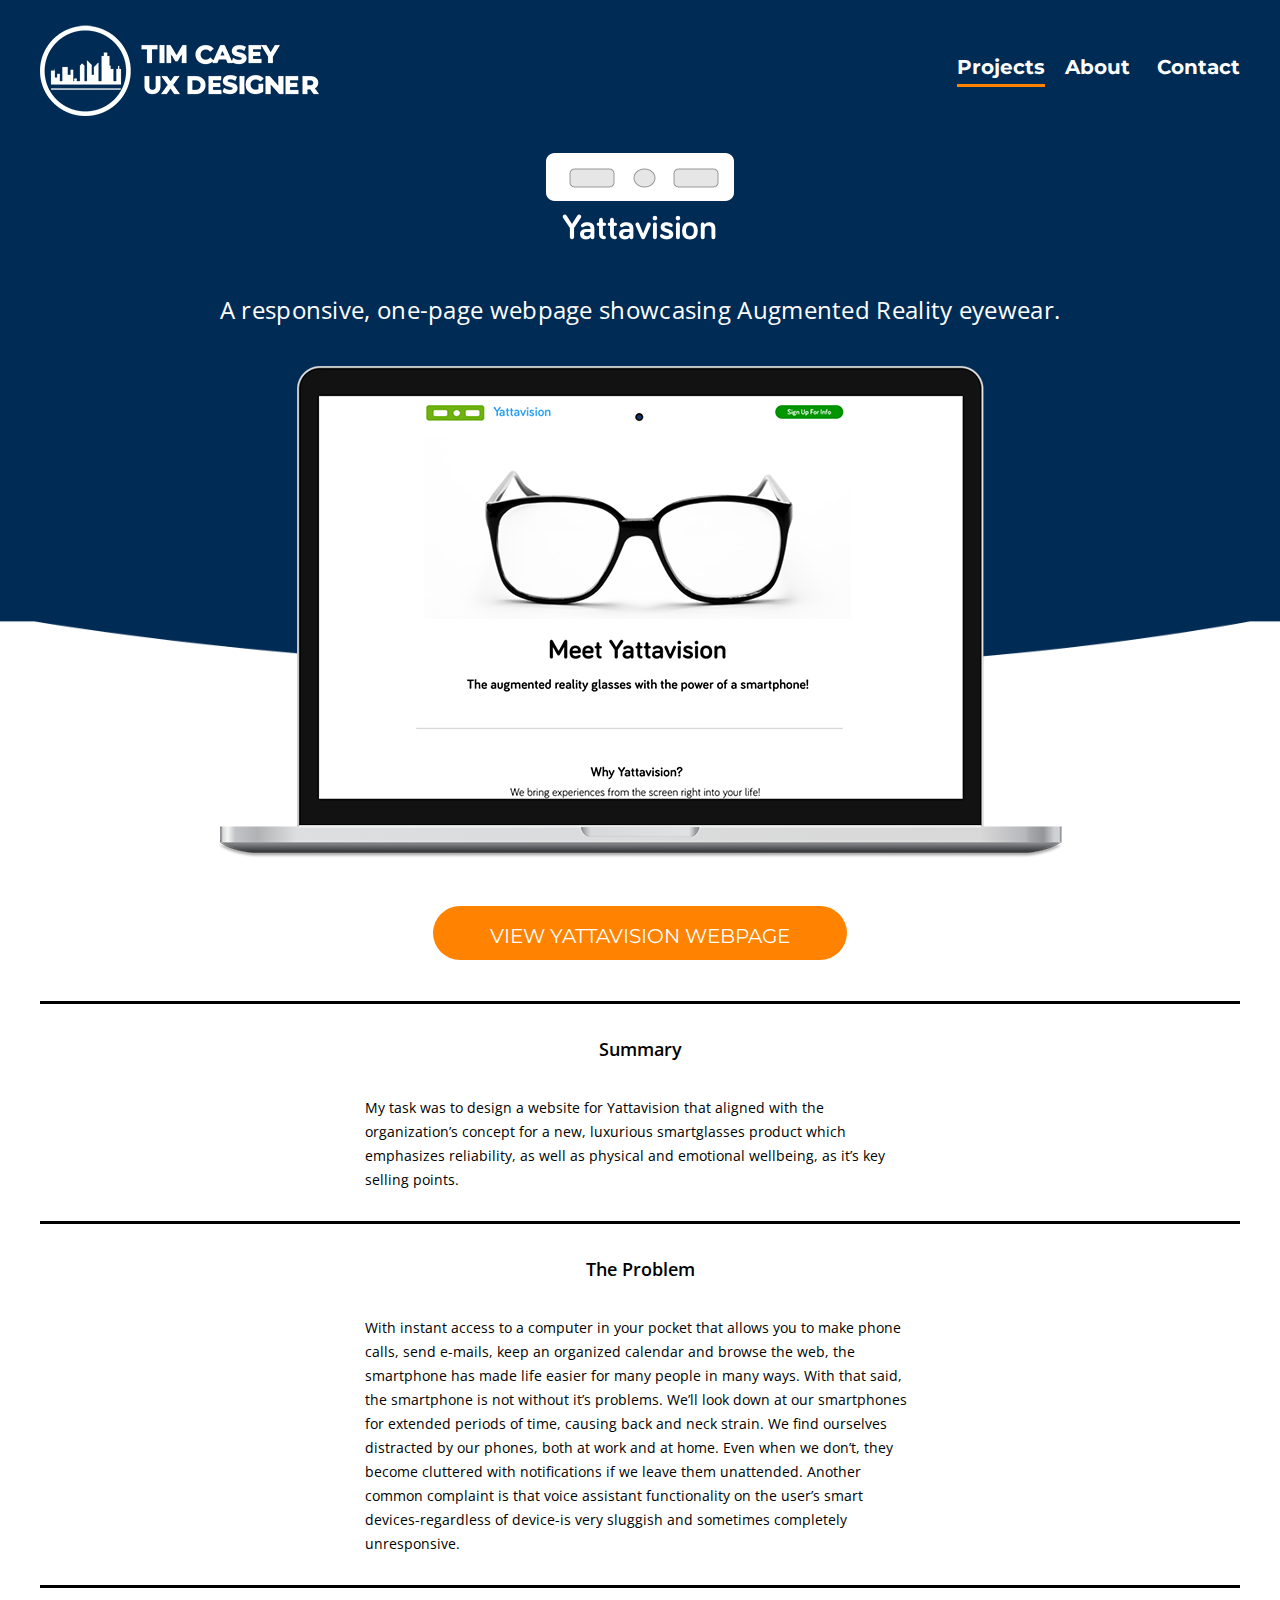
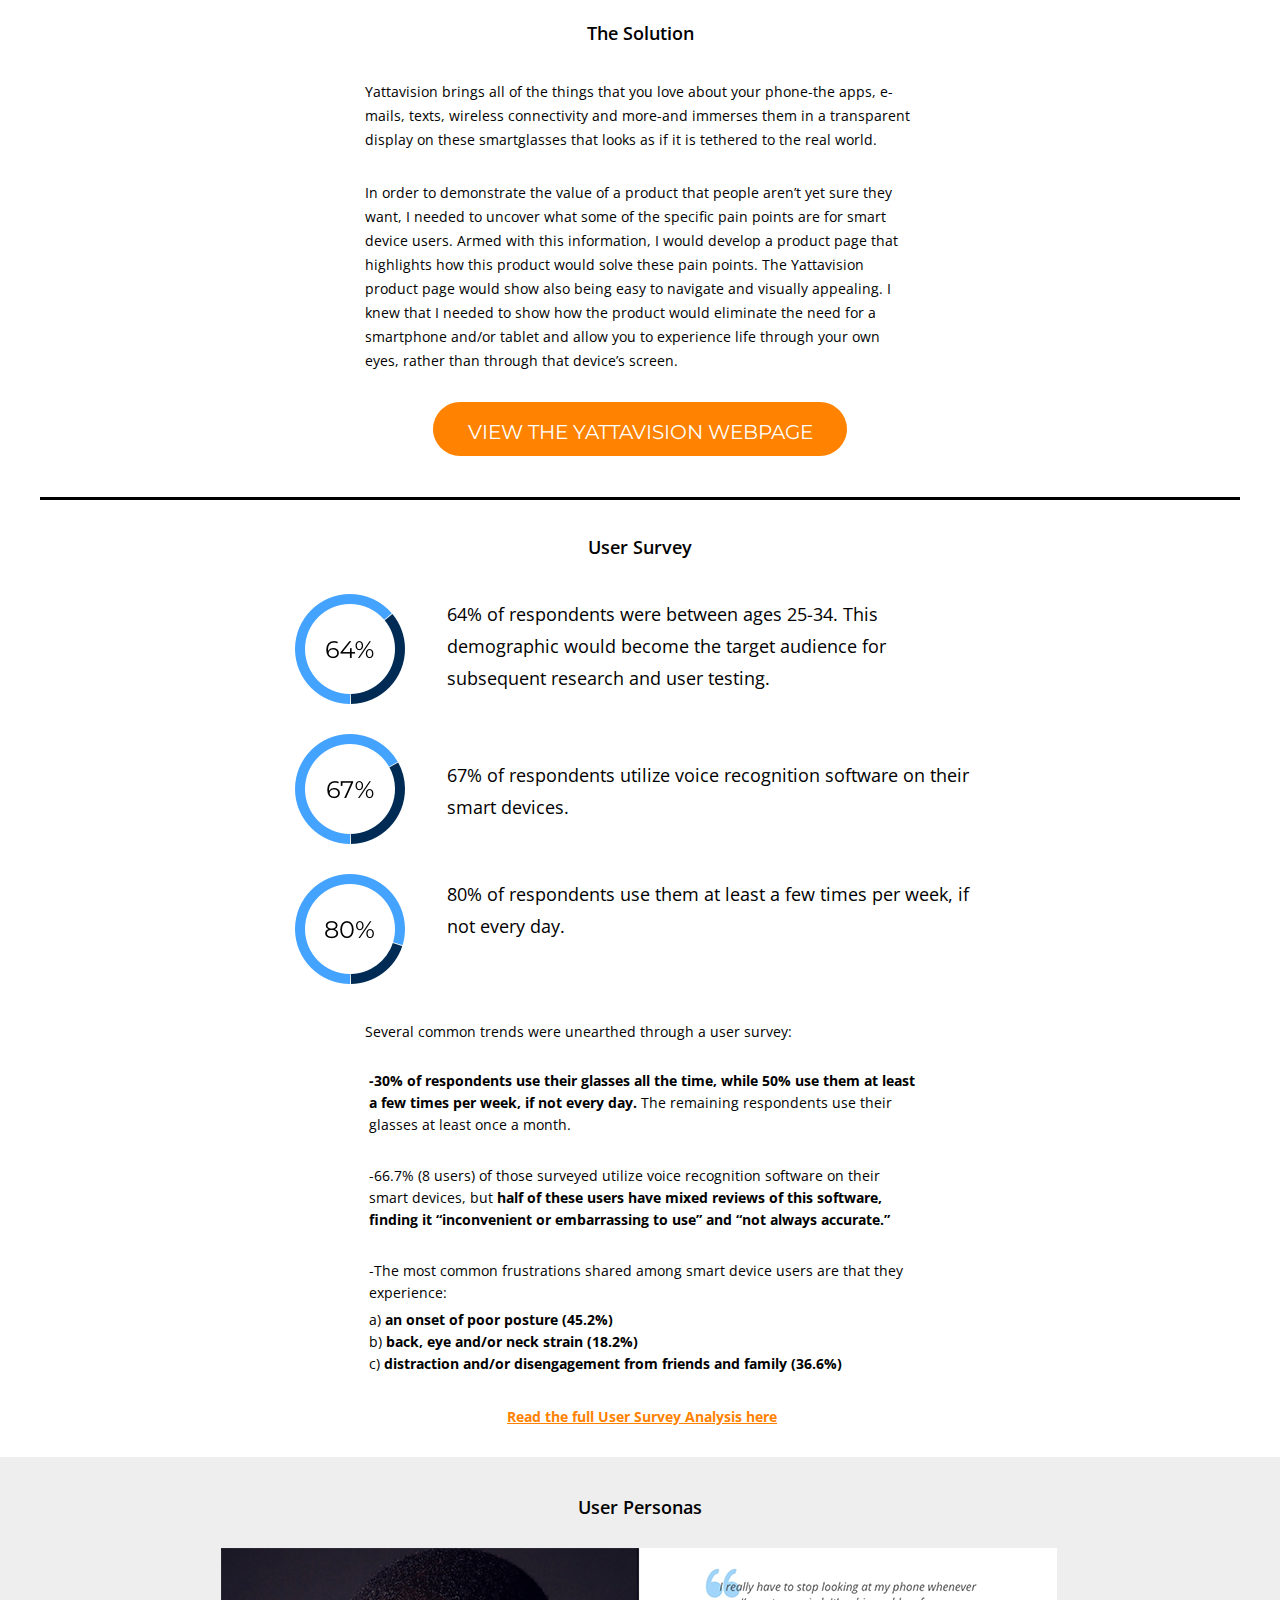
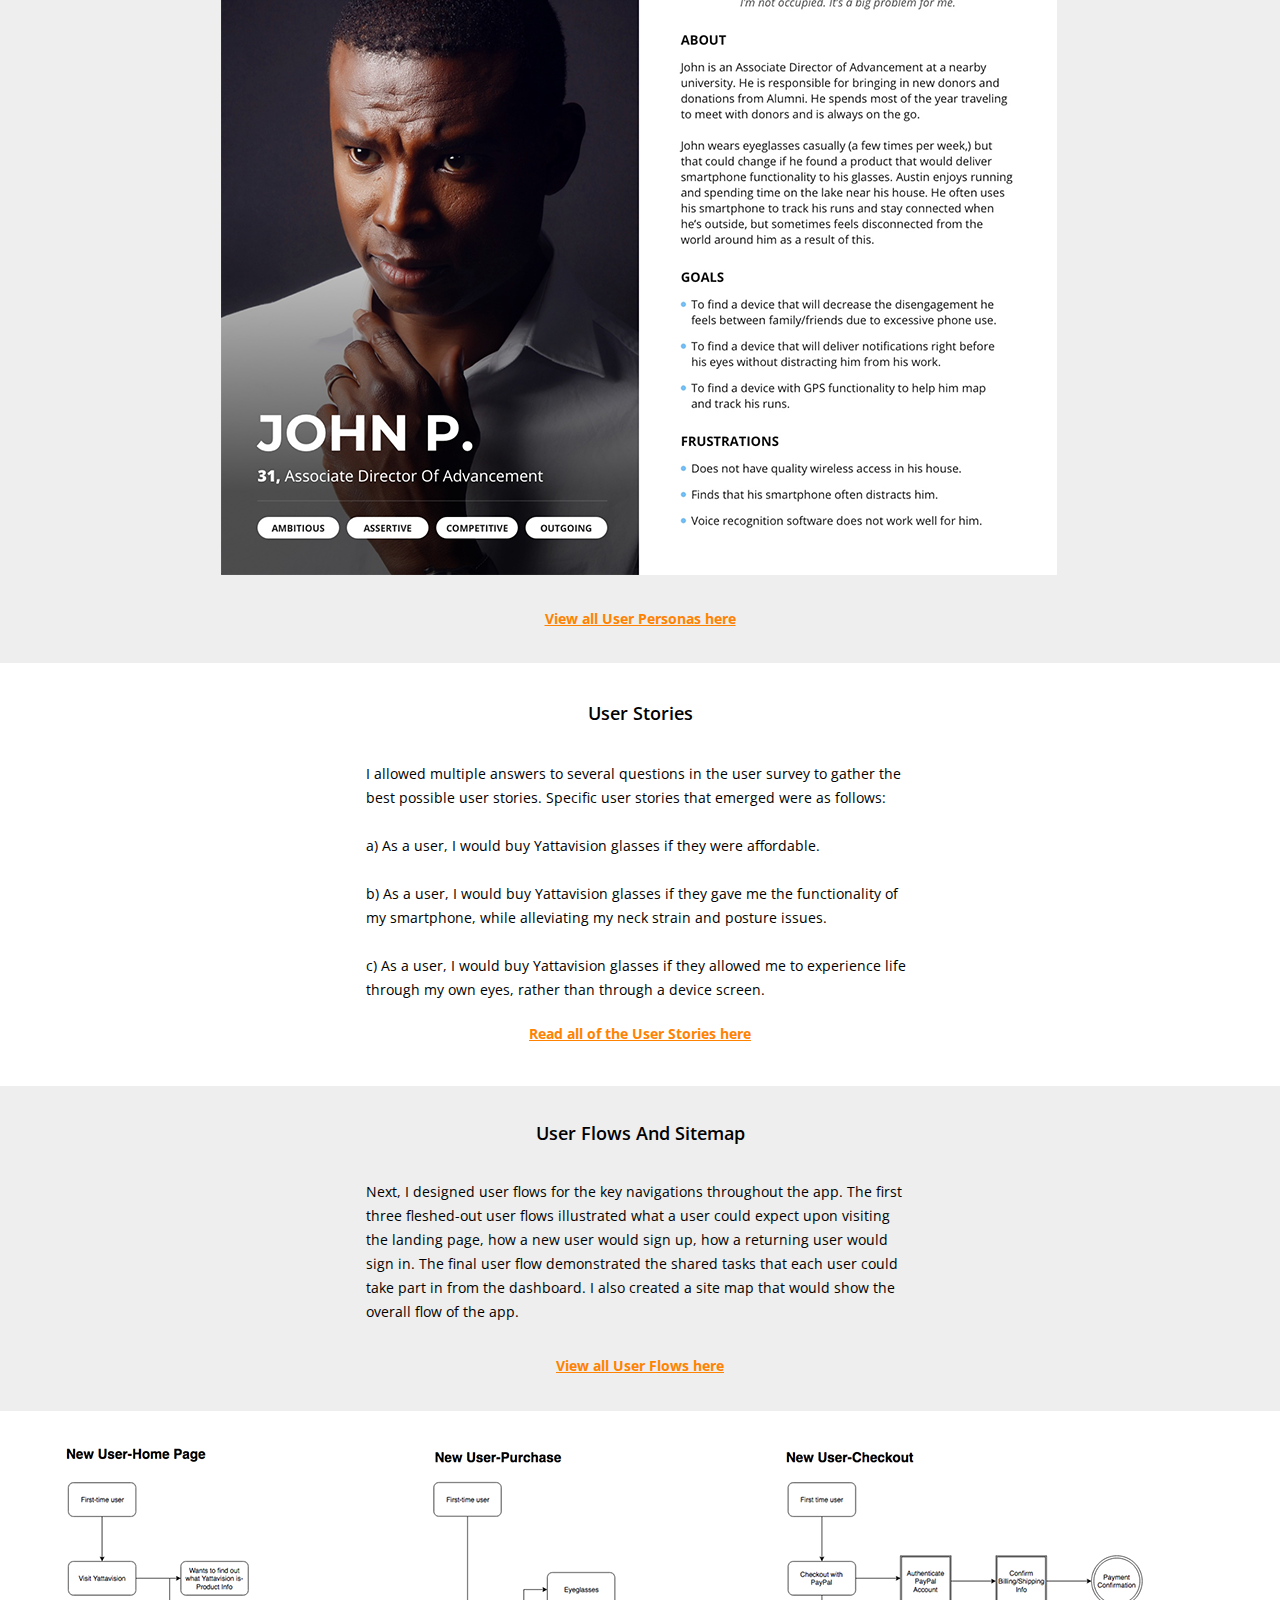
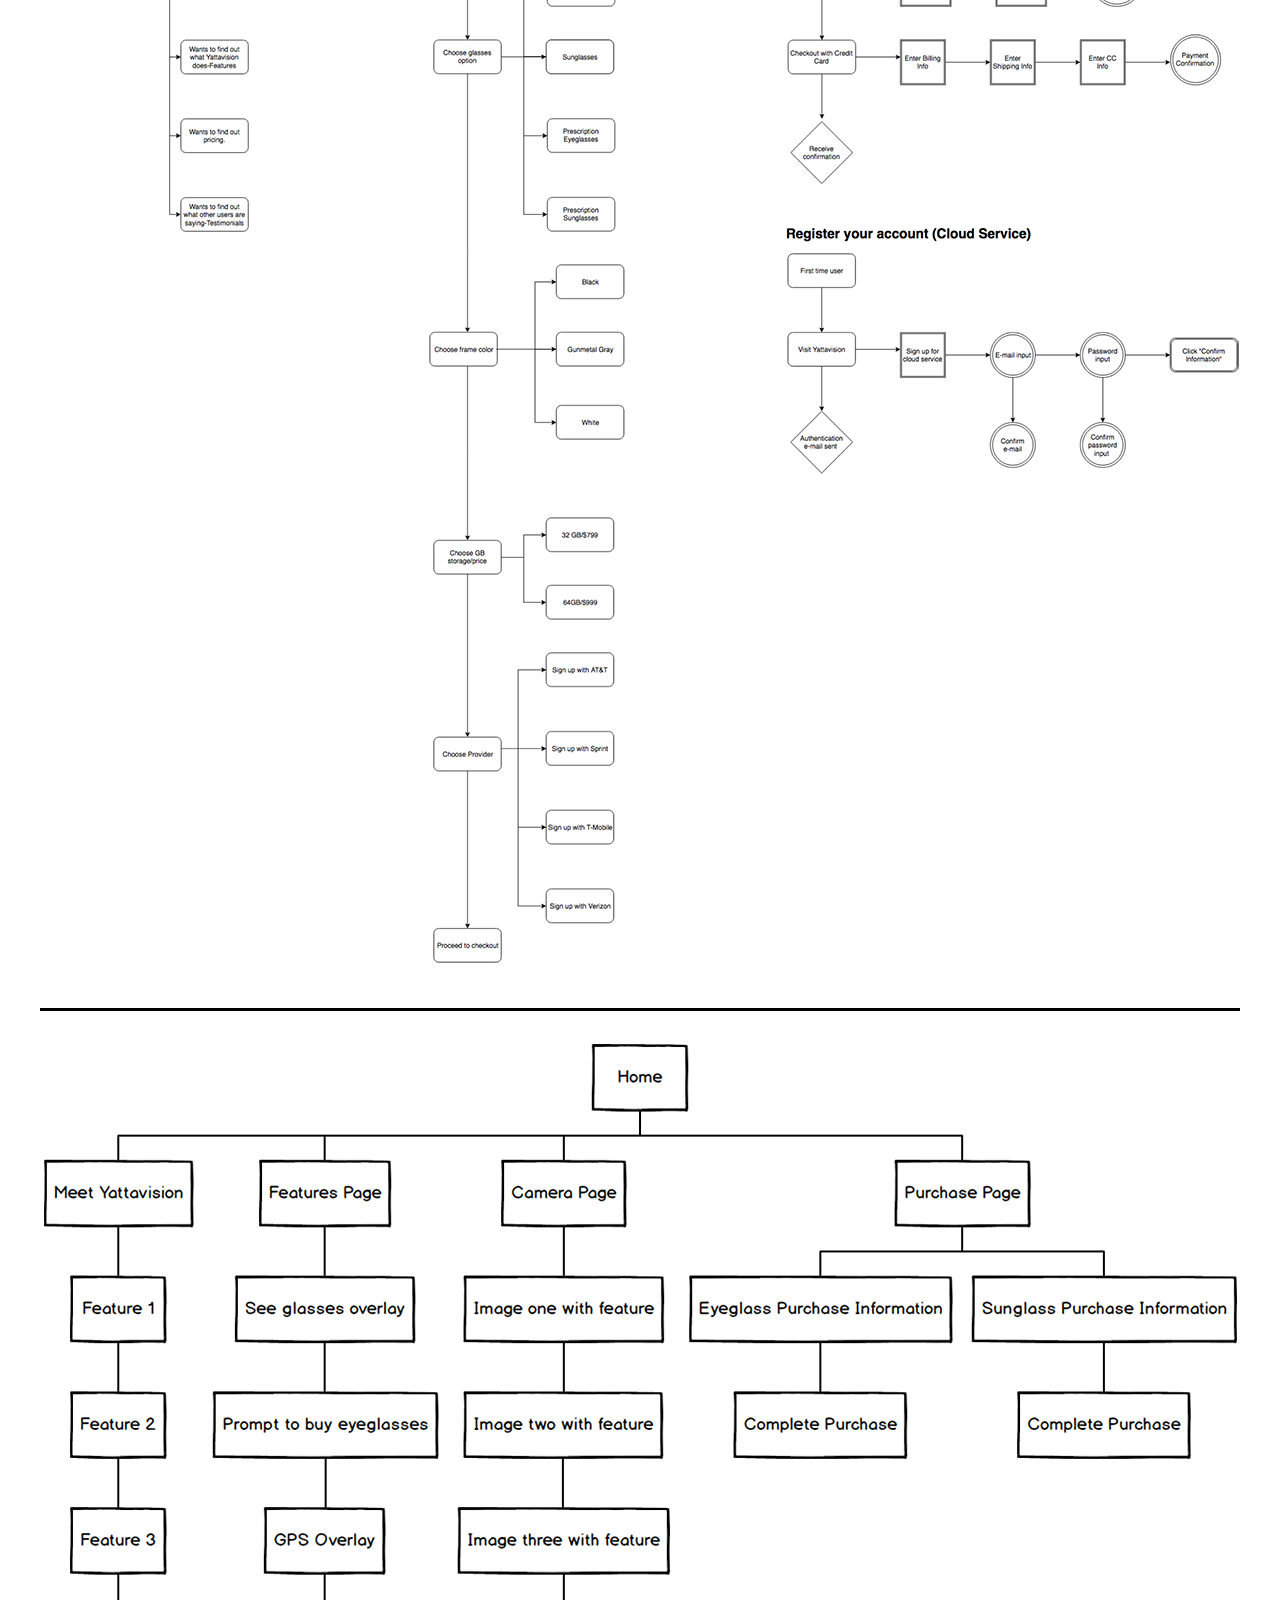
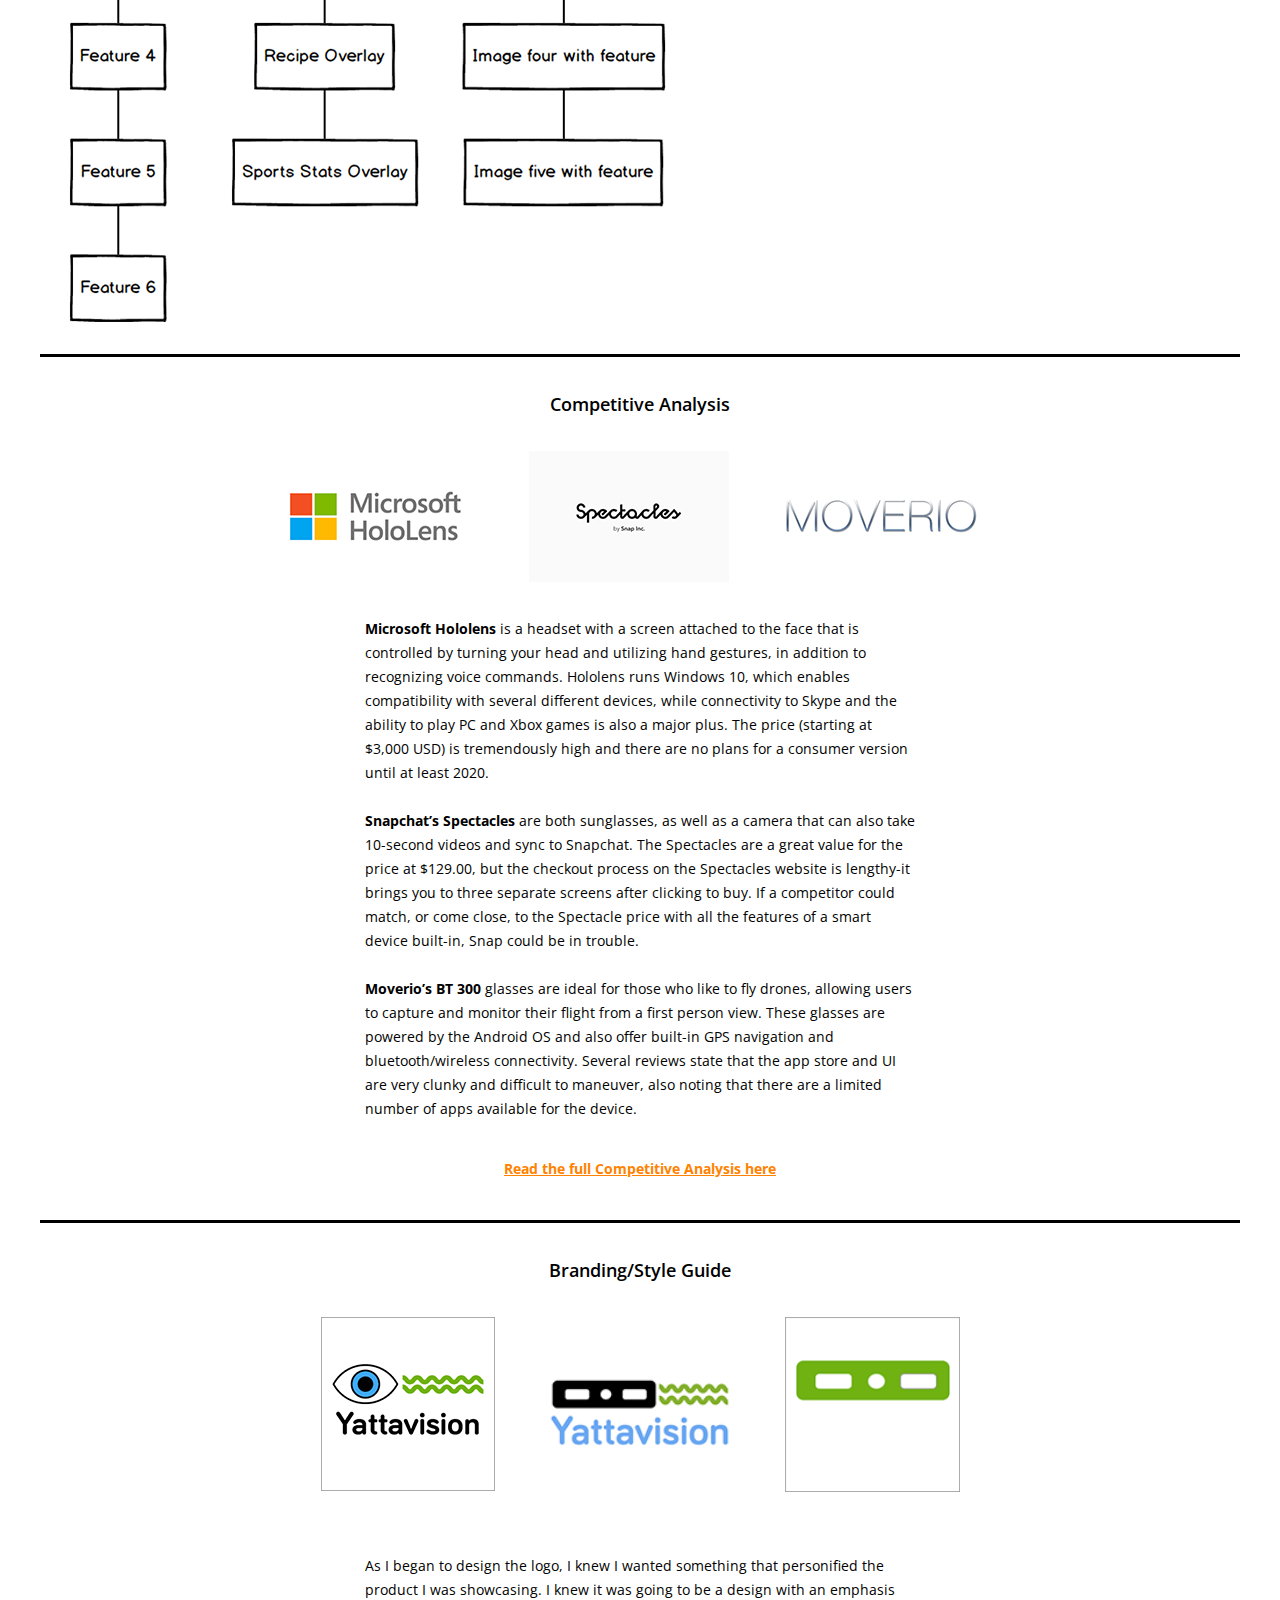
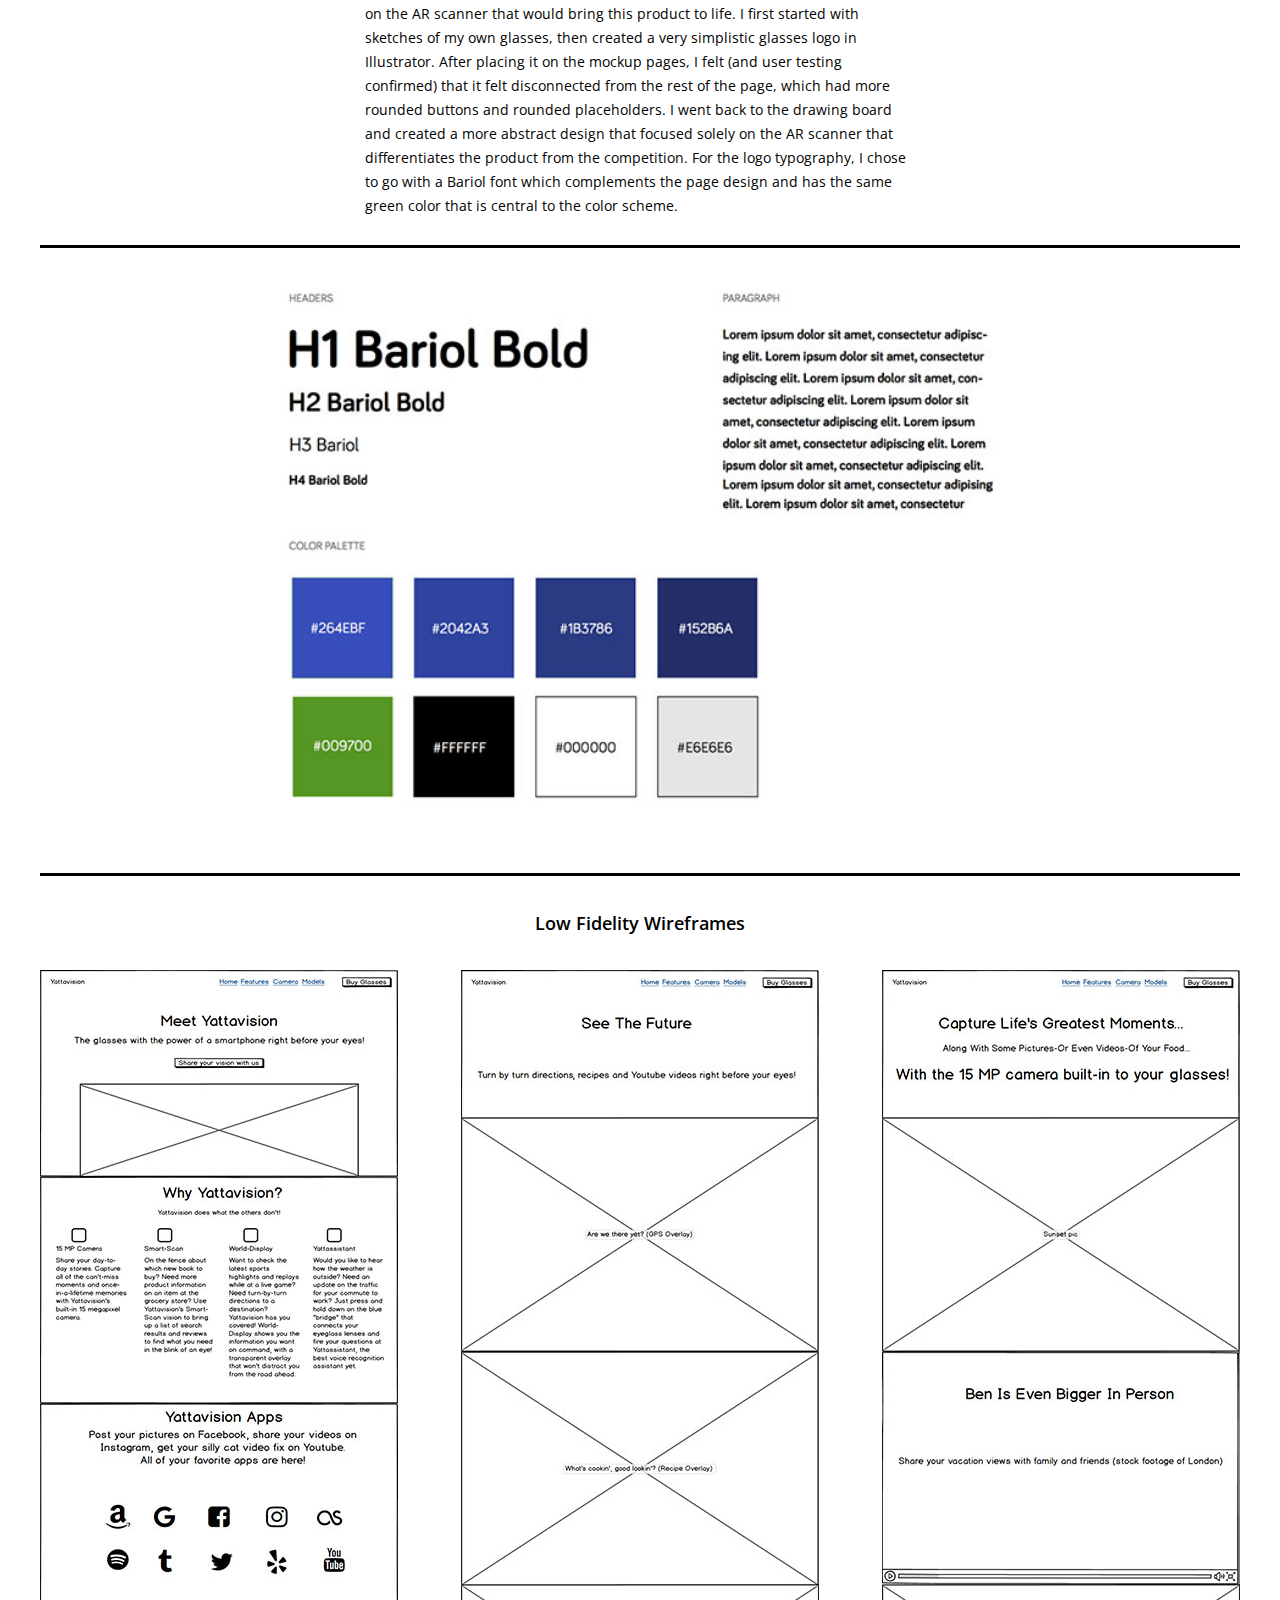
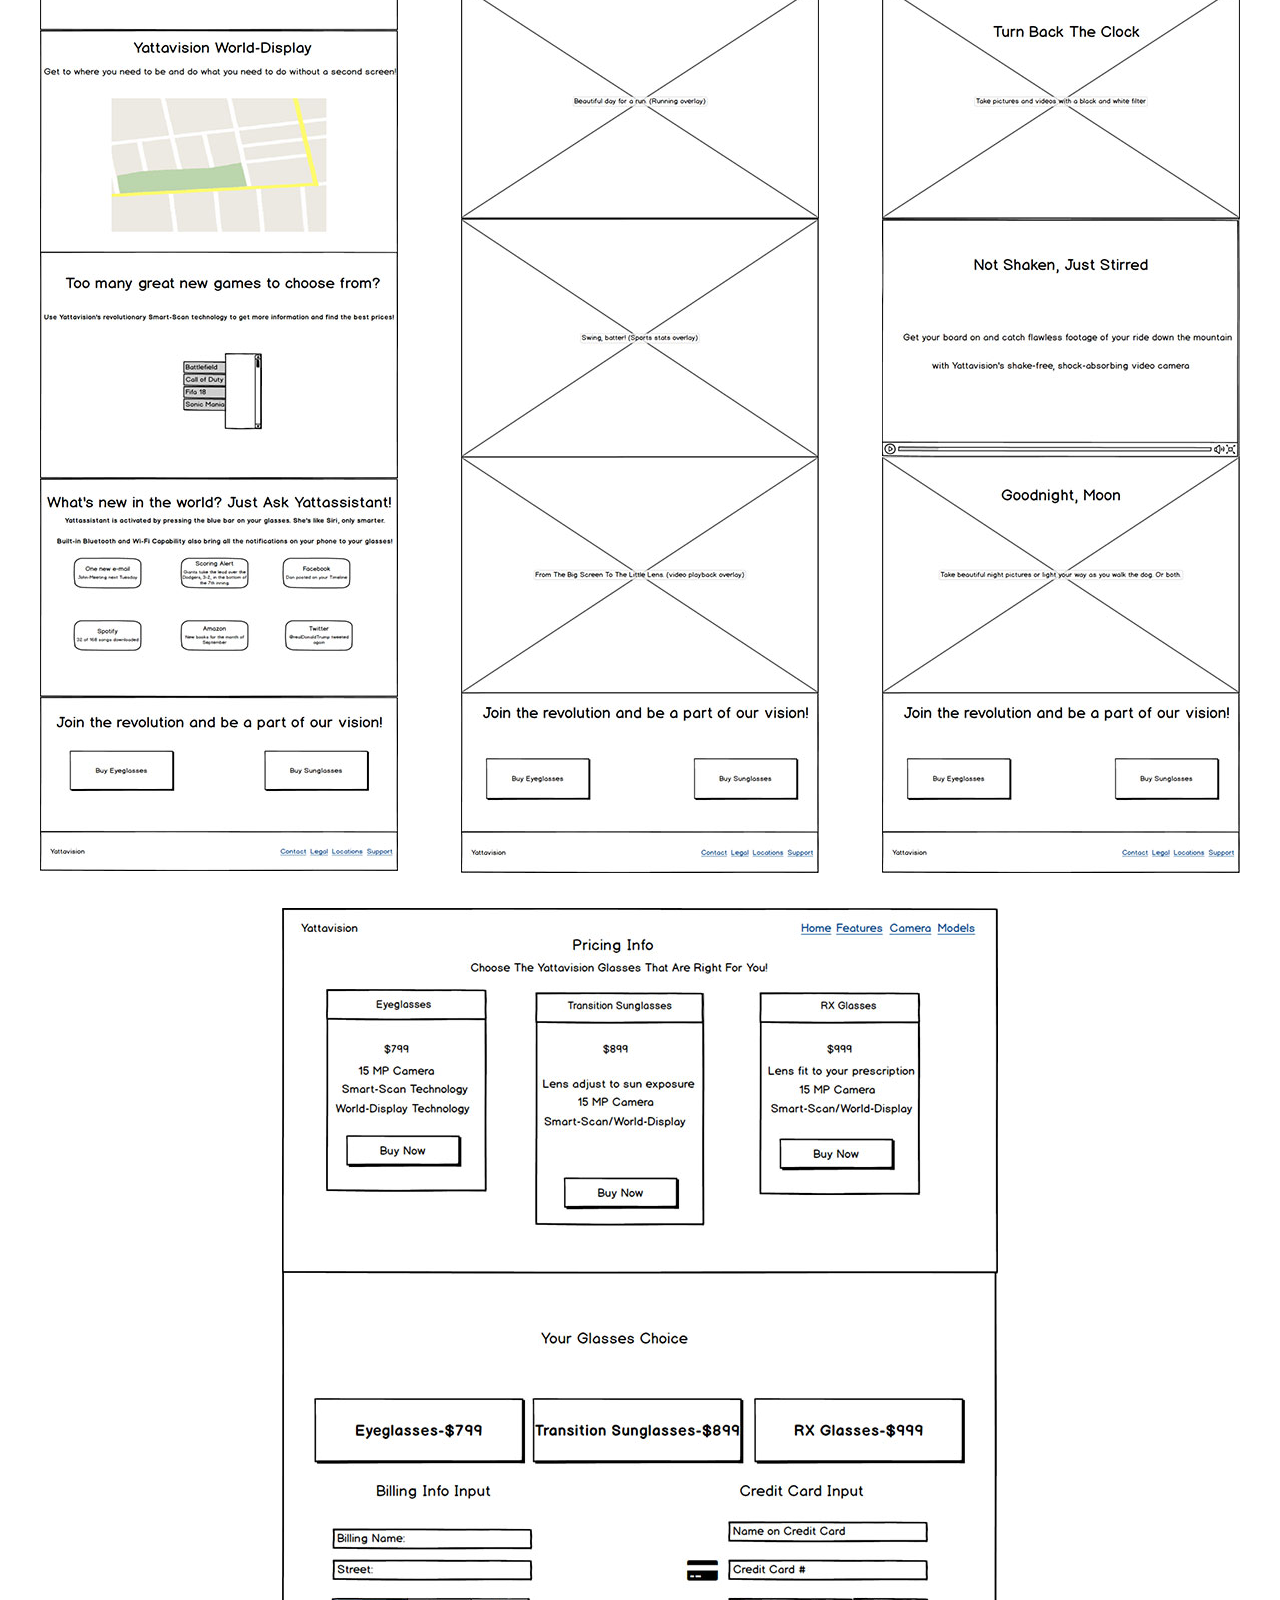
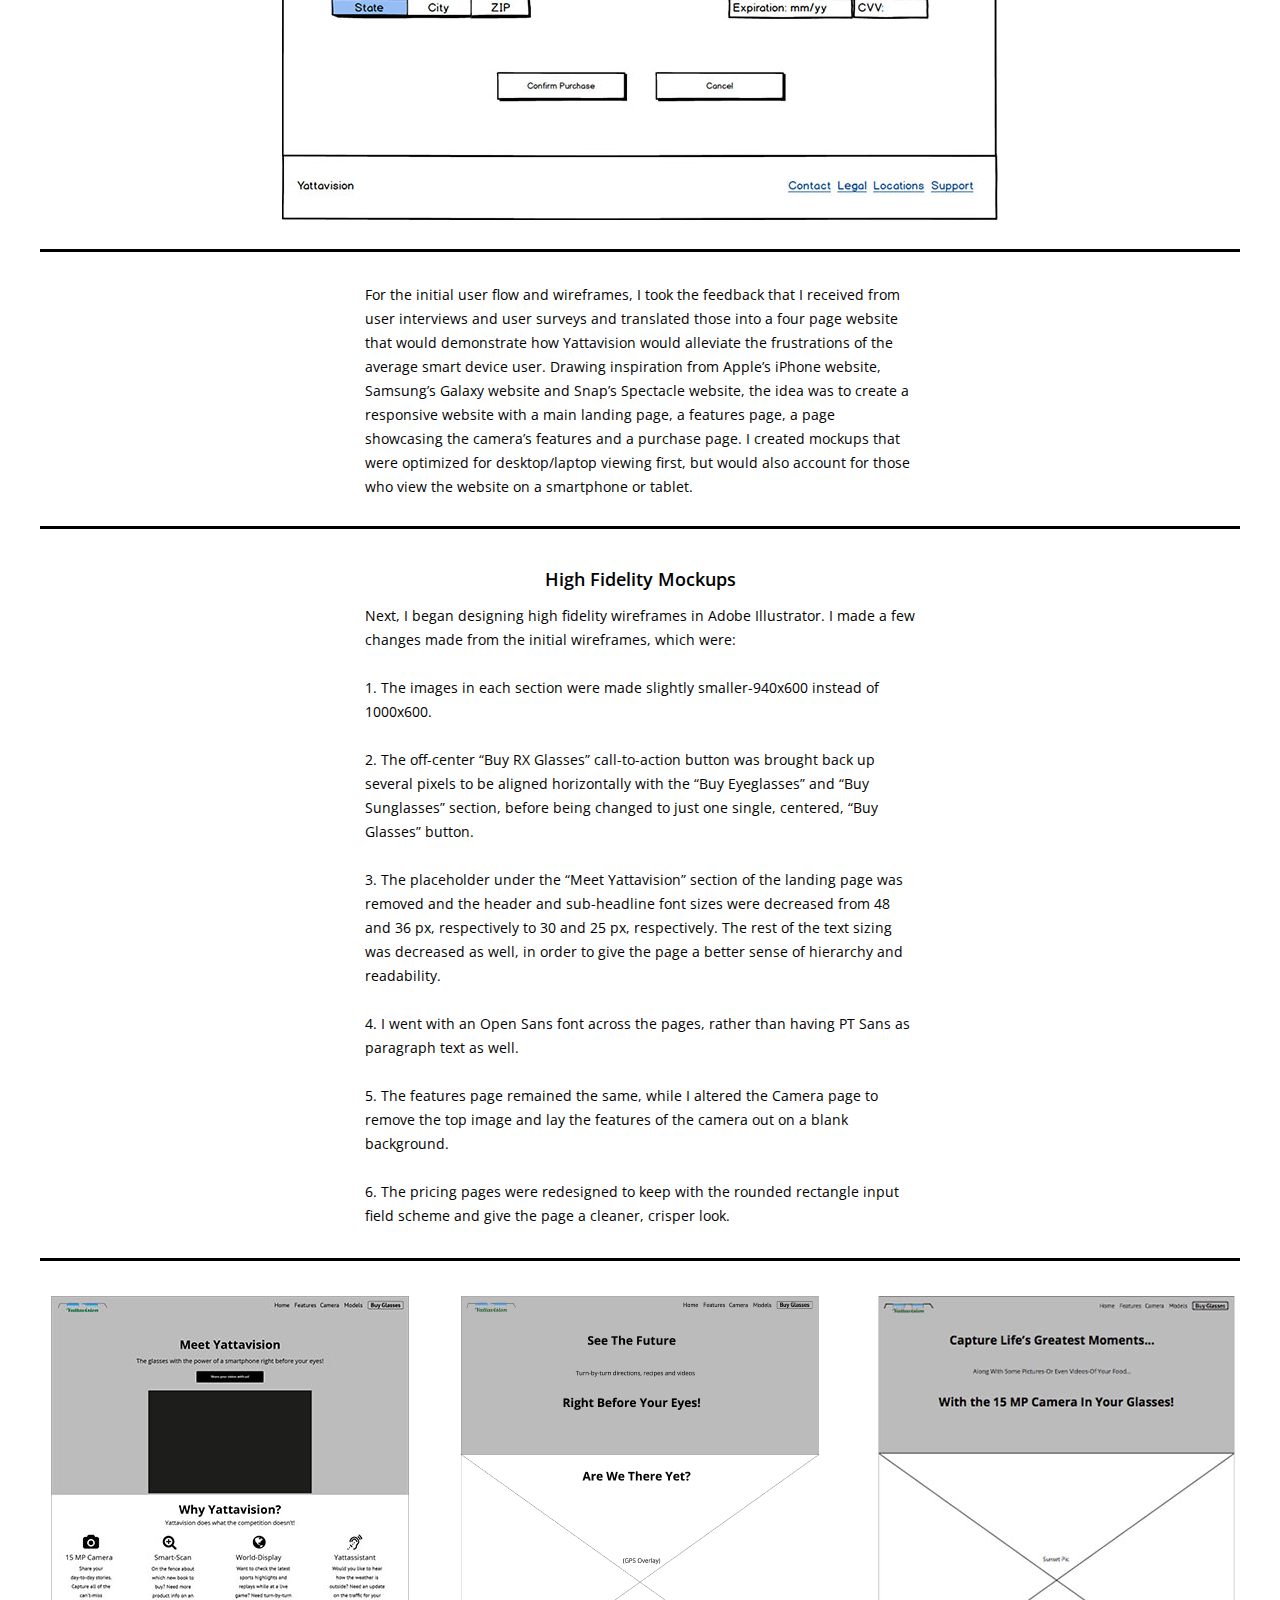
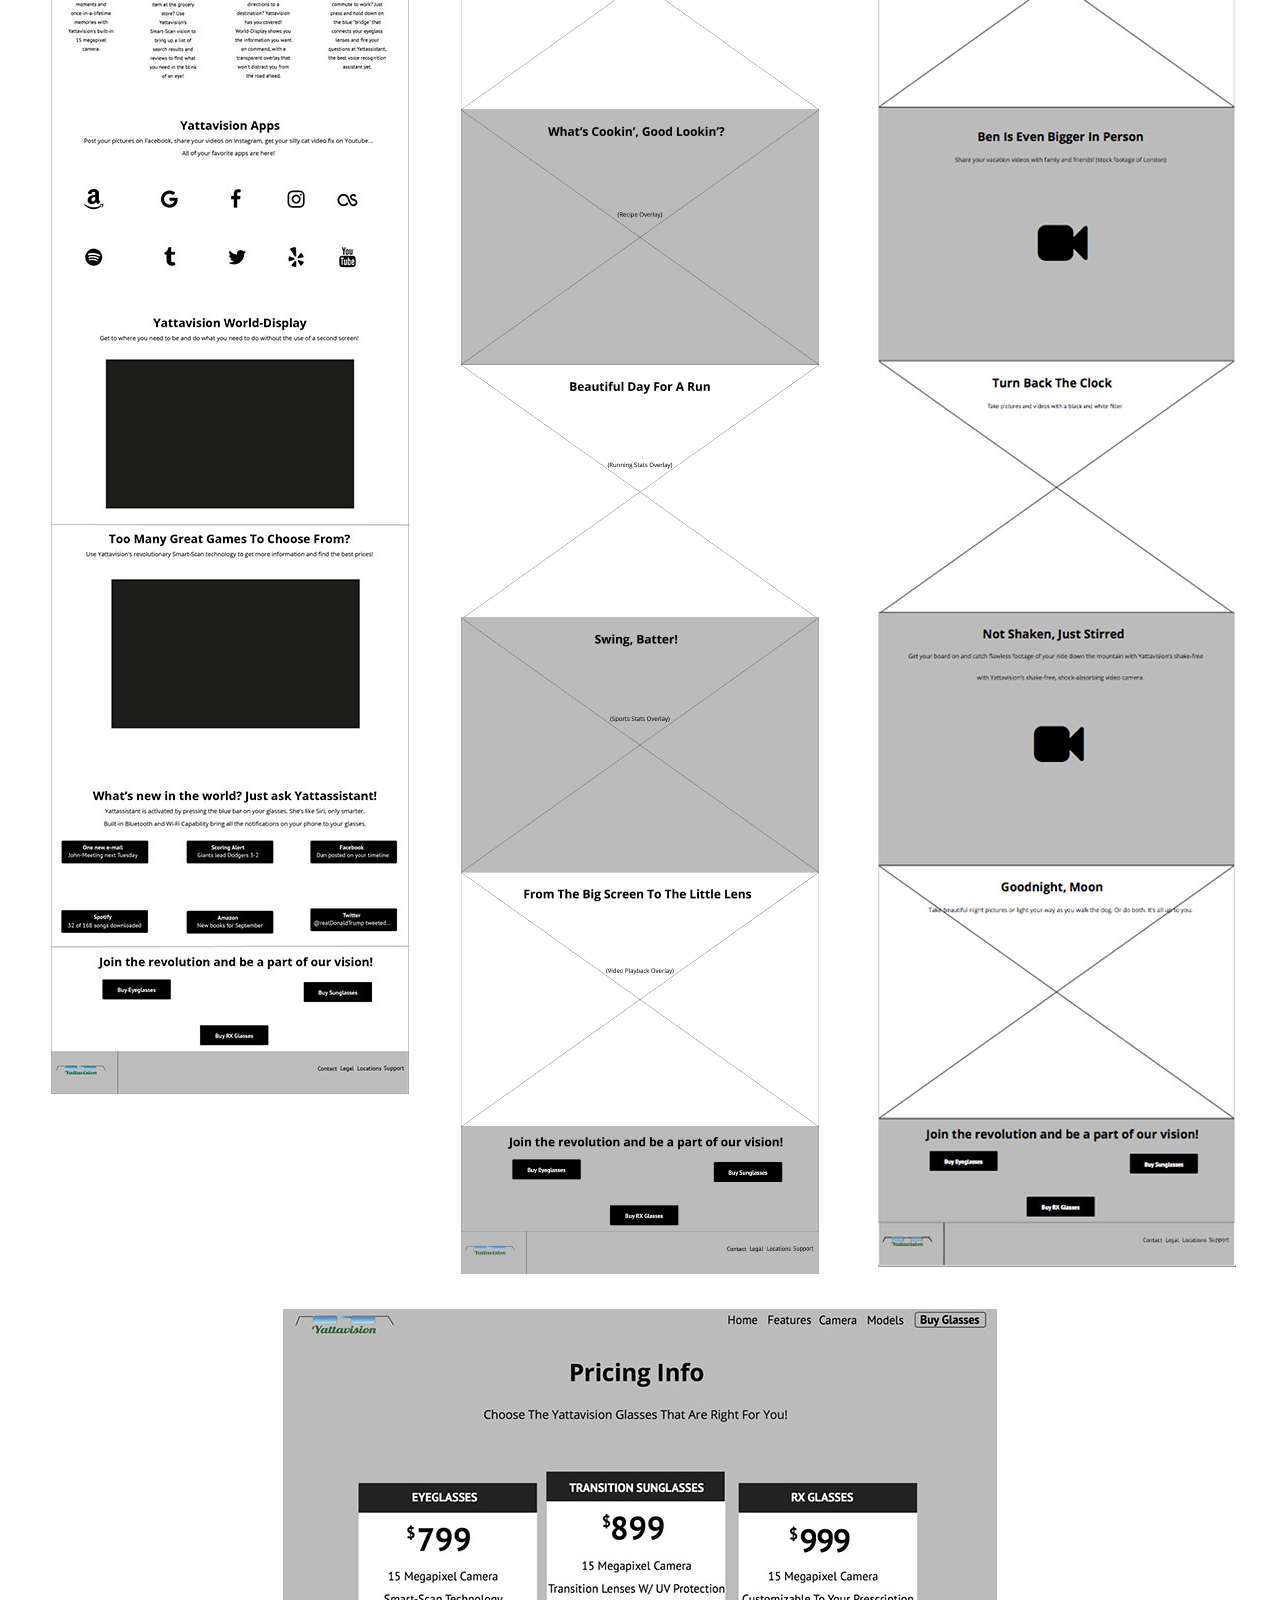
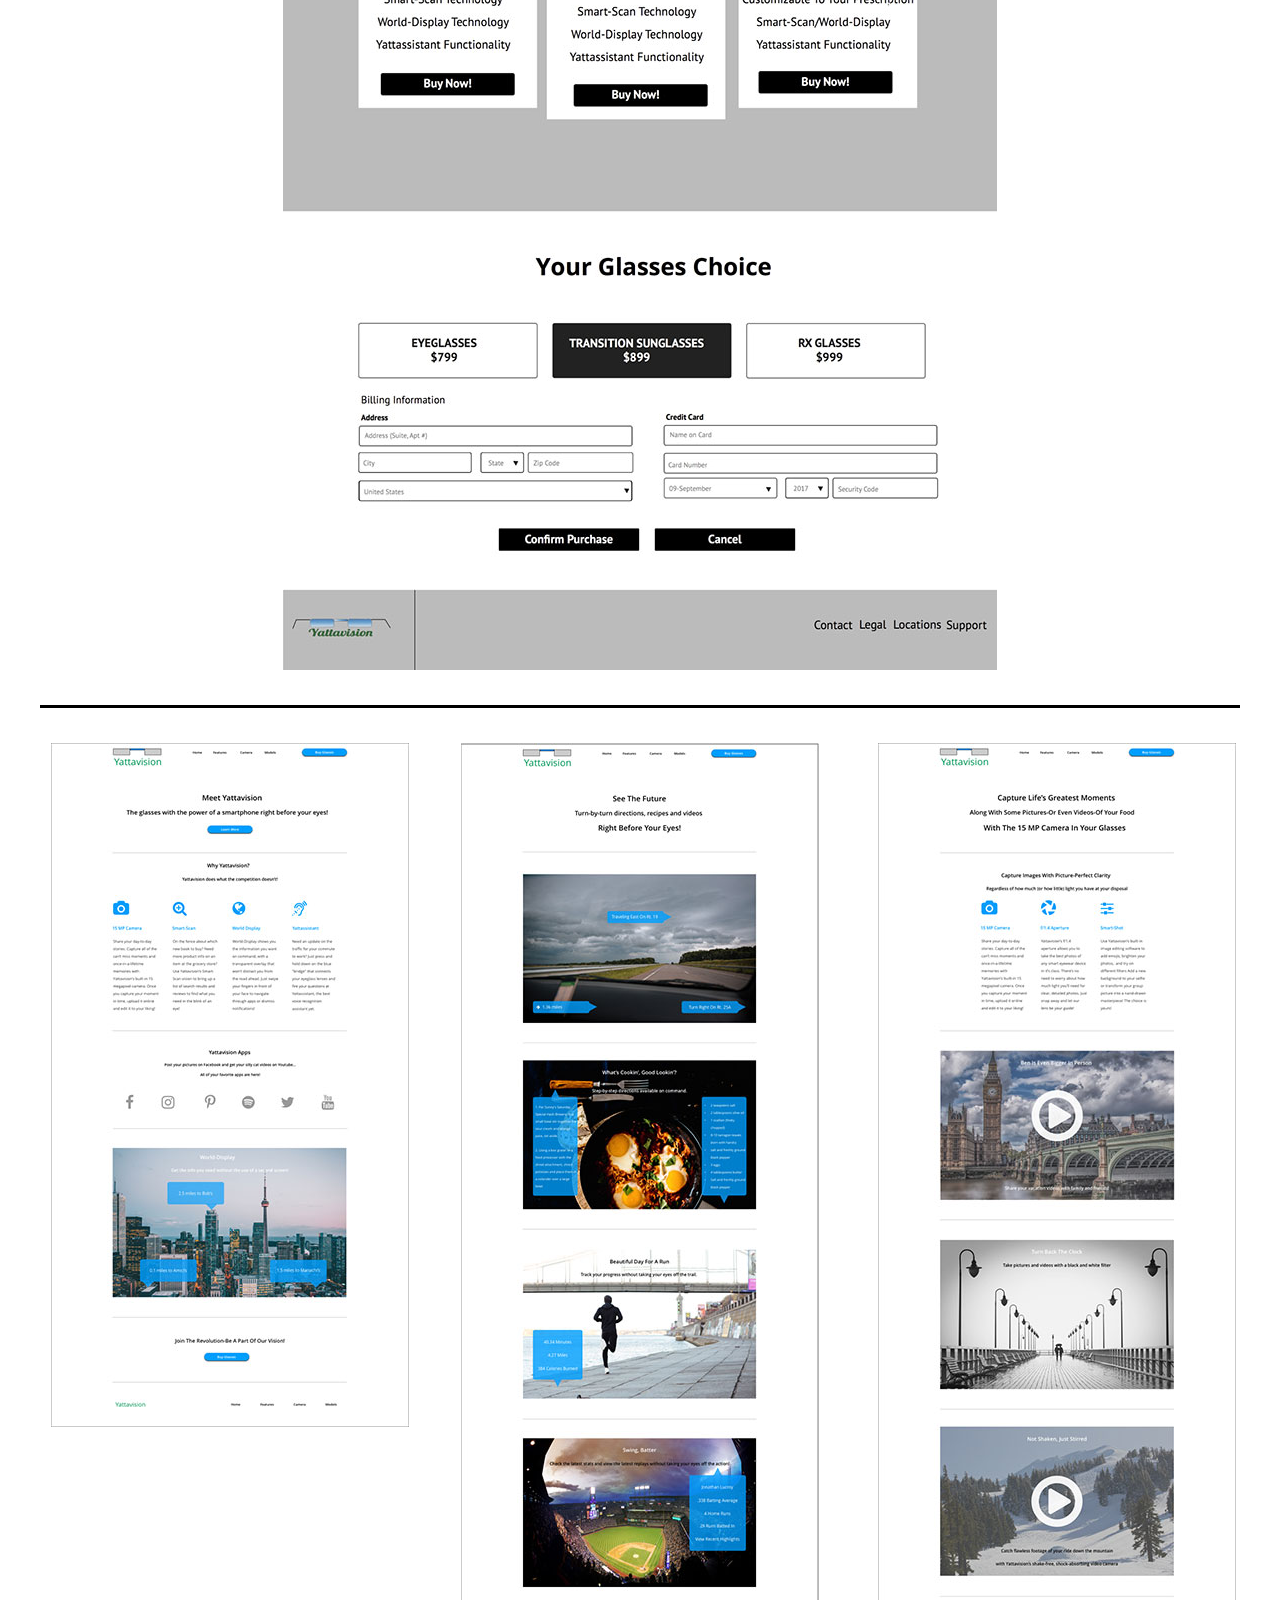
<file: yattavision.html>
<!doctype html>
<html lang="zxx">
  <head>
    <!-- Global site tag (gtag.js) - Google Analytics -->
<script async src="https://www.googletagmanager.com/gtag/js?id=UA-127858614-1"></script>
<script>
window.dataLayer = window.dataLayer || [];
function gtag(){dataLayer.push(arguments);}
gtag('js', new Date());

gtag('config', 'UA-127858614-1');
</script>
    <meta charset="utf-8">
    <meta name="viewport" content="width=device-width, initial-scale=1, maximum-scale=1">
    <meta http-equiv="X-UA-Compatible" content="IE=edge">
    <meta name="format-detection" content="telephone=no">
    <title>Timothy E. Casey-UX Designer</title>
    <link rel="shortcut icon" type="image/x-icon" href="images/favicon.png">
      <link href="https://fonts.googleapis.com/css?family=Montserrat&display=swap" rel="stylesheet">
      <link href="https://fonts.googleapis.com/css?family=Open+Sans:300,300i,400,400i,600,600i,700,700i,800,800i&display=swap" rel="stylesheet">
   <link rel="stylesheet" href="https://cdnjs.cloudflare.com/ajax/libs/font-awesome/4.7.0/css/font-awesome.min.css">
    <link rel="stylesheet" href="css/style.css">
    <link rel="stylesheet" href="css/responsive.css">
  </head>
  <body>
    <div class="sidemenu"></div>
    <div class="wrapper">
      <!--banner block starts-->
                <header>
                        <div class="container">
                        <div class="header-in">
                            <div class="logo">
                                <a href="index.html"><img src="images/logo.png" width="279" height="92" alt="img"></a>
                            </div>
                            <div class="menu wte">
                                <span></span>
                                <span></span>
                                <span></span>
                            </div>
                            <nav>
                                <ul>
                                   <li class="active"><a href="index.html">Projects</a></li>
                                   <li><a href="about.html">About</a></li>
                                   <li><a href="contact.html">Contact</a></li>
                                </ul>
                            </nav>
                            <div class="clear"></div>
                        </div>
                        </div>
                </header>
      <!--banner block end-->
      <!--truck block starts-->
        <div class="blockbox">
        <div class="food-truck">
            <div class="container">
                <div class="food-in yatta">
                    <figure>
                        <img src="images/yattlogo.png"  width="188" height="87" alt="img">
                    </figure>
                    <h3>A responsive, one-page webpage showcasing Augmented Reality eyewear. </h3>
                </div>
            </div>
        </div>
        </div>
      <!--truck block end-->
      <!--mobile block starts-->
        <div class="device">
        <div class="mobile">
            <div class="container">
                <div class="mobile-in yattacut">
                    <figure>
                        <img src="images/device2.png" width="850" height="493" alt="img">
                    </figure>
                     <a href="https://tcas2162.github.io/Yattavision/" target="_blank"><button type="button" class="let view">VIEW YATTAVISION WEBPAGE</button></a>
                    <div class="summary">
                        <div class="summary-in">
                        <h6>Summary</h6>
                        <p>My task was to design a website for Yattavision that aligned with the organization’s concept for a new, luxurious smartglasses product which emphasizes reliability, as well as physical and emotional wellbeing, as it’s key selling points. </p>
                        </div>
                    </div>
                    <div class="summary">
                        <div class="summary-in">
                        <h6>The Problem</h6>
                        <p>With instant access to a computer in your pocket that allows you to make phone calls, send e-mails, keep an organized calendar and browse the web, the smartphone has made life easier for many people in many ways. With that said, the smartphone is not without it’s problems. We’ll look down at our smartphones for extended periods of time, causing back and neck strain. We find ourselves distracted by our phones, both at work and at home. Even when we don’t, they become cluttered with notifications if we leave them unattended. Another common complaint is that voice assistant functionality on the user’s smart devices-regardless of device-is very sluggish and sometimes completely unresponsive. </p>
                        </div>
                    </div>
                    <div class="summary">
                        <div class="summary-in">
                        <h6>The Solution</h6>
                        <p>Yattavision brings all of the things that you love about your phone-the apps, e-mails, texts, wireless connectivity and more-and immerses them in a transparent display on these smartglasses that looks as if it is tethered to the real world.</p>

                       <p>In order to demonstrate the value of a product that people aren’t yet sure they want, I needed to uncover what some of the specific pain points are for smart device users. Armed with this information, I would develop a product page that highlights how this product would solve these pain points.  The Yattavision product page would show  also being easy to navigate and visually appealing. I knew that I needed to show how the product would eliminate the need for a smartphone and/or tablet and allow you to experience life through your own eyes, rather than through that device’s screen.</p>
                            <a href="https://tcas2162.github.io/Yattavision/" target="_blank"><button type="button" class="let view">VIEW THE YATTAVISION WEBPAGE</button></a>
                        </div>
                    </div>
                </div>
            </div>
        </div>
        </div>
      <!--mobile block end-->
      <!--user block starts-->
        <div class="user-survey">
        <div class="user">
            <div class="container">
                <div class="user-in">
                    <h6>User Survey</h6>
                    <div class="user-main">
                    <div class="user-inner">
                    <div class="user-left">
                        <h3><img src="images/Oval6.png" width="110" height="110" alt="img"></h3>
                    </div>
                    <div class="user-right">
                        <p >64% of respondents were between ages 25-34. This demographic would become the target audience for subsequent research and user testing.</p>
                    </div>
                        <div class="clear"></div>
                    </div>
                    <div class="user-inner">
                    <div class="user-left">
                        <h3><img src="images/Oval7.png" width="110" height="110" alt="img"></h3>
                    </div>
                    <div class="user-right">
                        <p class="save">67% of respondents utilize voice recognition software on their smart devices.</p>
                    </div>
                        <div class="clear"></div>
                    </div>
                    <div class="user-inner">
                    <div class="user-left">
                        <h3><img src="images/Oval8.png" width="110" height="110" alt="img"></h3>
                    </div>
                    <div class="user-right">
                        <p>80% of respondents use them at least a few times per week, if not every day. </p>
                    </div>
                        <div class="clear"></div>
                    </div>
                        <div class="result">
                        <span>Several common trends were unearthed through a user survey: </span>
                        <p>-30% of respondents use their glasses all the time, while 50% use them at least a few times per week, if not every day. <strong>The remaining respondents use their glasses at least once a month.</strong></p>
                        <p><strong>-66.7% (8 users) of those surveyed utilize voice recognition software on their smart devices, but </strong>half of these users have mixed reviews of this software, finding it “inconvenient or embarrassing to use” and “not always accurate.”</p>
                        <p class="common"><strong>-The most common frustrations shared among smart device users are that they experience:</strong></p>
                            <p class="pdg"><strong>a)</strong> an onset of poor posture (45.2%)</p>
                            <p class="pdg"><strong> b)</strong> back, eye and/or neck strain (18.2%)</p>
                            <p class="pdg"><strong>c)</strong> distraction and/or disengagement from friends and family (36.6%)</p>
                            <p><a href="https://docs.google.com/document/d/1JsE6pN4huqqCILlFq3_0Rf4jnadxgwpf282lmWpbcBM/edit?usp=sharing" target="_blank">Read the full User Survey Analysis here</a></p>
                        </div>
                    </div>
                </div>
            </div>
        </div>
            </div>
      <!--user block end-->
      <!--survey block starts-->
        <div class="block-survey">
        <div class="survey">
            <div class="container">
                <div class="survey-in">
                    <h6>User Personas</h6>
                    <figure>
                        <img src="images/john1.png" width="836" height="627" alt="img">
                    </figure>
                    <a href="https://drive.google.com/drive/folders/1wDw7dv0YW9VmLP80bmdcUJjGYXlBb4wF?usp=sharing" target="_blank" class="str">View all User Personas here</a>
                </div>
            </div>
        </div>
            <div class="stories vision">
                        <h6>User Stories</h6>
                <p>I allowed multiple answers to several questions in the user survey to gather the best possible user stories. Specific user stories that emerged were as follows:</p>

                <p>a) As a user, I would buy Yattavision glasses if they were affordable.</p>

                <p>b) As a user, I would buy Yattavision glasses if they gave me the functionality of my smartphone, while alleviating my neck strain and posture issues.</p>

                <p>c) As a user, I would buy Yattavision glasses if they allowed me to experience life through my own eyes, rather than through a device screen. </p>
                        <a href="https://docs.google.com/spreadsheets/d/1Q0q005NlsMFRa9FfBXEdtUIRofpGZG1BfqW_0gotZcI/edit?usp=sharing" target="_blank" class="str">Read all of the User Stories here</a>
                    </div>
        </div>
      <!--survey block end-->
      <!--userflows starts-->
        <div class="sitemap">
        <div class="user-flow">
            <div class="container">
                <div class="user-flow-in">
                    <h6>User Flows And Sitemap</h6>
                    <p>Next, I designed user flows for the key navigations throughout the app. The first three fleshed-out user flows illustrated what a user could expect upon visiting the landing page, how a new user would sign up, how a returning user would sign in. The final user flow demonstrated the shared tasks that each user could take part in from the dashboard. I also created a site map that would show the overall flow of the app. </p>
                    <a href="https://drive.google.com/drive/folders/1DJq7htPbEd-yoYWcXY3HU2am8WIlAjFU?usp=sharing" target="_blank">View all User Flows here</a>
                </div>
            </div>
        </div>
        </div>
      <!--userflow block end-->
      <!--chart block starts-->
        <div class="chart">
            <div class="container">
                <div class="chart-in">
                    <figure>
                        <img src="images/checkimg.png" width="1199" height="1130" alt="img">
                    </figure>
                </div>
                <div class="flow">
                    <figure>
                        <img src="images/checkimg2.png" width="1193" height="878" alt="img">
                    </figure>
                </div>
            </div>
        </div>
      <!--chart block end-->
      <!--Competitive block starts-->
        <div class="box">
        <div class="Competitive">
            <div class="container">
                <div class="Competitive-in">
                <div class="Competitive-inner">
                    <h6>Competitive Analysis</h6>
                    <ul class="clearfix">
                        <li>
                            <a><img src="images/micrologo.png" width="200" height="67" alt="img"></a>
                        </li>
                        <li>
                            <a><img src="images/spectlogo.png" width="200" height="131" alt="img"></a>
                        </li>
                        <li>
                            <a><img src="images/movelogo.png" width="200" height="90" alt="img"></a>
                        </li>
                    </ul>
                    <div class="roaming">
                    <p><span>Microsoft Hololens</span> is a headset with a screen attached to the face that is controlled by turning your head and utilizing hand gestures, in addition to recognizing voice commands. Hololens runs Windows 10, which enables compatibility with several different devices, while connectivity to Skype and the ability to play PC and Xbox games is also a major plus. The price (starting at $3,000 USD) is tremendously high and there are no plans for a consumer version until at least 2020.</p>

             <p><span>Snapchat’s Spectacles </span>are both sunglasses, as well as a camera that can also take 10-second videos and sync to Snapchat. The Spectacles are a great value for the price at $129.00, but the checkout process on the Spectacles website is lengthy-it brings you to three separate screens after clicking to buy. If a competitor could match, or come close, to the Spectacle price with all the features of a smart device built-in, Snap could be in trouble.</p>

           <p><span>Moverio’s BT 300</span> glasses are ideal for those who like to fly drones, allowing users to capture and monitor their flight from a first person view. These glasses are powered by the Android OS and also offer built-in GPS navigation and bluetooth/wireless connectivity. Several reviews state that the app store and UI are very clunky and difficult to maneuver, also noting that there are a limited number of apps available for the device.</p>
                        <a href="https://docs.google.com/document/d/12Gp4PA8iQLqx-Lkz46sx_-uF9W4NdSZqMphurOC-ZdQ/edit?usp=sharing" target="_blank">Read the full Competitive Analysis here</a>
                    </div>
                </div>
                </div>
            </div>
        </div>
        </div>
      <!--Competitive block end-->
      <!--Branding block starts-->
        <div class="brand-style">
        <div class="Branding">
            <div class="container">
                <div class="Branding-in">
                    <div class="branding-style">
                    <div class="Branding-inner">
                        <h6>Branding/Style Guide</h6>
                        <ul class="clearfix">
                            <li>
                                <figure>
                                    <img src="images/visionlogo1.png" width="174" height="92" alt="img">
                                </figure>
                            </li>
                            <li>
                                <figure>
                                    <img src="images/visionlogo2.png" width="202" height="202" alt="img">
                                </figure>
                            </li>
                            <li>
                                <figure>
                                    <img src="images/visionlogo3.png" width="175" height="46" alt="img">
                                </figure>
                            </li>
                        </ul>
                        <div class="design">
                        <p>As I began to design the logo, I knew I wanted something that personified the product I was showcasing. I knew it was going to be a design with an emphasis on the AR scanner that would bring this product to life. I first started with sketches of my own glasses, then created a very simplistic glasses logo in Illustrator. After placing it on the mockup pages, I felt (and user testing confirmed) that it felt disconnected from the rest of the page, which had more rounded buttons and rounded placeholders. I went back to the drawing board and created a more abstract design that focused solely on the AR scanner that differentiates the product from the competition. For the logo typography, I chose to go with a Bariol font which complements the page design and has the same green color that is central to the color scheme. </p>
                            </div>
                    </div>
                    </div>
                    <div class="style-in">

                                    <img src="images/boldimg.jpg" width="590" height="456" alt="img" class="center">
                    </div>
                    <div class="fidelity buy">
                        <h6>Low Fidelity Wireframes</h6>
                        <ul class="clearfix">
                            <li>
                                <figure>
                                    <img src="images/boximg1.jpg" width="358" height="1501" alt="img">
                                </figure>
                            </li>
                            <li>
                                <figure>
                                    <img src="images/boximg2.jpg" width="358" height="1503" alt="img">
                                </figure>
                            </li>
                            <li>
                                <figure>
                                    <img src="images/boximg3.jpg" width="358" height="1503" alt="img">
                                </figure>
                            </li>
                        </ul>
                        <figure>
                            <img src="images/boximg4.jpg" width="716" height="912" alt="img">
                        </figure>
                    </div>
                    <div class="few">
                    <div class="few-in">
                        <p>For the initial user flow and wireframes, I took the feedback that I received from user interviews and user surveys and translated those into a four page website that would demonstrate how Yattavision would alleviate the frustrations of the average smart device user. Drawing inspiration from Apple’s iPhone website, Samsung’s Galaxy website and Snap’s Spectacle website, the idea was to create a responsive website with a main landing page, a features page, a page showcasing the camera’s features and a purchase page. I created mockups that were optimized for desktop/laptop viewing first, but would also account for those who view the website on a smartphone or tablet. </p>
                    </div>
                     </div>
                    <div class="few mockup">
                    <div class="few-in">
                        <h6>High Fidelity Mockups</h6>
                        <p>Next, I began designing high fidelity wireframes in Adobe Illustrator. I made a few changes made from the initial wireframes, which were:</p>
                        <p>1. The images in each section were made slightly smaller-940x600 instead of 1000x600.</p>
                        <p>2. The off-center “Buy RX Glasses” call-to-action button was brought back up several pixels to be aligned horizontally with the “Buy Eyeglasses” and “Buy Sunglasses” section, before being changed to just one single, centered, “Buy Glasses” button. </p>
                        <p>3. The placeholder under the “Meet Yattavision” section of the landing page was removed and the header and sub-headline font sizes were decreased from 48 and 36 px, respectively to 30 and 25 px, respectively. The rest of the text sizing was decreased as well, in order to give the page a better sense of hierarchy and readability.</p>
                        <p>4. I went with an Open Sans font across the pages, rather than having PT Sans as paragraph text as well. </p>
                        <p>5. The features page remained the same, while I altered the Camera page to remove the top image and lay the features of the camera out on a blank background.</p>
                        <p>6. The pricing pages were redesigned to keep with the rounded rectangle input field scheme and give the page a cleaner, crisper look.  </p>
                    </div>
                     </div>
                    <div class="social">
                        <ul class="clearfix">
                            <li><figure><img src="images/social1.jpg" width="358" height="1398" alt="img"></figure></li>
                            <li><figure><img src="images/social2.png" width="358" height="1578" alt="img"></figure></li>
                            <li><figure><img src="images/social3.jpg" width="358" height="1580" alt="img"></figure></li>
                        </ul>
                        <figure>
                            <img src="images/social4.jpg" width="714" height="964" alt="img">
                        </figure>
                    </div>
                    <div class="social cam-in">
                        <ul class="clearfix">
                            <li><figure><img src="images/cam1.jpg" width="358" height="684" alt="img"></figure></li>
                            <li><figure><img src="images/cam2.jpg" width="358" height="1162" alt="img"></figure></li>
                            <li><figure><img src="images/cam3.jpg" width="358" height="1151" alt="img"></figure></li>
                        </ul>
                        <div class="cam">
                            <ul class="clearfix">
                                <li><figure><img src="images/cam4.jpg" width="577" height="430" alt="img"></figure></li>
                                <li><figure><img src="images/cam5.jpg" width="579" height="579" alt="img"></figure></li>
                            </ul>
                        </div>
                    </div>
                    <div class="few mockup">
                    <div class="few-in">
                        <p>After this round of iterations, I could tell the four page design just wasn’t working. I felt that I was not effectively conveying the lessons I’d learned about good design and color theory. The design was admittedly, mediocre at best. Subsequent user testing and an initial assessment confirmed these thoughts. I went back to the drawing board and decided to simplify the design to a one-page product showcase that would focus more on displaying what I’ve learned about effective use of white space, page hierarchy and effective color use.</p>
                    </div>
                     </div>
                    <div class="social meet">
                        <figure>
                            <img src="images/meet.jpg" width="602" height="1915" alt="img">
                        </figure>
                    </div>
                    <div class="few mockup">
                    <div class="few-in">
                        <p>Initial user feedback showed that the neon colors were sometimes difficult to read, with mentors Jenna and Chris commenting that it would be better to center on a blue or green color and work with different shades of that color to create an appealing design.  I settled on a darker blue, #264EBF, and went to work crafting a design that revolved around different shades of that color, with #009700 serving as the clear “call to action” color-a contrast from the different shades of blue. The final result-along with mockups of how the site would display on a tablet and mobile phone-can be seen below.</p>
                    </div>
                     </div>
                    <div class="social meet-in">
                        <ul class="clearfix">
                            <li><figure><img src="images/meet2.jpg" width="347" height="1718" alt="img"></figure></li>
                            <li><figure><img src="images/meet3.jpg" width="537" height="1677" alt="img"></figure></li>
                            <li><figure><img src="images/meet4.jpg" width="224" height="2001" alt="img"></figure></li>
                        </ul>
                    </div>
                    <div class="few mockup ver">
                    <div class="few-in veronica">
                        <h6>User Testing </h6>
                        <h6 class="ver">User Test 1-Veronica </h6>
                        <p>My first user test was with Veronica, 28, a Senior Marketing Communications Specialist in New York, New York.</p>
                        <p>She thought that improvements could be made to the copy within the website. She noted that the page was coming off as “very salesy.” She said that the “Why Yattavision? We Do What The Competition Doesn’t!” headlines should be changed-she noted “this is an experiential product-you have to make the customer feel like they are about to use it.” I made some cosmetic changes to update the copy in these areas.</p>
                        <p>On the Features section, Veronica thought some of the language was repetitive (i.e., so I cut out some of the text in these sections and altered for better copy. For example, “Capture all of the can’t miss moments and once-in-a-lifetime memories” was shortened to just “Capture all the can’t miss moments…” Veronica also suggested moving the “Stay Connected” section to the bottom of the page and/or doing something to reinforce the social media connection to the product near the bottom of the page as well to drive the point home.</p>
                    </div>
                     </div>
                </div>
            </div>



            <div class="mary yatvision">
                        <div class="map-in">
                            <p>Veronica stated, “I think that the site looks “really good,” but-coming from a marketing perspective-changes to the copy would help to take the page a step further.</p>
                        </div>
                    </div>
            <div class="austin">
                <div class="container">
                    <div class="map-in">
                        <h6>User Test 2-Austin </h6>
                            <p>My second user test with was with Austin, 29, a Fundraising Account Manager in Buffalo, New York. He was able to correctly identify what the product was, noting that it looked like a more advanced set of Snapchat glasses. He said that-from a UI perspective-having things pop up while he is driving would be distracting and "freak me out." He could not correctly tell what every application under the App section and found it cramped, so I revised that in this final interaction to remove the lesser known apps (i.e. LastFM) and cut the number of apps listed from twelve to six. One of the key things that he mentioned was that he liked the "call to action buttons" at the top and bottom of the page. He did suggest changing the button on the top to say “Sign Up” instead of “Buy Glasses,” since they were not yet available. The second key suggestion that he made was to place social media icons on the footer of the page, as he sees that many of the companies he works with do this. These changes were accounted for in the final version of the project.</p>
                        </div>
                </div>
            </div>
            <div class="mary yatvision">
                        <div class="map-in">
                            <p>Austin stated, “Overall, the design looks very professional, the typography is easy to read and explains what the product is and does. There is nothing about this site that is convoluted or confusing.</p>
                        </div>
                    </div>
            <div class="austin">
                <div class="container">
                    <div class="austin-inner yattvsn">
                    <div class="map-in">
                        <h6>User Test 3-Shawn and Liz </h6>
                            <p>The next user test I conducted was with Shawn-a former self-taught Javascript developer-and his wife, Liz, who studies Psychology for a living. Shawn said he can easily tell that these are glasses which offer Augmented Reality technology. Liz noted that she has degenerative eye troubles, but reported that she did not have any problems reading through the page on her iPhone. She stated this would be a very useful product that would be helpful to her on a daily basis. Shawn said that there was not much else he could comment on as it was a one-page showcase and not a multi-page site.</p>
                        </div>
                        </div>
                     </div>
                    </div>
                    <div class="mary yatvision">
                        <div class="map-in">
                            <p>Shawn stated, “This is a very clean looking website,” while Liz added, “ the font is very easy to read and I don’t have any trouble reading through the page on my iPhone, even with my eye issues.”</p>
                        </div>
                </div>
            </div>
                    <div class="final">
                        <div class="container">
                            <div class="final-in return">
                                <div class="map-in">
                                <p>After this round of user testing, I successfully developed and deployed the Yattavision project. </p>
                                </div>
                                <a href="https://tcas2162.github.io/Yattavision/" target="_blank"><button type="button" class="let view">VIEW THE YATTAVISION WEBPAGE</button></a>
                            </div>
                        </div>
                    </div>
            <div class="container">
                    <div class="conclusion">
                        <div class="map-in">
                            <h6>Conclusion</h6>
                            <p>I think the greatest thing to come out of this project is that I have developed a solid working knowledge and appreciation for Material Design. It’s a framework that I’ve really come to enjoy working within and I look forward to exploring much further in the near future.</p>
                            <p>In closing, I would say that the greatest part of this experience was that I had the ability and the time to experiment with different design choices, through preference testing and critiques from my mentors and peers. This helped me to learn some invaluable lessons about the need to trust in myself and seek feedback when I am questioning my designs. I have learned that user testing and the ability to leverage new platforms (such as Maze) can provide me with tremendous feedback and new ways of thinking within a matter of hours. I know that these experiences and practices will help me become a better designer in the long run. I intend to keep working on honing my craft and continuing to push myself to do good work, silencing my inner critic and becoming the best designer I can.</p>
                            <a href="#"><button type="button" class="let view con">BACK TO TOP</button></a>
                            <a href="index.html"><button type="button" class="let view">RETURN TO HOMEPAGE</button></a>
                        </div>
                    </div>
            </div>
        </div>
      <!--Branding block end-->
      <!--contact block starts-->
            <div class="connect-main">
                <div class="container">
                <div class="connect">
                    <h2>Let’s Connect! </h2>
                    <h2>I Am Currently Seeking A UX Research Role In Manhattan.  </h2>
                    <a href="mailto:timothy.e.casey@gmail.com"><button type="button" class="let">CONTACT ME</button></a>
                </div>
                    </div>
            </div>
      <!--contact block end-->

      <!--footer starts-->
      <footer>
        <div class="container">
            <div class="footer-in">
                <p><span><i class="fa fa-copyright" aria-hidden="true"></i></span>2020 Timothy E. Casey</p>
                <ul class="clearfix">
                  <li><a href="https://github.com/tcas2162" target="_blank"><i class="fa fa-github" aria-hidden="true"></i></a></li>
        					<li><a href="https://www.linkedin.com/in/timothyecasey/" target="_blank" class="git"><i class="fa fa-linkedin-square" aria-hidden="true"></i></a></li>
				        </ul>
                <div class="clear"></div>
            </div>
          </div>
      </footer>
      </div>
      <!--footer end-->
    <script src="https://ajax.googleapis.com/ajax/libs/jquery/3.3.1/jquery.min.js"></script>
<script>
          $(document).ready(function(){
      $('nav').clone().appendTo('.sidemenu');

           //menu-left-right
           $('.menu').click(function(e){

          $('body').toggleClass('open-menu');


      })
    });
</script>
	  <script>

    $(document).ready(function () {

			$(window).scroll(function(e){

//			if($(window).scrollTop() > 0)
//			{
//				$('body').addClass('move-sticky-up');
//				}
//			else
//			{
//				$('body').removeClass('move-sticky-up');
//			}

			if($(window).scrollTop() > 0)
			{
				$('body').addClass('sticky');
				}
				else{
					$('body').removeClass('sticky');
					}

			})

	});
    </script>
  </body>
</html>
</file>
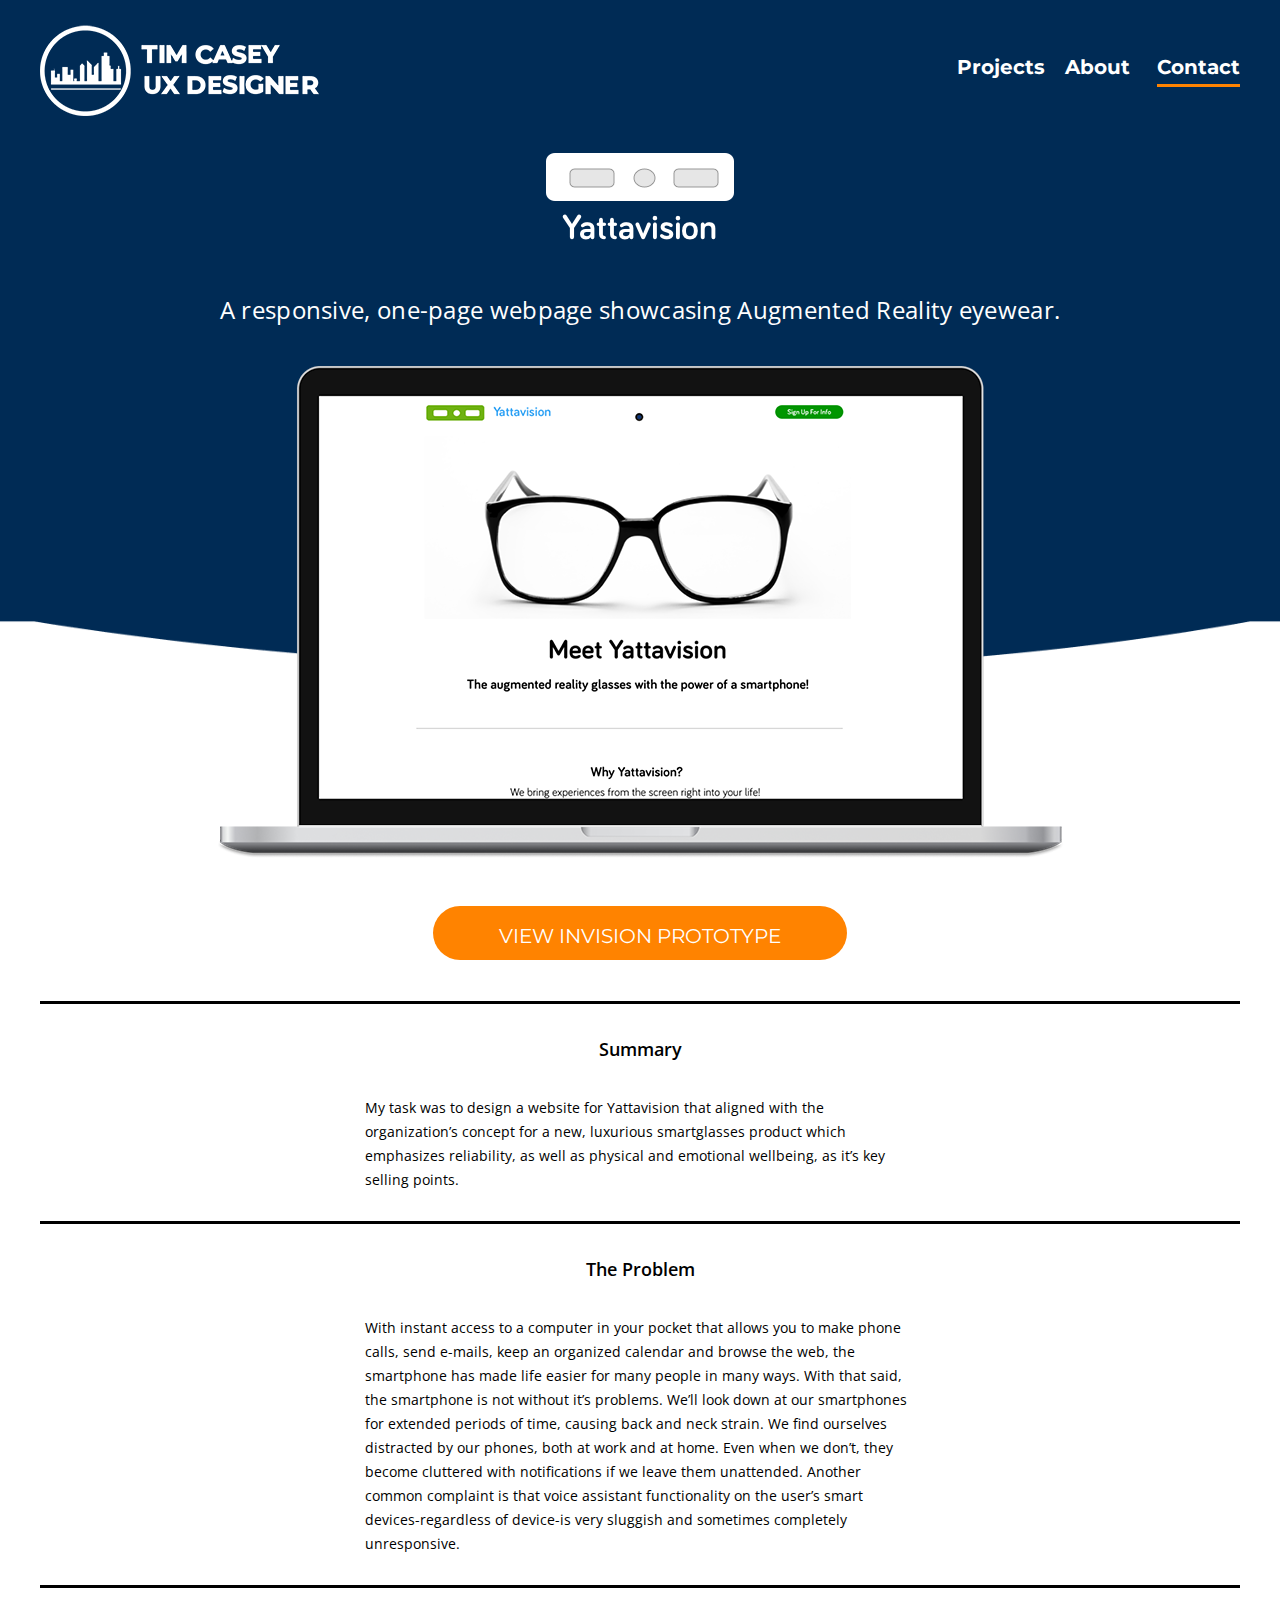
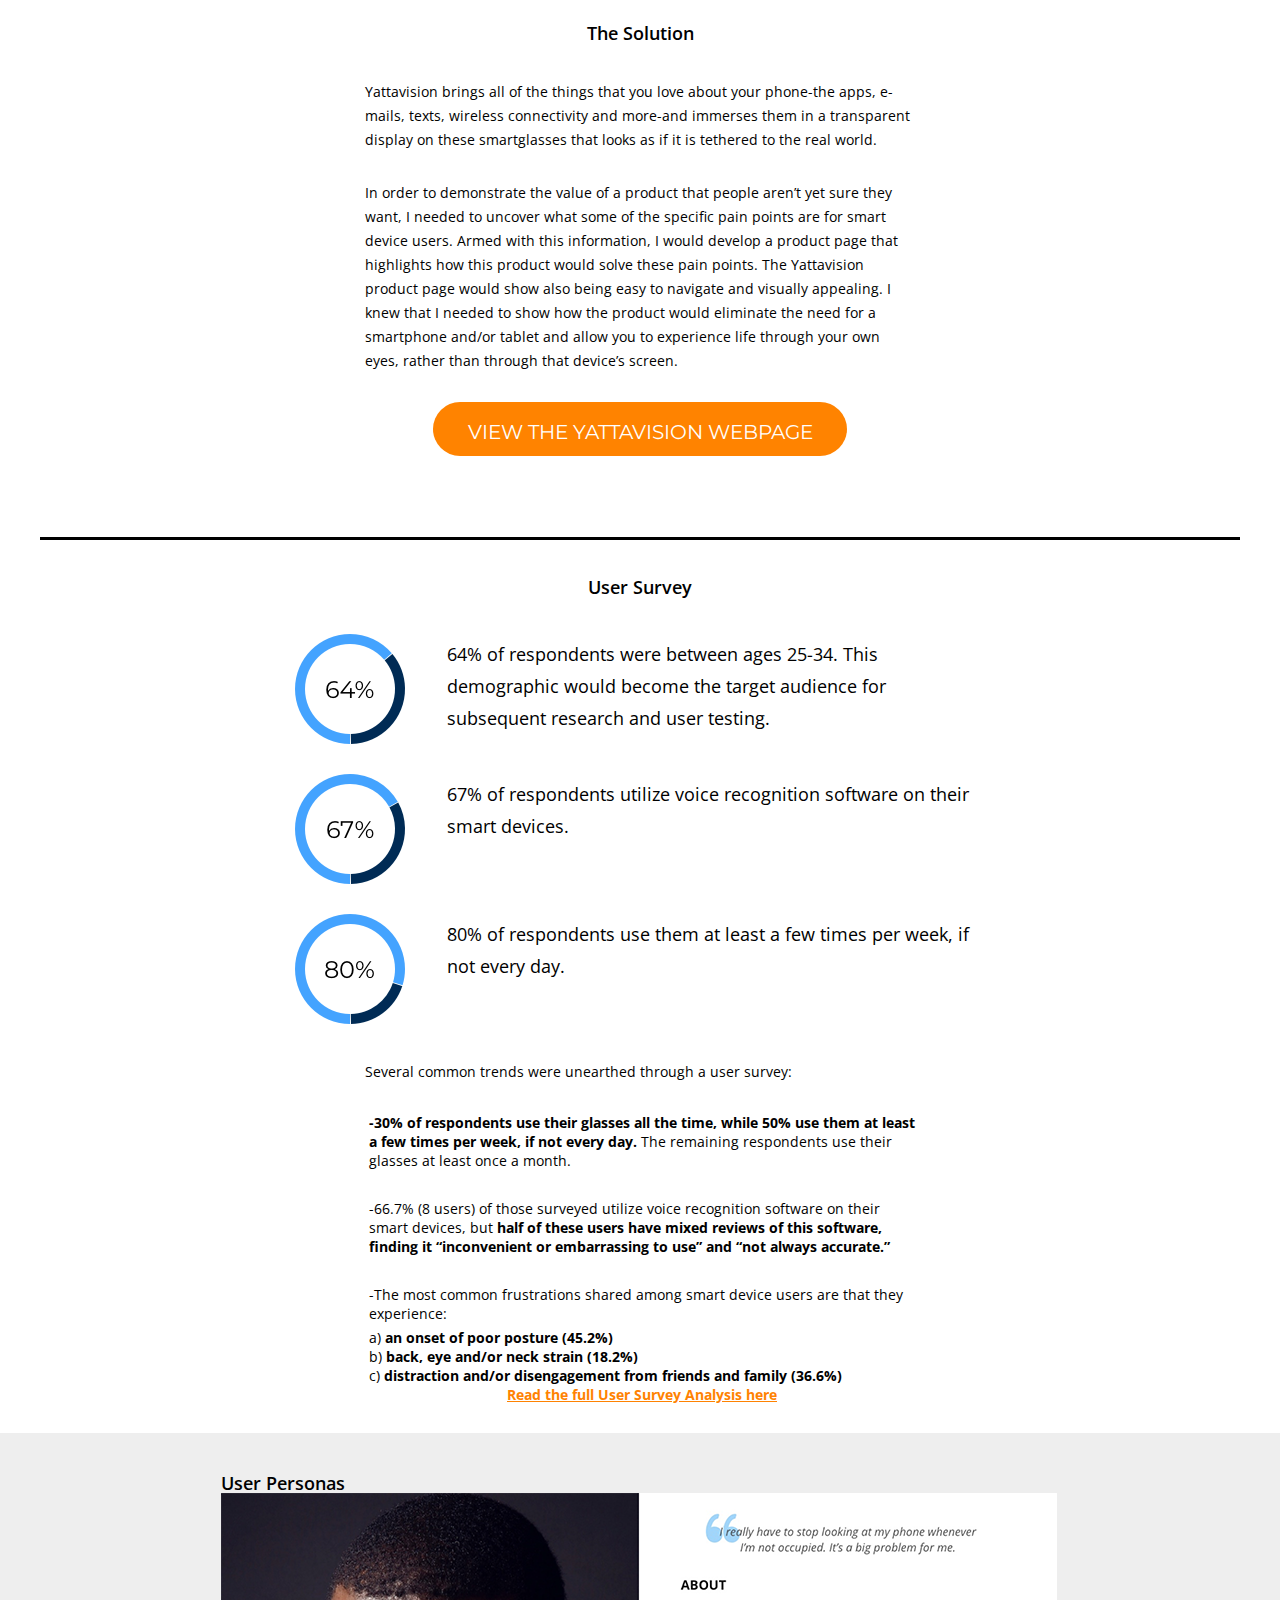
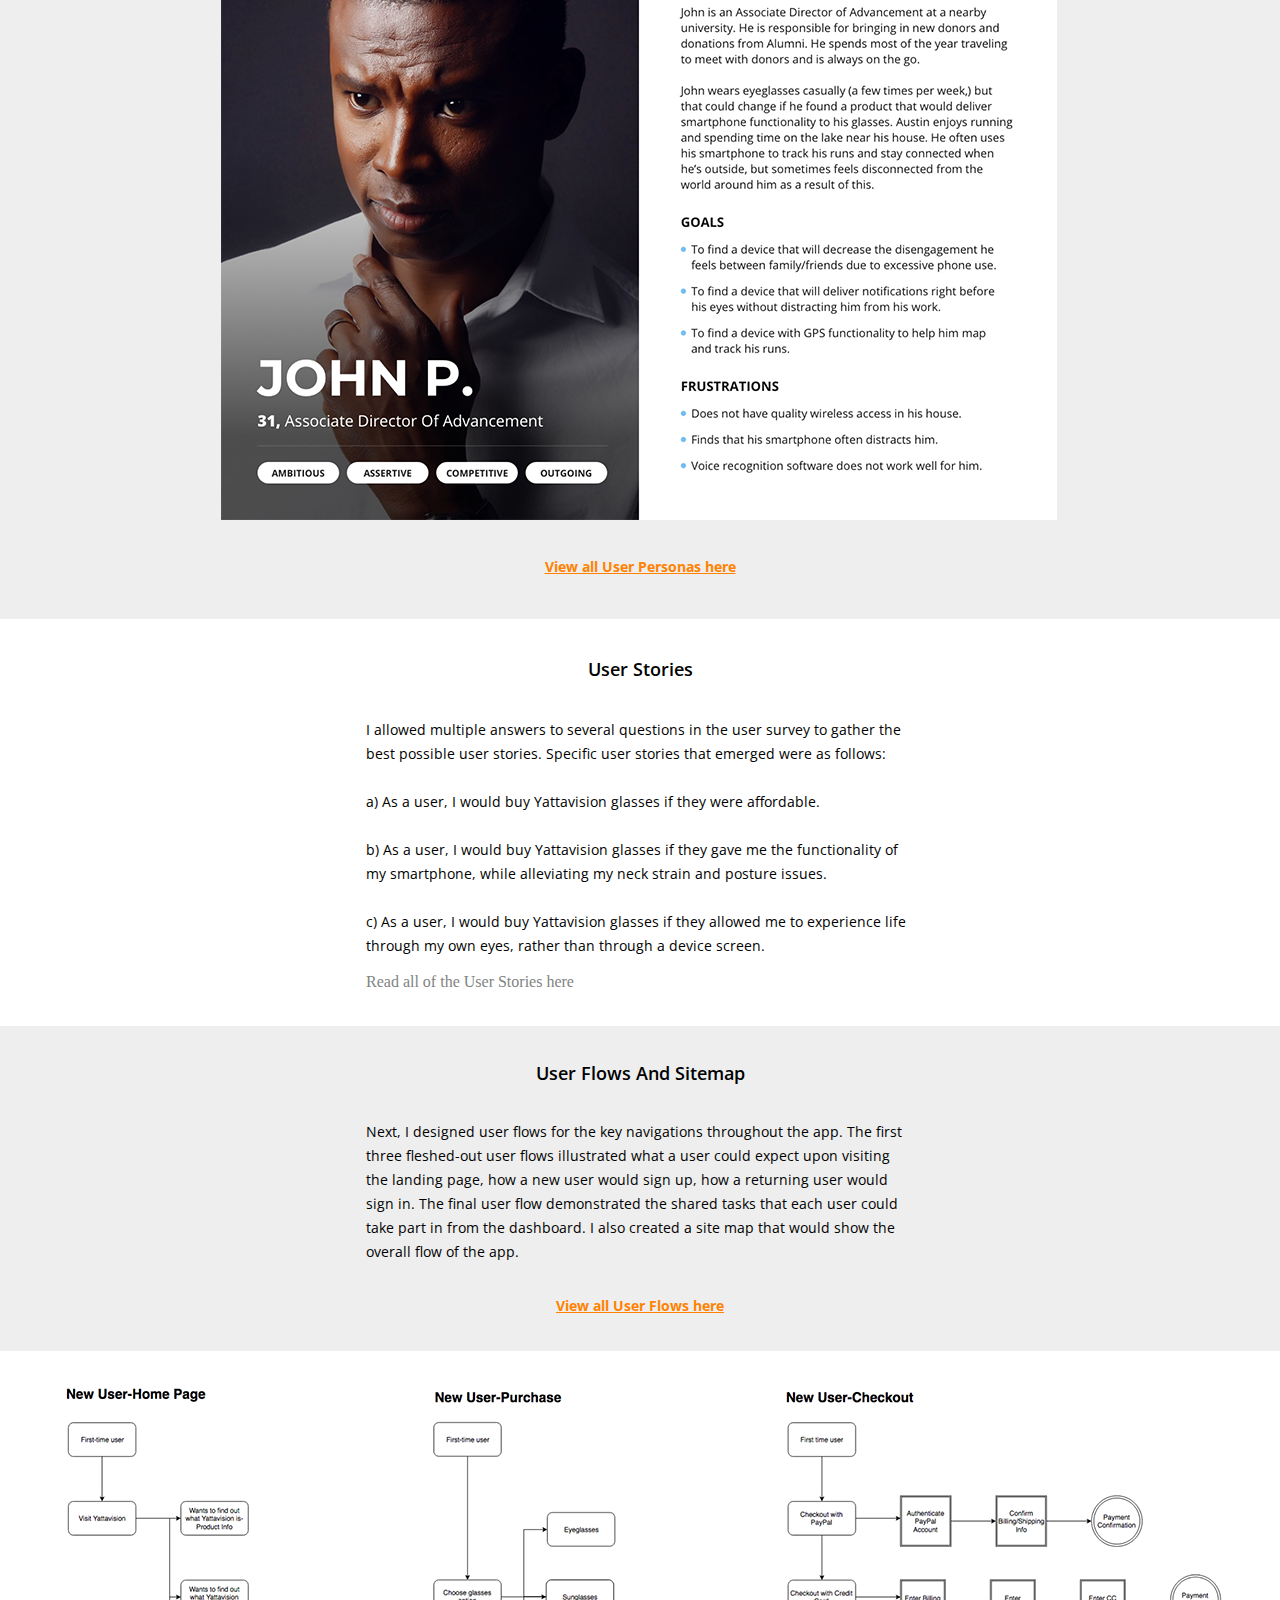
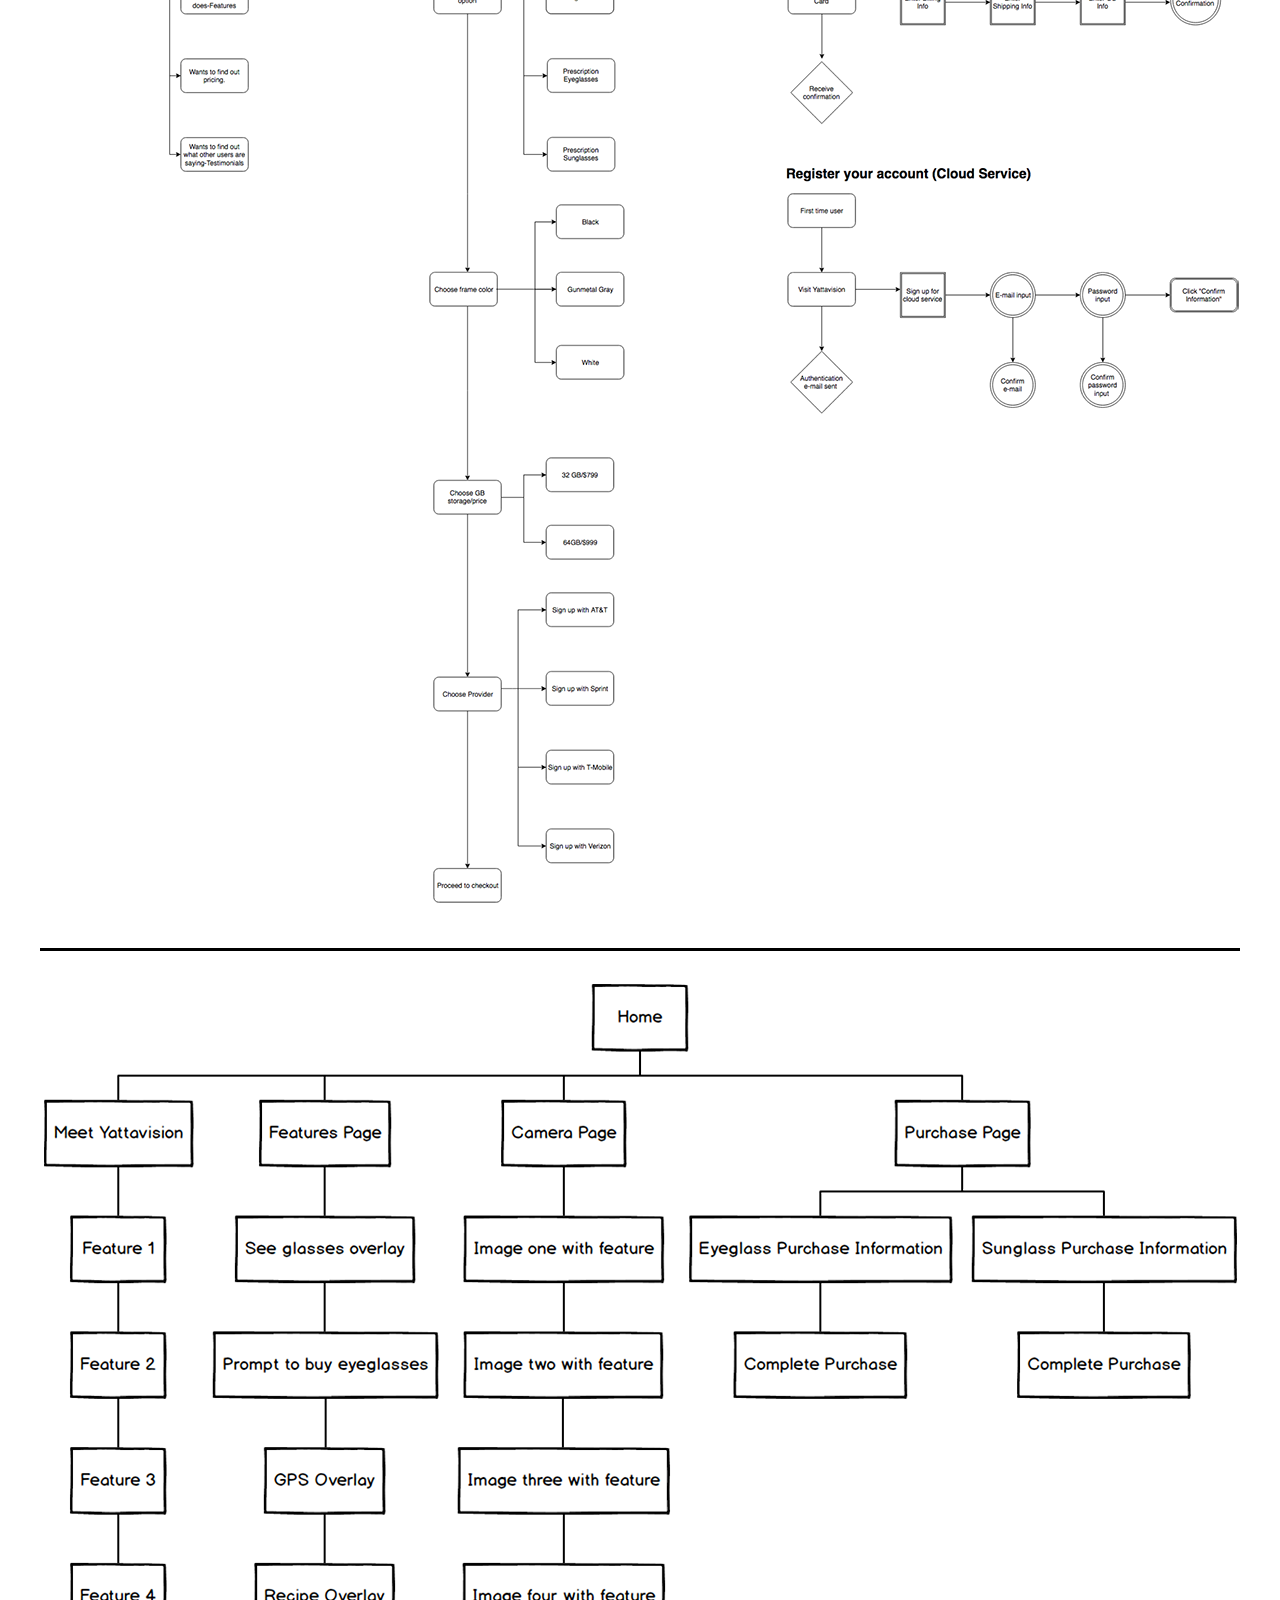
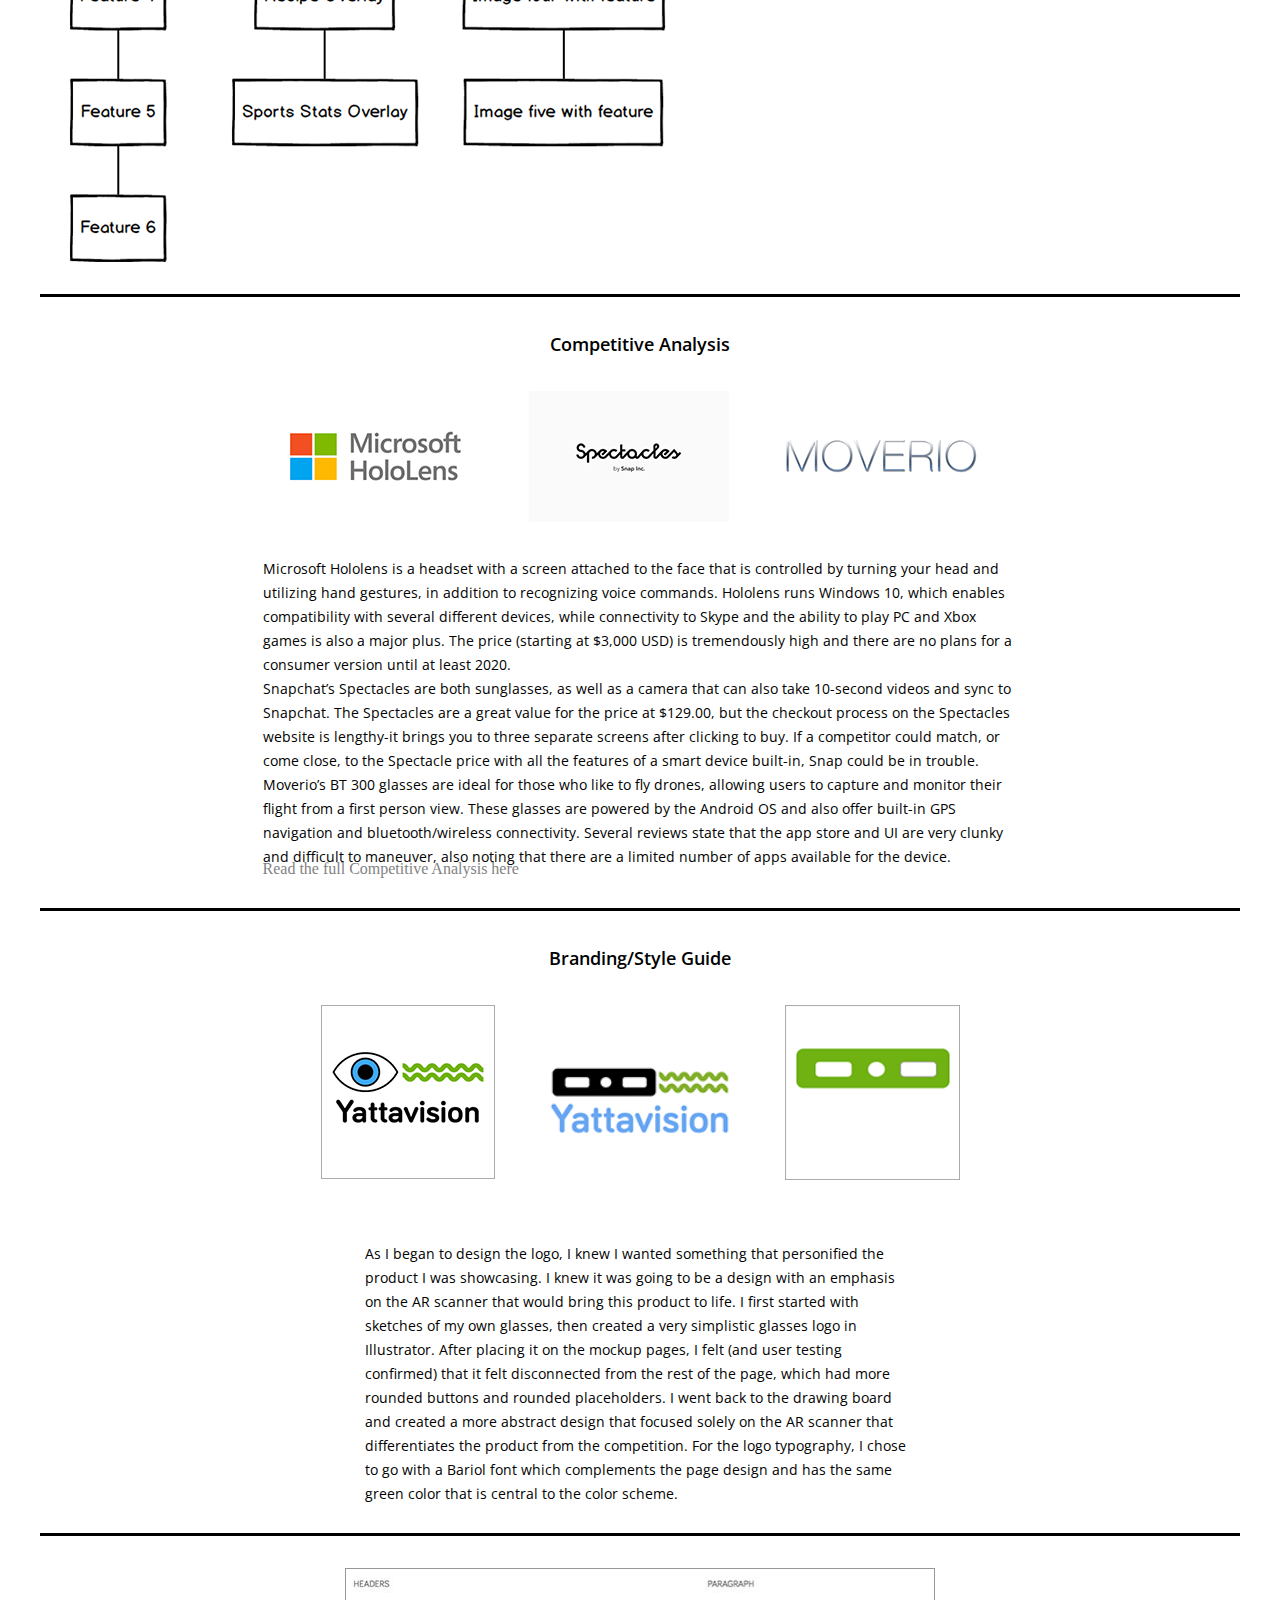
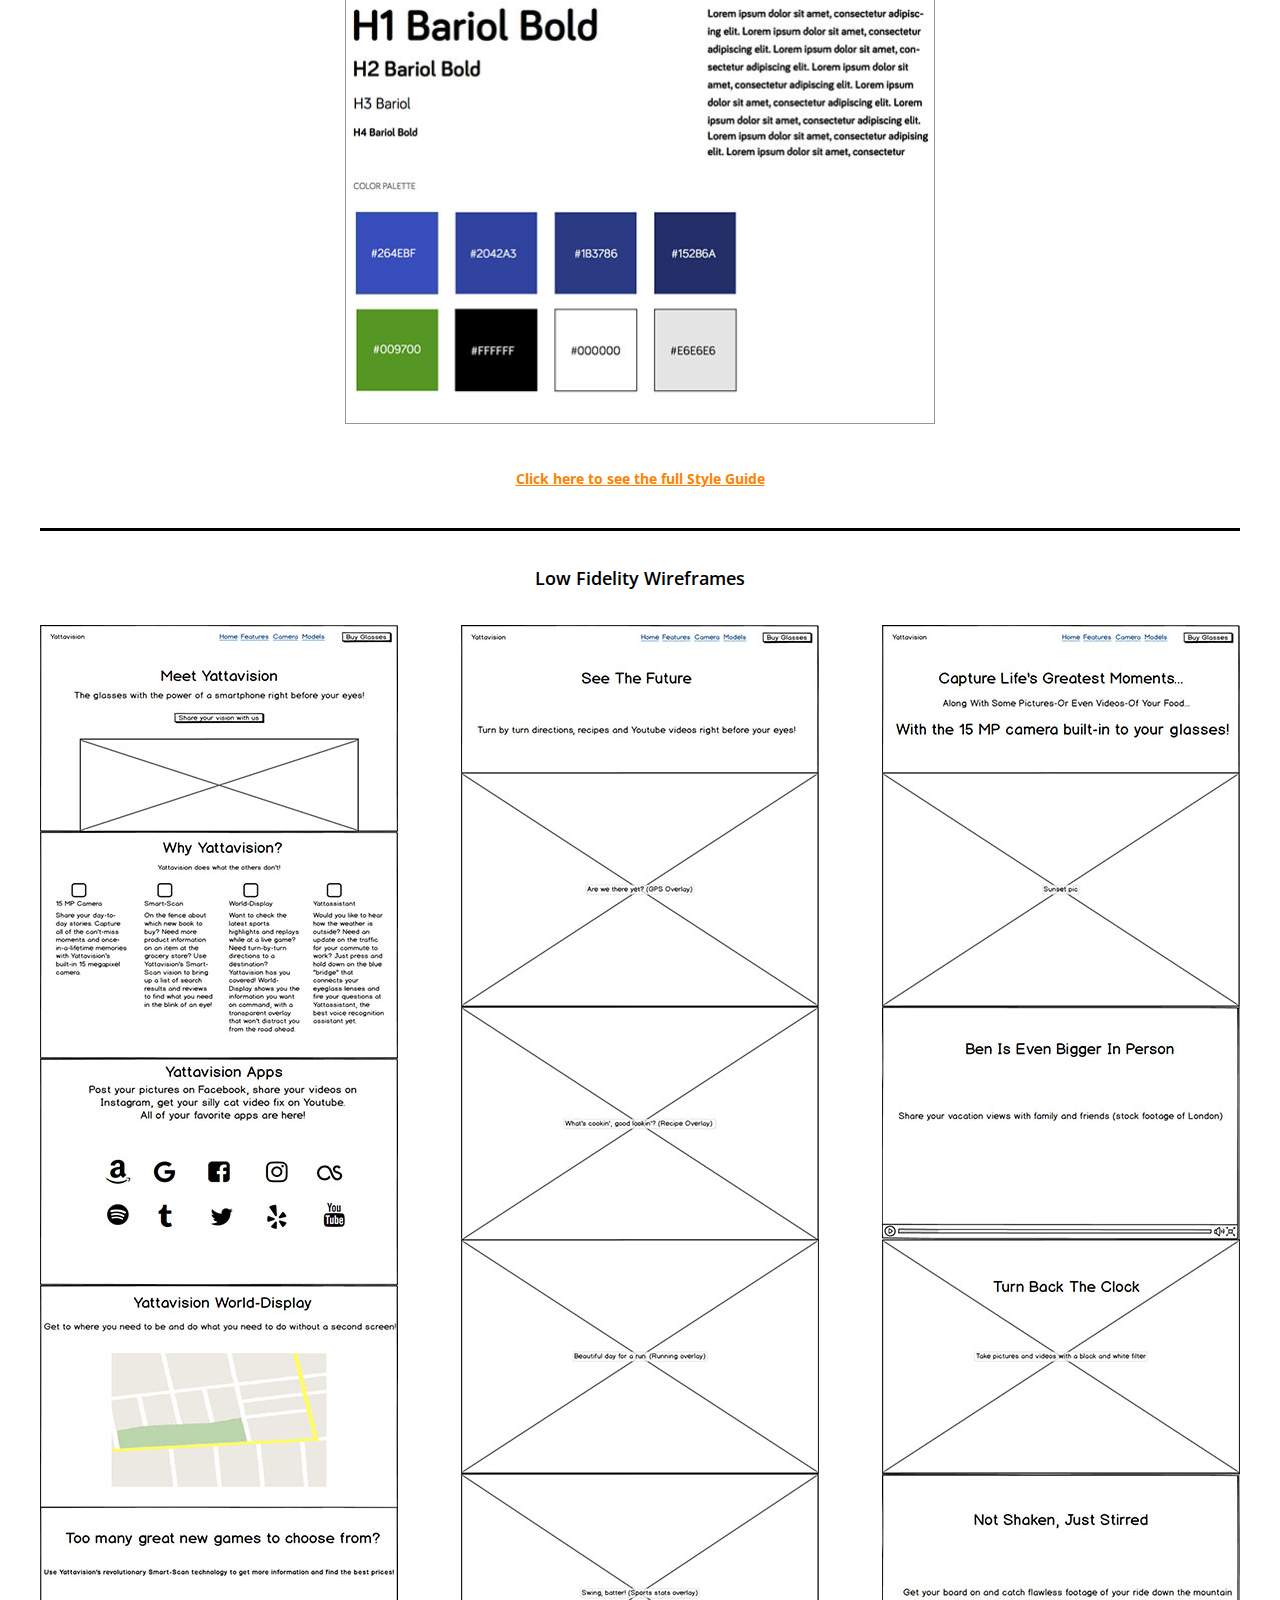
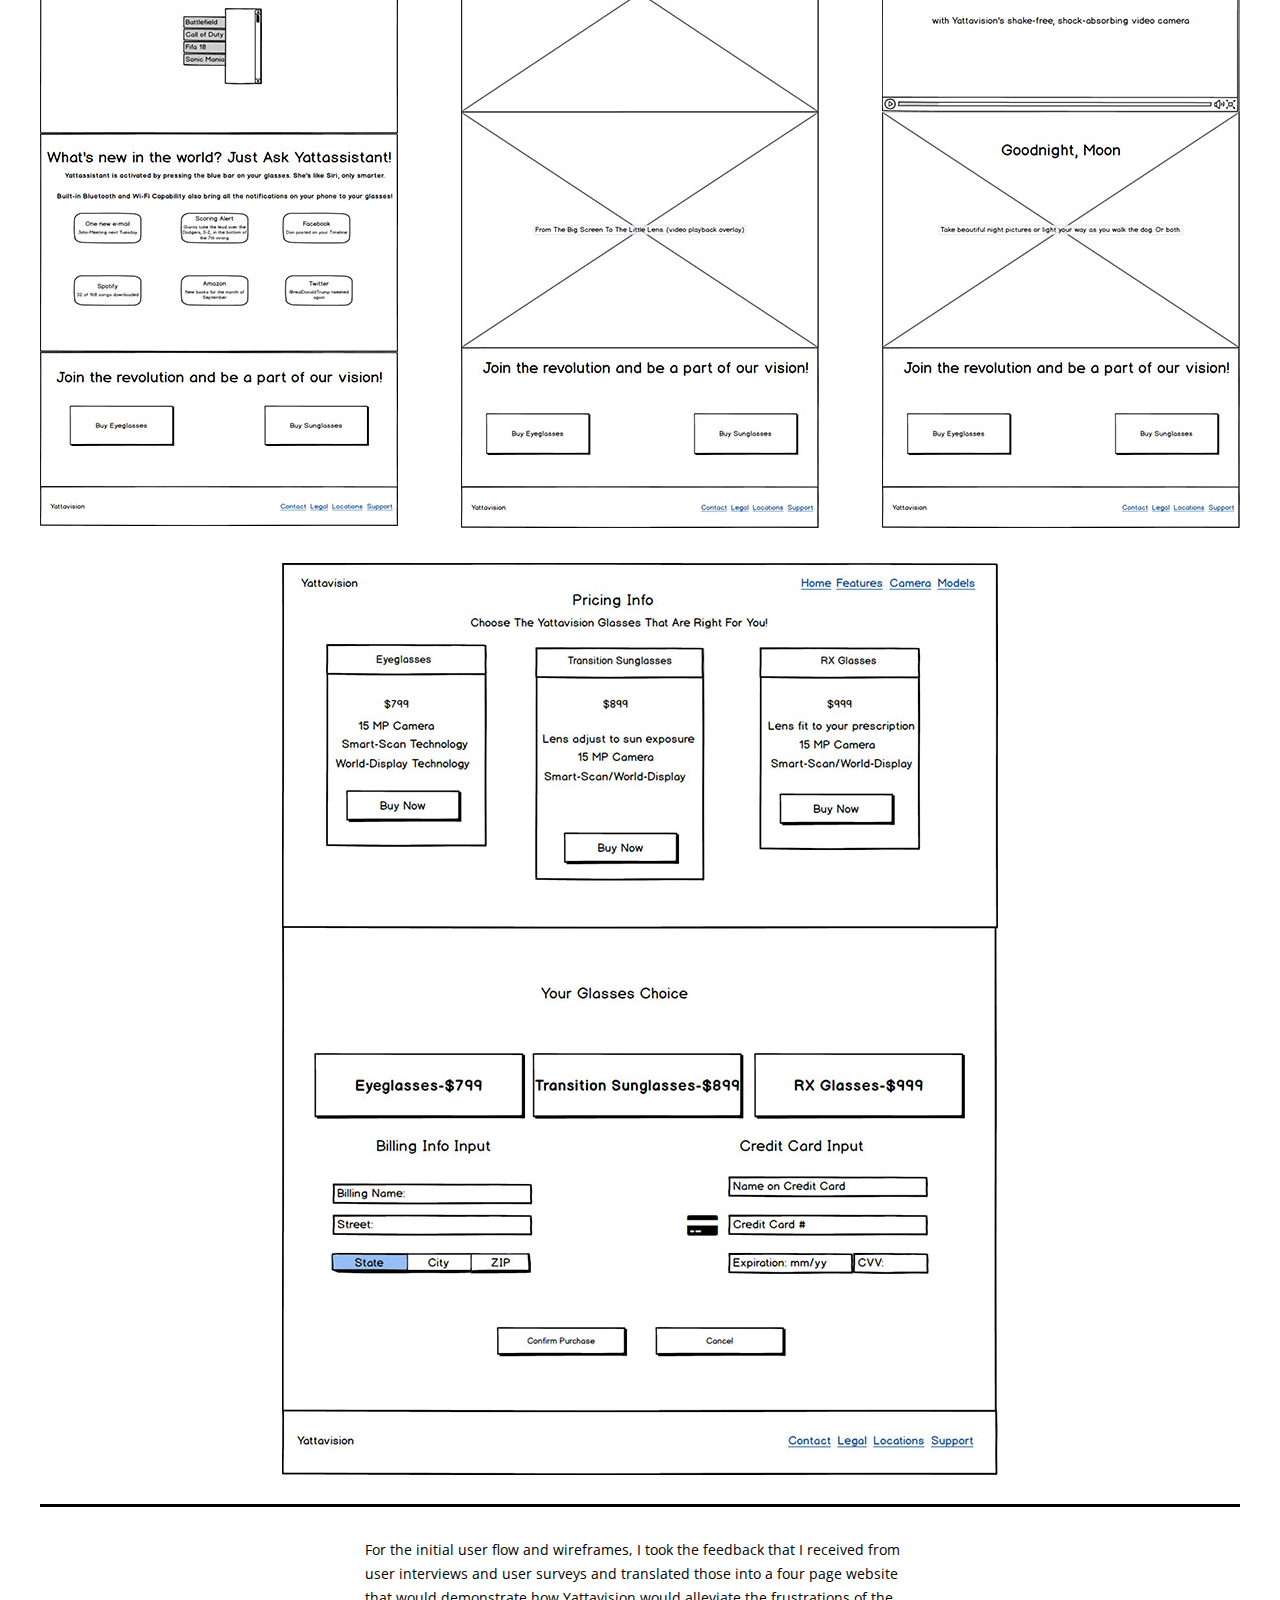
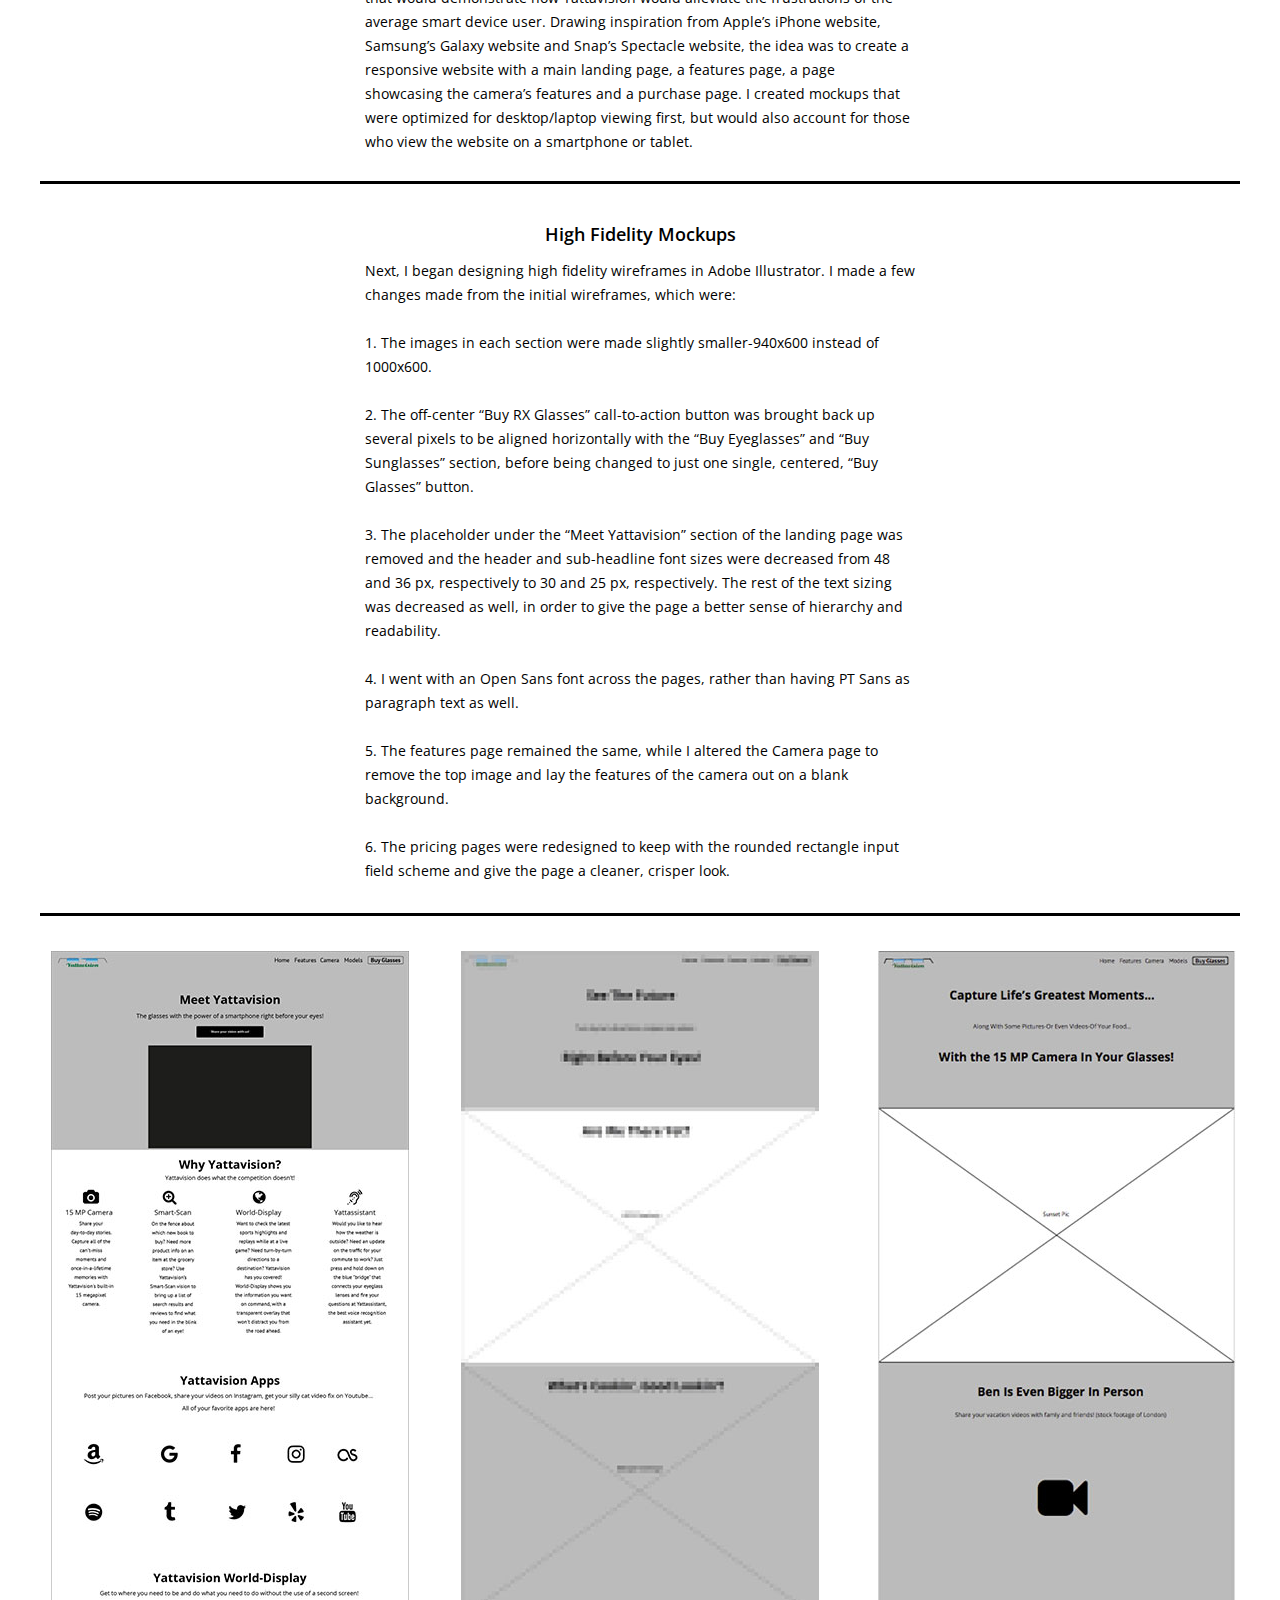
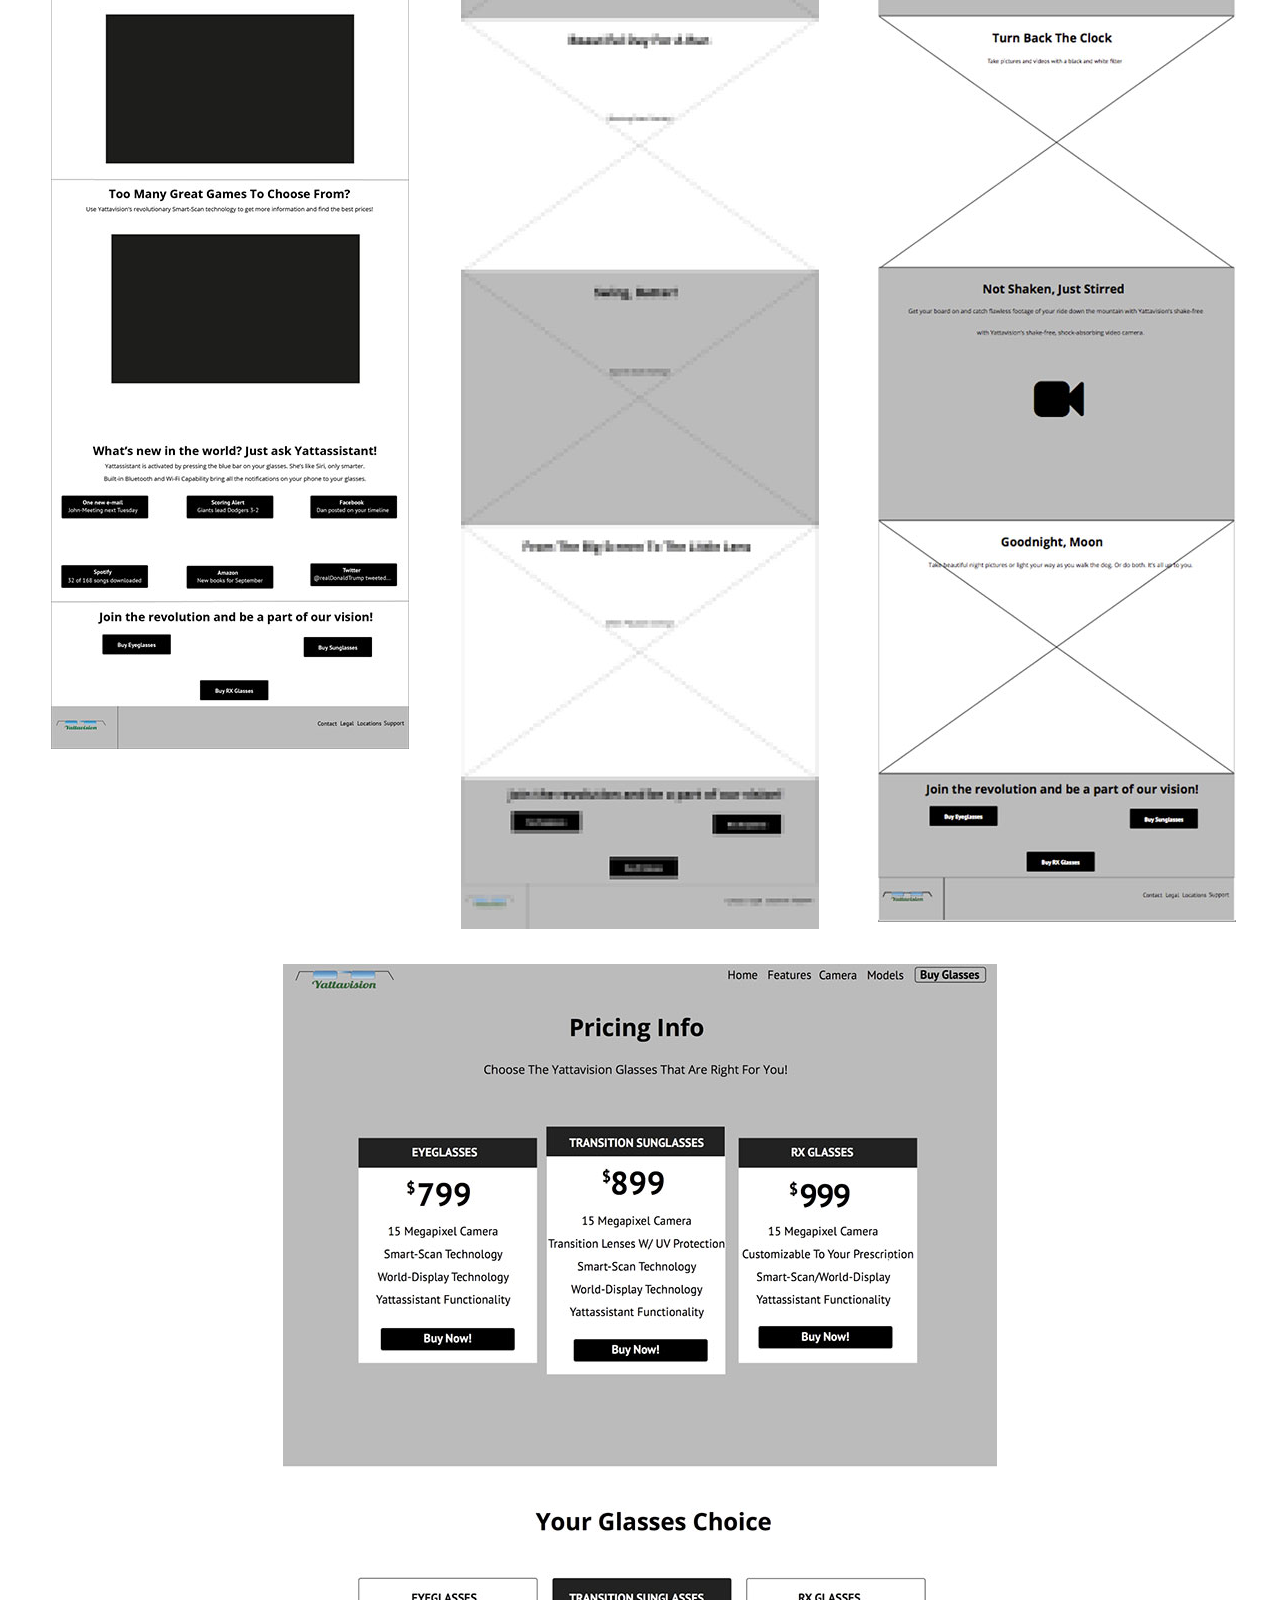
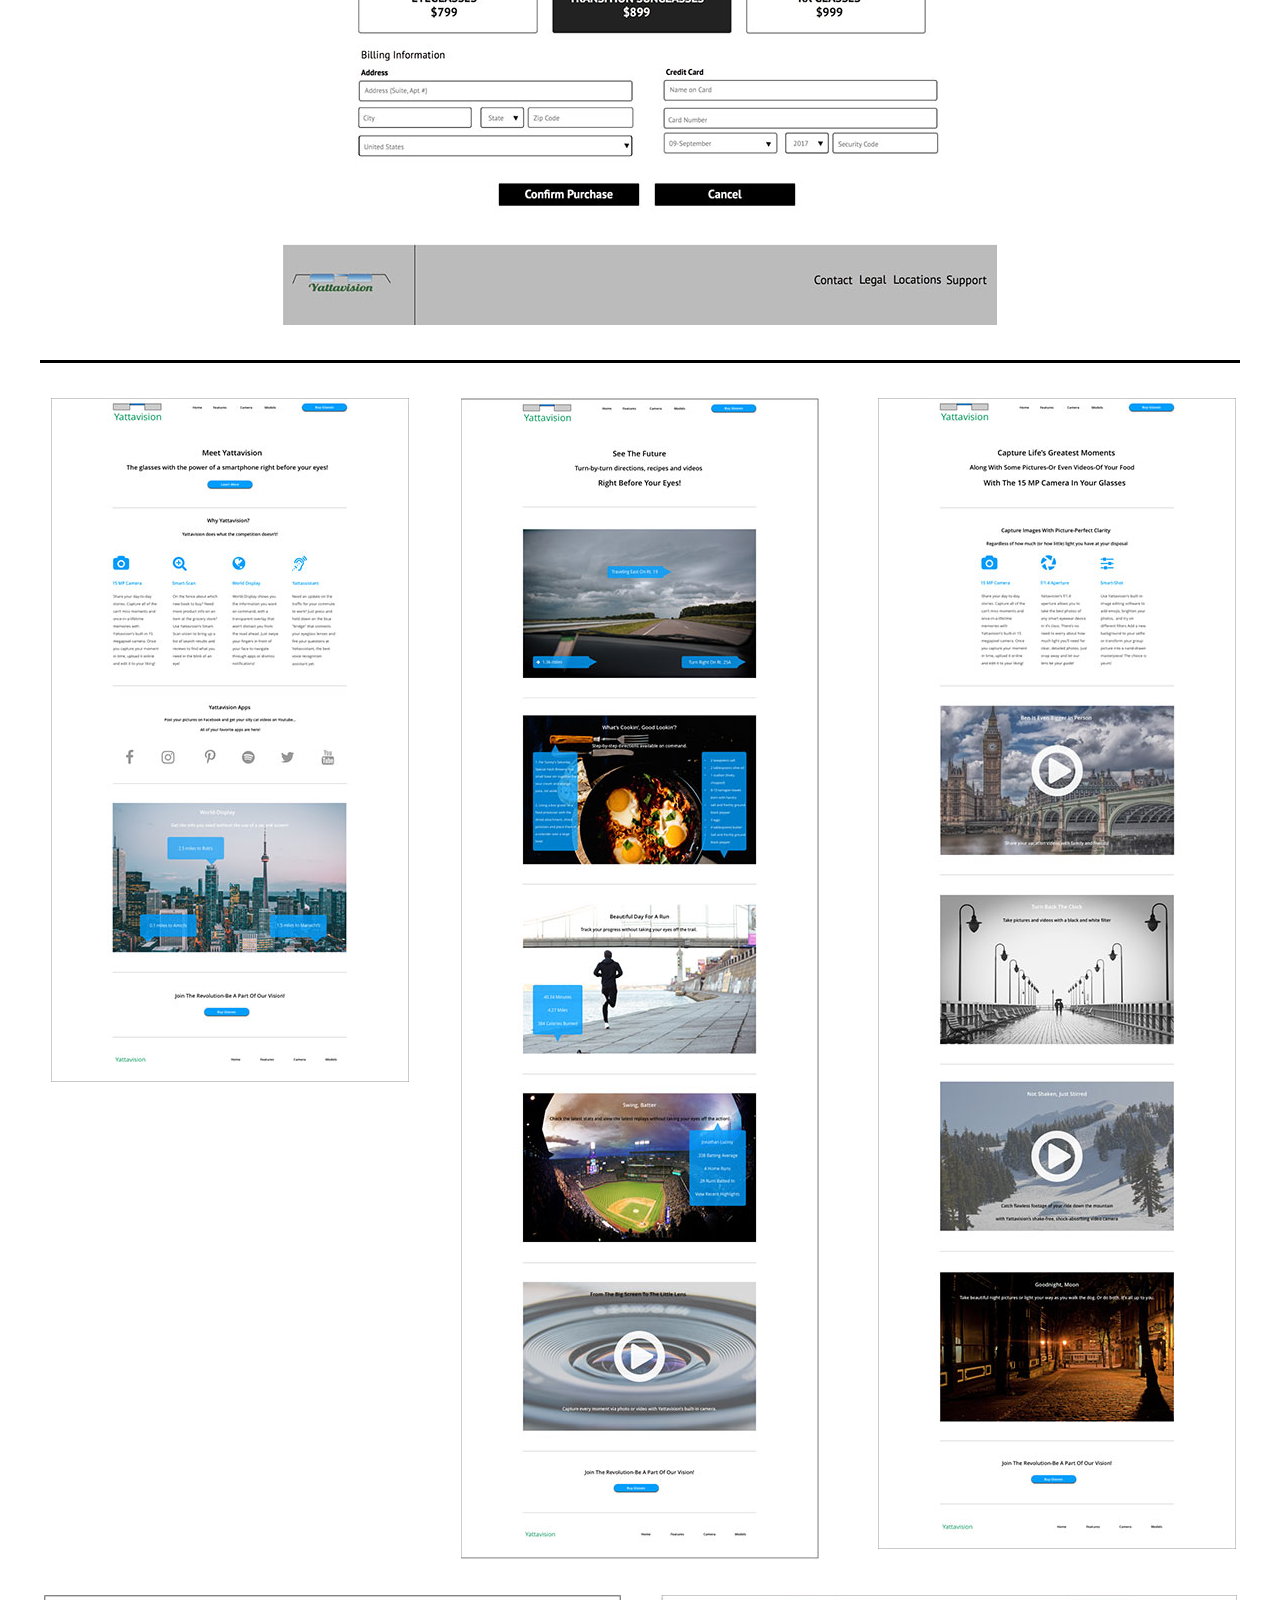
<file: YattavisionFinalCut.html>
<!doctype html>
<html lang="zxx">
  <head>
    <meta charset="utf-8">
    <meta name="viewport" content="width=device-width, initial-scale=1, maximum-scale=1">
    <meta http-equiv="X-UA-Compatible" content="IE=edge">
    <meta name="format-detection" content="telephone=no">
    <title>Updateddesign of order : 66734</title>
    <link rel="shortcut icon" type="image/x-icon" href="images/favicon.png">
      <link href="https://fonts.googleapis.com/css?family=Montserrat&display=swap" rel="stylesheet">
      <link href="https://fonts.googleapis.com/css?family=Open+Sans:300,300i,400,400i,600,600i,700,700i,800,800i&display=swap" rel="stylesheet">
   <link rel="stylesheet" href="https://cdnjs.cloudflare.com/ajax/libs/font-awesome/4.7.0/css/font-awesome.min.css">
    <link rel="stylesheet" href="css/style.css">
    <link rel="stylesheet" href="css/responsive.css">
  </head>
  <body>
    <div class="sidemenu"></div>
    <div class="wrapper">
      <!--banner block starts-->
                <header>
                        <div class="container">
                        <div class="header-in">
                            <div class="logo">
                                <a href="#"><img src="images/logo.png" width="279" height="92" alt="img"></a>
                            </div>
                            <div class="menu wte">
                                <span></span>
                                <span></span>
                                <span></span>
                            </div>
                            <nav>
                                <ul>
                                    <li><a href="#">Projects</a></li>
                                    <li><a href="#">About</a></li>
                                    <li class="active"><a href="#">Contact</a></li>
                                </ul>
                            </nav>
                            <div class="clear"></div>
                        </div>
                        </div>
                </header>
      <!--banner block end-->
      <!--truck block starts-->
        <div class="blockbox">
        <div class="food-truck">
            <div class="container">
                <div class="food-in yatta">
                    <figure>
                        <img src="images/yattlogo.png"  width="188" height="87" alt="img">
                    </figure>
                    <h3>A responsive, one-page webpage showcasing Augmented Reality eyewear. </h3>
                </div>
            </div>
        </div>
        </div>
      <!--truck block end-->
      <!--mobile block starts-->
        <div class="device">
        <div class="mobile">
            <div class="container">
                <div class="mobile-in yattacut">
                    <figure>
                        <img src="images/device2.png" width="850" height="493" alt="img">
                    </figure>
                     <button type="button" class="let view">VIEW INVISION PROTOTYPE</button>
                    <div class="summary">
                        <div class="summary-in">
                        <h6>Summary</h6>
                        <p>My task was to design a website for Yattavision that aligned with the organization’s concept for a new, luxurious smartglasses product which emphasizes reliability, as well as physical and emotional wellbeing, as it’s key selling points. </p>
                        </div>
                    </div>
                    <div class="summary">
                        <div class="summary-in">
                        <h6>The Problem</h6>
                        <p>With instant access to a computer in your pocket that allows you to make phone calls, send e-mails, keep an organized calendar and browse the web, the smartphone has made life easier for many people in many ways. With that said, the smartphone is not without it’s problems. We’ll look down at our smartphones for extended periods of time, causing back and neck strain. We find ourselves distracted by our phones, both at work and at home. Even when we don’t, they become cluttered with notifications if we leave them unattended. Another common complaint is that voice assistant functionality on the user’s smart devices-regardless of device-is very sluggish and sometimes completely unresponsive. </p>
                        </div>
                    </div>
                    <div class="summary">
                        <div class="summary-in">
                        <h6>The Solution</h6>
                        <p>Yattavision brings all of the things that you love about your phone-the apps, e-mails, texts, wireless connectivity and more-and immerses them in a transparent display on these smartglasses that looks as if it is tethered to the real world.</p>

                       <p>In order to demonstrate the value of a product that people aren’t yet sure they want, I needed to uncover what some of the specific pain points are for smart device users. Armed with this information, I would develop a product page that highlights how this product would solve these pain points.  The Yattavision product page would show  also being easy to navigate and visually appealing. I knew that I needed to show how the product would eliminate the need for a smartphone and/or tablet and allow you to experience life through your own eyes, rather than through that device’s screen.</p>
                            <button type="button" class="let view">VIEW THE YATTAVISION WEBPAGE</button>
                        </div>
                    </div>
                </div>
            </div>
        </div>
        </div>
      <!--mobile block end-->
      <!--user block starts-->
        <div class="user-servey">
        <div class="user">
            <div class="container">
                <div class="user-in">
                    <h6>User Survey</h6>
                    <div class="user-main">
                    <div class="user-inner">
                    <div class="user-left">
                        <h3><img src="images/Oval6.png" width="110" height="110" alt="img"></h3>
                    </div>
                    <div class="user-right">
                        <p >64% of respondents were between ages 25-34. This demographic would become the target audience for subsequent research and user testing.</p>
                    </div>
                        <div class="clear"></div>
                    </div>
                    <div class="user-inner">
                    <div class="user-left">
                        <h3><img src="images/Oval7.png" width="110" height="110" alt="img"></h3>
                    </div>
                    <div class="user-right">
                        <p class="save">67% of respondents utilize voice recognition software on their smart devices.</p>
                    </div>
                        <div class="clear"></div>
                    </div>
                    <div class="user-inner">
                    <div class="user-left">
                        <h3><img src="images/Oval8.png" width="110" height="110" alt="img"></h3>
                    </div>
                    <div class="user-right">
                        <p>80% of respondents use them at least a few times per week, if not every day. </p>
                    </div>
                        <div class="clear"></div>
                    </div>
                        <div class="result">
                        <span>Several common trends were unearthed through a user survey: </span>
                        <p>-30% of respondents use their glasses all the time, while 50% use them at least a few times per week, if not every day. <strong>The remaining respondents use their glasses at least once a month.</strong></p>
                        <p><strong>-66.7% (8 users) of those surveyed utilize voice recognition software on their smart devices, but </strong>half of these users have mixed reviews of this software, finding it “inconvenient or embarrassing to use” and “not always accurate.”</p>
                        <p class="common"><strong>-The most common frustrations shared among smart device users are that they experience:</strong></p>
                            <p class="pdg"><strong>a)</strong> an onset of poor posture (45.2%)</p>
                            <p class="pdg"><strong> b)</strong> back, eye and/or neck strain (18.2%)</p>
                            <p class="pdg"><strong>c)</strong> distraction and/or disengagement from friends and family (36.6%)</p>
                            <p><a href="#">Read the full User Survey Analysis here</a></p>
                        </div>
                    </div>
                </div>
            </div>
        </div>
            </div>
      <!--user block end-->
      <!--survey block starts-->
        <div class="block-servey">
        <div class="survey">
            <div class="container">
                <div class="survey-in">
                    <h6>User Personas</h6>
                    <figure>
                        <img src="images/john1.png" width="836" height="627" alt="img">
                    </figure>
                    <a href="#" class="str">View all User Personas here</a>
                </div>
            </div>
        </div>
            <div class="stories vision">
                        <h6>User Stories</h6>
                <p>I allowed multiple answers to several questions in the user survey to gather the best possible user stories. Specific user stories that emerged were as follows:</p>

                <p>a) As a user, I would buy Yattavision glasses if they were affordable.</p>

                <p>b) As a user, I would buy Yattavision glasses if they gave me the functionality of my smartphone, while alleviating my neck strain and posture issues.</p> 

                <p>c) As a user, I would buy Yattavision glasses if they allowed me to experience life through my own eyes, rather than through a device screen. </p>
                        <a href="#" class="str">Read all of the User Stories here</a>
                    </div>
        </div>
      <!--survey block end-->
      <!--userflows starts-->
        <div class="sitemap">
        <div class="user-flow">
            <div class="container">
                <div class="user-flow-in">
                    <h6>User Flows And Sitemap</h6>
                    <p>Next, I designed user flows for the key navigations throughout the app. The first three fleshed-out user flows illustrated what a user could expect upon visiting the landing page, how a new user would sign up, how a returning user would sign in. The final user flow demonstrated the shared tasks that each user could take part in from the dashboard. I also created a site map that would show the overall flow of the app. </p>
                    <a href="#">View all User Flows here</a>
                </div>
            </div>
        </div>
        </div>
      <!--userflow block end-->
      <!--chart block starts-->
        <div class="chart">
            <div class="container">
                <div class="chart-in">
                    <figure>
                        <img src="images/checkimg.png" width="1199" height="1130" alt="img">
                    </figure>
                </div>
                <div class="flow">
                    <figure>
                        <img src="images/checkimg2.png" width="1193" height="878" alt="img">
                    </figure>
                </div>
            </div>
        </div>
      <!--chart block end-->
      <!--Competitive block starts-->
        <div class="box">
        <div class="Competitive">
            <div class="container">
                <div class="Competitive-in">
                <div class="Competitive-inner">
                    <h6>Competitive Analysis</h6>
                    <ul class="clearfix">
                        <li>
                            <a href="#"><img src="images/micrologo.png" width="200" height="67" alt="img"></a>
                        </li>
                        <li>
                            <a href="#"><img src="images/spectlogo.png" width="200" height="131" alt="img"></a>
                        </li>
                        <li>
                            <a href="#"><img src="images/movelogo.png" width="200" height="90" alt="img"></a>
                        </li>
                    </ul>
                    <div class="roming">
                    <p><span>Microsoft Hololens</span> is a headset with a screen attached to the face that is controlled by turning your head and utilizing hand gestures, in addition to recognizing voice commands. Hololens runs Windows 10, which enables compatibility with several different devices, while connectivity to Skype and the ability to play PC and Xbox games is also a major plus. The price (starting at $3,000 USD) is tremendously high and there are no plans for a consumer version until at least 2020.</p>

             <p><span>Snapchat’s Spectacles </span>are both sunglasses, as well as a camera that can also take 10-second videos and sync to Snapchat. The Spectacles are a great value for the price at $129.00, but the checkout process on the Spectacles website is lengthy-it brings you to three separate screens after clicking to buy. If a competitor could match, or come close, to the Spectacle price with all the features of a smart device built-in, Snap could be in trouble.</p> 

           <p><span>Moverio’s BT 300</span> glasses are ideal for those who like to fly drones, allowing users to capture and monitor their flight from a first person view. These glasses are powered by the Android OS and also offer built-in GPS navigation and bluetooth/wireless connectivity. Several reviews state that the app store and UI are very clunky and difficult to maneuver, also noting that there are a limited number of apps available for the device.</p> 
                        <a href="#">Read the full Competitive Analysis here</a>
                    </div>
                </div>
                </div>
            </div>
        </div>
        </div>
      <!--Competitive block end-->
      <!--Branding block starts-->
        <div class="brand-style">
        <div class="Branding">
            <div class="container">
                <div class="Branding-in">
                    <div class="branding-style">
                    <div class="Branding-inner">
                        <h6>Branding/Style Guide</h6>
                        <ul class="clearfix">
                            <li>
                                <figure>
                                    <img src="images/visionlogo1.png" width="174" height="92" alt="img">
                                </figure>
                            </li>
                            <li>
                                <figure>
                                    <img src="images/visionlogo2.png" width="202" height="202" alt="img">
                                </figure>
                            </li>
                            <li>
                                <figure>
                                    <img src="images/visionlogo3.png" width="175" height="46" alt="img">
                                </figure>
                            </li>
                        </ul>
                        <div class="design">
                        <p>As I began to design the logo, I knew I wanted something that personified the product I was showcasing. I knew it was going to be a design with an emphasis on the AR scanner that would bring this product to life. I first started with sketches of my own glasses, then created a very simplistic glasses logo in Illustrator. After placing it on the mockup pages, I felt (and user testing confirmed) that it felt disconnected from the rest of the page, which had more rounded buttons and rounded placeholders. I went back to the drawing board and created a more abstract design that focused solely on the AR scanner that differentiates the product from the competition. For the logo typography, I chose to go with a Bariol font which complements the page design and has the same green color that is central to the color scheme. </p>
                            </div>
                    </div>
                    </div>
                    <div class="style-in">
                                <figure>
                                    <img src="images/boldimg.jpg" width="590" height="456" alt="img">
                                </figure>
                        <a href="#">Click here to see the full Style Guide</a>
                    </div>
                    <div class="fidelity buy">
                        <h6>Low Fidelity Wireframes</h6>
                        <ul class="clearfix">
                            <li>
                                <figure>
                                    <img src="images/boximg1.jpg" width="358" height="1501" alt="img">
                                </figure>
                            </li>
                            <li>
                                <figure>
                                    <img src="images/boximg2.jpg" width="358" height="1503" alt="img">
                                </figure>
                            </li>
                            <li>
                                <figure>
                                    <img src="images/boximg3.jpg" width="358" height="1503" alt="img">
                                </figure>
                            </li>
                        </ul>
                        <figure>
                            <img src="images/boximg4.jpg" width="716" height="912" alt="img">
                        </figure>
                    </div>
                    <div class="few">
                    <div class="few-in">
                        <p>For the initial user flow and wireframes, I took the feedback that I received from user interviews and user surveys and translated those into a four page website that would demonstrate how Yattavision would alleviate the frustrations of the average smart device user. Drawing inspiration from Apple’s iPhone website, Samsung’s Galaxy website and Snap’s Spectacle website, the idea was to create a responsive website with a main landing page, a features page, a page showcasing the camera’s features and a purchase page. I created mockups that were optimized for desktop/laptop viewing first, but would also account for those who view the website on a smartphone or tablet. </p>
                    </div>
                     </div>
                    <div class="few mockup">
                    <div class="few-in">
                        <h6>High Fidelity Mockups</h6>
                        <p>Next, I began designing high fidelity wireframes in Adobe Illustrator. I made a few changes made from the initial wireframes, which were:</p>
                        <p>1. The images in each section were made slightly smaller-940x600 instead of 1000x600.</p>
                        <p>2. The off-center “Buy RX Glasses” call-to-action button was brought back up several pixels to be aligned horizontally with the “Buy Eyeglasses” and “Buy Sunglasses” section, before being changed to just one single, centered, “Buy Glasses” button. </p>
                        <p>3. The placeholder under the “Meet Yattavision” section of the landing page was removed and the header and sub-headline font sizes were decreased from 48 and 36 px, respectively to 30 and 25 px, respectively. The rest of the text sizing was decreased as well, in order to give the page a better sense of hierarchy and readability.</p>
                        <p>4. I went with an Open Sans font across the pages, rather than having PT Sans as paragraph text as well. </p>
                        <p>5. The features page remained the same, while I altered the Camera page to remove the top image and lay the features of the camera out on a blank background.</p>
                        <p>6. The pricing pages were redesigned to keep with the rounded rectangle input field scheme and give the page a cleaner, crisper look.  </p>
                    </div>
                     </div>
                    <div class="social">
                        <ul class="clearfix">
                            <li><figure><img src="images/social1.jpg" width="358" height="1398" alt="img"></figure></li>
                            <li><figure><img src="images/social2.jpg" width="358" height="1578" alt="img"></figure></li>
                            <li><figure><img src="images/social3.jpg" width="358" height="1580" alt="img"></figure></li>
                        </ul>
                        <figure>
                            <img src="images/social4.jpg" width="714" height="964" alt="img">
                        </figure>
                    </div>
                    <div class="social cam-in">
                        <ul class="clearfix">
                            <li><figure><img src="images/cam1.jpg" width="358" height="684" alt="img"></figure></li>
                            <li><figure><img src="images/cam2.jpg" width="358" height="1162" alt="img"></figure></li>
                            <li><figure><img src="images/cam3.jpg" width="358" height="1151" alt="img"></figure></li>
                        </ul>
                        <div class="cam">
                            <ul class="clearfix">
                                <li><figure><img src="images/cam4.jpg" width="577" height="430" alt="img"></figure></li>
                                <li><figure><img src="images/cam5.jpg" width="579" height="579" alt="img"></figure></li>
                            </ul>
                        </div>
                    </div>
                    <div class="few mockup">
                    <div class="few-in">
                        <p>After this round of iterations, I could tell the four page design just wasn’t working. I felt that I was not effectively conveying the lessons I’d learned about good design and color theory. The design was admittedly, mediocre at best. Subsequent user testing and an initial assessment confirmed these thoughts. I went back to the drawing board and decided to simplify the design to a one-page product showcase that would focus more on displaying what I’ve learned about effective use of white space, page hierarchy and effective color use.</p>
                    </div>
                     </div>
                    <div class="social meet">
                        <figure>
                            <img src="images/meet.jpg" width="602" height="1915" alt="img">
                        </figure>
                    </div>
                    <div class="few mockup">
                    <div class="few-in">
                        <p>Initial user feedback showed that the neon colors were sometimes difficult to read, with mentors Jenna and Chris commenting that it would be better to center on a blue or green color and work with different shades of that color to create an appealing design.  I settled on a darker blue, #264EBF, and went to work crafting a design that revolved around different shades of that color, with #009700 serving as the clear “call to action” color-a contrast from the different shades of blue. The final result-along with mockups of how the site would display on a tablet and mobile phone-can be seen below.</p>
                    </div>
                     </div>
                    <div class="social meet-in">
                        <ul class="clearfix">
                            <li><figure><img src="images/meet2.jpg" width="347" height="1718" alt="img"></figure></li>
                            <li><figure><img src="images/meet3.jpg" width="537" height="1677" alt="img"></figure></li>
                            <li><figure><img src="images/meet4.jpg" width="224" height="2001" alt="img"></figure></li>
                        </ul>
                    </div>
                    <div class="few mockup ver">
                    <div class="few-in veronica">
                        <h6>User Testing </h6>
                        <h6 class="ver">User Test 1-Veronica </h6>
                        <p>My first user test was with Veronica, 28, a Senior Marketing Communications Specialist in New York, New York.</p>
                        <p>She thought that improvements could be made to the copy within the website. She noted that the page was coming off as “very salesy.” She said that the “Why Yattavision? We Do What The Competition Doesn’t!” headlines should be changed-she noted “this is an experiential product-you have to make the customer feel like they are about to use it.” I made some cosmetic changes to update the copy in these areas.</p>
                        <p>On the Features section, Veronica thought some of the language was repetitive (i.e., so I cut out some of the text in these sections and altered for better copy. For example, “Capture all of the can’t miss moments and once-in-a-lifetime memories” was shortened to just “Capture all the can’t miss moments…” Veronica also suggested moving the “Stay Connected” section to the bottom of the page and/or doing something to reinforce the social media connection to the product near the bottom of the page as well to drive the point home.</p>
                    </div>
                     </div>
                </div>
            </div>
            
            
            
            <div class="mary yatvision">
                        <div class="map-in">
                            <p>Veronica stated, “I think that the site looks “really good,” but-coming from a marketing perspective-changes to the copy would help to take the page a step further.</p>
                        </div>
                    </div>
            <div class="austin">
                <div class="conatiner">
                    <div class="map-in">
                        <h6>User Test 2-Austin </h6>
                            <p>My second user test with was with Austin, 29, a Fundraising Account Manager in Buffalo, New York. He was able to correctly identify what the product was, noting that it looked like a more advanced set of Snapchat glasses. He said that-from a UI perspective-having things pop up while he is driving would be distracting and "freak me out." He could not correctly tell what every application under the App section and found it cramped, so I revised that in this final interaction to remove the lesser known apps (i.e. LastFM) and cut the number of apps listed from twelve to six. One of the key things that he mentioned was that he liked the "call to action buttons" at the top and bottom of the page. He did suggest changing the button on the top to say “Sign Up” instead of “Buy Glasses,” since they were not yet available. The second key suggestion that he made was to place social media icons on the footer of the page, as he sees that many of the companies he works with do this. These changes were accounted for in the final version of the project.</p>
                        </div>
                </div>
            </div>
            <div class="mary yatvision">
                        <div class="map-in">
                            <p>Austin stated, “Overall, the design looks very professional, the typography is easy to read and explains what the product is and does. There is nothing about this site that is convoluted or confusing.</p>
                        </div>
                    </div>
            <div class="austin">
                <div class="conatiner">
                    <div class="austin-inner yattvsn">
                    <div class="map-in">
                        <h6>User Test 3-Shawn and Liz </h6>
                            <p>The next user test I conducted was with Shawn-a former self-taught Javascript developer-and his wife, Liz, who studies Psychology for a living. Shawn said he can easily tell that these are glasses which offer Augmented Reality technology. Liz noted that she has degenerative eye troubles, but reported that she did not have any problems reading through the page on her iPhone. She stated this would be a very useful product that would be helpful to her on a daily basis. Shawn said that there was not much else he could comment on as it was a one-page showcase and not a multi-page site.</p>
                        </div>
                        </div>
                     </div>
                    </div>
                    <div class="mary yatvision">
                        <div class="map-in">
                            <p>Austin stated, “Overall, the design looks very professional, the typography is easy to read and explains what the product is and does. There is nothing about this site that is convoluted or confusing.</p>
                        </div> 
                </div>
            </div>
                    <div class="final">
                        <div class="container">
                            <div class="final-in return">
                                <div class="map-in">
                                <p>After this round of user testing, I successfully developed and deployed the Yattavision project. </p>
                                </div>
                                <button type="button" class="let view">VIEW THE YATTAVISION WEBPAGE</button>
                            </div>
                        </div>
                    </div>
            <div class="container">
                    <div class="conslusion">
                        <div class="map-in">
                            <h6>Conclusion</h6>
                            <p>I think the greatest thing to come out of this project is that I have developed a solid working knowledge and appreciation for Material Design. It’s a framework that I’ve really come to enjoy working within and I look forward to exploring much further in the near future.</p>
                            <p>In closing, I would say that the greatest part of this experience was that I had the ability and the time to experiment with different design choices, through preference testing and critiques from my mentors and peers. This helped me to learn some invaluable lessons about the need to trust in myself and seek feedback when I am questioning my designs. I have learned that user testing and the ability to leverage new platforms (such as Maze) can provide me with tremendous feedback and new ways of thinking within a matter of hours. I know that these experiences and practices will help me become a better designer in the long run. I intend to keep working on honing my craft and continuing to push myself to do good work, silencing my inner critic and becoming the best designer I can.</p>
                            <button type="button" class="let view con">BACK TO TOP</button>
                            <button type="button" class="let view">RETURN TO HOMEPAGE</button>
                        </div>
                    </div>
            </div>
        </div>
      <!--Branding block end-->
      <!--contact block starts-->
            <div class="connect-main">
                <div class="container">
                <div class="connect">
                    <h2>Let’s Connect! </h2>
                    <h2>I Am Currently Seeking A UX Research Role In Manhattan.  </h2>
                    <button type="button" class="let">CONTACT ME</button>
                </div>
                    </div>
            </div>
      <!--contact block end-->
        
      <!--footer starts-->
      <footer>
        <div class="container">
            <div class="footer-in">
                <p><span><i class="fa fa-copyright" aria-hidden="true"></i></span>2018 Timothy E. Casey</p>
                <ul class="clearfix">
					<li><a href="#"><i class="fa fa-github" aria-hidden="true"></i></a></li>
					<li><a href="#" class="git"><i class="fa fa-linkedin-square" aria-hidden="true"></i></a></li>
				</ul>
                <div class="clear"></div>
            </div>
          </div>
      </footer>
      </div>
      <!--footer end-->
    <script src="https://ajax.googleapis.com/ajax/libs/jquery/3.3.1/jquery.min.js"></script> 
<script>
          $(document).ready(function(){
      $('nav').clone().appendTo('.sidemenu');
         
           //menu-left-right
           $('.menu').click(function(e){
           
          $('body').toggleClass('open-menu');
         
         
      })
    });
</script>
	  <script>
        
    $(document).ready(function () {
			
			$(window).scroll(function(e){
				
			if($(window).scrollTop() > 0)
			{
				$('body').addClass('move-sticky-up');						
				}
			else
			{	
				$('body').removeClass('move-sticky-up');
			}	
			
			if($(window).scrollTop() > 0)
			{
				$('body').addClass('sticky');						
				}
				else{
					$('body').removeClass('sticky');	
					}
			
			})        

	});
    </script>
  </body>
</html>
</file>
<file: css/responsive.css>
@media only screen and (max-width:1680px){
	.food-truck:after{height: 84px;bottom: -62px;}
}
@media only screen and (max-width:1530px){
	.food-truck:after{height: 80px;}
}
@media only screen and (max-width:1450px){
	.food-truck:after{background-size: cover;height: 71px;}
}
@media only screen and (max-width:1300px){
	.food-truck:after{height: 68px;}
}
@media only screen and (max-width:1250px){
    /*index page responsive*/

    .container{padding:0 15px;}
    .banner{background-size:cover;}
     /*contact page responsive*/
    .contact-in {padding: 70px 0;}
      /*about page responsive*/
    .about-in {padding: 70px 0 30px 0;}
    .connect h2{padding: 0 0 30px 0;}
    .connect{padding: 70px 0;}
    .connect-main {padding: 0 0 70px 0;}
     /*wheelmeals page responsive*/
    .sign ul li{width:33.3%!important;padding:0 15px !important;}
    .sign ul{font-size:0; margin:0 -15px;padding:10px 0 0 0;}
    .work-in{padding: 60px 0;}
    .work-in h3{padding: 0 0 60px 0;}
    .blocbox ul li:first-child {padding: 0 15px 60px 0;}
    .blocbox ul li:nth-child(2) {padding: 0 0 60px 15px;}
    .blocbox ul {margin: 0 0 60px 0;}
    .blocbox > h2{padding: 0 0 30px 0;letter-spacing:0;}
    .banner-in{padding: 65px 15px 80px 15px;}
    .survey-in a{padding: 0 0 70px 0;}
    .survey-in figure img {margin: 0 0 70px 0;}
    .conclusion {padding: 35px 0 35px 0;}
	.food-truck:after{height: 60px;bottom: -54px;}
    /*yattavision page starts*/
    .social > ul{margin: 0;}
@media only screen and (max-width:1100px){
     /*index page responsive*/
    .work-in h3{padding: 0 0 70px 0;}
    .blocbox ul li{padding:0;}
    .blocbox ul li:first-child { padding: 0 15px 60px 0;}
    .blocbox ul li:nth-child(2){ padding: 0 0 60px 15px;}
    .blocbox ul {   margin: 0 0 70px 0;}
    .blocbox > h2{padding: 0 0 30px 0;}
     .footer-in {padding: 40px 0;}
    .header-in.main { padding: 40px 0 0 0;}
     /*contact page responsive*/
    .contact-right{padding: 0 0 0 85px;}
    /*about page responsive*/
       /*wheelmeals page responsive*/
    .map-inner ul{font-size:0;}
    .map-inner ul li{width:50%;padding:0;}
    .map-inner.nicole ul li {  padding: 0 0 31px;}
    .map-inner ul li figure img { margin: 0 auto;}
    .user-right p br{display: none;}
    .result p br{display: none;}
	.food-truck:after{height: 56px;bottom: -53px;}
    /*blocbox starts*/
    .blockbox .food-in h3 br{display: none;}
	.blockbox .food-in h3{letter-spacing: 0;line-height:34px;}
}
@media only screen and (max-width:1024px){
       /*contact page responsive*/
    .connect{padding: 58px 0 58px 0;}
    .contact-in { padding: 65px 0 80px 0;}
       /*contact page responsive*/
    /*about page responsive*/
       /*wheelmeals page responsive*/
	.food-truck:after{height: 54px;bottom: -52px;}
}
@media only screen and (max-width:991px){
     /*index page responsive*/
    .banner-in h3 br{display:none;}
    .work-in h3 {   padding: 0 0 50px 0;}
    h2 {font-size: 24px;letter-spacing:0;line-height:28px;}
    .blocbox > h2{padding:0 0 22px 0;}
	.bloc-inner h6.click{padding: 13px 0 22px 0;}
/*    .bloc-inner figure.vn{height: 62px;}*/
     /*contact page responsive*/
    .contact-right {  padding: 0 0 0 0;}
    .connect h2{padding: 0 0 25px 0;}
    h3 {font-size: 23px;}
    .contact-left{padding:0 30px 0 0;}
    .contact-right h3 { padding: 0 0 30px 0;}
    form ul li span{    padding: 8px 0 0 0;}
    .contact-in {  padding: 65px 0;}
    /*about page responsive*/
    .about-in {   padding: 65px 0 40px 0;}
    .about-left{    padding: 0 30px 0 0;}

       /*wheelmeals page responsive*/
    .food-in figure img {  margin: 0 auto 40px;}
    .summary-in h6{padding: 0 0 20px 0;}
    .survey-in a {  padding: 0 0 65px 0;}
    .survey-in figure img {margin: 0 0 70px 0;}
    .style-in ul {  margin: 0 -15px 26px;}
    .style-in ul li{padding:0 15px;}
    .map-inner ul li {padding:0 15px;}
    .map-inner ul{margin:0 -15px;}
    .map-inner ul li{float:left;width:50%;}
    .map-inner.nicole ul li {  padding: 0 15px 31px;}
    .add .item-left{padding: 0 15px 0 0;}
    .add .item-right{padding: 0 0 0 15px;}
	.food-truck:after{height: 41px;bottom: -30px;}
    /*blocbox starts*/
    /*yattavision starts*/
    .food-in.yatta figure img {margin: 0 auto 40px;}
}
@media only screen and (max-width:768px){
     /*index page responsive*/
.logo a img {width: 220px;}
nav{display: none;}
.menu{display: block;position: absolute;top:48px !important;right:15px;z-index:3;}
.sticky .menu{top:35px !important;}
.open-menu header{left:-500px;}


.sidemenu{display: block;}
.menu span{display: block;}



nav ul li{display: block;float: none;text-align: center;padding: 10px;}


nav ul li a{display: block;}
.open-menu .sidemenu nav ul li{max-width:150px;margin:0 auto;text-align:center;padding:30px 0 0 0 ;display:block;width:100%;}
.wrapper {position:relative;left:0;-webkit-transition: all 0.25s ease-in-out; -moz-transition: all 0.25s ease-in-out;-o-transition:all 0.25s ease-in-out; transition: 0.25s ease-in-out;}
.open-menu .wrapper{left:-250px;}
    .banner-in{padding: 53px 15px 95px 15px;}
    .banner-in h1 { padding: 0 0 20px 0;}
    .banner-in h3{line-height:34px;}
    .blocbox ul li{width:100%;float:none;padding:0 0 20px 0 ! important;}
    .blocbox ul li:first-child { padding: 0;}
    .blocbox ul li:nth-child(2) { padding: 0;}
    .blocbox ul { margin: 0;}
    .work-in h3 {  padding: 0 0 35px 0;}
    .work-in { padding: 35px 0 50px 0;}
    .bloc-in > figure > img{width:100%;}
/*    .bloc-inner figure.vn {height: 92px;}*/
	.bloc-inner h6.click {padding: 50px 0;}
     /*contact page responsive*/
    .contact-in {padding: 40px 0 15px 0;}
    .contact-left { float: none; display: block; width: 100%;padding:0 0 30px 0;}
    .contact-right  { float: none; display: block; width: 100%;}
    .contact-left h3 {padding: 0 0 25px 0;}
    .contact-in h2{    padding: 0 0 20px 0;}
    .connect-main { padding: 0 0 60px 0;}
    .connect { padding: 46px 0 46px 0;}
    /*about page responsive*/
    .about-in { padding: 45px 0 15px 0;}
    .about-left{float: none; display: block; width: 100%;padding:0 0 30px 0;}
    .about-right{float: none; display: block; width: 100%;padding:0;}
    .about-left figure img { width: 100%;}
    .about-right h2{padding: 0 0 20px 0;}
       /*wheelmeals page responsive*/
        .user-in h6 {    padding: 0 0 23px 0;}
.survey-in a {padding: 0 0 40px 0;}
    .survey-in figure img { margin: 0 0 45px 0;}
    .stories h6{    padding: 0 0 20px 0;}
    .stories p{    padding: 0 0 25px 0;}
    .user-flow-in h6{    padding: 0 0 21px 0;}
    .Branding-inner ul li{padding:0 10px;}
    .style-in ul li {  display: block;   width: 100%;float: none; padding: 0 0 20px 0;}
    .style-in ul {  margin: 0 0 0;}
    .fidelity ul li {display: block;width: 100%; padding: 0 0 34px!important;}
    .sign ul li {display: block;width: 100%!important; padding: 0 0 34px!important;}
    .fidelity ul li figure img {margin: 0 auto;}
   .sign ul li figure img {margin: 0 auto;}
    .map-inner ul li {  float: none; width: 100%;padding: 0 0 30px 0;}
    .map-in h6 {padding:0 0 20px 0;}
    .menu.wte{top:34px;}
    .map-in.greg {padding: 34px 15px 0 15px;}
    .conclusion {padding: 35px 15px 35px 15px;}
	.food-truck:after{height: 31px;bottom: -28px;}
    /*blocbox starts*/
	.blockbox .food-in{padding: 10px 0 180px 0;}
	.device .mobile-in figure img {margin: -140px auto 47px;}
    .brand-style .fidelity ul li:nth-child(4){width: 100%;}
    .brand-style .fidelity ul li:nth-child(5){width: 100%;}
    .block-survey .stories p {padding: 0 15px 32px 15px;}
    .mary .map-in p{padding: 0 15px 32px 15px;}
    .austin .map-in p.york{padding: 0 15px;}
    .brand-style .item-left{display: block;width: 100%;float: none;padding: 0 0 15px 0;}
    .brand-style .item-right{display: block;width: 100%;float: none;padding: 0;}
    .brand-style .item-left figure img{width: 100%;}
    .brand-style .item-right figure img{width: 100%;}
    .share-left {display: block;float: none;width: 100%;padding: 0 0 15px 0;}
    .share-right {display: block;float: none;width: 100%;padding: 0 0 0 0;}
    .sign-up {padding: 0 0 15px 0;}
    .share-left.accounts {padding: 0 0 15px 0;}
    .share-right.accounts {padding: 0;}
    .final-left{width: 100%;display: block;float: none;padding: 0 0 15px 0;}
    .final-right{width: 100%;display: block;float: none;padding: 0;}
    .final-left figure img{width: 100%;}
    .final-right figure img{width: 100%;}
    .being-in ul li{width: 100%;display: block;float: none;}
    .being-in ul li:nth-child(odd) {padding: 0 0 15px 0;}
    .being-in ul li:nth-child(even) {padding: 0 0 15px 0;}


    .being-in ul li figure img{margin: 0 auto;width: 100%;}
    .being-in ul li:nth-child(even) figure img{margin: 0 auto;}



    /*yattavision starts*/
    .social > ul > li{width: 100%;display: block;float: none;padding: 0 0 15px;}
    .social > ul > li:last-child{padding: 0 0 15px 0;}
    .cam ul li{width: 100%;display: block;float: none;padding: 0 15px 15px 15px;}
    .austin {padding: 37px 15px 6px 15px;}
}
@media only screen and (max-width:575px){
 /*index page responsive*/
    .footer-in { padding: 27px 0;}
     /*contact page responsive*/
    /*about page responsive*/
           /*wheelmeals page responsive*/
    .summary-in{padding:25px 0 0 0;}
    .user-left h3:after{width:82px;height:82px;background-size: cover;}
    .user-left h3{padding: 30px 0 0 25px;font-size: 19px;}
    .result { padding: 15px 0 0 0;}
    .conclusion { padding: 35px 15px 30px;}
    .sign ul{margin:0;}
.map-inner ul {  margin: 0;}
    .overall-in {  padding: 25px 0 0 0;}
    .map-in.greg{padding:34px 15px 0 15px; }
     .menu.wte{top:25px;}
	.food-truck:after{height: 27px;bottom: -22px;}
}
@media only screen and (max-width:479px){
     /*index page responsive*/
.footer-in a {font-size: 18px;}
.footer-in p { font-size: 14px;}
.footer-in {  padding: 18px 0;}
.let {width: 200px;height: 46px;font-size: 17px;line-height: 46px;}
.blocbox > h2 {font-size: 18px; line-height: 22px; padding: 0 0 15px 0; }
.work-in {   padding: 23px 0 45px 0;}
    h3 { font-size: 21px;line-height: 29px;}
    h1 {font-size: 26px;}
    header .container{padding:0;}
    header{padding:0 15px;}
    .logo a img { width: 180px;}
    .header-in.main { padding: 25px 0 0 0;}
    .menu{top:38px !important;}
.sticky .menu {
    top: 27px !important;
}
    .work-in h3 {padding: 0 0 22px 0;}
    .bloc-inner{max-width:200px;margin:0 auto;}
    .bloc-inner h6{padding:20px 0;}
    .bloc-inner h2 {  font-size: 25px; line-height: 35px;}
    .blocbox ul { margin: 0 0 15px 0;}
   .footer-in p span{    padding: 0 13px 0 0;}
    .banner-in h3 {line-height: 29px;}
    .banner-in {padding: 53px 15px 55px 15px;}
    .bloc-inner figure.vn {width: 80%; margin: 0 auto;}
	.bloc-inner h6.click {padding: 7px 0;}
     /*contact page responsive*/
    .contact-in {padding: 30px 0 15px 0;}
    .contact-left h3 { padding: 0 0 12px 0;}
    form ul li { padding: 0 0 18px 0;}
    .contact-right h3 {padding: 0 0 19px 0;}
    .connect h2{ font-size: 18px; line-height: 25px; padding: 0 0 15px 0; }
    .connect {  padding: 36px 0 36px 0;}
    .connect-main {  padding: 0 0 40px 0;}
    /*about page responsive*/
     .about-in {padding: 30px 0 15px 0;}

    .about-right p{padding:0 0 10px 0;}
    .connect {padding: 24px 0 24px 0;}
       /*wheelmeals page responsive*/
    .let.view {  width: 100%;    margin: 0 0 26px 0;font-size:15px;}
    .mobile-in figure img {margin: -190px auto 25px;object-fit: cover;height: 408px;width: 201px;}
    .user-left h3:after { width: 50px; height: 50px;}
    .user-left h3 {padding: 13px 0 0 13px; font-size: 14px;}
    .user-right p {font-size: 16px; line-height: 24px;}
    .user-in{padding: 25px 0 0 0;}
    .result p{padding: 0 0 15px 4px;}
    .Branding-in {padding: 25px 0 0 0;}
    .style-in {padding: 22px 0 29px 0;}
    .few p {padding: 0 0 15px 0;}
    .high-in h6{    padding: 0 0 22px 0;}
    .high-in { padding: 30px 0 8px 0;}
    .high-in p {padding: 0 0 10px 0;}
    .conclusion .map-in p {padding: 0 15px 16px 15px;}
    .let.view{width:95%;}
    .let.view.con {margin: 8px 0 20px 0;}
    .menu.wte{top:27px;}
    .user-inner {padding: 0 0 25px 0;}
	.food-truck:after{height: 16px;bottom: -9px;}
	.food-in{padding: 10px 0 210px 0;}
	/*blocbox starts*/
	.device .mobile-in figure img {width: auto;height: auto;margin: -90px auto 47px;}
	.blockbox .food-in {padding: 10px 0 130px 0;}
}
</file>
<file: css/style.css>
/*--reset.css is here--*/
/*======== reset.css is here =========*/
*{margin:0; padding:0; box-sizing:border-box;}
table {	border-collapse:collapse; border-spacing:0;}
fieldset,img{border:0;}
address,caption,cite,code,dfn,em,strong,th,var {font-style:normal; font-weight:normal; }
ol,ul { list-style:none;}
caption,th {text-align:left;}
h1,h2,h3,h4,h5,h6 {font-size:100%;font-weight:bold;padding: 0;margin: 0;}
q:before,q:after {content:'';}
abbr,acronym { border:0;}
.clear{clear:both; font-size:1px;line-height:1px; display:block; height:0;}
.clearfix:after{content:"";clear:both; font-size:1px;line-height:1px; display:block; height:0;}
.last	{margin:0 !important;}
.pad_last{padding:0 !important;}
.no_bg {background:none !important;}
.no_bor{border:0 none !important; }
img{border: 0;max-width: 100%;display: block;height: auto;}
/********************************************************/
a {color: #818383;text-decoration:none;outline:0 none !important;transition: all ease-in-out 0.5s;-moz-transition: all ease-in-out 0.5s;-ms-transition: all ease-in-out 0.5s;-o-transition: all ease-in-out 0.5s;-webkit-transition: all ease-in-out 0.5s;}
a:hover, a:focus {text-decoration:none; outline:0 none !important;}
h1{font-size: 1.875rem;line-height: 32px;font-weight: 700;color: #ffffff;font-family: 'Open Sans', sans-serif;}
h2{font-size:1.875rem;line-height: 32px;font-family: 'Montserrat', sans-serif;font-weight: 700;}
h3{font-size: 1.5rem;line-height: 26px;font-weight: 700;font-family: 'Open Sans', sans-serif;}
h4{font-size: 36px;line-height: 38px;font-weight: 600;}
h5{font-size: 28px;line-height: 30px;font-weight: 600;}
h6{font-size: 1.125rem;line-height: 20px;font-weight: 600;font-family: 'Open Sans', sans-serif;}
p{font-size: 0.875rem;line-height: 24px;font-weight: 400;font-family: 'Open Sans', sans-serif;}
/*-------------------reset ends here--------------------------------*/
html{font-size: 16px;}
body{line-height: 0;}
.wrapper{max-width: 100%; margin: 0 auto;}
.container{max-width: 1200px; margin: 0 auto;}
/*banner block starts*/
.banner{background: url(../images/banner.png)no-repeat;top: 0;left: 0;width: 100%;height: auto;background-size: cover;}
.banner-in{text-align: center;padding: 65px 0 142px 0;}
.banner-in h1{padding: 0 0 40px 0;}
.banner-in h3{color: #ffffff;line-height: 40px;padding: 0 0 40px 0;font-weight: 400;}
.banner-in h3 span{font-weight: 700;}
/*header block starts*/
header.hide{background: none;}
.header-in.main{padding: 60px 0 0 0;}
header{background: #002b55;}
.header-in{padding: 25px 0 26px 0;}
.logo{float: left;display: inline-block;}
.logo a{}
.logo a img{}
nav{float: right;display: inline-block;padding: 31px 0 0 0;}
nav ul{}
nav ul li{display: inline-block;padding: 0 8px;}
nav ul li a{font-size: 1.25rem;line-height: 22px;font-weight: 700;font-family: 'Montserrat', sans-serif;color: #ffffff;position: relative;}
nav ul li a:after{content: '';position: absolute;bottom: -8px;left: 0;background: #ff8300;width: 100%;height: 3px;}
nav ul li a:after{display: none;}
nav ul li a:hover:after{display: block;}
nav ul li.active a:after{display: block;}
nav ul li:last-child{padding: 0 0 0 15px;}
.let{width: 248px;height: 60px;background: #ff8300;border-radius: 50px;font-size: 1.25rem;line-height: 60px;font-weight: 400;font-family: 'Montserrat', sans-serif;color: #ffffff;border: 0;cursor: pointer;outline:none;}
/*work starts*/
.work{}
.work-in{text-align: center;padding: 102px 0 99px 0;}
.work-in h3{color: #000000;padding: 0 0 103px 0;}
.blocbox{}
.blocbox ul{margin: 0 0 112px 0;}
.blocbox ul li{float: left;width: 50%;display: inline-block;padding: 0 15px;}
.blocbox ul li:first-child{padding: 0 15px 100px 0;}
.blocbox ul li:last-child{padding: 0 15px 0 0;}
.blocbox ul li:nth-child(2){padding: 0 0 100px 15px;}
.bloc-in{position: relative;}
.bloc-in figure{}
.bloc-in > figure > img{border-top: 10px solid #32bbe3;}
.bloc-inner{position: absolute;top: 51%;left: 0;right: 0;transform: translateY(-50%);}
.bloc-inner figure{}
.bloc-inner figure img{margin: 0 auto;}
.bloc-inner h6{font-size: 1.125rem;line-height: 20px;font-weight: 700;font-family: 'Open Sans', sans-serif;color: #ffffff;padding: 50px 0;letter-spacing: 0.3px;}
.bloc-inner h2{font-size: 36px;line-height: 38px;font-weight: 700;color: #ffffff;padding: 5px 0 0 0;}
.blocbox > h2{color: #000000;font-weight: 400;padding: 0 0 54px 0;letter-spacing: 0.4px;}
/*footer starts*/
footer{background: #001a33;}
.footer-in{padding: 65px 0;}
.footer-in p{font-size: 1.125rem;line-height: 20px;font-weight: 700;font-family: 'Open Sans', sans-serif;display: inline-block;color: #ffffff;}
.footer-in p span{font-weight: 400;padding: 0 24px 0 0;}
.footer-in a{font-size: 22px;line-height: 27px;display: inline-block;float: right;color: #ffffff;}
.git{padding: 0 0 0 20px;}
.footer-in ul{display: inline-block;float: right;}
.footer-in ul li{display: inline-block;}
.footer-in ul li a{}
.footer-in ul li a i{}
/*about starts*/
.about{}
.about-in{padding: 100px 0 72px 0;border-bottom: 3px solid #000000;}
.about-left{float: left;display: inline-block;width: 54%;}
.about-left figure{}
.about-left figure img{}
.about-right{float: right;display: inline-block;width: 46%;padding: 3px 0 0 4px;}
.about-right h2{font-weight: 700;font-family: 'Open Sans', sans-serif;padding: 0 0 35px 0;}
.about-right p{font-size: 0.875rem;line-height: 24px;font-weight: 400;font-family: 'Open Sans', sans-serif;padding: 0 0 24px 0;}
.about-right p a{text-decoration: underline;color: #ff8300;}
.connect-main{padding: 0 0 100px 0;}
.connect{text-align: center;padding: 100px 0 97px 0;border-bottom: 3px solid #000000;}
.connect h2{font-weight: 400;padding: 0 0 54px 0;letter-spacing: 0.4px;}
footer.abt{margin: 0 0 -10px 0;}
/*contact blue starts*/
.contact{}
.contact-in{padding: 106px 0 100px 0;border-bottom: 3px solid #000000;}
.contact-in h2{text-align: center;font-family: 'Open Sans', sans-serif;padding: 0 0 44px 0;}
.contact-left{float: left;display: inline-block;width: 49.3%;}
.contact-left h3{padding: 0 0 39px 0;}
form{}
form ul{}
form ul li{padding: 0 0 27px 0;}
form ul li input{width: 100%;height: 53px;border: 2px solid #000000;font-size: 1.125rem;line-height: 53px;font-weight: 400;font-family: 'Open Sans', sans-serif;color: #000000;padding: 0 9px;}
form ul li textarea{width: 100%;height: 123px;border: 2px solid #000000;font-size: 18px;line-height: 20px;font-weight: 400;font-family: 'Open Sans', sans-serif;color: #000000;padding: 12px 9px 0;resize: inherit;}
form ul li span{font-size: 18px;line-height: 20px;font-weight: 400;font-family: 'Open Sans', sans-serif;color: #000000;padding: 8px 0 28px 0;display: inline-block;}
.contact-right{float: right;display: inline-block;width: 50.7%;padding:0 0 0 117px;}
.contact-right h3{padding: 0 0 41px 0;font-weight: 600;}
.contact-right h3 a {color: #000000;}
.contact-right h3 a i{padding: 0 15px 0 0;color: #000000;font-family:fontawesome;font-size:25px;}
/* wheelmeals page starts*/
.food-truck{background: #002b55;position: relative;z-index: -99;}
.food-truck:after{content: '';position: absolute;bottom: -80px;
left: 0;right: 0;background: url(../images/curve.png)no-repeat;width: 100%;height: 105px;background-size: cover;}
.food-in{text-align: center;padding: 10px 0 294px 0;}
.food-in a{display: block;}
.food-in a img{margin: 0 auto 35px;}
.food-in h3{font-weight: 400;color: #ffffff;}

/*mobile starts*/
.mobile{}
.mobile-in{text-align: center;}
.mobile-in figure{}
.mobile-in figure img{margin: -253px auto 60px;}
.let.view{width: 414px;height: 54px;margin: 0 auto 41px;}
.summary{border-top: 3px solid #000000;}
.summary-in{max-width: 550px;margin: 0 auto;padding: 37px 0 0 0;}
.summary-in h6{padding: 0 0 37px 0;}
.summary-in p{text-align: left;padding: 0 0 32px 0;}
/*user starts*/
.user{padding: 40px 0 0 0;}
.user-in{border-top: 3px solid #000000;padding: 37px 0 0 0;}
.user-in h6{text-align: center;padding: 0 0 37px 0;}
.user-main{max-width: 691px; margin: 0 auto;}
.user-inner{padding: 0 0 30px 0;}
.user-left{width: 21%;display: inline-block;float: left;}
.user-left h3{font-family: 'Montserrat', sans-serif;font-weight: 400;padding: 0;position: relative;}
/*.user-left h3:after{content: '';position: absolute;top: 0;left: 0;background: url(../images/Oval.png)no-repeat;width: 110px;height: 110px;}*/
.user-right{width: 79%;display: inline-block;float: right;padding: 4px 0 0 7px;}
.user-right p{font-size: 1.125rem;line-height: 32px;font-weight: 400;font-family: 'Open Sans', sans-serif;}
.result{padding: 10px 0 0 0;max-width: 550px; margin: 0 auto;}
.result span{font-size: 0.875rem;line-height: 16px;font-weight: 400;font-family: 'Open Sans', sans-serif;display: block;padding: 0 0 33px 0;}
.result p{line-height: 19px;font-weight: 700;padding: 0 0 29px 4px;}
.result p strong{font-weight: 400;}
.result p a{font-weight: 700;color: #ff8201;text-align: center;text-decoration: underline;display: block;font-family: 'Open Sans', sans-serif;}
.survey{background: #eeeeee;}
.survey-in{padding: 40px 0 0 0;max-width: 838px;margin: 0 auto;}
.survey-in a{font-weight: 700;color: #ff8201;text-align: center;text-decoration: underline;display: block;padding: 0 0 137px 0;font-family: 'Open Sans', sans-serif;font-size:14px;line-height:16px;}
.survey-in figure{}
.survey-in figure img{margin: 0 0 39px 0;}
.stories{max-width: 548px;margin: 0 auto;padding: 40px 0 0 0;}
.stories h6{padding: 0 0 39px 0;text-align: center;}
.stories p{padding: 0 0 40px 0;}
.survey-in a.str{padding: 0 0 44px 0;}
.survey-in.aa{padding: 0;}
/*user-flow starts*/
.user-flow{background: #eeeeee;border-top: 1px solid #000000;border-bottom: 1px solid #000000;}
.user-flow-in{padding: 37px 0;max-width: 548px;margin: 0 auto;}
.user-flow-in h6{padding: 0 0 37px 0;text-align: center;}
.user-flow-in p{padding: 0 0 40px 0;}
.user-flow-in a{font-size: 14px;line-height: 24px;font-weight: 700;font-family: 'Open Sans', sans-serif;font-weight: 700;color: #ff8201;text-align: center;text-decoration: underline;display: block;}
/*chart starts*/
.chart{}
.chart-in{padding: 36px 0 32px 0;border-bottom: 3px solid #000000;}
.chart-in figure{}
.chart-in figure img{}
/*Competitive starts*/
.Competitive{}
.Competitive-in{border-bottom: 3px solid #000000;}
.Competitive-inner{padding: 37px 0 39px 0;max-width: 755px;margin: 0 auto;}
.Competitive-inner h6{padding: 0 0 37px 0;text-align: center;}
.Competitive-inner ul{font-size: 0;margin: 0 0 35px 0;}
.Competitive-inner ul li{display: inline-block;width: 33.33%;padding: 0 15px;}
.Competitive-inner ul li a img{}
.roaming{max-width: 550px;margin: 0 auto;}
.roaming p{padding: 0 0 24px 0;}
.roaming p span{font-weight: 700;}
.roaming a{font-size: 0.875rem;line-height: 24px;font-weight: 700;font-family: 'Open Sans', sans-serif;font-weight: 700;color: #ff8201;text-align: center;text-decoration: underline;display: block;padding: 12px 0 0 0;}
.Branding{}
.Branding-in{padding: 37px 0 0 0;}
.branding-style{padding: 0 0 7px 0;border-bottom: 3px solid #000000;}
.Branding-inner{max-width: 697px;margin: 0 auto;}
.Branding-inner h6{padding: 0 0 37px 0;text-align: center;}
.Branding-inner ul{margin: 0 0 25px 0;}
.Branding-inner ul li{display: inline-block;width: 50%;float: left;padding: 0 15px;}
.Branding-inner ul li figure{}
.Branding-inner ul li figure img{}
.center {display: block; margin-left: auto; margin-right: auto; width: 60%;}
.design{max-width: 550px; margin: 0 auto;}
.design p{padding: 0 0 24px 0;}
.style-in{padding: 32px 0 29px 0;border-bottom: 3px solid #000000;}
.style-in ul{margin: 0 0 26px 0;}
.style-in ul li{display: inline-block;width: 50%;float: left;}
.style-in ul li figure{}
.style-in ul li figure img{}
.style-in a{font-size: 0.875rem;line-height: 24px;font-weight: 700;font-family: 'Open Sans', sans-serif;font-weight: 700;color: #ff8201;text-align: center;text-decoration: underline;display: block;}
.fidelity{padding: 37px 0 0 0;border-bottom: 3px solid #000000;}
.fidelity h6{text-align: center;padding: 0 0 37px 0;}
.fidelity ul{font-size: 0;text-align: center;}
.fidelity ul li{display: inline-block;width: 33.33%;padding: 0 7px 35px;}
.fidelity ul li:first-child{padding: 0 15px 35px 0;}
.fidelity ul li:nth-child(3){padding: 0 0 35px 15px;}
.fidelity ul li figure{}
.fidelity ul li figure img{}
.few{border-bottom: 3px solid #000000;}
.few-in{max-width: 550px;margin: 0 auto;padding: 31px 0 3px 0;}
.few p{padding: 0 0 24px 0;}
.high{border-bottom: 3px solid #000000;}
.high-in{max-width: 550px;margin: 0 auto;padding: 37px 0 8px 0;}
.high-in h6{text-align: center;padding: 0 0 40px 0;}
.high-in p{padding: 0 0 24px 0;}
/*sign starts*/
.sign{padding: 32px 0 28px 0;border-bottom: 3px solid #000000;}
.sign ul{}
.sign ul li{display: inline-block;padding: 0 28px;}
.sign ul li:first-child{padding: 0 28px 0 0;}
.sign ul li:last-child{padding: 0 0 0 28px;}
.sign ul li figure{}
.sign ul li figure img{}
/*map starts*/
.map{padding: 35px 0 28px 0;border-bottom: 3px solid #000000;}
.map-in{max-width: 550px; margin: 0 auto;}
.map-in p{padding: 0 0 32px 0;}
.map-inner{}
.map-inner ul{text-align: center;}
.map-inner ul li{display: inline-block;padding: 0 27px;}
.map-inner ul li figure{}
.map-inner ul li figure img{}
.salad{padding: 37px 0 0 0;}
.salad .sign{padding: 0 0 29px 0;}
.salad .map-in p{padding: 0 0 7px 0;}
.testing{padding: 37px 0 7px 0;border-bottom: 3px solid #000000;}
.map-in h6{text-align: center;padding: 0 0 38px 0;}
.testing .map-in p{padding: 0 0 24px 0;}
.inform{padding: 33px 0 28px 0;border-bottom: 3px solid #000000;}
.inform.cart{border: 0;}
.overall{background: #4cb050;}
.overall-in{padding: 36px 0 0 0;}
.overall-in .map-in p{font-style: italic;color: #ffffff;}
.nicole{}
.nicole-in{padding: 38px 0 5px 0;border-bottom: 3px solid #000000;}
.nicole .map-in p{padding: 0 0 24px 0;}
.map-inner.nicole{padding: 33px 0 0 0;}
.map-inner.nicole ul li{padding: 0 27px 31px;}
.map-in.greg{padding: 34px 0 0 0;}
.final{}
.final-in{padding: 40px 0 0 0;border-bottom: 3px solid #000000;}
.conclusion{padding: 35px 0 0 0;text-align: center;border-bottom: 3px solid #000000;}
.conclusion .map-in p{padding: 0 0 24px 0;text-align: left;}
.let.view.con{margin: 8px 0 36px 0;}
/*blockbox page starts*/
.blockbox{}
.blockbox .food-in figure img{margin: 0 auto 28px;}
.blockbox .food-in h3{letter-spacing: 0.3px;line-height: 40px;}
.device .mobile-in figure img{margin: -261px auto 47px;}
.device .summary-in{padding: 35px 0 0 0;}
.device .summary-in p{padding: 0 0 29px 0;}
.user-survey .user{background: none;padding: 0;}
.user-survey .user-left h3{padding: 0 0 0 0;}
/*.user-survey .user-left{width: 16%;}*/
/*.user-survey .user-right{width: 84%;}*/
.user-survey .user-left h3:after{left: -34px;}
.user-survey .save{padding: 21px 0 0 0;}
.user-survey .result {padding: 10px 0 0 0;}
.user-survey .result span{padding: 0 0 30px 0;}
.user-survey .result p{line-height: 22px;}
.user-survey .result p a{padding: 31px 0 0 0;}
.block-survey .survey-in h6{text-align: center;padding: 0 0 31px 0;}
.block-survey .survey-in figure img {margin: 0 0 36px 0;}
.block-survey .survey{background: #eeeeee;}
.block-survey .survey-in a.str {padding: 0 0 36px 0;}
.block-survey .stories{padding: 35px 0;}
.block-survey .stories a{font-weight: 700;color: #ff8201;text-align: center;text-decoration: underline;display: block;font-family: 'Open Sans', sans-serif;font-size:14px;line-height:16px;}
.block-survey .stories p{padding: 0 0 32px 0;}
.sitemap .user-flow{border: 0;}
.sitemap .user-flow-in p{padding: 0 0 30px 0;}
.sitemap .user-flow-in{padding: 37px 0 33px 0;}
.flow{padding: 33px 0 32px 0;border-bottom: 3px solid #000000;}
.flow figure{}
.flow figure img{margin: 0 auto;}
.box .Competitive-inner ul li{vertical-align: middle;}
.brand-style .Branding-inner ul li{width: 33.33%;vertical-align: middle;padding: 0 15px;}
.brand-style .Branding-inner ul li figure img{margin: 0 auto;}
.brand-style .Branding-inner ul {margin: 0 0 35px 0;}
.brand-style .branding-style {padding: 0 0 3px 0;}
.brand-style  .style-in figure img{margin: 0 auto 43px;border: 1px solid #979797;}
.brand-style .style-in {padding: 32px 0 37px 0;}
.brand-style .fidelity ul li{vertical-align: top;padding: 0 20px 31px;}
.brand-style .fidelity ul li:first-child {padding: 0 42px 35px 0;}
.brand-style .fidelity ul li:nth-child(3) {padding: 0 0 35px 42px;}
.brand-style .fidelity ul li:nth-child(4) {padding: 0 66px 35px 0;width: 50%;}
.brand-style .fidelity ul li:nth-child(5) {padding: 0 0 35px 66px;width: 50%;}
.brand-style .high-in{max-width: 100%;border-bottom: 3px solid #000000;}
.brand-style .high-in figure img{margin: 0 auto;}
.brand-style .high-in h6{padding: 0 0 36px 0;}
.brand-style .high-in ul{}
.brand-style .high-in li{display: inline-block;width: 50%;float: left;}
.brand-style .high{border: 0;}
.brand-style .item-main{}
.brand-style .item{padding: 35px 0 31px 0;border-bottom: 3px solid #000000;}
.brand-style .item.line{border: none;}
.brand-style .item-left{float: left;display: inline-block;width: 50%;padding: 0 15px 0 0;}
.brand-style .item-left figure img{margin: 0;}
.brand-style .item-right{float: right;display: inline-block;width: 50%;padding: 0 0 0 15px;}
.brand-style .item-right figure img{margin: 0 0 0 auto;}
.brand-style .began{max-width: 550px; margin: 0 auto;padding: 35px 0 0 0;}
.share{padding: 30px 0 0 0;border-bottom: 3px solid #000000;}
.share > figure > img{margin: 0 auto 41px;}
.sign-up{padding: 0 0 34px 0;}
.share-left{display: inline-block;float: left;width: 50%;padding: 0 104px 0 0;}
.share-left figure img{}
.share-right{display: inline-block;float: right;width: 50%;padding: 0 0 0 104px;}
.share-right figure img{}
.share-left.accounts{padding: 0 59px 0 0;}
.share-right.accounts{padding: 0 0 0 59px;}
.finalized{padding: 32px 0 2px 0;border-bottom: 3px solid #000000;}
.individual{padding: 38px 0 0 0;}
.individual .map-in h6{line-height: 23px;padding: 0 0 12px 0;}
.individual  .map-in p{padding: 0 0 29px 0;}
.mary{background: #7e630a;padding: 34px 0 0 0;}
.mary .map-in p{color: #ffffff;font-style: italic;}
.austin{padding: 37px 0 6px 0;}
.austin .map-in h6{line-height: 23px;padding: 0 0 7px 0;}
.austin .map-in p{padding: 0 0 25px 0;}
.austin-inner{padding: 0 0 3px 0;border-bottom: 3px solid #000000;}
.add{}
.add .item-left{float: left;display: inline-block;width: 50%;padding: 0 56px 0 0;}
.add .item-right{float: right;display: inline-block;width: 50%;padding: 0 0 0 56px;}
.indicated{}
.indicated-in{padding: 37px 0 0 0;border-bottom: 3px solid #000000;}
.thired{padding: 37px 0 0 0;}
.mary.andrew{padding: 34px 0 9px 0;}
.final-user{}
.final-user-in{padding: 37px 0 0 0;border-bottom: 3px solid #000000;}
.final-user .map-in h6{padding: 0 0 11px 0;}
.final-user-inner{padding: 43px 0 33px 0;border-bottom: 3px solid #000000;}
.final-left{float: left;display: inline-block;width: 50%;    padding: 0 15px 0 0;}
.final-right{float: right;display: inline-block;width: 50%;    padding: 0 0 0 15px;}
.final-right figure img{margin: 0 0 0 auto;}
.being{border-bottom: 3px solid #000000;padding: 33px 0 5px 0;}
.being.ln{border: 0;}
.being-in{padding: 4px 0 31px 0;border-bottom: 3px solid #000000;}
.being-in ul{}
.being-in ul li{display: inline-block;float: left;width: 50%;padding: 0 0 36px 0;}
.being-in ul li:nth-child(even) figure img{margin: 0 0 0 auto;}
.being-in ul li:nth-child(even){padding: 0 0 36px 15px;}
.being-in ul li:nth-child(odd){padding: 0 15px 36px 0;}
.being-in .let{display: block;margin: 5px auto 0;}
/*yattavision page starts*/
.food-in.yatta{padding: 10px 0 275px 0;}
.mobile-in.yattacut figure img{margin: -239px auto 47px;}
.food-in.yatta figure img{margin: 0 auto 50px;}
.result p.pdg{padding: 0 0 0 4px;}
.result p.common{padding: 0 0 5px 4px;}
.stories.vision{padding: 40px 0 44px 0;}
.stories.vision p{padding: 0 0 24px 0;}
.fidelity.buy{padding: 37px 0 29px 0;}
.fidelity.buy figure img{margin: 0 auto;}
.few.mockup h6{text-align: center;padding: 0 0 15px 0;}
.few.mockup .few-in{padding: 40px 0 6px 0;}
.social{padding: 35px 0;border-bottom: 3px solid #000000;}
.social > ul{margin: 0 -15px;}
.social > ul > li{display: inline-block;float: left;width: 33.333%;padding: 0 15px 35px;}
.social > ul > li:last-child{padding: 0 0 35px 15px;}
.social > ul > li > figure img{margin: 0 auto;}
.social figure img{margin: 0 auto;}
.cam{}
.cam ul{margin: 0 -15px;}
.cam ul li{display: inline-block;float: left;width: 50%;padding: 0 15px 23px;}
.social.cam-in{padding: 35px 0 0px 0;}
.social.meet{padding: 26px 0 32px 0;}
.social.meet-in{padding: 35px 0 0 0;}
.few.mockup .few-in.veronica{padding: 25px 0 0 0;}
.few.mockup h6.ver{padding: 0 0 10px 0;}
.few.mockup.ver{border: 0;}
.mary.yatvision{background: #264EBF;}
.austin-inner.yattvsn{border: 0;}
.final-in.return{text-align: center;}
.final-in.return .map-in{text-align: left;}
.social.meet-in .social > ul > li{}

/*side menu*/
.menu{display: none;float: right;}
.menu{cursor: pointer;background: transparent;border: 0;outline: none;}
.menu span{display: none;width: 30px;height: 3px;margin: 6px 0 0 0;position: relative;right: 0;-webkit-transition:all 0.25s ease-in-out; -moz-transition:all 0.25s ease-in-out;-o-transition:all 0.25s ease-in-out; transition:all 0.25s ease-in-out;background: #ffffff;}
.menu.wte span{background:#fff;}
.sidemenu{display: none;position: fixed;top:0;right: -250px;-webkit-transition:all 0.25s ease-in-out; -moz-transition:all 0.25s ease-in-out;-o-transition:all 0.25s ease-in-out; transition:all 0.25s ease-in-out;width: 250px;height: 100%;background: #002b55;z-index:2;}
.open-menu .sidemenu{right: 0;}
.open-menu .sidemenu nav{display: block;width:100%;}
.stiky.open-menu .wrapper{left: -250px;}
.open-menu header.stick_header{left: -250px;}
.open-menu{overflow: hidden;}
 .open-menu .menu span:nth-child(1) {
  top: 0px;
  top: 9px;
  -webkit-transform: rotate(45deg);
  -moz-transform: rotate(45deg);
  -o-transform: rotate(4deg);
  transform: rotate(45deg); }
 .open-menu .menu span:nth-child(2) {top: 12px; opacity: 0;right: -60px;}
.open-menu .menu  span:nth-child(3) { top: 24px; top: -9px;-webkit-transform: rotate(-45deg);
  -moz-transform: rotate(-45deg);-o-transform: rotate(-45deg);  transform: rotate(-45deg);
  font-weight: normal; }
/*sticky header*/
.sticky header {left: 0; top:0px;transition:all ease-in-out 0.5s; -webkit-transition:all ease-in-out 0.5s;-ms-transition:all ease-in-out 0.5s;-o-transition:all ease-in-out 0.5s;-moz-transition:all ease-in-out 0.5s;background: #001a33;z-index: 99;width:1440px;margin:0 auto;position:fixed;top:0;left: 0;right: 0; width: 100%;}
.sticky header {}
.sticky header .header-in{padding: 15px 0;}
/*sticky header*/


@media print{
	.banner-in h3 br{display: none !important;}
	.header-in.main{padding: 60px 15px 0 15px;}
	.footer-in{padding: 65px 15px;}
	.bloc-inner figure.vn {height: 62px;}
	.header-in {padding: 25px 15px 26px;}
	.about-right{padding: 3px 0 4px 15px;}
	.food-truck:after{background-size: 100% 100%;}
	.sticky header {position: static;}
}
</file>
